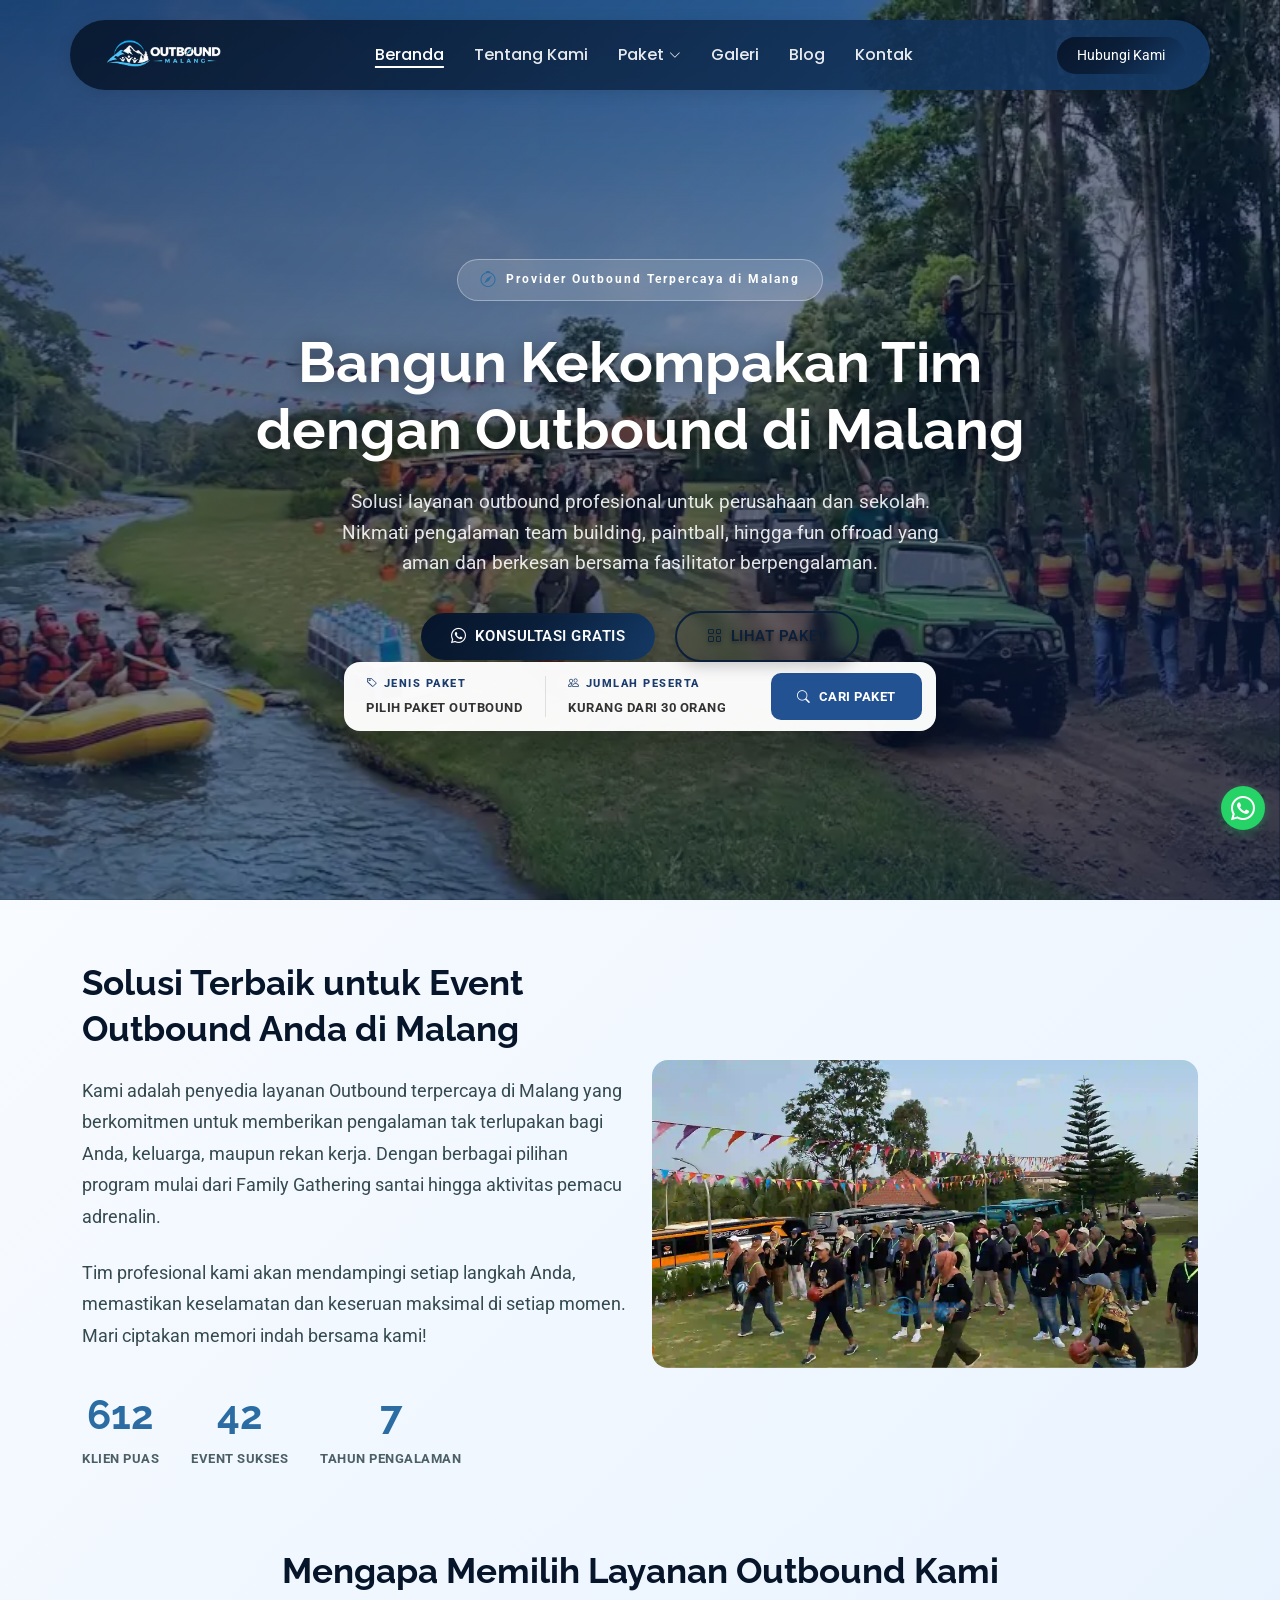
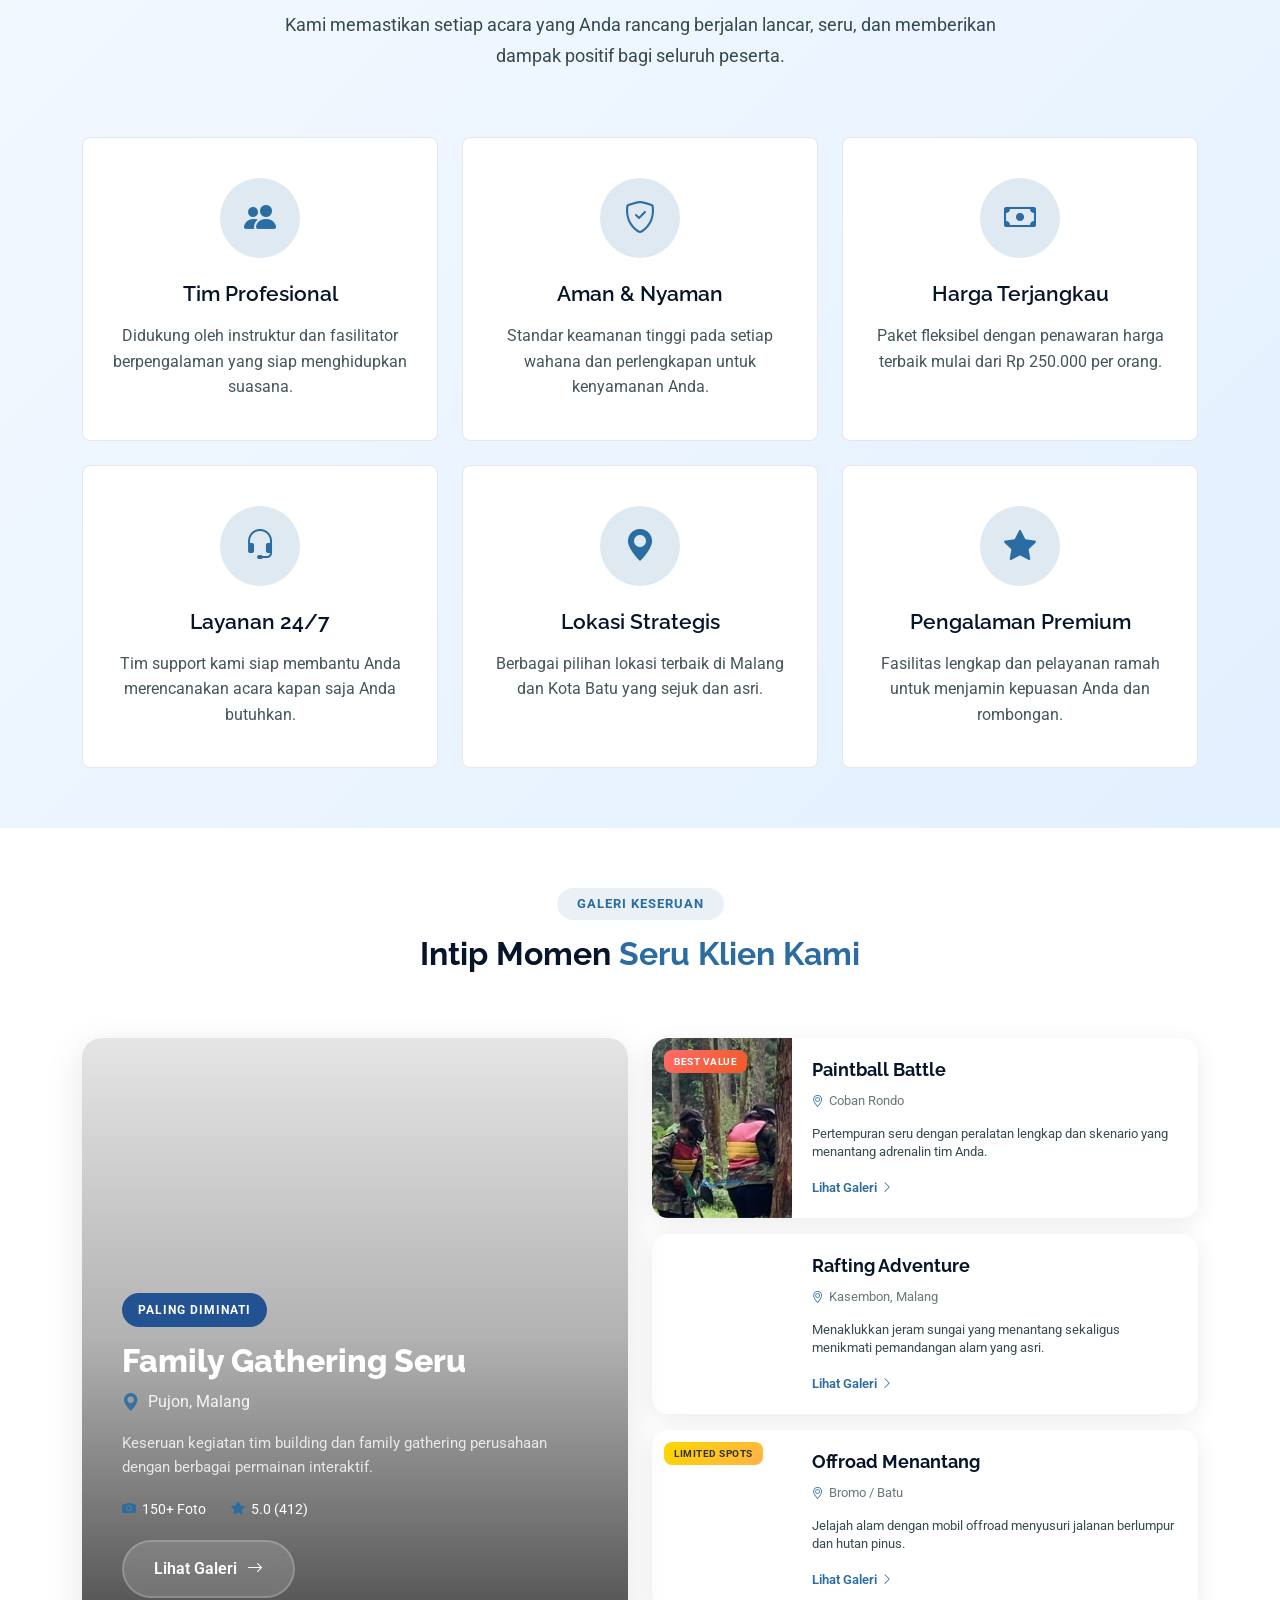
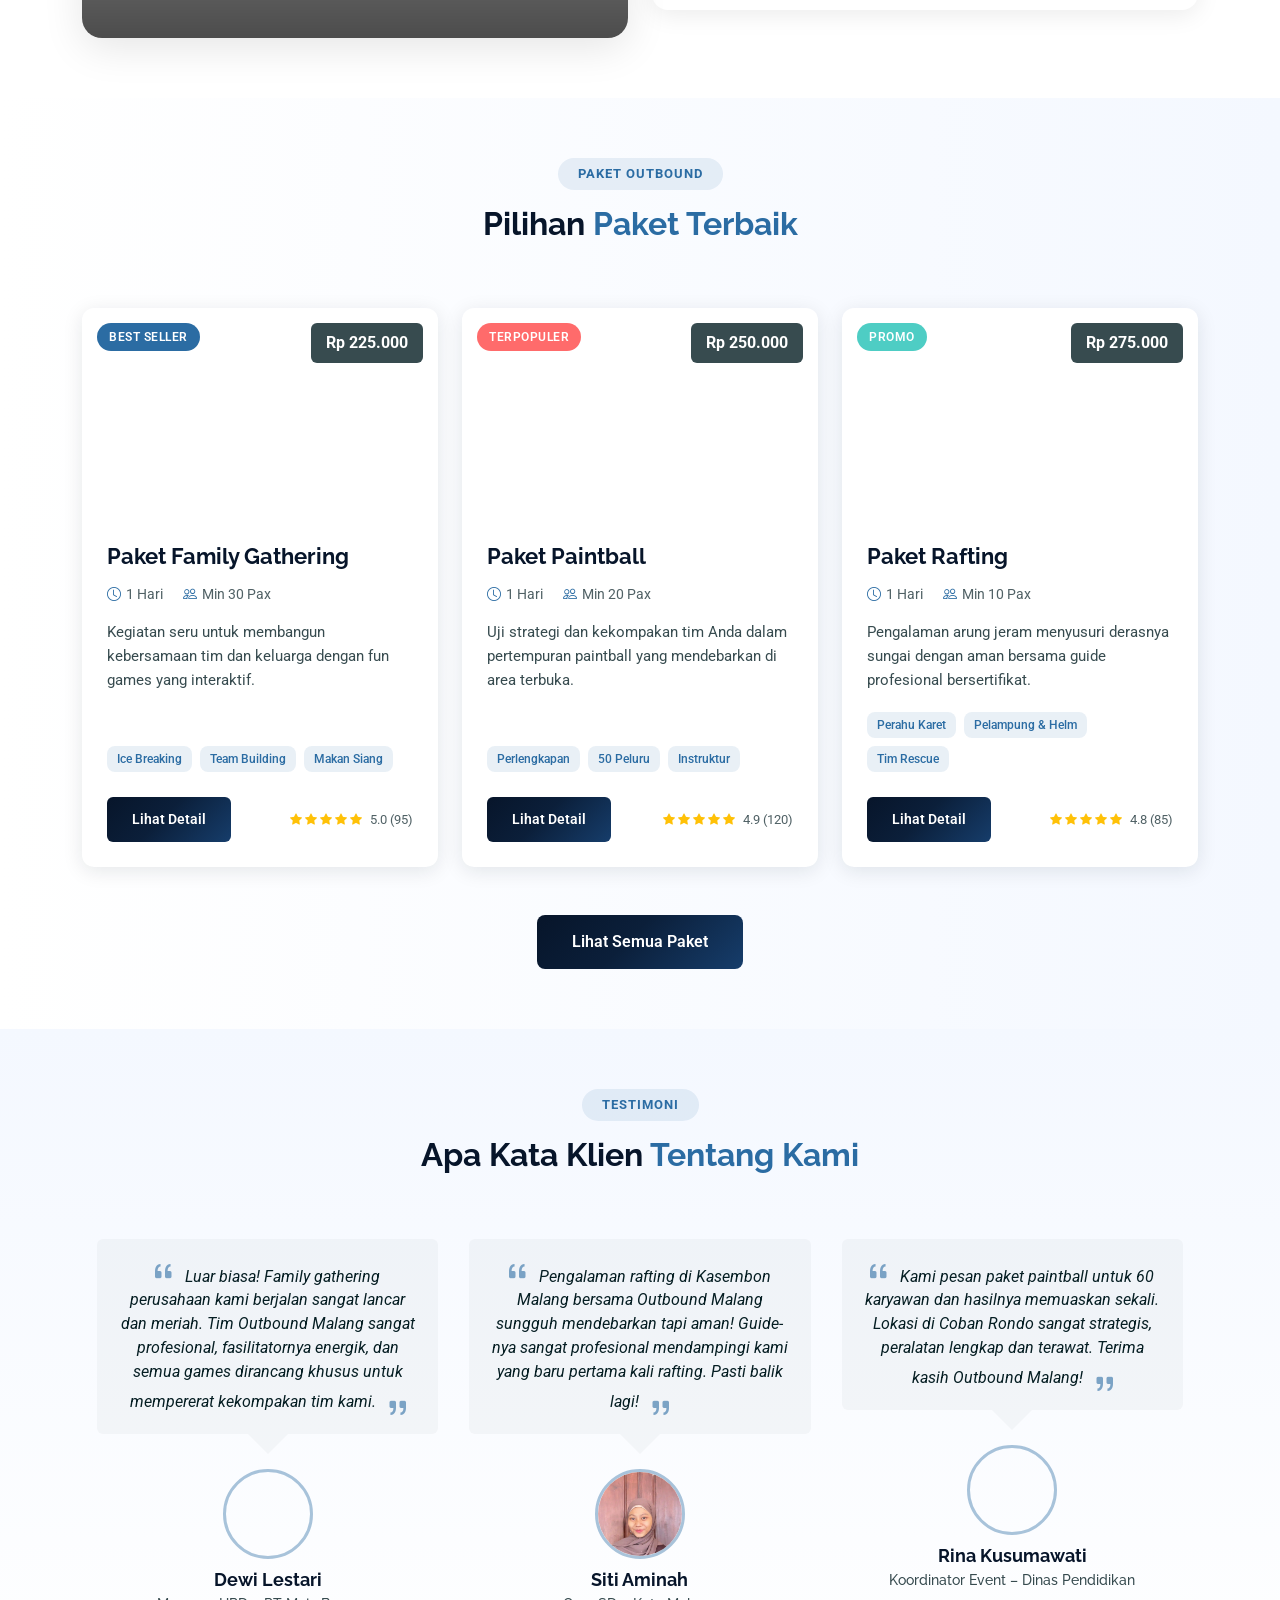
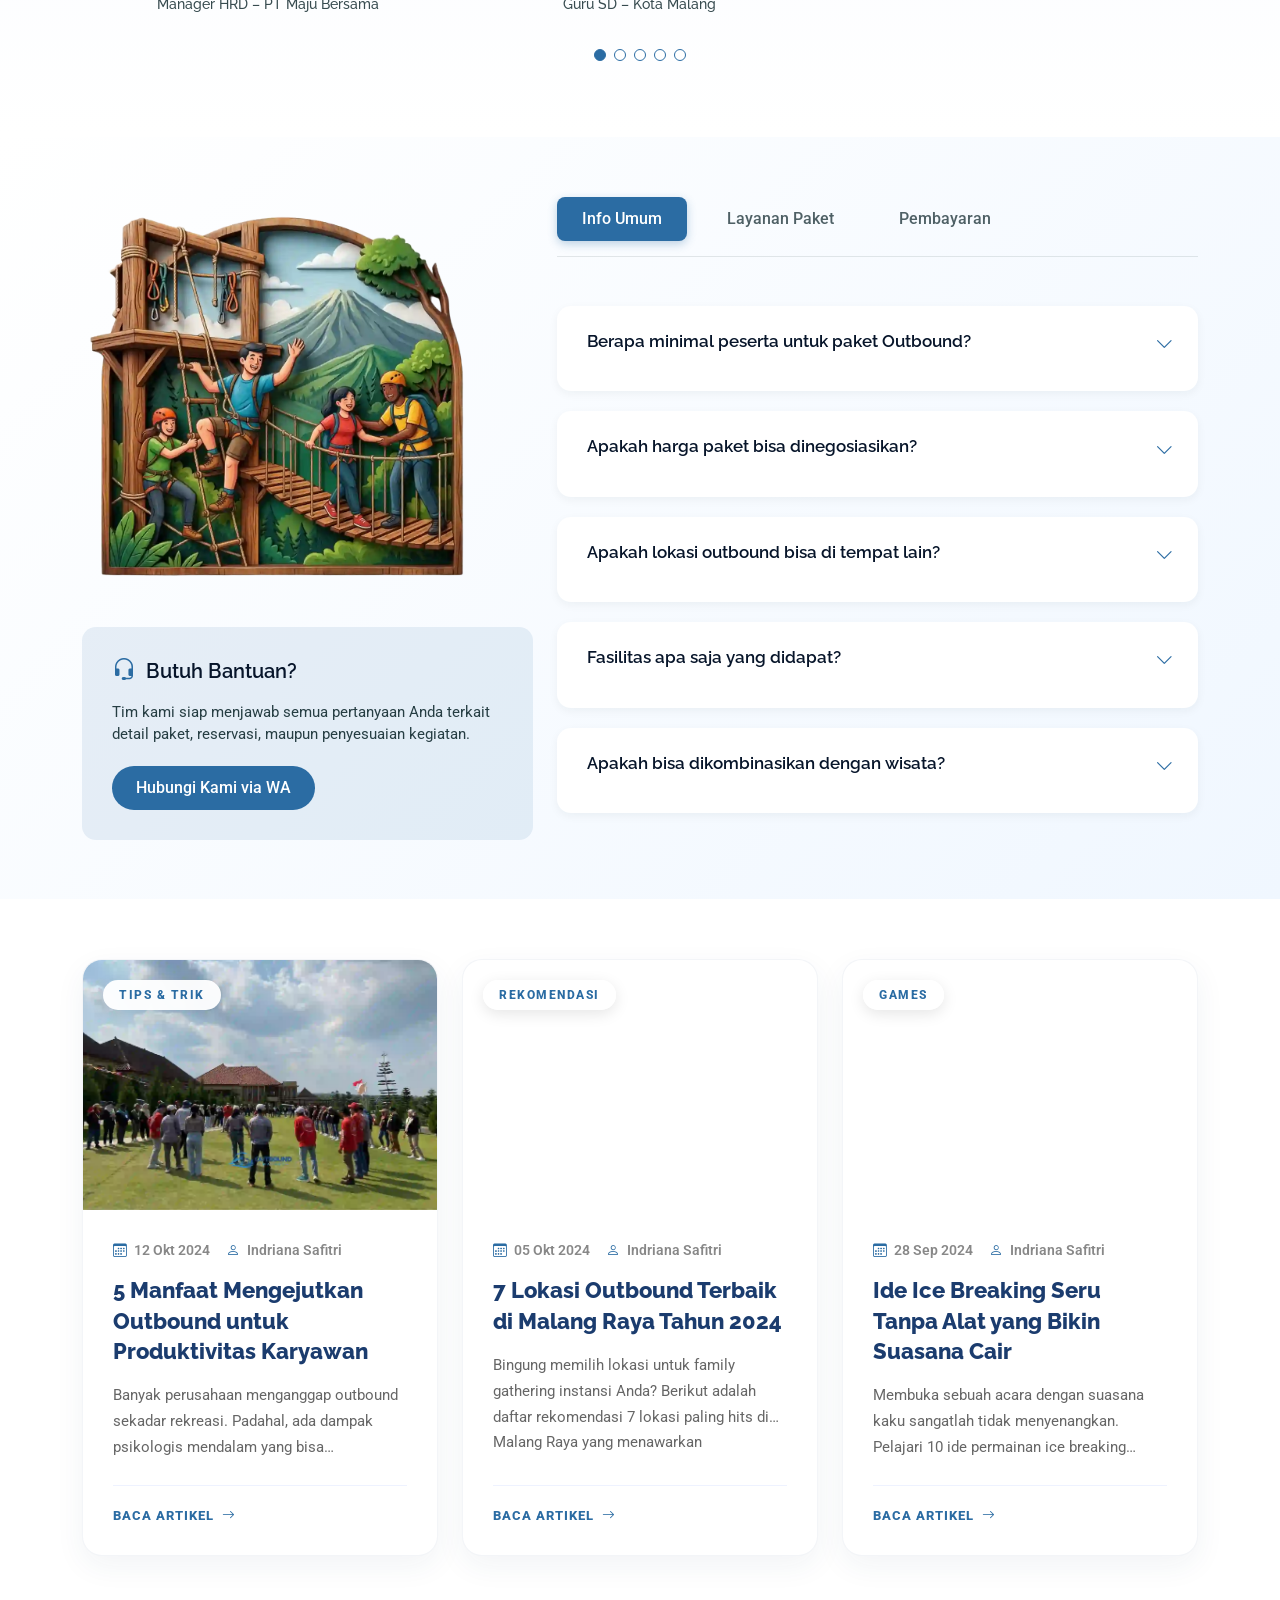
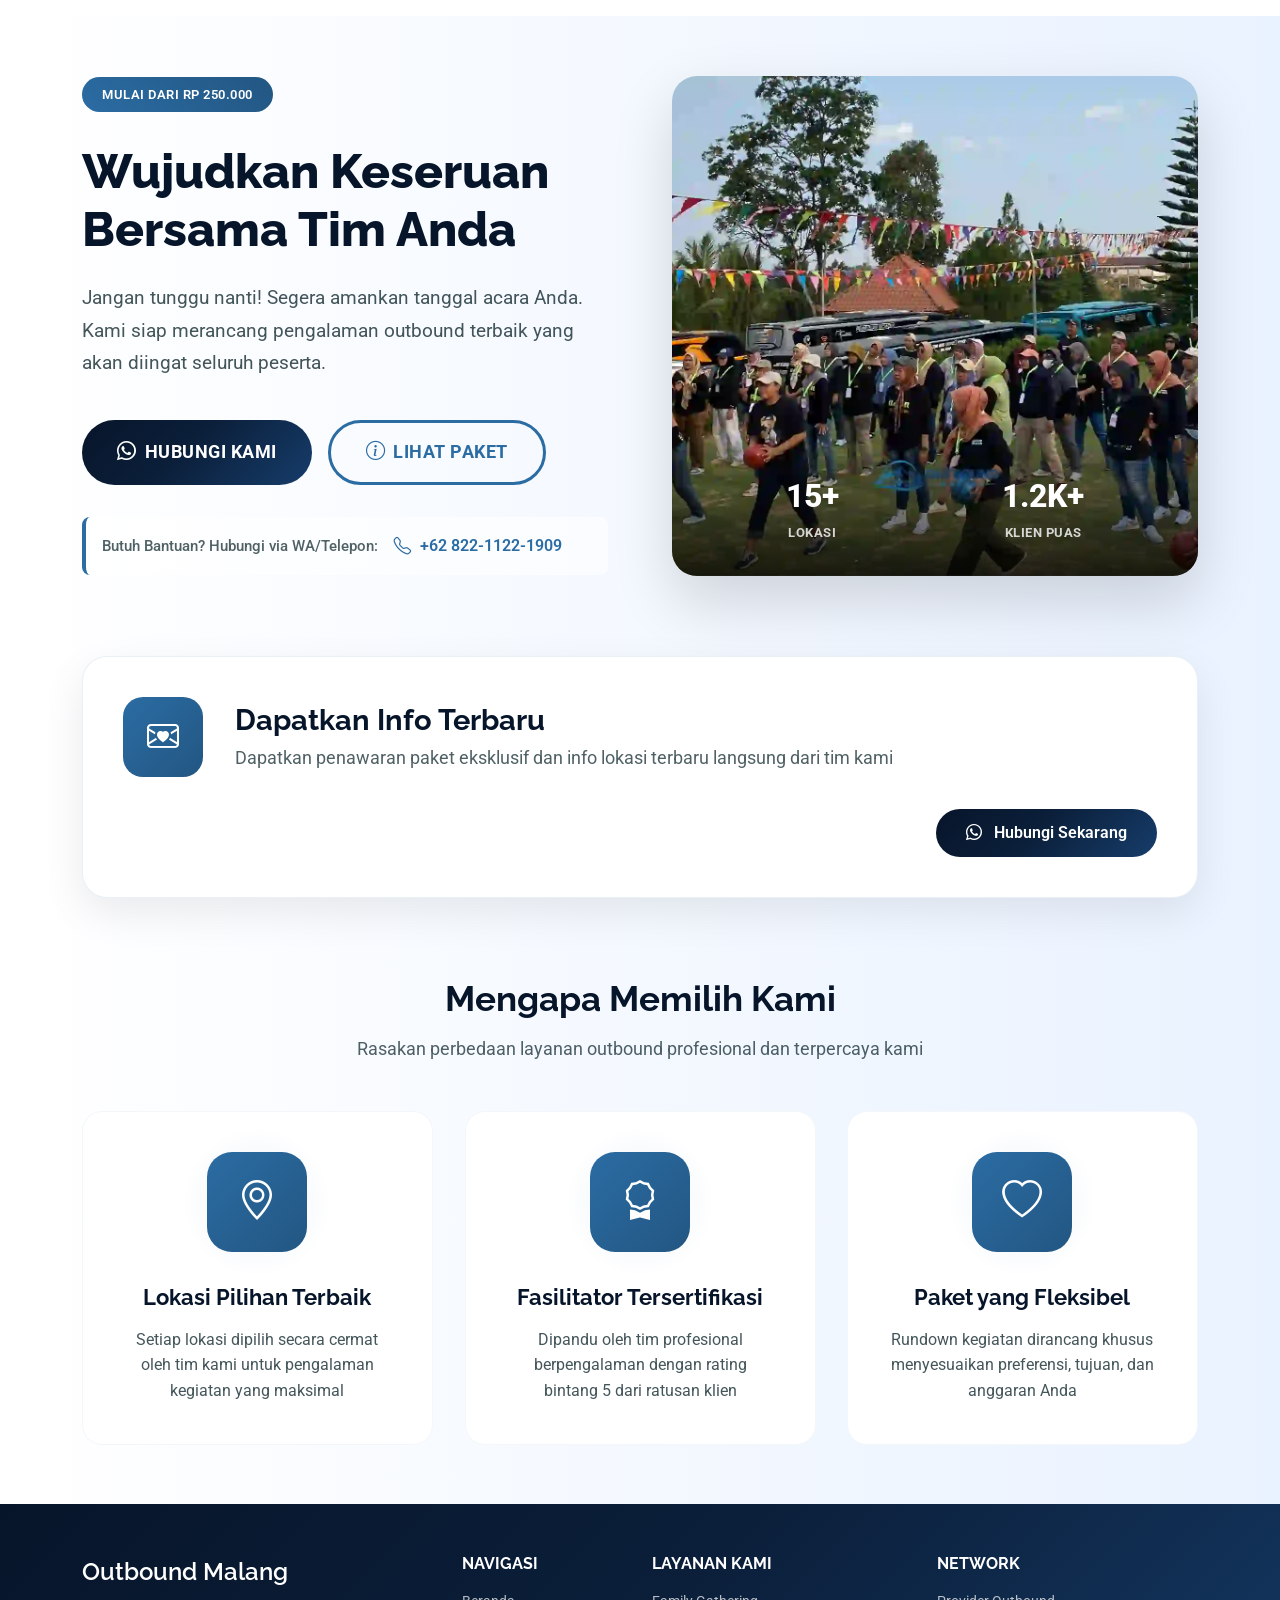
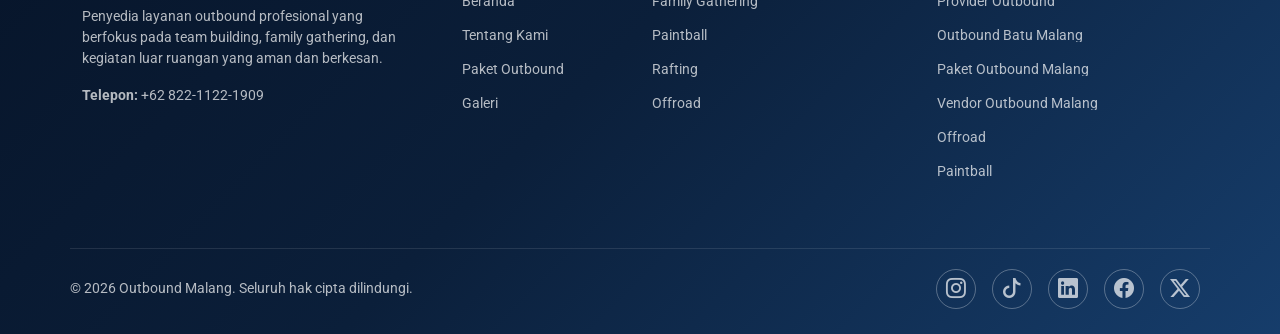
<file: index.html>
<!DOCTYPE html>
<html lang="id">

<head>
  <meta charset="utf-8">
  <meta content="width=device-width, initial-scale=1.0" name="viewport">
  <title>Paket Family Gathering & Outbound Adventure Terbaik | Outbound Malang</title>
  <meta name="description"
    content="Jasa outbound profesional di Malang. Paket outbound adventure, family gathering malang, paintball, rafting & offroad perusahaan. Mulai Rp 225.000.">
  <meta name="keywords"
    content="outbound malang, outbound adventure, family gathering malang, paket outbound malang, provider outbound malang, eo outbound malang, paket family gathering & outbound adventure terbaik">

  <meta name="robots" content="index, follow, max-image-preview:large, max-snippet:-1, max-video-preview:-1">
  <meta name="author" content="Outbound Malang">
  <link rel="canonical" href="https://outboundmalang.web.id/">

  <!-- Open Graph / Facebook -->
  <meta property="og:type" content="website">
  <meta property="og:url" content="https://outboundmalang.web.id/">
  <meta property="og:title" content="Paket Family Gathering & Outbound Adventure Terbaik | Outbound Malang">
  <meta property="og:description"
    content="Jasa outbound profesional di Malang. Paket outbound adventure, family gathering malang, paintball, rafting & offroad perusahaan. Mulai Rp 225.000.">
  <meta property="og:image"
    content="https://outboundmalang.web.id/assets/img/header/family-gathering-outbound-malang.webp">
  <meta property="og:locale" content="id_ID">
  <meta property="og:site_name" content="Outbound Malang">

  <!-- Twitter Card -->
  <meta name="twitter:card" content="summary_large_image">
  <meta name="twitter:url" content="https://outboundmalang.web.id/">
  <meta name="twitter:title" content="Paket Family Gathering & Outbound Adventure Terbaik | Outbound Malang">
  <meta name="twitter:description"
    content="Jasa outbound profesional di Malang. Paket outbound adventure, family gathering malang, paintball, rafting & offroad perusahaan. Mulai Rp 225.000.">
  <meta name="twitter:image"
    content="https://outboundmalang.web.id/assets/img/header/family-gathering-outbound-malang.webp">

  <!-- GEO Tags (Local SEO) -->
  <meta name="geo.region" content="ID-JI">
  <meta name="geo.placename" content="Malang, Jawa Timur, Indonesia">
  <meta name="geo.position" content="-7.9797;112.6304">
  <meta name="ICBM" content="-7.9797, 112.6304">

  <!-- Performance Optimizations -->
  <link rel="preconnect" href="https://fonts.googleapis.com">
  <link rel="preconnect" href="https://fonts.gstatic.com" crossorigin>

  <!-- Preload LCP Hero Image -->
  <link rel="preload" as="image" href="assets/img/gallery/outbound-malang.webp" fetchpriority="high">

  <!-- Favicons -->
  <link href="assets/img/favicon.webp" rel="icon">
  <link href="assets/img/apple-touch-icon.webp" rel="apple-touch-icon">
  <script type="application/ld+json">
  {
    "@context": "https://schema.org",
    "@graph": [
      {
        "@type": "WebSite",
        "@id": "https://outboundmalang.web.id",
        "url": "https://outboundmalang.web.id/",
        "name": "Outbound Malang",
        "inLanguage": "id-ID",
        "publisher": { "@id": "https://outboundmalang.web.id" }
      },
      {
        "@type": "Organization",
        "@id": "https://outboundmalang.web.id",
        "name": "Outbound Malang",
        "url": "https://outboundmalang.web.id/",
        "logo": {
          "@type": "ImageObject",
          "url": "https://outboundmalang.web.id/assets/img/logo.webp"
        },
        "contactPoint": {
          "@type": "ContactPoint",
          "telephone": "+6282211221909",
          "contactType": "customer service"
        }
      },
      {
        "@type": "BreadcrumbList",
        "@id": "https://outboundmalang.web.id/",
        "itemListElement": [
          {
            "@type": "ListItem",
            "position": 1,
            "name": "Beranda",
            "item": "https://outboundmalang.web.id/"
          },
          {
            "@type": "ListItem",
            "position": 2,
            "name": "Paket Family Gathering & Outbound Adventure Terbaik",
            "item": "https://outboundmalang.web.id/"
          }
        ]
      },
      {
        "@type": "LocalBusiness",
        "@id": "https://outboundmalang.web.id",
        "name": "Outbound Malang",
        "description": "Jasa outbound profesional di Malang. Paket outbound adventure, family gathering malang, paintball, rafting & offroad perusahaan. Mulai Rp 225.000.",
        "url": "https://outboundmalang.web.id/",
        "telephone": "+6282211221909",
        "email": "info@outboundmalang.web.id",
        "priceRange": "Rp 225.000 - Rp 500.000",
        "image": "https://outboundmalang.web.id/assets/img/header/family-gathering-outbound-malang.webp",
        "address": {
          "@type": "PostalAddress",
          "streetAddress": "Jl. Raya Pujon No. 12",
          "addressLocality": "Malang",
          "addressRegion": "Jawa Timur",
          "postalCode": "65152",
          "addressCountry": "ID"
        },
        "geo": {
          "@type": "GeoCoordinates",
          "latitude": -7.9797,
          "longitude": 112.6304
        },
        "aggregateRating": {
          "@type": "AggregateRating",
          "ratingValue": "4.9",
          "reviewCount": "320"
        }
      }
    ]
  }
  </script>
  <!-- Fonts: hanya weight yang dipakai (300,400,500,600,700) -->
  <link
    href="https://fonts.googleapis.com/css2?family=Roboto:wght@300;400;500;700&family=Poppins:wght@400;500;600;700&family=Raleway:wght@400;500;600;700;800&display=swap"
    rel="stylesheet">

  <!-- Vendor CSS Files: Critical -->
  <link href="assets/vendor/bootstrap/css/bootstrap.min.css" rel="stylesheet">
  <link href="assets/vendor/bootstrap-icons/bootstrap-icons.css" rel="stylesheet">

  <!-- Non-critical CSS: defer with media trick -->
  <link href="assets/vendor/aos/aos.css" rel="stylesheet" media="print" onload="this.media='all'">
  <link href="assets/vendor/swiper/swiper-bundle.min.css" rel="stylesheet" media="print" onload="this.media='all'">
  <link href="assets/vendor/glightbox/css/glightbox.min.css" rel="stylesheet" media="print" onload="this.media='all'">
  <noscript>
    <link href="assets/vendor/aos/aos.css" rel="stylesheet">
    <link href="assets/vendor/swiper/swiper-bundle.min.css" rel="stylesheet">
    <link href="assets/vendor/glightbox/css/glightbox.min.css" rel="stylesheet">
  </noscript>

  <!-- Main CSS File -->
  <link href="assets/css/main.css" rel="stylesheet">
</head>

<body class="index-page">

  <header id="header" class="header d-flex align-items-center fixed-top">
    <div
      class="header-container container-fluid container-xl position-relative d-flex align-items-center justify-content-between">

      <a href="/" class="logo d-flex align-items-center me-auto me-xl-0">
        <img src="assets/img/logo.webp" alt="Outbound Malang" class="logo-img" width="44" height="44" loading="eager">
      </a>

      <nav id="navmenu" class="navmenu">
        <ul>
          <li><a href="/" class="active">Beranda</a></li>
          <li><a href="about">Tentang Kami</a></li>
          <li class="dropdown"><a href="paket"><span>Paket</span> <i
                class="bi bi-chevron-down toggle-dropdown"></i></a>
            <ul>
              <li><a href="family-gathering">Family Gathering</a></li>
              <li><a href="paintball">Paket Paintball</a></li>
              <li><a href="rafting">Paket Rafting</a></li>
              <li><a href="offroad">Offroad</a></li>
            </ul>
          </li>
          <li><a href="gallery">Galeri</a></li>
          <li><a href="blog">Blog</a></li>
          <li><a href="contact">Kontak</a></li>
        </ul>
        <i class="mobile-nav-toggle d-xl-none bi bi-list"></i>
      </nav>

      <a class="btn-getstarted" href="https://wa.me/6282211221909" target="_blank">Hubungi Kami</a>

    </div>
  </header>

  <main class="main">

    <!-- Travel Hero Section -->
    <section id="travel-hero" class="travel-hero travel-hero-centered section dark-background">

      <div class="hero-background">
        <img src="assets/img/gallery/outbound-malang.webp"
          alt="Outbound Malang — Provider Outbound Terpercaya"
          class="hero-bg-img"
          width="1920" height="1080"
          fetchpriority="high"
          decoding="async">
        <div class="hero-overlay"></div>
      </div>

      <div class="container position-relative hero-center-content">

        <div class="hero-badge">
          <i class="bi bi-compass"></i> Provider Outbound Terpercaya di Malang
        </div>

        <div class="hero-text text-center">
          <h1 class="hero-title">Bangun Kekompakan Tim <br> dengan Outbound di Malang</h1>
          <p class="hero-subtitle">Solusi layanan outbound profesional untuk perusahaan dan sekolah. Nikmati pengalaman
            team building, paintball, hingga fun offroad yang aman dan berkesan bersama fasilitator berpengalaman.</p>
          <div class="hero-buttons">
            <a href="https://wa.me/6282211221909" target="_blank" class="btn btn-primary me-3">
              <i class="bi bi-whatsapp me-2"></i>Konsultasi Gratis
            </a>
            <a href="tours" class="btn btn-outline">
              <i class="bi bi-grid me-2"></i>Lihat Paket
            </a>
          </div>
        </div>

          <form onsubmit="event.preventDefault(); var val = document.getElementById('hero-paket').value; if(val) window.location.href = val;" class="hero-search-form">
            <div class="search-field">
              <label><i class="bi bi-tag"></i> JENIS PAKET</label>
              <select name="text" id="hero-paket" class="search-select" required="">
                <option value="">Pilih paket outbound</option>
                <option value="family-gathering">Family Gathering</option>
                <option value="paintball">Paintball</option>
                <option value="rafting">Rafting</option>
                <option value="offroad">Offroad</option>
                <option value="paket">Team Building</option>
                <option value="paket">Paket Custom</option>
              </select>
            </div>
            <div class="search-divider"></div>
            <div class="search-field">
              <label><i class="bi bi-people"></i> JUMLAH PESERTA</label>
              <select name="pax" id="hero-pax" class="search-select">
                <option value="< 30 Pax">Kurang dari 30 Orang</option>
                <option value="30-50 Pax">30 - 50 Orang</option>
                <option value="50-100 Pax">50 - 100 Orang</option>
                <option value="> 100 Pax">Lebih dari 100 Orang</option>
              </select>
            </div>
            <div class="search-btn-wrap">
              <button type="submit" class="search-submit-btn">
                <i class="bi bi-search"></i> Cari Paket
              </button>
            </div>
          </form>
        </div>

      </div>

    </section><!-- /Travel Hero Section -->

    <!-- Why Us Section -->
    <section id="why-us" class="why-us section" style="background: linear-gradient(135deg, #f8fbff 0%, #e3f0ff 100%);">

      <div class="container" data-aos="fade-up" data-aos-delay="100">

        <!-- About Us Content -->
        <div class="row align-items-center mb-5">
          <div class="col-lg-6" data-aos="fade-right" data-aos-delay="200">
            <div class="content">
              <h3>Solusi Terbaik untuk Event Outbound Anda di Malang</h3>
              <p>Kami adalah penyedia layanan Outbound terpercaya di Malang yang berkomitmen untuk memberikan pengalaman
                tak terlupakan bagi Anda, keluarga, maupun rekan kerja. Dengan berbagai pilihan program mulai dari
                Family Gathering santai hingga aktivitas pemacu adrenalin.</p>
              <p>Tim profesional kami akan mendampingi setiap langkah Anda, memastikan keselamatan dan keseruan maksimal
                di setiap momen. Mari ciptakan memori indah bersama kami!</p>
              <div class="stats-row">
                <div class="stat-item">
                  <span data-purecounter-start="0" data-purecounter-end="1200" data-purecounter-duration="2"
                    class="purecounter">0</span>
                  <div class="stat-label">Klien Puas</div>
                </div>
                <div class="stat-item">
                  <span data-purecounter-start="0" data-purecounter-end="85" data-purecounter-duration="2"
                    class="purecounter">0</span>
                  <div class="stat-label">Event Sukses</div>
                </div>
                <div class="stat-item">
                  <span data-purecounter-start="0" data-purecounter-end="15" data-purecounter-duration="2"
                    class="purecounter">0</span>
                  <div class="stat-label">Tahun Pengalaman</div>
                </div>
              </div>
            </div>
          </div>
          <div class="col-lg-6" data-aos="fade-left" data-aos-delay="300">
            <div class="about-image">
              <img src="assets/img/all-img/momen-team-building-kantor.webp" alt="Tim Outbound Malang yang Profesional"
                class="img-fluid rounded-4" loading="lazy" width="600" height="450" decoding="async">
            </div>
          </div>
        </div><!-- End About Us Content -->

        <!-- Why Choose Us -->
        <div class="why-choose-section">
          <div class="row justify-content-center">
            <div class="col-lg-8 text-center mb-5" data-aos="fade-up" data-aos-delay="100">
              <h3>Mengapa Memilih Layanan Outbound Kami</h3>
              <p>Kami memastikan setiap acara yang Anda rancang berjalan lancar, seru, dan memberikan dampak positif
                bagi seluruh peserta.</p>
            </div>
          </div>

          <div class="row g-4">
            <div class="col-lg-4 col-md-6" data-aos="fade-up" data-aos-delay="200">
              <div class="feature-card">
                <div class="feature-icon">
                  <i class="bi bi-people-fill"></i>
                </div>
                <h4>Tim Profesional</h4>
                <p>Didukung oleh instruktur dan fasilitator berpengalaman yang siap menghidupkan suasana.</p>
              </div>
            </div>

            <div class="col-lg-4 col-md-6" data-aos="fade-up" data-aos-delay="250">
              <div class="feature-card">
                <div class="feature-icon">
                  <i class="bi bi-shield-check"></i>
                </div>
                <h4>Aman &amp; Nyaman</h4>
                <p>Standar keamanan tinggi pada setiap wahana dan perlengkapan untuk kenyamanan Anda.</p>
              </div>
            </div>

            <div class="col-lg-4 col-md-6" data-aos="fade-up" data-aos-delay="300">
              <div class="feature-card">
                <div class="feature-icon">
                  <i class="bi bi-cash"></i>
                </div>
                <h4>Harga Terjangkau</h4>
                <p>Paket fleksibel dengan penawaran harga terbaik mulai dari Rp 250.000 per orang.</p>
              </div>
            </div>

            <div class="col-lg-4 col-md-6" data-aos="fade-up" data-aos-delay="350">
              <div class="feature-card">
                <div class="feature-icon">
                  <i class="bi bi-headset"></i>
                </div>
                <h4>Layanan 24/7</h4>
                <p>Tim support kami siap membantu Anda merencanakan acara kapan saja Anda butuhkan.</p>
              </div>
            </div>

            <div class="col-lg-4 col-md-6" data-aos="fade-up" data-aos-delay="400">
              <div class="feature-card">
                <div class="feature-icon">
                  <i class="bi bi-geo-alt-fill"></i>
                </div>
                <h4>Lokasi Strategis</h4>
                <p>Berbagai pilihan lokasi terbaik di Malang dan Kota Batu yang sejuk dan asri.</p>
              </div>
            </div>

            <div class="col-lg-4 col-md-6" data-aos="fade-up" data-aos-delay="450">
              <div class="feature-card">
                <div class="feature-icon">
                  <i class="bi bi-star-fill"></i>
                </div>
                <h4>Pengalaman Premium</h4>
                <p>Fasilitas lengkap dan pelayanan ramah untuk menjamin kepuasan Anda dan rombongan.</p>
              </div>
            </div>
          </div><!-- End Features Grid -->
        </div><!-- End Why Choose Us -->

      </div>

    </section><!-- /Why Us Section -->

    <!-- Featured Destinations Section -->
    <section id="featured-destinations" class="featured-destinations section">

      <!-- Section Title -->
      <div class="container section-title" data-aos="fade-up">
        <h2>Galeri Keseruan</h2>
        <div><span>Intip Momen</span> <span class="description-title">Seru Klien Kami</span></div>
      </div><!-- End Section Title -->

      <div class="container" data-aos="fade-up" data-aos-delay="100">

        <div class="row">

          <div class="col-lg-6" data-aos="zoom-in" data-aos-delay="200">
            <div class="featured-destination">
              <div class="destination-overlay">
                <img src="assets/img/all-img/keseruan-team-building-kantor.webp" alt="Keseruan Family Gathering dan Team Building Malang"
                  class="img-fluid" loading="lazy" width="600" height="450" decoding="async">
                <div class="destination-info">
                  <span class="destination-tag">Paling Diminati</span>
                  <h3>Family Gathering Seru</h3>
                  <p class="location"><i class="bi bi-geo-alt-fill"></i> Pujon, Malang</p>
                  <p class="description">Keseruan kegiatan tim building dan family gathering perusahaan dengan berbagai
                    permainan interaktif.</p>
                  <div class="destination-meta">
                    <div class="tours-count">
                      <i class="bi bi-camera-fill"></i>
                      <span>150+ Foto</span>
                    </div>
                    <div class="rating">
                      <i class="bi bi-star-fill"></i>
                      <span>5.0 (412)</span>
                    </div>
                  </div>
                  <a href="gallery" class="explore-btn">
                    <span>Lihat Galeri</span>
                    <i class="bi bi-arrow-right"></i>
                  </a>
                </div>
              </div>
            </div>
          </div>

          <div class="col-lg-6">
            <div class="row g-3">

              <div class="col-12" data-aos="fade-left" data-aos-delay="300">
                <div class="compact-destination">
                  <div class="destination-image">
                    <img src="assets/img/all-img/aksi-paintball-outdoor-malang.webp" alt="Aksi Paintball Outdoor Malang"
                      class="img-fluid" loading="lazy" width="300" height="200" decoding="async">
                    <div class="badge-offer">Best Value</div>
                  </div>
                  <div class="destination-details">
                    <h4>Paintball Battle</h4>
                    <p class="location"><i class="bi bi-geo-alt"></i> Coban Rondo</p>
                    <p class="brief">Pertempuran seru dengan peralatan lengkap dan skenario yang menantang adrenalin tim
                      Anda.</p>
                    <a href="gallery" class="quick-link">Lihat Galeri <i class="bi bi-chevron-right"></i></a>
                  </div>
                </div>
              </div>

              <div class="col-12" data-aos="fade-left" data-aos-delay="400">
                <div class="compact-destination">
                  <div class="destination-image">
                    <img src="assets/img/all-img/kelompok-menikmati-rafting-malang.webp" alt="Kelompok Menikmati Rafting Kasembon Malang"
                      class="img-fluid" loading="lazy" width="300" height="200" decoding="async">
                  </div>
                  <div class="destination-details">
                    <h4>Rafting Adventure</h4>
                    <p class="location"><i class="bi bi-geo-alt"></i> Kasembon, Malang</p>
                    <p class="brief">Menaklukkan jeram sungai yang menantang sekaligus menikmati pemandangan alam yang
                      asri.</p>
                    <a href="gallery" class="quick-link">Lihat Galeri <i class="bi bi-chevron-right"></i></a>
                  </div>
                </div>
              </div>

              <div class="col-12" data-aos="fade-left" data-aos-delay="500">
                <div class="compact-destination">
                  <div class="destination-image">
                    <img src="assets/img/all-img/liburan-offroad-batu-malang.webp" alt="Offroad Batu Malang"
                      class="img-fluid" loading="lazy" width="300" height="200" decoding="async">
                    <div class="badge-offer limited">Limited Spots</div>
                  </div>
                  <div class="destination-details">
                    <h4>Offroad Menantang</h4>
                    <p class="location"><i class="bi bi-geo-alt"></i> Bromo / Batu</p>
                    <p class="brief">Jelajah alam dengan mobil offroad menyusuri jalanan berlumpur dan hutan pinus.</p>
                    <a href="gallery" class="quick-link">Lihat Galeri <i class="bi bi-chevron-right"></i></a>
                  </div>
                </div>
              </div>

            </div>
          </div>

        </div>

      </div>

    </section><!-- /Featured Destinations Section -->

    <!-- Featured Tours Section -->
    <section id="featured-tours" class="featured-tours section"
      style="background: linear-gradient(to right, #ffffff, #f4f8ff);">

      <!-- Section Title -->
      <div class="container section-title" data-aos="fade-up">
        <h2>Paket Outbound</h2>
        <div><span>Pilihan</span> <span class="description-title">Paket Terbaik</span></div>
      </div><!-- End Section Title -->

      <div class="container" data-aos="fade-up" data-aos-delay="100">

        <div class="row gy-4 align-items-stretch">
          <div class="col-lg-4 col-md-6 d-flex" data-aos="fade-up" data-aos-delay="200">
            <div class="tour-card w-100">
              <div class="tour-image">
                <img src="assets/img/header/family-gathering-outbound-malang.webp" alt="Paket Family Gathering Malang"
                  class="img-fluid" loading="lazy" width="400" height="280" decoding="async">
                <div class="tour-badge">Best Seller</div>
                <div class="tour-price">Rp 225.000</div>
              </div>
              <div class="tour-content">
                <h4>Paket Family Gathering</h4>
                <div class="tour-meta">
                  <span class="duration"><i class="bi bi-clock"></i> 1 Hari</span>
                  <span class="group-size"><i class="bi bi-people"></i> Min 30 Pax</span>
                </div>
                <p>Kegiatan seru untuk membangun kebersamaan tim dan keluarga dengan fun games yang interaktif.</p>
                <div class="tour-highlights">
                  <span>Ice Breaking</span>
                  <span>Team Building</span>
                  <span>Makan Siang</span>
                </div>
                <div class="tour-action">
                  <a href="family-gathering" class="btn-book">Lihat Detail</a>
                  <div class="tour-rating">
                    <i class="bi bi-star-fill"></i>
                    <i class="bi bi-star-fill"></i>
                    <i class="bi bi-star-fill"></i>
                    <i class="bi bi-star-fill"></i>
                    <i class="bi bi-star-fill"></i>
                    <span>5.0 (95)</span>
                  </div>
                </div>
              </div>
            </div>
          </div><!-- End Tour Item -->

          <div class="col-lg-4 col-md-6 d-flex" data-aos="fade-up" data-aos-delay="300">
            <div class="tour-card w-100">
              <div class="tour-image">
                <img src="assets/img/header/paintball-outbound-malang.webp" alt="Paket Paintball Malang" class="img-fluid"
                  loading="lazy" width="400" height="280" decoding="async">
                <div class="tour-badge limited">Terpopuler</div>
                <div class="tour-price">Rp 250.000</div>
              </div>
              <div class="tour-content">
                <h4>Paket Paintball</h4>
                <div class="tour-meta">
                  <span class="duration"><i class="bi bi-clock"></i> 1 Hari</span>
                  <span class="group-size"><i class="bi bi-people"></i> Min 20 Pax</span>
                </div>
                <p>Uji strategi dan kekompakan tim Anda dalam pertempuran paintball yang mendebarkan di area terbuka.
                </p>
                <div class="tour-highlights">
                  <span>Perlengkapan</span>
                  <span>50 Peluru</span>
                  <span>Instruktur</span>
                </div>
                <div class="tour-action">
                  <a href="paintball" class="btn-book">Lihat Detail</a>
                  <div class="tour-rating">
                    <i class="bi bi-star-fill"></i>
                    <i class="bi bi-star-fill"></i>
                    <i class="bi bi-star-fill"></i>
                    <i class="bi bi-star-fill"></i>
                    <i class="bi bi-star-fill"></i>
                    <span>4.9 (120)</span>
                  </div>
                </div>
              </div>
            </div>
          </div><!-- End Tour Item -->

          <div class="col-lg-4 col-md-6 d-flex" data-aos="fade-up" data-aos-delay="400">
            <div class="tour-card w-100">
              <div class="tour-image">
                <img src="assets/img/header/rafting-outbound-malang.webp" alt="Paket Rafting Kasembon Malang" class="img-fluid"
                  loading="lazy" width="400" height="280" decoding="async">
                <div class="tour-badge new">Promo</div>
                <div class="tour-price">Rp 275.000</div>
              </div>
              <div class="tour-content">
                <h4>Paket Rafting</h4>
                <div class="tour-meta">
                  <span class="duration"><i class="bi bi-clock"></i> 1 Hari</span>
                  <span class="group-size"><i class="bi bi-people"></i> Min 10 Pax</span>
                </div>
                <p>Pengalaman arung jeram menyusuri derasnya sungai dengan aman bersama guide profesional bersertifikat.
                </p>
                <div class="tour-highlights">
                  <span>Perahu Karet</span>
                  <span>Pelampung & Helm</span>
                  <span>Tim Rescue</span>
                </div>
                <div class="tour-action">
                  <a href="rafting" class="btn-book">Lihat Detail</a>
                  <div class="tour-rating">
                    <i class="bi bi-star-fill"></i>
                    <i class="bi bi-star-fill"></i>
                    <i class="bi bi-star-fill"></i>
                    <i class="bi bi-star-fill"></i>
                    <i class="bi bi-star-fill"></i>
                    <span>4.8 (85)</span>
                  </div>
                </div>
              </div>
            </div>
          </div><!-- End Tour Item -->

        </div>

        <div class="text-center mt-5" data-aos="fade-up" data-aos-delay="500">
          <a href="paket" class="btn-view-all">Lihat Semua Paket</a>
        </div>

      </div>

    </section><!-- /Featured Tours Section -->


    <!-- Testimonials Home Section -->
    <section id="testimonials-home" class="testimonials-home section"
      style="background: linear-gradient(180deg, #f4f8ff 0%, #ffffff 100%);">

      <!-- Section Title -->
      <div class="container section-title" data-aos="fade-up">
        <h2>Testimoni</h2>
        <div><span>Apa Kata Klien</span> <span class="description-title">Tentang Kami</span></div>
      </div><!-- End Section Title -->

      <div class="container" data-aos="fade-up" data-aos-delay="100">

        <div class="swiper init-swiper">
          <script type="application/json" class="swiper-config">
            {
              "loop": true,
              "speed": 600,
              "autoplay": {
                "delay": 5000
              },
              "slidesPerView": "auto",
              "pagination": {
                "el": ".swiper-pagination",
                "type": "bullets",
                "clickable": true
              },
              "breakpoints": {
                "320": {
                  "slidesPerView": 1,
                  "spaceBetween": 40
                },
                "1200": {
                  "slidesPerView": 3,
                  "spaceBetween": 1
                }
              }
            }
          </script>
          <div class="swiper-wrapper">

            <div class="swiper-slide">
              <div class="testimonial-item">
                <p>
                  <i class="bi bi-quote quote-icon-left"></i>
                  <span>Luar biasa! Family gathering perusahaan kami berjalan sangat lancar dan meriah. Tim Outbound
                    Malang sangat profesional, fasilitatornya energik, dan semua games dirancang khusus untuk mempererat
                    kekompakan tim kami.</span>
                  <i class="bi bi-quote quote-icon-right"></i>
                </p>
                <img src="assets/img/person/anggunly.webp" class="testimonial-img" alt="Dewi Lestari" loading="lazy" width="60" height="60" decoding="async">
                <h3>Dewi Lestari</h3>
                <h4>Manager HRD – PT Maju Bersama</h4>
              </div>
            </div><!-- End testimonial item -->

            <div class="swiper-slide">
              <div class="testimonial-item">
                <p>
                  <i class="bi bi-quote quote-icon-left"></i>
                  <span>Pengalaman rafting di Kasembon Malang bersama Outbound Malang sungguh mendebarkan tapi aman!
                    Guide-nya sangat profesional mendampingi kami yang baru pertama kali rafting. Pasti balik
                    lagi!</span>
                  <i class="bi bi-quote quote-icon-right"></i>
                </p>
                <img src="assets/img/person/hawaaa.webp" class="testimonial-img" alt="Siti Aminah" loading="lazy" width="60" height="60" decoding="async">
                <h3>Siti Aminah</h3>
                <h4>Guru SD – Kota Malang</h4>
              </div>
            </div><!-- End testimonial item -->

            <div class="swiper-slide">
              <div class="testimonial-item">
                <p>
                  <i class="bi bi-quote quote-icon-left"></i>
                  <span>Kami pesan paket paintball untuk 60 karyawan dan hasilnya memuaskan sekali. Lokasi di Coban
                    Rondo sangat strategis, peralatan lengkap dan terawat. Terima kasih Outbound Malang!</span>
                  <i class="bi bi-quote quote-icon-right"></i>
                </p>
                <img src="assets/img/person/megameii.webp" class="testimonial-img" alt="Rina Kusumawati" loading="lazy" width="60" height="60" decoding="async">
                <h3>Rina Kusumawati</h3>
                <h4>Koordinator Event – Dinas Pendidikan</h4>
              </div>
            </div><!-- End testimonial item -->

            <div class="swiper-slide">
              <div class="testimonial-item">
                <p>
                  <i class="bi bi-quote quote-icon-left"></i>
                  <span>Offroad di Bromo bersama tim Outbound Malang adalah pengalaman yang tidak terlupakan. Jeep-nya
                    terawat, supirnya ramah dan berpengalaman, pemandangan alamnya spektakuler. Sangat worth it!</span>
                  <i class="bi bi-quote quote-icon-right"></i>
                </p>
                <img src="assets/img/person/meimeii.webp" class="testimonial-img" alt="Siska Wulandari" loading="lazy" width="60" height="60" decoding="async">
                <h3>Siska Wulandari</h3>
                <h4>Pemilik Usaha – Kota Batu</h4>
              </div>
            </div><!-- End testimonial item -->

            <div class="swiper-slide">
              <div class="testimonial-item">
                <p>
                  <i class="bi bi-quote quote-icon-left"></i>
                  <span>Sudah dua kali menggunakan jasa Outbound Malang untuk acara kantor kami, dan keduanya selalu
                    memuaskan. Harga transparan, pelayanan ramah, dan hasilnya selalu melebihi ekspektasi kami.</span>
                  <i class="bi bi-quote quote-icon-right"></i>
                </p>
                <img src="assets/img/person/nadinnn.webp" class="testimonial-img" alt="Nadia Putri" loading="lazy" width="60" height="60" decoding="async">
                <h3>Nadia Putri</h3>
                <h4>Direktur Operasional – Perusahaan Logistik</h4>
              </div>
            </div><!-- End testimonial item -->

          </div>
          <div class="swiper-pagination"></div>
        </div>

      </div>

    </section><!-- /Testimonials Home Section -->

    <section id="faq" class="faq section" style="background: linear-gradient(135deg, #ffffff 0%, #f0f7ff 100%);">

      <div class="container" data-aos="fade-up" data-aos-delay="100">

        <div class="row align-items-start gy-4">
          <div class="col-lg-5" data-aos="fade-up" data-aos-delay="200">
            <div class="faq-sidebar">
              <div class="faq-image">
                <img src="assets/img/header/ilustrasi-outbound-malang.webp" alt="FAQ Outbound Malang" class="img-fluid"
                  loading="lazy" width="400" height="350" decoding="async">
              </div>
              <div class="contact-box">
                <h3><i class="bi bi-headset"></i> Butuh Bantuan?</h3>
                <p>Tim kami siap menjawab semua pertanyaan Anda terkait detail paket, reservasi, maupun penyesuaian
                  kegiatan.</p>
                <a href="#" class="btn-contact">Hubungi Kami via WA</a>
              </div>
            </div>
          </div>

          <div class="col-lg-7">
            <div class="faq-tabs">
              <ul class="nav nav-pills mb-4" id="faqTabs-faq" role="tablist" data-aos="fade-up" data-aos-delay="100">
                <li class="nav-item" role="presentation">
                  <button class="nav-link active" id="general-tab-faq" data-bs-toggle="pill"
                    data-bs-target="#general-faq-faq" type="button" role="tab" aria-controls="general-faq-faq"
                    aria-selected="true">Info Umum</button>
                </li>
                <li class="nav-item" role="presentation">
                  <button class="nav-link" id="account-tab-faq" data-bs-toggle="pill" data-bs-target="#account-faq-faq"
                    type="button" role="tab" aria-controls="account-faq-faq" aria-selected="false">Layanan
                    Paket</button>
                </li>
                <li class="nav-item" role="presentation">
                  <button class="nav-link" id="payment-tab-faq" data-bs-toggle="pill" data-bs-target="#payment-faq-faq"
                    type="button" role="tab" aria-controls="payment-faq-faq" aria-selected="false">Pembayaran</button>
                </li>
              </ul>

              <div class="tab-content" id="faqTabsContent-faq">
                <div class="tab-pane fade show active" id="general-faq-faq" role="tabpanel"
                  aria-labelledby="general-tab-faq">
                  <div class="accordion" id="generalAccordion-faq">
                    <div class="faq-item" data-aos="fade-up" data-aos-delay="150">
                      <h3>Berapa minimal peserta untuk paket Outbound?</h3>
                      <div class="faq-content">
                        <p>Untuk mendapatkan harga terbaik sesuai paket, kami menyarankan minimal 30 peserta. Namun,
                          kami juga melayani grup kecil mulai dari 10-20 orang dengan penyesuaian harga.</p>
                      </div>
                      <i class="bi bi-chevron-down faq-toggle"></i>
                    </div><!-- End FAQ Item-->

                    <div class="faq-item" data-aos="fade-up" data-aos-delay="200">
                      <h3>Apakah harga paket bisa dinegosiasikan?</h3>
                      <div class="faq-content">
                        <p>Harga paket kami sangat fleksibel. Anda bisa berkonsultasi dengan kami untuk menyesuaikan
                          rundown, menu makanan, dan jenis fasilitas agar sesuai dengan budget instansi Anda.</p>
                      </div>
                      <i class="bi bi-chevron-down faq-toggle"></i>
                    </div><!-- End FAQ Item-->

                    <div class="faq-item" data-aos="fade-up" data-aos-delay="250">
                      <h3>Apakah lokasi outbound bisa di tempat lain?</h3>
                      <div class="faq-content">
                        <p>Sangat bisa! Kami bekerja sama dengan lebih dari 20 lokasi di Malang Raya (Batu, Pujon, Coban
                          Rondo, Pantai Selatan, dll). Jika Anda memiliki lokasi sendiri, tim kami juga bisa datang ke
                          lokasi Anda.</p>
                      </div>
                      <i class="bi bi-chevron-down faq-toggle"></i>
                    </div><!-- End FAQ Item-->

                    <div class="faq-item" data-aos="fade-up" data-aos-delay="300">
                      <h3>Fasilitas apa saja yang didapat?</h3>
                      <div class="faq-content">
                        <p>Fasilitas standar kami meliputi tiket masuk lokasi, makan siang, snack, air mineral,
                          dokumentasi, perlengkapan games, P3K, asuransi, dan trainer tersertifikasi.</p>
                      </div>
                      <i class="bi bi-chevron-down faq-toggle"></i>
                    </div><!-- End FAQ Item-->

                    <div class="faq-item" data-aos="fade-up" data-aos-delay="350">
                      <h3>Apakah bisa dikombinasikan dengan wisata?</h3>
                      <div class="faq-content">
                        <p>Tentu. Banyak klien kami yang memilih paket 2 Hari 1 Malam untuk menggabungkan kegiatan
                          outbound di hari pertama dan wisata kota/alam di hari kedua.</p>
                      </div>
                      <i class="bi bi-chevron-down faq-toggle"></i>
                    </div><!-- End FAQ Item-->
                  </div>
                </div>

                <div class="tab-pane fade" id="account-faq-faq" role="tabpanel" aria-labelledby="account-tab-faq">
                  <div class="accordion" id="accountAccordion-faq">
                    <div class="faq-item" data-aos="fade-up" data-aos-delay="150">
                      <h3>Apakah bisa menyesuaikan fasilitas paket?</h3>
                      <div class="faq-content">
                        <p>Tentu bisa. Anda dapat menghubungi tim kami untuk menyesuaikan jenis kegiatan, durasi,
                          makanan, hingga transportasi sesuai anggaran.</p>
                      </div>
                      <i class="bi bi-chevron-down faq-toggle"></i>
                    </div><!-- End FAQ Item-->

                    <div class="faq-item" data-aos="fade-up" data-aos-delay="200">
                      <h3>Apakah asuransi disediakan?</h3>
                      <div class="faq-content">
                        <p>Kami selalu mengutamakan keselamatan. Semua paket dengan risiko tertentu (seperti rafting dan
                          offroad) sudah dilengkapi dengan asuransi standar kegiatan alam bebas.</p>
                      </div>
                      <i class="bi bi-chevron-down faq-toggle"></i>
                    </div><!-- End FAQ Item-->
                  </div>
                </div>

                <div class="tab-pane fade" id="payment-faq-faq" role="tabpanel" aria-labelledby="payment-tab-faq">
                  <div class="accordion" id="paymentAccordion-faq">
                    <div class="faq-item" data-aos="fade-up" data-aos-delay="150">
                      <h3>Metode pembayaran apa saja yang tersedia?</h3>
                      <div class="faq-content">
                        <p>Kami menerima pembayaran melalui transfer antar bank (BCA, Mandiri, BNI, BRI) atau
                          menggunakan e-wallet (OVO, Gopay).</p>
                      </div>
                      <i class="bi bi-chevron-down faq-toggle"></i>
                    </div><!-- End FAQ Item-->

                    <div class="faq-item" data-aos="fade-up" data-aos-delay="200">
                      <h3>Kapan saya harus melunasi pembayaran?</h3>
                      <div class="faq-content">
                        <p>Uang muka (DP) sebesar 30% dibayarkan saat pemesanan untuk mengamankan jadwal, dan sisa
                          pembayaran wajib dilunasi maksimal H-3 sebelum pelaksanaan kegiatan.</p>
                      </div>
                      <i class="bi bi-chevron-down faq-toggle"></i>
                    </div><!-- End FAQ Item-->

                    <div class="faq-item" data-aos="fade-up" data-aos-delay="250">
                      <h3>Apakah DP bisa dikembalikan jika batal?</h3>
                      <div class="faq-content">
                        <p>Kebijakan refund berlaku jika pembatalan dilakukan minimal H-14. Jika dilakukan di bawah itu,
                          maka DP akan hangus sesuai dengan syarat dan ketentuan yang berlaku.</p>
                      </div>
                      <i class="bi bi-chevron-down faq-toggle"></i>
                    </div><!-- End FAQ Item-->
                  </div>
                </div>
              </div>
            </div>
          </div>
        </div>

      </div>

    </section><!-- /Faq Section -->

    <section id="blog-posts" class="blog-posts section">

      <div class="container" data-aos="fade-up" data-aos-delay="100">

        <div class="row gy-5 align-items-stretch">

          <!-- Card 1 -->
          <div class="col-lg-4 col-md-6 d-flex" data-aos="fade-up" data-aos-delay="100">
            <a href="artikel-manfaat-outbound" class="article-card w-100">
              <div class="article-img-wrap">
                <span class="article-category">Tips &amp; Trik</span>
                <img src="assets/img/all-img/kegiatan-corporate-gathering-malang.webp" alt="Manfaat Outbound untuk Produktivitas" loading="lazy" width="400" height="250" decoding="async">
              </div>
              <div class="article-content">
                <div class="article-meta">
                  <span><i class="bi bi-calendar3"></i> 12 Okt 2024</span>
                  <span><i class="bi bi-person"></i> Indriana Safitri</span>
                </div>
                <h2 class="article-title">5 Manfaat Mengejutkan Outbound untuk Produktivitas Karyawan</h2>
                <p class="article-excerpt">Banyak perusahaan menganggap outbound sekadar rekreasi. Padahal, ada dampak
                  psikologis mendalam yang bisa meningkatkan produktivitas dan loyalitas karyawan di kantor secara
                  drastis setelah mengikuti team building.</p>
                <div class="article-footer">
                  <span class="article-readmore">Baca Artikel <i class="bi bi-arrow-right"></i></span>
                </div>
              </div>
            </a>
          </div>

          <!-- Card 2 -->
          <div class="col-lg-4 col-md-6 d-flex" data-aos="fade-up" data-aos-delay="150">
            <a href="lokasi-outbound-terbaik-malang" class="article-card w-100">
              <div class="article-img-wrap">
                <span class="article-category">Rekomendasi</span>
                <img src="assets/img/all-img/liburan-offroad-batu-malang.webp" alt="Lokasi Outbound Terbaik di Malang Raya" loading="lazy" width="400" height="250" decoding="async">
              </div>
              <div class="article-content">
                <div class="article-meta">
                  <span><i class="bi bi-calendar3"></i> 05 Okt 2024</span>
                  <span><i class="bi bi-person"></i> Indriana Safitri</span>
                </div>
                <h2 class="article-title">7 Lokasi Outbound Terbaik di Malang Raya Tahun 2024</h2>
                <p class="article-excerpt">Bingung memilih lokasi untuk family gathering instansi Anda? Berikut adalah
                  daftar rekomendasi 7 lokasi paling hits di Malang Raya yang menawarkan pemandangan memukau dengan
                  fasilitas paling lengkap.</p>
                <div class="article-footer">
                  <span class="article-readmore">Baca Artikel <i class="bi bi-arrow-right"></i></span>
                </div>
              </div>
            </a>
          </div>

          <!-- Card 3 -->
          <div class="col-lg-4 col-md-6 d-flex" data-aos="fade-up" data-aos-delay="200">
            <a href="ide-ice-breaking-seru" class="article-card w-100">
              <div class="article-img-wrap">
                <span class="article-category">Games</span>
                <img src="assets/img/all-img/kebersamaan-family-gathering-malang.webp" alt="Ice Breaking Seru Tanpa Alat" loading="lazy" width="400" height="250" decoding="async">
              </div>
              <div class="article-content">
                <div class="article-meta">
                  <span><i class="bi bi-calendar3"></i> 28 Sep 2024</span>
                  <span><i class="bi bi-person"></i> Indriana Safitri</span>
                </div>
                <h2 class="article-title">Ide Ice Breaking Seru Tanpa Alat yang Bikin Suasana Cair</h2>
                <p class="article-excerpt">Membuka sebuah acara dengan suasana kaku sangatlah tidak menyenangkan.
                  Pelajari 10 ide permainan ice breaking praktis tanpa menggunakan alat yang dijamin membuat seluruh
                  peserta tertawa lepas.</p>
                <div class="article-footer">
                  <span class="article-readmore">Baca Artikel <i class="bi bi-arrow-right"></i></span>
                </div>
              </div>
            </a>
          </div>

        </div>


      </div>

    </section><!-- /Blog Posts Section -->

    <!-- Call To Action Section -->
    <section id="call-to-action" class="call-to-action section light-background"
      style="background: linear-gradient(to left, #e9f2ff, #ffffff);">

      <div class="container" data-aos="fade-up" data-aos-delay="100">

        <div class="hero-content" data-aos="zoom-in" data-aos-delay="200">
          <div class="content-wrapper">
            <div class="badge-wrapper">
              <span class="promo-badge">Mulai dari Rp 250.000</span>
            </div>
            <h2>Wujudkan Keseruan Bersama Tim Anda</h2>
            <p>Jangan tunggu nanti! Segera amankan tanggal acara Anda. Kami siap merancang pengalaman outbound terbaik
              yang akan diingat seluruh peserta.</p>

            <div class="action-section">
              <div class="main-actions">
                <a href="https://wa.me/6282211221909" target="_blank" class="btn btn-explore">
                  <i class="bi bi-whatsapp"></i>
                  Hubungi Kami
                </a>
                <a href="tours" class="btn btn-deals">
                  <i class="bi bi-info-circle"></i>
                  Lihat Paket
                </a>
              </div>

              <div class="quick-contact">
                <span class="contact-label">Butuh Bantuan? Hubungi via WA/Telepon:</span>
                <a href="tel:+6282211221909" class="contact-link">
                  <i class="bi bi-telephone"></i>
                  +62 822-1122-1909
                </a>
              </div>
            </div>
          </div>

          <div class="visual-element">
            <img src="assets/img/all-img/momen-team-building-kantor.webp" alt="Outbound Adventure Malang" class="hero-image"
              loading="lazy" width="500" height="360" decoding="async">
            <div class="image-overlay">
              <div class="stat-item">
                <span class="stat-number">15+</span>
                <span class="stat-label">Lokasi</span>
              </div>
              <div class="stat-item">
                <span class="stat-number">1.2K+</span>
                <span class="stat-label">Klien Puas</span>
              </div>
            </div>
          </div>
        </div>

        <div class="newsletter-section" data-aos="fade-up" data-aos-delay="300">
          <div class="newsletter-card">
            <div class="newsletter-content">
              <div class="newsletter-icon">
                <i class="bi bi-envelope-heart"></i>
              </div>
              <div class="newsletter-text">
                <h3>Dapatkan Info Terbaru</h3>
                <p>Dapatkan penawaran paket eksklusif dan info lokasi terbaru langsung dari tim kami</p>
              </div>
            </div>

            <div class="newsletter-form d-flex align-items-center justify-content-end" style="flex: 1;">
              <a href="https://wa.me/6282211221909" target="_blank" class="btn btn-primary" style="border-radius: 50px; padding: 12px 30px; font-weight: 600;">
                <i class="bi bi-whatsapp me-2"></i> Hubungi Sekarang
              </a>
            </div>
          </div>
        </div>

        <div class="benefits-showcase" data-aos="fade-up" data-aos-delay="400">
          <div class="benefits-header">
            <h3>Mengapa Memilih Kami</h3>
            <p>Rasakan perbedaan layanan outbound profesional dan terpercaya kami</p>
          </div>

          <div class="benefits-grid">
            <div class="benefit-card" data-aos="flip-left" data-aos-delay="450">
              <div class="benefit-visual">
                <div class="benefit-icon-wrap">
                  <i class="bi bi-geo-alt"></i>
                </div>
                <div class="benefit-pattern"></div>
              </div>
              <div class="benefit-content">
                <h4>Lokasi Pilihan Terbaik</h4>
                <p>Setiap lokasi dipilih secara cermat oleh tim kami untuk pengalaman kegiatan yang maksimal</p>
              </div>
            </div>

            <div class="benefit-card" data-aos="flip-left" data-aos-delay="500">
              <div class="benefit-visual">
                <div class="benefit-icon-wrap">
                  <i class="bi bi-award"></i>
                </div>
                <div class="benefit-pattern"></div>
              </div>
              <div class="benefit-content">
                <h4>Fasilitator Tersertifikasi</h4>
                <p>Dipandu oleh tim profesional berpengalaman dengan rating bintang 5 dari ratusan klien</p>
              </div>
            </div>

            <div class="benefit-card" data-aos="flip-left" data-aos-delay="550">
              <div class="benefit-visual">
                <div class="benefit-icon-wrap">
                  <i class="bi bi-heart"></i>
                </div>
                <div class="benefit-pattern"></div>
              </div>
              <div class="benefit-content">
                <h4>Paket yang Fleksibel</h4>
                <p>Rundown kegiatan dirancang khusus menyesuaikan preferensi, tujuan, dan anggaran Anda</p>
              </div>
            </div>
          </div>
        </div>

      </div>

    </section><!-- /Call To Action Section -->

  </main>

  <footer id="footer" class="footer position-relative dark-background">
    <div class="container footer-top">
      <div class="row gy-4">
        <div class="col-lg-4 col-md-6 footer-about pe-lg-5">
          <a href="/" class="d-flex align-items-center">
            <span class="sitename">Outbound Malang</span>
          </a>
          <div class="footer-contact pt-3">
            <p>Penyedia layanan outbound profesional yang berfokus pada team building, family gathering, dan kegiatan
              luar ruangan yang aman dan berkesan.</p>
            <p class="mt-3"><strong>Telepon:</strong> <span>+62 822-1122-1909</span></p>
          </div>
        </div>

        <div class="col-lg-2 col-md-3 footer-links">
          <h4>NAVIGASI</h4>
          <ul>
            <li><a href="/">Beranda</a></li>
            <li><a href="about">Tentang Kami</a></li>
            <li><a href="tours">Paket Outbound</a></li>
            <li><a href="gallery">Galeri</a></li>
          </ul>
        </div>

        <div class="col-lg-3 col-md-3 footer-links">
          <h4>LAYANAN KAMI</h4>
          <ul>
            <li><a href="tours">Family Gathering</a></li>
            <li><a href="paintball">Paintball</a></li>
            <li><a href="rafting">Rafting</a></li>
            <li><a href="offroad">Offroad</a></li>
          </ul>
        </div>

        <div class="col-lg-3 col-md-12 footer-links">
          <h4>NETWORK</h4>
          <ul class="network-tags">
            <li><a href="https://provideroutbound.web.id">Provider Outbound</a></li>
            <li><a href="https://outboundbatumalang.web.id">Outbound Batu Malang</a></li>
            <li><a href="https://paketoutboundmalang.web.id">Paket Outbound Malang</a></li>
            <li><a href="https://vendoroutboundmalang.web.id">Vendor Outbound Malang</a></li>
            <li><a href="https://offroad.web.id">Offroad</a></li>
            <li><a href="https://paintball.web.id">Paintball</a></li>
            <li><a href="https://rafting.web.id">Rafting</a></li>
            <li><a href="https://outboundpantai.web.id">Outbound Pantai</a></li>
            <li><a href="https://paintballbatumalang.web.id">Paintball Batu Malang</a></li>
            <li><a href="https://cobanrondo.web.id">Coban Rondo</a></li>
            <li><a href="https://malangtraveler.web.id">Malang Traveler</a></li>
            <li><a href="https://outboundkediri.web.id">Outbound Kediri</a></li>
            <li><a href="https://pantaimalangselatan.web.id">Pantai Malang Selatan</a></li>
            <li><a href="https://jasaoutboundmalang.web.id">Jasa Outbound Malang</a></li>
            <li><a href="https://outboundindonesia.web.id">Outbound Indonesia</a></li>
            <li><a href="https://indonesiaoutbound.web.id">Indonesia Outbound</a></li>
            <li><a href="https://gemilangkatunoutbound.web.id">Gemilang Katun Outbound</a></li>
            <li><a href="https://outboundjatim.web.id">Outbound Jatim</a></li>
          </ul>
        </div>
      </div>
    </div>

    <div class="container copyright mt-4" style="border-top: 1px solid rgba(255,255,255,0.1); padding-top: 20px;">
      <div class="row align-items-center">
        <div class="col-md-6 text-center text-md-start mb-3 mb-md-0">
          <p class="mb-0">© 2026 Outbound Malang. Seluruh hak cipta dilindungi.</p>
        </div>
        <div class="col-md-6">
          <div class="social-links d-flex justify-content-center justify-content-md-end">
            <a href="" class="me-3 text-white"><i class="bi bi-instagram fs-5"></i></a>
            <a href="" class="me-3 text-white"><i class="bi bi-tiktok fs-5"></i></a>
            <a href="" class="me-3 text-white"><i class="bi bi-linkedin fs-5"></i></a>
            <a href="" class="me-3 text-white"><i class="bi bi-facebook fs-5"></i></a>
            <a href="" class="text-white"><i class="bi bi-twitter-x fs-5"></i></a>
          </div>
        </div>
      </div>
    </div>
  </footer>

  <!-- WhatsApp Float -->
  <a href="https://wa.me/6282211221909" id="whatsapp-float"
    class="whatsapp-float d-flex align-items-center justify-content-center" target="_blank"
    title="Konsultasi via WhatsApp"><i class="bi bi-whatsapp"></i></a>

  <!-- Scroll Top -->
  <a href="#" id="scroll-top" class="scroll-top d-flex align-items-center justify-content-center"><i
      class="bi bi-arrow-up-short"></i></a>

  <!-- Preloader -->
  <div id="preloader"></div>

  <!-- Vendor JS Files -->
  <script src="assets/vendor/bootstrap/js/bootstrap.bundle.min.js" defer></script>
  <script src="assets/vendor/aos/aos.js" defer></script>
  <script src="assets/vendor/purecounter/purecounter_vanilla.js" defer></script>
  <script src="assets/vendor/swiper/swiper-bundle.min.js" defer></script>

  <!-- Main JS File -->
  <script src="assets/js/main.js" defer></script>

</body>

</html>
</file>
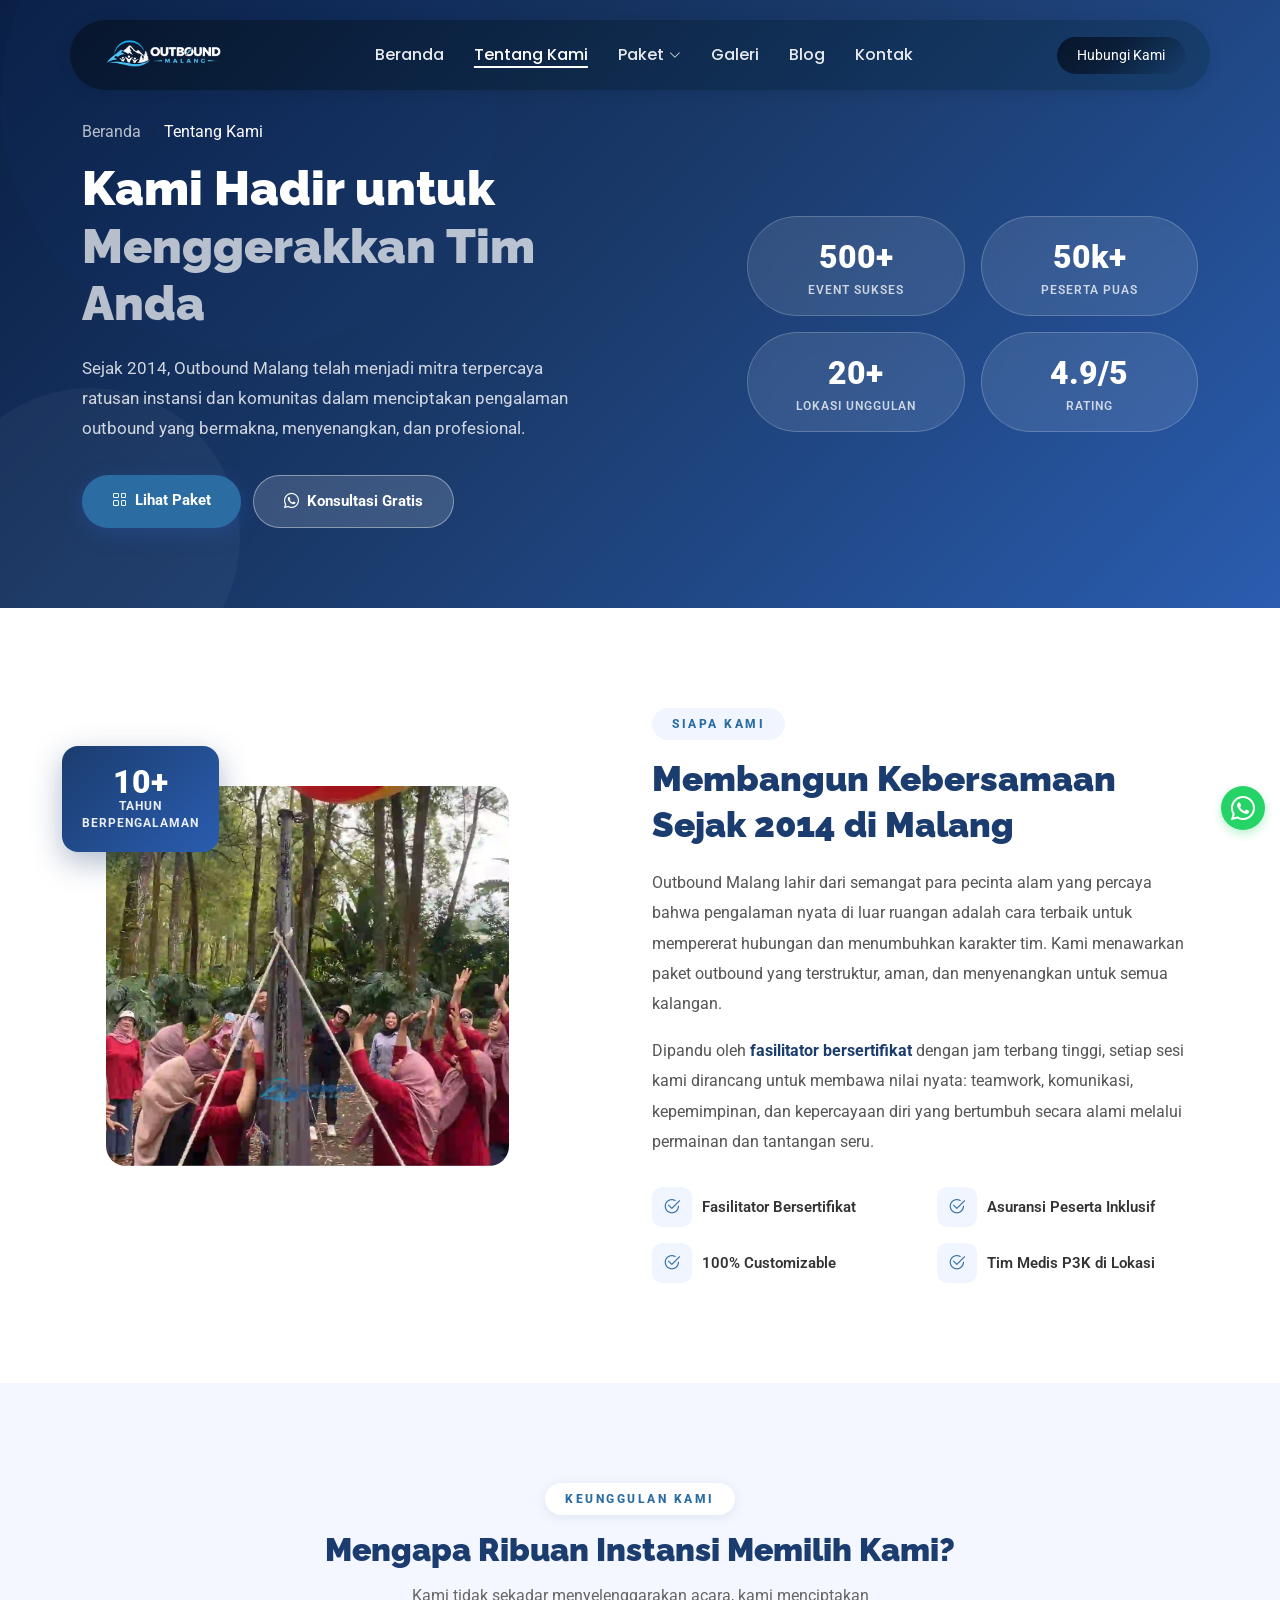
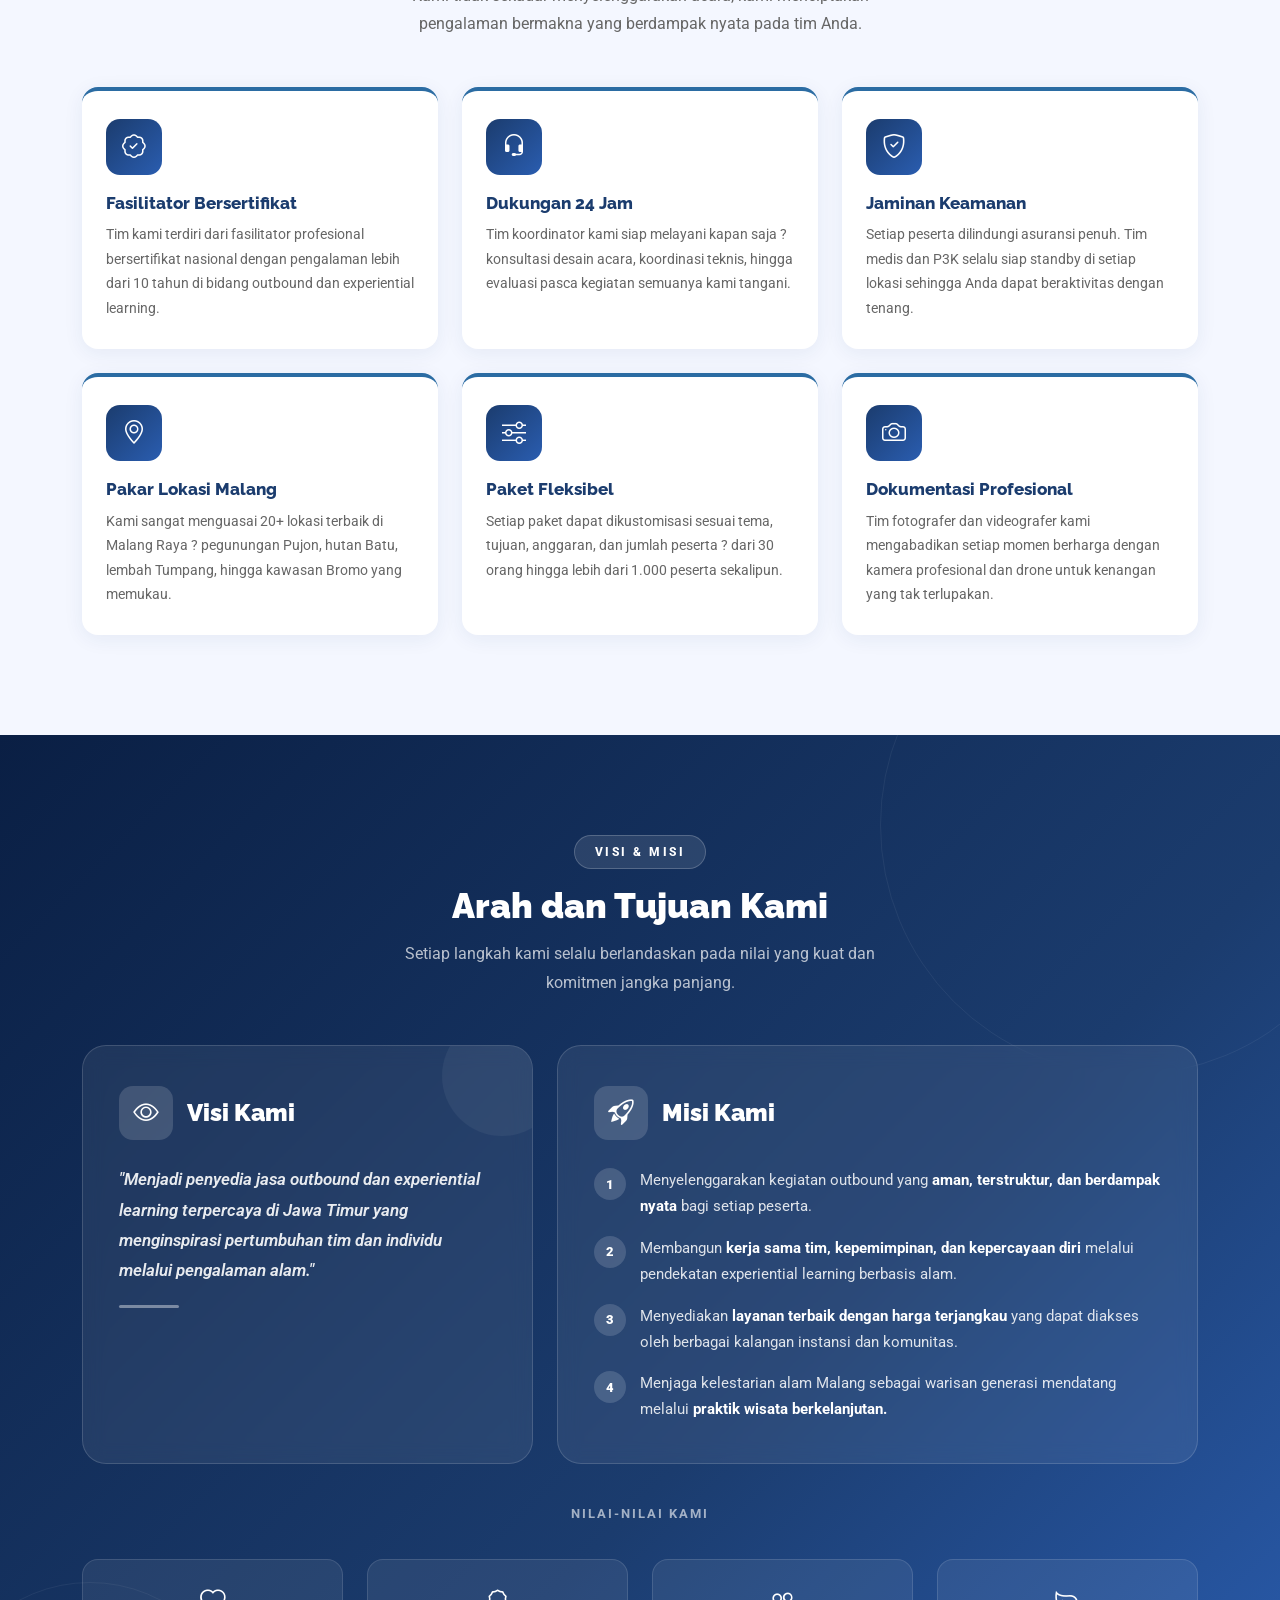
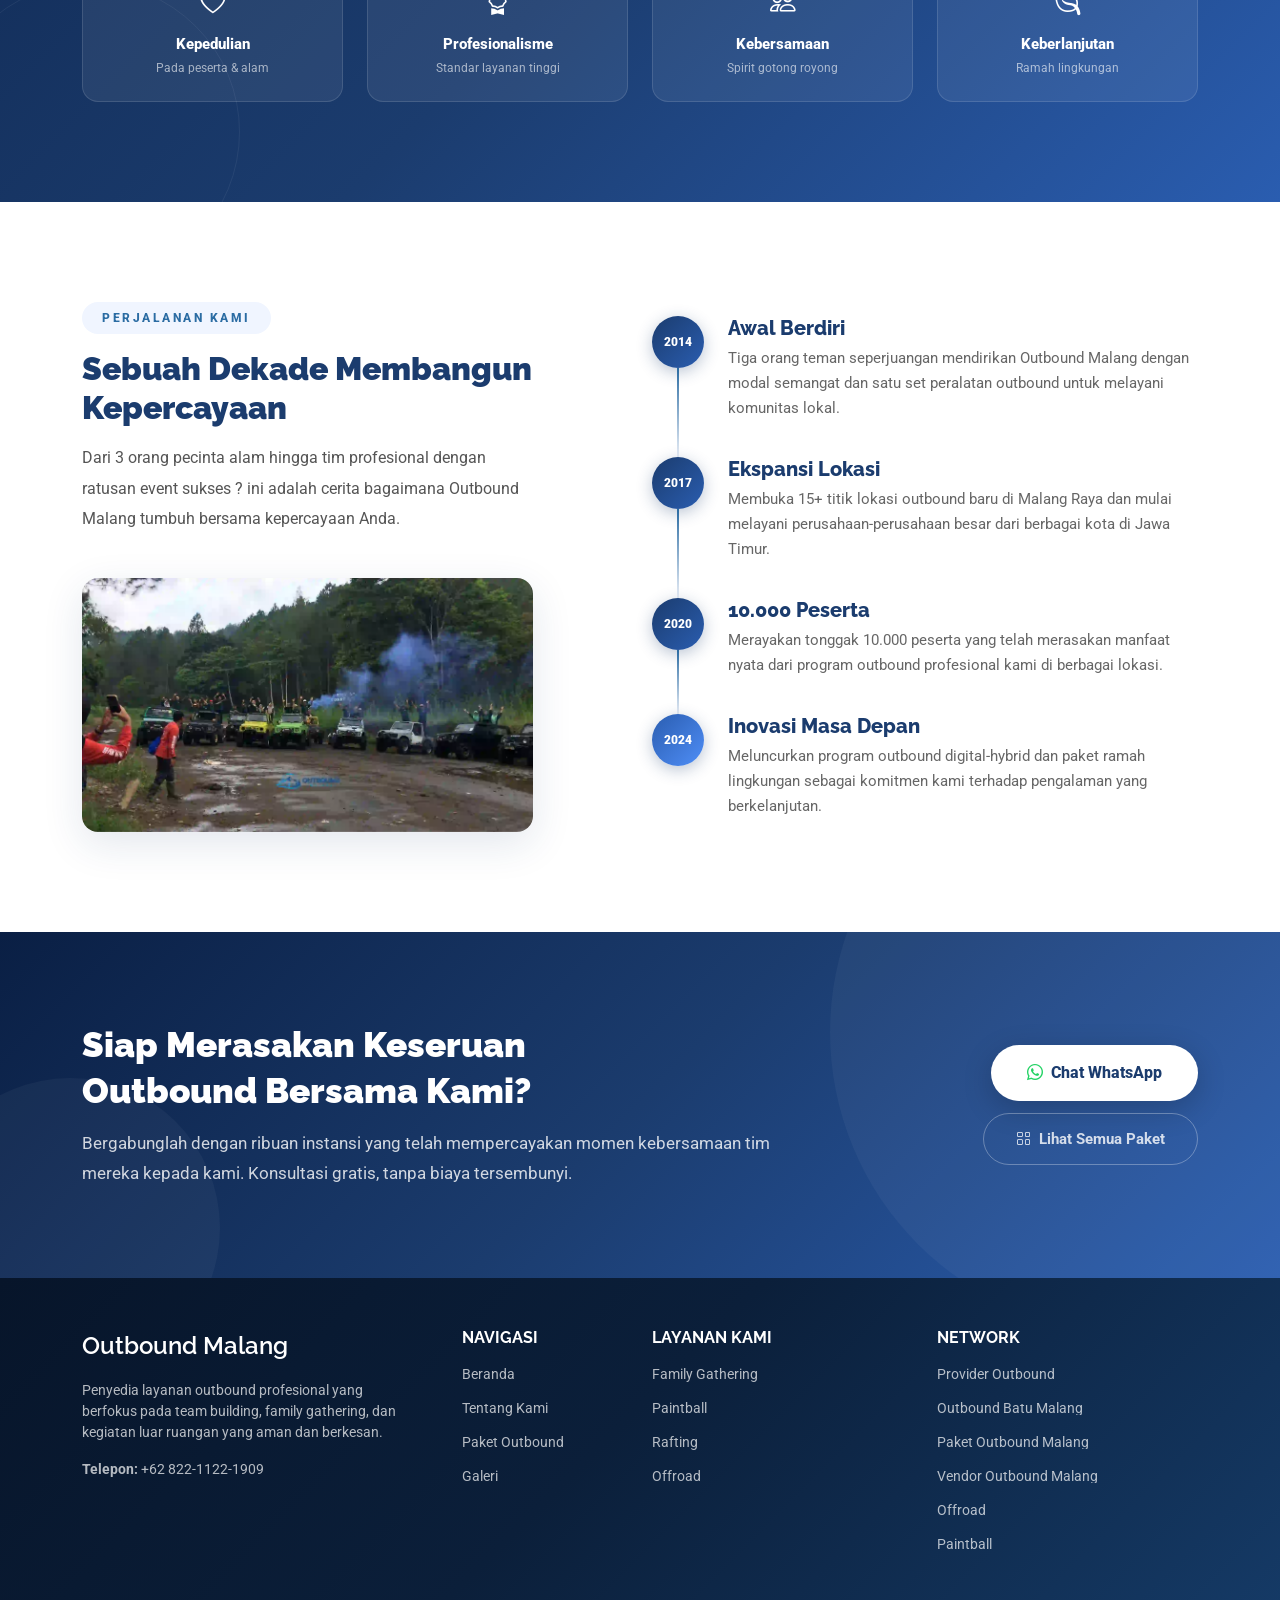
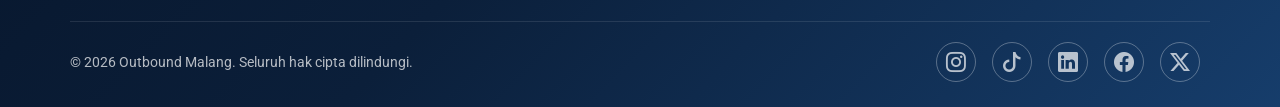
<file: about.html>
<!DOCTYPE html>
<html lang="id">

<head>
  <meta charset="utf-8">
  <meta content="width=device-width, initial-scale=1.0" name="viewport">
  <title>Tentang Kami & Layanan Adventure | Outbound Malang</title>
  <meta name="description"
    content="Pelajari lebih lanjut tentang Outbound Malang, penyedia jasa outbound adventure dan family gathering malang terpercaya untuk perusahaan Anda.">
  <meta name="keywords"
    content="outbound malang, outbound adventure, family gathering malang, paket outbound malang, provider outbound malang, eo outbound malang, tentang kami & layanan adventure">

  <meta name="robots" content="index, follow, max-image-preview:large, max-snippet:-1, max-video-preview:-1">
  <meta name="author" content="Outbound Malang">
  <link rel="canonical" href="https://outboundmalang.web.id/about">

  <!-- Open Graph / Facebook -->
  <meta property="og:type" content="website">
  <meta property="og:url" content="https://outboundmalang.web.id/about">
  <meta property="og:title" content="Tentang Kami & Layanan Adventure | Outbound Malang">
  <meta property="og:description"
    content="Pelajari lebih lanjut tentang Outbound Malang, penyedia jasa outbound adventure dan family gathering malang terpercaya untuk perusahaan Anda.">
  <meta property="og:image"
    content="https://outboundmalang.web.id/assets/img/header/family-gathering-outbound-malang.webp">
  <meta property="og:locale" content="id_ID">
  <meta property="og:site_name" content="Outbound Malang">

  <!-- Twitter Card -->
  <meta name="twitter:card" content="summary_large_image">
  <meta name="twitter:url" content="https://outboundmalang.web.id/about">
  <meta name="twitter:title" content="Tentang Kami & Layanan Adventure | Outbound Malang">
  <meta name="twitter:description"
    content="Pelajari lebih lanjut tentang Outbound Malang, penyedia jasa outbound adventure dan family gathering malang terpercaya untuk perusahaan Anda.">
  <meta name="twitter:image"
    content="https://outboundmalang.web.id/assets/img/header/family-gathering-outbound-malang.webp">

  <!-- GEO Tags (Local SEO) -->
  <meta name="geo.region" content="ID-JI">
  <meta name="geo.placename" content="Malang, Jawa Timur, Indonesia">
  <meta name="geo.position" content="-7.9797;112.6304">
  <meta name="ICBM" content="-7.9797, 112.6304">

  <!-- Performance Optimizations -->
  <link rel="preconnect" href="https://fonts.googleapis.com">
  <link rel="preconnect" href="https://fonts.gstatic.com" crossorigin>

  <!-- Favicons -->
  <link href="assets/img/favicon.webp" rel="icon">
  <link href="assets/img/apple-touch-icon.webp" rel="apple-touch-icon">
  <script type="application/ld+json">
  {
    "@context": "https://schema.org",
    "@graph": [
      {
        "@type": "WebSite",
        "@id": "https://outboundmalang.web.id",
        "url": "https://outboundmalang.web.id/",
        "name": "Outbound Malang",
        "inLanguage": "id-ID",
        "publisher": { "@id": "https://outboundmalang.web.id" }
      },
      {
        "@type": "Organization",
        "@id": "https://outboundmalang.web.id",
        "name": "Outbound Malang",
        "url": "https://outboundmalang.web.id/",
        "logo": {
          "@type": "ImageObject",
          "url": "https://outboundmalang.web.id/assets/img/logo.webp"
        },
        "contactPoint": {
          "@type": "ContactPoint",
          "telephone": "+6282211221909",
          "contactType": "customer service"
        }
      },
      {
        "@type": "BreadcrumbList",
        "@id": "https://outboundmalang.web.id/about",
        "itemListElement": [
          {
            "@type": "ListItem",
            "position": 1,
            "name": "Beranda",
            "item": "https://outboundmalang.web.id/"
          },
          {
            "@type": "ListItem",
            "position": 2,
            "name": "Tentang Kami & Layanan Adventure",
            "item": "https://outboundmalang.web.id/about"
          }
        ]
      },
      {
        "@type": "WebPage",
        "@id": "https://outboundmalang.web.id/about",
        "name": "Tentang Kami & Layanan Adventure | Outbound Malang",
        "description": "Pelajari lebih lanjut tentang Outbound Malang, penyedia jasa outbound adventure dan family gathering malang terpercaya untuk perusahaan Anda.",
        "url": "https://outboundmalang.web.id/about"
      }
    ]
  }
  </script>
  <!-- Fonts: hanya weight yang dipakai -->
  <link href="https://fonts.googleapis.com/css2?family=Roboto:wght@300;400;500;700&family=Poppins:wght@400;500;600;700&family=Raleway:wght@400;500;600;700;800&display=swap" rel="stylesheet">

  <!-- Vendor CSS Files: Critical -->
  <link href="assets/vendor/bootstrap/css/bootstrap.min.css" rel="stylesheet">
  <link href="assets/vendor/bootstrap-icons/bootstrap-icons.css" rel="stylesheet">

  <!-- Non-critical CSS: defer -->
  <link href="assets/vendor/aos/aos.css" rel="stylesheet" media="print" onload="this.media='all'">
  <link href="assets/vendor/swiper/swiper-bundle.min.css" rel="stylesheet" media="print" onload="this.media='all'">
  <link href="assets/vendor/glightbox/css/glightbox.min.css" rel="stylesheet" media="print" onload="this.media='all'">
  <noscript>
    <link href="assets/vendor/aos/aos.css" rel="stylesheet">
    <link href="assets/vendor/swiper/swiper-bundle.min.css" rel="stylesheet">
    <link href="assets/vendor/glightbox/css/glightbox.min.css" rel="stylesheet">
  </noscript>

  <!-- Main CSS File -->
  <link href="assets/css/main.css" rel="stylesheet">
</head>

<body class="about-page">

  <header id="header" class="header d-flex align-items-center fixed-top">
    <div
      class="header-container container-fluid container-xl position-relative d-flex align-items-center justify-content-between">

      <a href="/" class="logo d-flex align-items-center me-auto me-xl-0">
        <img src="assets/img/logo.webp" alt="Outbound Malang" class="logo-img" width="44" height="44" loading="eager">
      </a>

      <nav id="navmenu" class="navmenu">
        <ul>
          <li><a href="/">Beranda</a></li>
          <li><a href="about" class="active">Tentang Kami</a></li>
          <li class="dropdown"><a href="paket"><span>Paket</span> <i
                class="bi bi-chevron-down toggle-dropdown"></i></a>
            <ul>
              <li><a href="family-gathering">Family Gathering</a></li>
              <li><a href="paintball">Paket Paintball</a></li>
              <li><a href="rafting">Paket Rafting</a></li>
              <li><a href="offroad">Offroad</a></li>
            </ul>
          </li>
          <li><a href="gallery">Galeri</a></li>
          <li><a href="blog">Blog</a></li>
          <li><a href="contact">Kontak</a></li>
        </ul>
        <i class="mobile-nav-toggle d-xl-none bi bi-list"></i>
      </nav>

      <a class="btn-getstarted" href="https://wa.me/6282211221909" target="_blank">Hubungi Kami</a>

    </div>
  </header>

  <main class="main">

    <!-- ===== HERO ===== -->
    <div class="about-hero about-hero-shapes">
      <div class="container position-relative" style="z-index:2; padding-bottom:80px; padding-top:120px;">
        <div class="row align-items-center gy-5">
          <div class="col-lg-6" data-aos="fade-right">
            <nav aria-label="breadcrumb" class="mb-3">
              <ol class="breadcrumb" style="background:transparent; padding:0; margin:0;">
                <li class="breadcrumb-item"><a href="/"
                    style="color:rgba(255,255,255,0.7); text-decoration:none;">Beranda</a></li>
                <li class="breadcrumb-item active" style="color:#fff;">Tentang Kami</li>
              </ol>
            </nav>
            <h1 style="font-size:3rem; font-weight:900; color:#fff; line-height:1.2; margin-bottom:20px;">Kami Hadir
              untuk<br><span style="color:rgba(255,255,255,0.7);">Menggerakkan Tim Anda</span></h1>
            <p
              style="color:rgba(255,255,255,0.8); font-size:1.05rem; line-height:1.8; max-width:500px; margin-bottom:32px;">
              Sejak 2014, Outbound Malang telah menjadi mitra terpercaya ratusan instansi dan komunitas dalam
              menciptakan pengalaman outbound yang bermakna, menyenangkan, dan profesional.</p>
            <div style="display:flex; gap:12px; flex-wrap:wrap;">
              <a href="tours"
                style="background:var(--accent-color); color:#fff; padding:14px 30px; border-radius:50px; text-decoration:none; font-weight:700; font-size:0.95rem; box-shadow:0 6px 20px rgba(42,93,176,0.35);">
                <i class="bi bi-grid me-2"></i>Lihat Paket
              </a>
              <a href="https://wa.me/6282211221909" target="_blank" rel="noopener noreferrer"
                style="background:rgba(255,255,255,0.15); color:#fff; border:1px solid rgba(255,255,255,0.4); padding:14px 30px; border-radius:50px; text-decoration:none; font-weight:700; font-size:0.95rem; backdrop-filter:blur(10px);">
                <i class="bi bi-whatsapp me-2"></i>Konsultasi Gratis
              </a>
            </div>
          </div>
          <div class="col-lg-5 offset-lg-1" data-aos="fade-left" data-aos-delay="100">
            <div style="display:flex; flex-wrap:wrap; gap:16px;">
              <div class="stat-pill">
                <div style="font-size:2rem; font-weight:900; color:#fff;">500+</div>
                <div
                  style="font-size:0.75rem; color:rgba(255,255,255,0.75); font-weight:600; text-transform:uppercase; letter-spacing:1px;">
                  Event Sukses</div>
              </div>
              <div class="stat-pill">
                <div style="font-size:2rem; font-weight:900; color:#fff;">50k+</div>
                <div
                  style="font-size:0.75rem; color:rgba(255,255,255,0.75); font-weight:600; text-transform:uppercase; letter-spacing:1px;">
                  Peserta Puas</div>
              </div>
              <div class="stat-pill">
                <div style="font-size:2rem; font-weight:900; color:#fff;">20+</div>
                <div
                  style="font-size:0.75rem; color:rgba(255,255,255,0.75); font-weight:600; text-transform:uppercase; letter-spacing:1px;">
                  Lokasi Unggulan</div>
              </div>
              <div class="stat-pill">
                <div style="font-size:2rem; font-weight:900; color:#fff;">4.9/5</div>
                <div
                  style="font-size:0.75rem; color:rgba(255,255,255,0.75); font-weight:600; text-transform:uppercase; letter-spacing:1px;">
                  Rating</div>
              </div>
            </div>
          </div>
        </div>
      </div>
    </div>

    <!-- ===== SIAPA KAMI ===== -->
    <section style="padding:100px 0; background:#fff;">
      <div class="container">
        <div class="row align-items-center gy-5">
          <div class="col-lg-5" data-aos="zoom-in">
            <div class="about-img-stack" style="padding:20px 24px 60px 24px;">
              <img src="assets/img/all-img/acara-family-gathering-malang.webp" alt="Tim Outbound Malang"
                class="img-main">
              <div class="badge-experience">
                <div style="font-size:2rem; font-weight:900; line-height:1;">10+</div>
                <div
                  style="font-size:0.72rem; font-weight:700; text-transform:uppercase; letter-spacing:1px; opacity:0.9;">
                  Tahun<br>Berpengalaman</div>
              </div>
            </div>
          </div>
          <div class="col-lg-6 offset-lg-1" data-aos="fade-left" data-aos-delay="100">
            <span
              style="display:inline-block; background:#f0f5ff; color:var(--accent-color); font-size:0.75rem; font-weight:800; letter-spacing:2.5px; padding:7px 20px; border-radius:50px; margin-bottom:16px; text-transform:uppercase;">SIAPA
              KAMI</span>
            <h2 style="font-size:2.2rem; font-weight:900; color:#1b3c6e; margin-bottom:20px; line-height:1.3;">Membangun
              Kebersamaan<br>Sejak 2014 di Malang</h2>
            <p style="color:#555; line-height:1.9; margin-bottom:16px;">Outbound Malang lahir dari semangat para pecinta
              alam yang percaya bahwa pengalaman nyata di luar ruangan adalah cara terbaik untuk mempererat hubungan dan
              menumbuhkan karakter tim. Kami menawarkan paket outbound yang terstruktur, aman, dan menyenangkan untuk
              semua kalangan.</p>
            <p style="color:#555; line-height:1.9; margin-bottom:30px;">Dipandu oleh <strong
                style="color:#1b3c6e;">fasilitator bersertifikat</strong> dengan jam terbang tinggi, setiap sesi kami
              dirancang untuk membawa nilai nyata: teamwork, komunikasi, kepemimpinan, dan kepercayaan diri yang
              bertumbuh secara alami melalui permainan dan tantangan seru.</p>
            <div class="row gy-3">
              <div class="col-sm-6">
                <div style="display:flex; align-items:center; gap:10px;">
                  <div
                    style="width:40px; height:40px; background:#f0f5ff; border-radius:10px; display:flex; align-items:center; justify-content:center; flex-shrink:0;">
                    <i class="bi bi-check2-circle" style="color:var(--accent-color); font-size:1.1rem;"></i></div>
                  <span style="font-size:0.92rem; font-weight:600; color:#333;">Fasilitator Bersertifikat</span>
                </div>
              </div>
              <div class="col-sm-6">
                <div style="display:flex; align-items:center; gap:10px;">
                  <div
                    style="width:40px; height:40px; background:#f0f5ff; border-radius:10px; display:flex; align-items:center; justify-content:center; flex-shrink:0;">
                    <i class="bi bi-check2-circle" style="color:var(--accent-color); font-size:1.1rem;"></i></div>
                  <span style="font-size:0.92rem; font-weight:600; color:#333;">Asuransi Peserta Inklusif</span>
                </div>
              </div>
              <div class="col-sm-6">
                <div style="display:flex; align-items:center; gap:10px;">
                  <div
                    style="width:40px; height:40px; background:#f0f5ff; border-radius:10px; display:flex; align-items:center; justify-content:center; flex-shrink:0;">
                    <i class="bi bi-check2-circle" style="color:var(--accent-color); font-size:1.1rem;"></i></div>
                  <span style="font-size:0.92rem; font-weight:600; color:#333;">100% Customizable</span>
                </div>
              </div>
              <div class="col-sm-6">
                <div style="display:flex; align-items:center; gap:10px;">
                  <div
                    style="width:40px; height:40px; background:#f0f5ff; border-radius:10px; display:flex; align-items:center; justify-content:center; flex-shrink:0;">
                    <i class="bi bi-check2-circle" style="color:var(--accent-color); font-size:1.1rem;"></i></div>
                  <span style="font-size:0.92rem; font-weight:600; color:#333;">Tim Medis P3K di Lokasi</span>
                </div>
              </div>
            </div>
          </div>
        </div>
      </div>
    </section>

    <!-- ===== KEUNGGULAN ===== -->
    <section class="about-section-alt" style="padding:100px 0;">
      <div class="container">
        <div class="text-center mb-5" data-aos="fade-up">
          <span
            style="display:inline-block; background:#fff; color:var(--accent-color); font-size:0.75rem; font-weight:800; letter-spacing:2.5px; padding:7px 20px; border-radius:50px; margin-bottom:16px; text-transform:uppercase; box-shadow:0 2px 12px rgba(27,60,110,0.1);">KEUNGGULAN
            KAMI</span>
          <h2 style="font-size:2rem; font-weight:900; color:#1b3c6e; margin-bottom:12px;">Mengapa Ribuan Instansi
            Memilih Kami?</h2>
          <p style="color:#666; max-width:540px; margin:0 auto; line-height:1.8;">Kami tidak sekadar menyelenggarakan
            acara, kami menciptakan pengalaman bermakna yang berdampak nyata pada tim Anda.</p>
        </div>
        <div class="row gy-4">
          <div class="col-md-6 col-lg-4" data-aos="fade-up" data-aos-delay="100">
            <div class="feature-box">
              <div class="icon-wrap"><i class="bi bi-patch-check"></i></div>
              <h4 style="font-size:1.05rem; font-weight:800; color:#1b3c6e; margin-bottom:10px;">Fasilitator
                Bersertifikat</h4>
              <p style="color:#666; font-size:0.9rem; line-height:1.7; margin:0;">Tim kami terdiri dari fasilitator
                profesional bersertifikat nasional dengan pengalaman lebih dari 10 tahun di bidang outbound dan
                experiential learning.</p>
            </div>
          </div>
          <div class="col-md-6 col-lg-4" data-aos="fade-up" data-aos-delay="150">
            <div class="feature-box">
              <div class="icon-wrap"><i class="bi bi-headset"></i></div>
              <h4 style="font-size:1.05rem; font-weight:800; color:#1b3c6e; margin-bottom:10px;">Dukungan 24 Jam</h4>
              <p style="color:#666; font-size:0.9rem; line-height:1.7; margin:0;">Tim koordinator kami siap melayani
                kapan saja ? konsultasi desain acara, koordinasi teknis, hingga evaluasi pasca kegiatan semuanya kami
                tangani.</p>
            </div>
          </div>
          <div class="col-md-6 col-lg-4" data-aos="fade-up" data-aos-delay="200">
            <div class="feature-box">
              <div class="icon-wrap"><i class="bi bi-shield-check"></i></div>
              <h4 style="font-size:1.05rem; font-weight:800; color:#1b3c6e; margin-bottom:10px;">Jaminan Keamanan</h4>
              <p style="color:#666; font-size:0.9rem; line-height:1.7; margin:0;">Setiap peserta dilindungi asuransi
                penuh. Tim medis dan P3K selalu siap standby di setiap lokasi sehingga Anda dapat beraktivitas dengan
                tenang.</p>
            </div>
          </div>
          <div class="col-md-6 col-lg-4" data-aos="fade-up" data-aos-delay="250">
            <div class="feature-box">
              <div class="icon-wrap"><i class="bi bi-geo-alt"></i></div>
              <h4 style="font-size:1.05rem; font-weight:800; color:#1b3c6e; margin-bottom:10px;">Pakar Lokasi Malang
              </h4>
              <p style="color:#666; font-size:0.9rem; line-height:1.7; margin:0;">Kami sangat menguasai 20+ lokasi
                terbaik di Malang Raya ? pegunungan Pujon, hutan Batu, lembah Tumpang, hingga kawasan Bromo yang
                memukau.</p>
            </div>
          </div>
          <div class="col-md-6 col-lg-4" data-aos="fade-up" data-aos-delay="300">
            <div class="feature-box">
              <div class="icon-wrap"><i class="bi bi-sliders"></i></div>
              <h4 style="font-size:1.05rem; font-weight:800; color:#1b3c6e; margin-bottom:10px;">Paket Fleksibel</h4>
              <p style="color:#666; font-size:0.9rem; line-height:1.7; margin:0;">Setiap paket dapat dikustomisasi
                sesuai tema, tujuan, anggaran, dan jumlah peserta ? dari 30 orang hingga lebih dari 1.000 peserta
                sekalipun.</p>
            </div>
          </div>
          <div class="col-md-6 col-lg-4" data-aos="fade-up" data-aos-delay="350">
            <div class="feature-box">
              <div class="icon-wrap"><i class="bi bi-camera"></i></div>
              <h4 style="font-size:1.05rem; font-weight:800; color:#1b3c6e; margin-bottom:10px;">Dokumentasi Profesional
              </h4>
              <p style="color:#666; font-size:0.9rem; line-height:1.7; margin:0;">Tim fotografer dan videografer kami
                mengabadikan setiap momen berharga dengan kamera profesional dan drone untuk kenangan yang tak
                terlupakan.</p>
            </div>
          </div>
        </div>
      </div>
    </section>


    <!-- ===== VISI & MISI ===== -->
    <section
      style="padding:100px 0; background:linear-gradient(135deg,#0a1f44 0%,#1b3c6e 60%,#2a5db0 100%); position:relative; overflow:hidden;">
      <div
        style="position:absolute; width:500px; height:500px; border-radius:50%; border:1px solid rgba(255,255,255,0.06); top:-160px; right:-100px; pointer-events:none;">
      </div>
      <div
        style="position:absolute; width:300px; height:300px; border-radius:50%; border:1px solid rgba(255,255,255,0.06); bottom:-80px; left:-60px; pointer-events:none;">
      </div>
      <div class="container position-relative" style="z-index:1;">
        <div class="text-center mb-5" data-aos="fade-up">
          <span
            style="display:inline-block; background:rgba(255,255,255,0.1); color:#fff; font-size:0.75rem; font-weight:800; letter-spacing:2.5px; padding:7px 20px; border-radius:50px; margin-bottom:16px; text-transform:uppercase; border:1px solid rgba(255,255,255,0.2);">VISI
            &amp; MISI</span>
          <h2 style="font-size:2.2rem; font-weight:900; color:#fff; margin-bottom:12px;">Arah dan Tujuan Kami</h2>
          <p style="color:rgba(255,255,255,0.7); max-width:540px; margin:0 auto; line-height:1.8;">Setiap langkah kami
            selalu berlandaskan pada nilai yang kuat dan komitmen jangka panjang.</p>
        </div>
        <div class="row gy-4 align-items-stretch">
          <div class="col-lg-5" data-aos="fade-right" data-aos-delay="100">
            <div
              style="background:rgba(255,255,255,0.07); border:1px solid rgba(255,255,255,0.15); border-radius:24px; padding:40px 36px; height:100%; backdrop-filter:blur(10px); position:relative; overflow:hidden;">
              <div
                style="position:absolute; top:-30px; right:-30px; width:120px; height:120px; border-radius:50%; background:rgba(255,255,255,0.05);">
              </div>
              <div style="display:flex; align-items:center; gap:14px; margin-bottom:24px;">
                <div
                  style="width:54px; height:54px; border-radius:14px; background:rgba(255,255,255,0.15); display:flex; align-items:center; justify-content:center; flex-shrink:0;">
                  <i class="bi bi-eye" style="color:#fff; font-size:1.6rem;"></i>
                </div>
                <h3 style="color:#fff; font-size:1.5rem; font-weight:900; margin:0;">Visi Kami</h3>
              </div>
              <p
                style="color:rgba(255,255,255,0.9); font-size:1.05rem; font-weight:600; line-height:1.8; margin-bottom:20px; font-style:italic;">
                "Menjadi penyedia jasa outbound dan experiential learning terpercaya di Jawa Timur yang menginspirasi
                pertumbuhan tim dan individu melalui pengalaman alam."</p>
              <div style="height:3px; width:60px; background:rgba(255,255,255,0.4); border-radius:2px;"></div>
            </div>
          </div>
          <div class="col-lg-7" data-aos="fade-left" data-aos-delay="150">
            <div
              style="background:rgba(255,255,255,0.07); border:1px solid rgba(255,255,255,0.15); border-radius:24px; padding:40px 36px; height:100%; backdrop-filter:blur(10px);">
              <div style="display:flex; align-items:center; gap:14px; margin-bottom:28px;">
                <div
                  style="width:54px; height:54px; border-radius:14px; background:rgba(255,255,255,0.15); display:flex; align-items:center; justify-content:center; flex-shrink:0;">
                  <i class="bi bi-rocket-takeoff" style="color:#fff; font-size:1.6rem;"></i>
                </div>
                <h3 style="color:#fff; font-size:1.5rem; font-weight:900; margin:0;">Misi Kami</h3>
              </div>
              <div style="display:flex; flex-direction:column; gap:16px;">
                <div style="display:flex; align-items:flex-start; gap:14px;">
                  <div
                    style="width:32px; height:32px; border-radius:50%; background:rgba(255,255,255,0.15); display:flex; align-items:center; justify-content:center; flex-shrink:0; font-size:0.8rem; font-weight:900; color:#fff;">
                    1</div>
                  <p style="color:rgba(255,255,255,0.85); font-size:0.95rem; line-height:1.7; margin:0;">
                    Menyelenggarakan kegiatan outbound yang <strong style="color:#fff;">aman, terstruktur, dan berdampak
                      nyata</strong> bagi setiap peserta.</p>
                </div>
                <div style="display:flex; align-items:flex-start; gap:14px;">
                  <div
                    style="width:32px; height:32px; border-radius:50%; background:rgba(255,255,255,0.15); display:flex; align-items:center; justify-content:center; flex-shrink:0; font-size:0.8rem; font-weight:900; color:#fff;">
                    2</div>
                  <p style="color:rgba(255,255,255,0.85); font-size:0.95rem; line-height:1.7; margin:0;">Membangun
                    <strong style="color:#fff;">kerja sama tim, kepemimpinan, dan kepercayaan diri</strong> melalui
                    pendekatan experiential learning berbasis alam.</p>
                </div>
                <div style="display:flex; align-items:flex-start; gap:14px;">
                  <div
                    style="width:32px; height:32px; border-radius:50%; background:rgba(255,255,255,0.15); display:flex; align-items:center; justify-content:center; flex-shrink:0; font-size:0.8rem; font-weight:900; color:#fff;">
                    3</div>
                  <p style="color:rgba(255,255,255,0.85); font-size:0.95rem; line-height:1.7; margin:0;">Menyediakan
                    <strong style="color:#fff;">layanan terbaik dengan harga terjangkau</strong> yang dapat diakses oleh
                    berbagai kalangan instansi dan komunitas.</p>
                </div>
                <div style="display:flex; align-items:flex-start; gap:14px;">
                  <div
                    style="width:32px; height:32px; border-radius:50%; background:rgba(255,255,255,0.15); display:flex; align-items:center; justify-content:center; flex-shrink:0; font-size:0.8rem; font-weight:900; color:#fff;">
                    4</div>
                  <p style="color:rgba(255,255,255,0.85); font-size:0.95rem; line-height:1.7; margin:0;">Menjaga
                    kelestarian alam Malang sebagai warisan generasi mendatang melalui <strong
                      style="color:#fff;">praktik wisata berkelanjutan.</strong></p>
                </div>
              </div>
            </div>
          </div>
        </div>
        <div class="row gy-3 mt-4" data-aos="fade-up" data-aos-delay="200">
          <div class="col-12">
            <p
              style="color:rgba(255,255,255,0.6); font-size:0.8rem; font-weight:700; letter-spacing:2px; text-transform:uppercase; text-align:center; margin-bottom:20px;">
              NILAI-NILAI KAMI</p>
          </div>
          <div class="col-6 col-md-3">
            <div
              style="background:rgba(255,255,255,0.07); border:1px solid rgba(255,255,255,0.12); border-radius:16px; padding:24px 16px; text-align:center;">
              <i class="bi bi-heart" style="color:#fff; font-size:1.6rem; display:block; margin-bottom:10px;"></i>
              <div style="color:#fff; font-size:0.92rem; font-weight:800; margin-bottom:4px;">Kepedulian</div>
              <div style="color:rgba(255,255,255,0.6); font-size:0.78rem;">Pada peserta &amp; alam</div>
            </div>
          </div>
          <div class="col-6 col-md-3">
            <div
              style="background:rgba(255,255,255,0.07); border:1px solid rgba(255,255,255,0.12); border-radius:16px; padding:24px 16px; text-align:center;">
              <i class="bi bi-award" style="color:#fff; font-size:1.6rem; display:block; margin-bottom:10px;"></i>
              <div style="color:#fff; font-size:0.92rem; font-weight:800; margin-bottom:4px;">Profesionalisme</div>
              <div style="color:rgba(255,255,255,0.6); font-size:0.78rem;">Standar layanan tinggi</div>
            </div>
          </div>
          <div class="col-6 col-md-3">
            <div
              style="background:rgba(255,255,255,0.07); border:1px solid rgba(255,255,255,0.12); border-radius:16px; padding:24px 16px; text-align:center;">
              <i class="bi bi-people" style="color:#fff; font-size:1.6rem; display:block; margin-bottom:10px;"></i>
              <div style="color:#fff; font-size:0.92rem; font-weight:800; margin-bottom:4px;">Kebersamaan</div>
              <div style="color:rgba(255,255,255,0.6); font-size:0.78rem;">Spirit gotong royong</div>
            </div>
          </div>
          <div class="col-6 col-md-3">
            <div
              style="background:rgba(255,255,255,0.07); border:1px solid rgba(255,255,255,0.12); border-radius:16px; padding:24px 16px; text-align:center;">
              <i class="bi bi-leaf" style="color:#fff; font-size:1.6rem; display:block; margin-bottom:10px;"></i>
              <div style="color:#fff; font-size:0.92rem; font-weight:800; margin-bottom:4px;">Keberlanjutan</div>
              <div style="color:rgba(255,255,255,0.6); font-size:0.78rem;">Ramah lingkungan</div>
            </div>
          </div>
        </div>
      </div>
    </section>
    <!-- ===== PERJALANAN / TIMELINE ===== -->
    <section style="padding:100px 0; background:#fff;">
      <div class="container">
        <div class="row gy-5 align-items-center">
          <div class="col-lg-5" data-aos="fade-right">
            <span
              style="display:inline-block; background:#f0f5ff; color:var(--accent-color); font-size:0.75rem; font-weight:800; letter-spacing:2.5px; padding:7px 20px; border-radius:50px; margin-bottom:16px; text-transform:uppercase;">PERJALANAN
              KAMI</span>
            <h2 style="font-size:2rem; font-weight:900; color:#1b3c6e; margin-bottom:16px;">Sebuah Dekade Membangun
              Kepercayaan</h2>
            <p style="color:#555; line-height:1.9;">Dari 3 orang pecinta alam hingga tim profesional dengan ratusan
              event sukses ? ini adalah cerita bagaimana Outbound Malang tumbuh bersama kepercayaan Anda.</p>
            <img src="assets/img/all-img/aktivitas-jeep-adventure-malang.webp" alt="Perjalanan Outbound Malang"
              style="width:100%; border-radius:16px; margin-top:28px; box-shadow:0 12px 40px rgba(27,60,110,0.12);">
          </div>
          <div class="col-lg-6 offset-lg-1" data-aos="fade-left" data-aos-delay="100">
            <div class="timeline-step">
              <div class="timeline-dot">2014</div>
              <div>
                <h5 style="font-weight:800; color:#1b3c6e; margin-bottom:6px;">Awal Berdiri</h5>
                <p style="color:#666; font-size:0.92rem; line-height:1.7; margin:0;">Tiga orang teman seperjuangan
                  mendirikan Outbound Malang dengan modal semangat dan satu set peralatan outbound untuk melayani
                  komunitas lokal.</p>
              </div>
            </div>
            <div class="timeline-step">
              <div class="timeline-dot">2017</div>
              <div>
                <h5 style="font-weight:800; color:#1b3c6e; margin-bottom:6px;">Ekspansi Lokasi</h5>
                <p style="color:#666; font-size:0.92rem; line-height:1.7; margin:0;">Membuka 15+ titik lokasi outbound
                  baru di Malang Raya dan mulai melayani perusahaan-perusahaan besar dari berbagai kota di Jawa Timur.
                </p>
              </div>
            </div>
            <div class="timeline-step">
              <div class="timeline-dot">2020</div>
              <div>
                <h5 style="font-weight:800; color:#1b3c6e; margin-bottom:6px;">10.000 Peserta</h5>
                <p style="color:#666; font-size:0.92rem; line-height:1.7; margin:0;">Merayakan tonggak 10.000 peserta
                  yang telah merasakan manfaat nyata dari program outbound profesional kami di berbagai lokasi.</p>
              </div>
            </div>
            <div class="timeline-step" style="margin-bottom:0;">
              <div class="timeline-dot" style="background:linear-gradient(135deg,#2a5db0,#4f8ef7);">2024</div>
              <div>
                <h5 style="font-weight:800; color:#1b3c6e; margin-bottom:6px;">Inovasi Masa Depan</h5>
                <p style="color:#666; font-size:0.92rem; line-height:1.7; margin:0;">Meluncurkan program outbound
                  digital-hybrid dan paket ramah lingkungan sebagai komitmen kami terhadap pengalaman yang
                  berkelanjutan.</p>
              </div>
            </div>
          </div>
        </div>
      </div>
    </section>

    <!-- ===== CTA BANNER ===== -->
    <section
      style="padding:90px 0; background:linear-gradient(135deg,#0a1f44 0%,#1b3c6e 50%,#2a5db0 100%); position:relative; overflow:hidden;">
      <div
        style="position:absolute; width:600px; height:600px; border-radius:50%; background:rgba(255,255,255,0.04); top:-200px; right:-150px; pointer-events:none;">
      </div>
      <div
        style="position:absolute; width:300px; height:300px; border-radius:50%; background:rgba(255,255,255,0.04); bottom:-100px; left:-80px; pointer-events:none;">
      </div>
      <div class="container position-relative" style="z-index:1;">
        <div class="row align-items-center gy-4">
          <div class="col-lg-8" data-aos="fade-right">
            <h2 style="font-size:2.2rem; font-weight:900; color:#fff; margin-bottom:14px; line-height:1.3;">Siap
              Merasakan Keseruan<br>Outbound Bersama Kami?</h2>
            <p style="color:rgba(255,255,255,0.8); font-size:1.05rem; margin:0; line-height:1.8;">Bergabunglah dengan
              ribuan instansi yang telah mempercayakan momen kebersamaan tim mereka kepada kami. Konsultasi gratis,
              tanpa biaya tersembunyi.</p>
          </div>
          <div class="col-lg-4 text-lg-end" data-aos="fade-left">
            <a href="https://wa.me/6282211221909" target="_blank" rel="noopener noreferrer"
              style="display:inline-block; background:#fff; color:#1b3c6e; font-weight:800; font-size:1rem; padding:16px 36px; border-radius:50px; text-decoration:none; box-shadow:0 8px 30px rgba(0,0,0,0.2); margin-bottom:12px;">
              <i class="bi bi-whatsapp me-2" style="color:#25d366;"></i>Chat WhatsApp
            </a><br>
            <a href="tours"
              style="display:inline-block; background:transparent; color:rgba(255,255,255,0.8); border:1px solid rgba(255,255,255,0.3); font-weight:700; font-size:0.95rem; padding:14px 32px; border-radius:50px; text-decoration:none;">
              <i class="bi bi-grid me-2"></i>Lihat Semua Paket
            </a>
          </div>
        </div>
      </div>
    </section>

  </main>


  <footer id="footer" class="footer position-relative dark-background">
    <div class="container footer-top">
      <div class="row gy-4">
        <div class="col-lg-4 col-md-6 footer-about pe-lg-5">
          <a href="/" class="d-flex align-items-center">
            <span class="sitename">Outbound Malang</span>
          </a>
          <div class="footer-contact pt-3">
            <p>Penyedia layanan outbound profesional yang berfokus pada team building, family gathering, dan kegiatan luar ruangan yang aman dan berkesan.</p>
            <p class="mt-3"><strong>Telepon:</strong> <span>+62 822-1122-1909</span></p>
          </div>
        </div>

        <div class="col-lg-2 col-md-3 footer-links">
          <h4>NAVIGASI</h4>
          <ul>
            <li><a href="/">Beranda</a></li>
            <li><a href="about">Tentang Kami</a></li>
            <li><a href="tours">Paket Outbound</a></li>
            <li><a href="gallery">Galeri</a></li>
          </ul>
        </div>

        <div class="col-lg-3 col-md-3 footer-links">
          <h4>LAYANAN KAMI</h4>
          <ul>
            <li><a href="tours">Family Gathering</a></li>
            <li><a href="paintball">Paintball</a></li>
            <li><a href="rafting">Rafting</a></li>
            <li><a href="offroad">Offroad</a></li>
          </ul>
        </div>

        <div class="col-lg-3 col-md-12 footer-links">
          <h4>NETWORK</h4>
          <ul class="network-tags">
            <li><a href="https://provideroutbound.web.id">Provider Outbound</a></li>
            <li><a href="https://outboundbatumalang.web.id">Outbound Batu Malang</a></li>
            <li><a href="https://paketoutboundmalang.web.id">Paket Outbound Malang</a></li>
            <li><a href="https://vendoroutboundmalang.web.id">Vendor Outbound Malang</a></li>
            <li><a href="https://offroad.web.id">Offroad</a></li>
            <li><a href="https://paintball.web.id">Paintball</a></li>
            <li><a href="https://rafting.web.id">Rafting</a></li>
            <li><a href="https://outboundpantai.web.id">Outbound Pantai</a></li>
            <li><a href="https://paintballbatumalang.web.id">Paintball Batu Malang</a></li>
            <li><a href="https://cobanrondo.web.id">Coban Rondo</a></li>
            <li><a href="https://malangtraveler.web.id">Malang Traveler</a></li>
            <li><a href="https://outboundkediri.web.id">Outbound Kediri</a></li>
            <li><a href="https://pantaimalangselatan.web.id">Pantai Malang Selatan</a></li>
            <li><a href="https://jasaoutboundmalang.web.id">Jasa Outbound Malang</a></li>
            <li><a href="https://outboundindonesia.web.id">Outbound Indonesia</a></li>
            <li><a href="https://indonesiaoutbound.web.id">Indonesia Outbound</a></li>
            <li><a href="https://gemilangkatunoutbound.web.id">Gemilang Katun Outbound</a></li>
            <li><a href="https://outboundjatim.web.id">Outbound Jatim</a></li>
          </ul>
        </div>
      </div>
    </div>

    <div class="container copyright mt-4" style="border-top: 1px solid rgba(255,255,255,0.1); padding-top: 20px;">
      <div class="row align-items-center">
        <div class="col-md-6 text-center text-md-start mb-3 mb-md-0">
          <p class="mb-0">© 2026 Outbound Malang. Seluruh hak cipta dilindungi.</p>
        </div>
        <div class="col-md-6">
          <div class="social-links d-flex justify-content-center justify-content-md-end">
            <a href="" class="me-3 text-white"><i class="bi bi-instagram fs-5"></i></a>
            <a href="" class="me-3 text-white"><i class="bi bi-tiktok fs-5"></i></a>
            <a href="" class="me-3 text-white"><i class="bi bi-linkedin fs-5"></i></a>
            <a href="" class="me-3 text-white"><i class="bi bi-facebook fs-5"></i></a>
            <a href="" class="text-white"><i class="bi bi-twitter-x fs-5"></i></a>
          </div>
        </div>
      </div>
    </div>
  </footer>

  <!-- WhatsApp Float -->
  <a href="https://wa.me/6282211221909" id="whatsapp-float"
    class="whatsapp-float d-flex align-items-center justify-content-center" target="_blank"
    title="Konsultasi via WhatsApp"><i class="bi bi-whatsapp"></i></a>

  <!-- Scroll Top -->
  <a href="#" id="scroll-top" class="scroll-top d-flex align-items-center justify-content-center"><i
      class="bi bi-arrow-up-short"></i></a>

  <!-- Preloader -->
  <div id="preloader"></div>

  <!-- Vendor JS Files -->
  <script src="assets/vendor/bootstrap/js/bootstrap.bundle.min.js" defer></script>
  <script src="assets/vendor/aos/aos.js" defer></script>
  <script src="assets/vendor/purecounter/purecounter_vanilla.js" defer></script>
  <script src="assets/vendor/swiper/swiper-bundle.min.js" defer></script>
  <script src="assets/vendor/glightbox/js/glightbox.min.js" defer></script>

  <!-- Main JS File -->
  <script src="assets/js/main.js" defer></script>

</body>

</html>
</file>
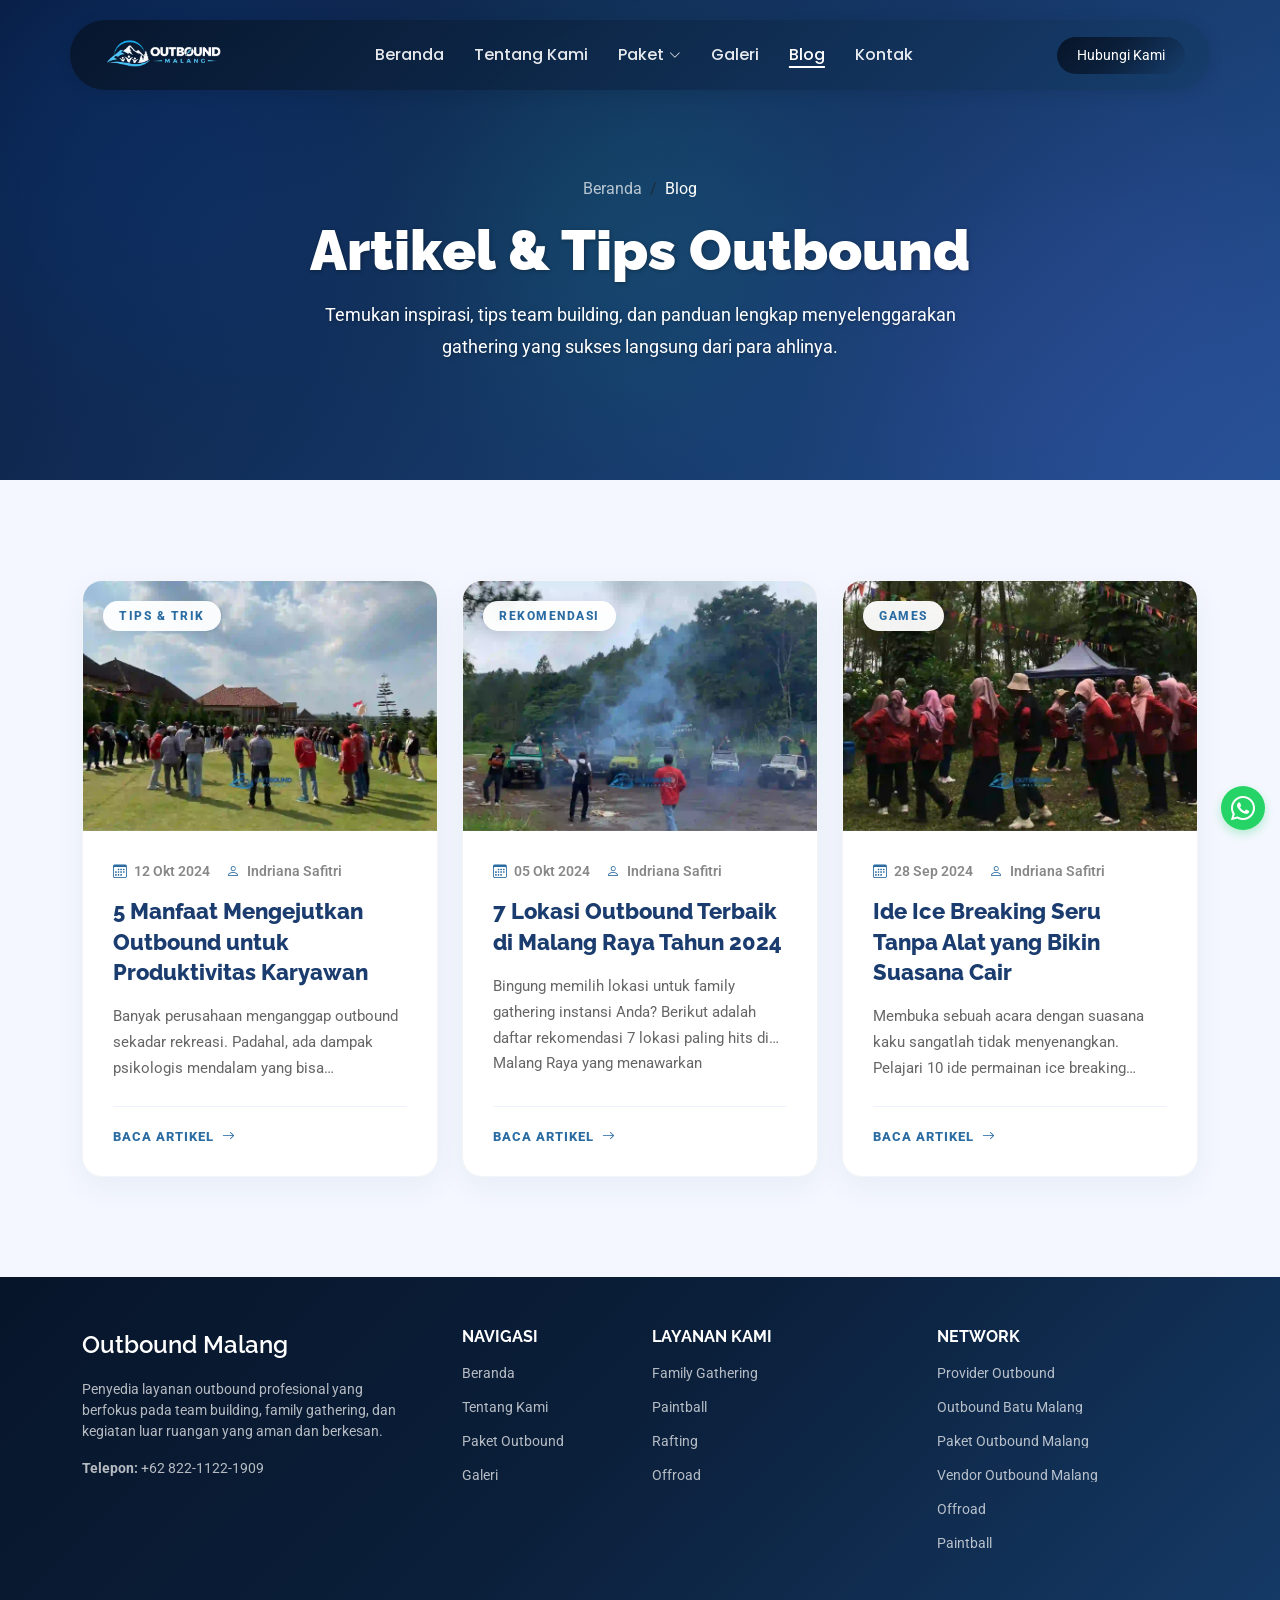
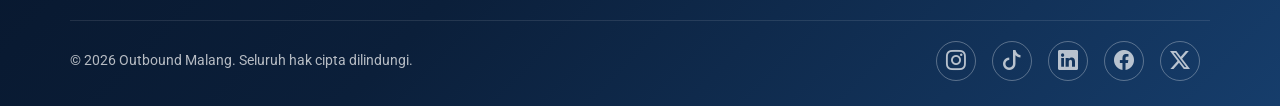
<file: blog.html>
<!DOCTYPE html>
<html lang="id">

<head>
  <meta charset="utf-8">
  <meta content="width=device-width, initial-scale=1.0" name="viewport">
  <title>Blog Artikel & Tips Team Building | Outbound Malang</title>
  <meta name="description"
    content="Kumpulan artikel menarik seputar tips outbound adventure, ide game team building, dan lokasi family gathering malang terbaik.">
  <meta name="keywords"
    content="outbound malang, outbound adventure, family gathering malang, paket outbound malang, provider outbound malang, eo outbound malang, blog artikel & tips team building">
  <meta name="robots" content="index, follow, max-image-preview:large, max-snippet:-1, max-video-preview:-1">
  <meta name="author" content="Outbound Malang">
  <link rel="canonical" href="https://outboundmalang.web.id/blog">

  <!-- Open Graph / Facebook -->
  <meta property="og:type" content="website">
  <meta property="og:url" content="https://outboundmalang.web.id/blog">
  <meta property="og:title" content="Blog Artikel & Tips Team Building | Outbound Malang">
  <meta property="og:description"
    content="Kumpulan artikel menarik seputar tips outbound adventure, ide game team building, dan lokasi family gathering malang terbaik.">
  <meta property="og:image"
    content="https://outboundmalang.web.id/assets/img/header/family-gathering-outbound-malang.webp">
  <meta property="og:locale" content="id_ID">
  <meta property="og:site_name" content="Outbound Malang">

  <!-- Twitter Card -->
  <meta name="twitter:card" content="summary_large_image">
  <meta name="twitter:url" content="https://outboundmalang.web.id/blog">
  <meta name="twitter:title" content="Blog Artikel & Tips Team Building | Outbound Malang">
  <meta name="twitter:description"
    content="Kumpulan artikel menarik seputar tips outbound adventure, ide game team building, dan lokasi family gathering malang terbaik.">
  <meta name="twitter:image"
    content="https://outboundmalang.web.id/assets/img/header/family-gathering-outbound-malang.webp">

  <!-- GEO Tags (Local SEO) -->
  <meta name="geo.region" content="ID-JI">
  <meta name="geo.placename" content="Malang, Jawa Timur, Indonesia">
  <meta name="geo.position" content="-7.9797;112.6304">
  <meta name="ICBM" content="-7.9797, 112.6304">

  <!-- Performance Optimizations -->
  <link rel="preconnect" href="https://fonts.googleapis.com">
  <link rel="preconnect" href="https://fonts.gstatic.com" crossorigin>

  <!-- Favicons -->
  <link href="assets/img/favicon.webp" rel="icon">
  <link href="assets/img/apple-touch-icon.webp" rel="apple-touch-icon">
  <script type="application/ld+json">
  {
    "@context": "https://schema.org",
    "@graph": [
      {
        "@type": "WebSite",
        "@id": "https://outboundmalang.web.id",
        "url": "https://outboundmalang.web.id/",
        "name": "Outbound Malang",
        "inLanguage": "id-ID",
        "publisher": { "@id": "https://outboundmalang.web.id" }
      },
      {
        "@type": "Organization",
        "@id": "https://outboundmalang.web.id",
        "name": "Outbound Malang",
        "url": "https://outboundmalang.web.id/",
        "logo": {
          "@type": "ImageObject",
          "url": "https://outboundmalang.web.id/assets/img/logo.webp"
        },
        "contactPoint": {
          "@type": "ContactPoint",
          "telephone": "+6282211221909",
          "contactType": "customer service"
        }
      },
      {
        "@type": "BreadcrumbList",
        "@id": "https://outboundmalang.web.id/blog",
        "itemListElement": [
          {
            "@type": "ListItem",
            "position": 1,
            "name": "Beranda",
            "item": "https://outboundmalang.web.id/"
          },
          {
            "@type": "ListItem",
            "position": 2,
            "name": "Blog Artikel & Tips Team Building",
            "item": "https://outboundmalang.web.id/blog"
          }
        ]
      },
      {
        "@type": "WebPage",
        "@id": "https://outboundmalang.web.id/blog",
        "name": "Blog Artikel & Tips Team Building | Outbound Malang",
        "description": "Kumpulan artikel menarik seputar tips outbound adventure, ide game team building, dan lokasi family gathering malang terbaik.",
        "url": "https://outboundmalang.web.id/blog"
      }
    ]
  }
  </script>
  <!-- Fonts: hanya weight yang dipakai -->
  <link href="https://fonts.googleapis.com/css2?family=Roboto:wght@300;400;500;700&family=Poppins:wght@400;500;600;700&family=Raleway:wght@400;500;600;700;800&display=swap" rel="stylesheet">

  <!-- Vendor CSS Files: Critical -->
  <link href="assets/vendor/bootstrap/css/bootstrap.min.css" rel="stylesheet">
  <link href="assets/vendor/bootstrap-icons/bootstrap-icons.css" rel="stylesheet">

  <!-- Non-critical CSS: defer -->
  <link href="assets/vendor/aos/aos.css" rel="stylesheet" media="print" onload="this.media='all'">
  <link href="assets/vendor/swiper/swiper-bundle.min.css" rel="stylesheet" media="print" onload="this.media='all'">
  <link href="assets/vendor/glightbox/css/glightbox.min.css" rel="stylesheet" media="print" onload="this.media='all'">
  <noscript>
    <link href="assets/vendor/aos/aos.css" rel="stylesheet">
    <link href="assets/vendor/swiper/swiper-bundle.min.css" rel="stylesheet">
    <link href="assets/vendor/glightbox/css/glightbox.min.css" rel="stylesheet">
  </noscript>

  <!-- Main CSS File -->
  <link href="assets/css/main.css" rel="stylesheet">


</head>

<body class="blog-page">

  <header id="header" class="header d-flex align-items-center fixed-top">
    <div
      class="header-container container-fluid container-xl position-relative d-flex align-items-center justify-content-between">

      <a href="/" class="logo d-flex align-items-center me-auto me-xl-0">
        <img src="assets/img/logo.webp" alt="Outbound Malang" class="logo-img" width="44" height="44" loading="eager">
      </a>

      <nav id="navmenu" class="navmenu">
        <ul>
          <li><a href="/">Beranda</a></li>
          <li><a href="about">Tentang Kami</a></li>
          <li class="dropdown"><a href="paket"><span>Paket</span> <i class="bi bi-chevron-down toggle-dropdown"></i></a>
            <ul>
              <li><a href="family-gathering">Family Gathering</a></li>
              <li><a href="paintball">Paket Paintball</a></li>
              <li><a href="rafting">Paket Rafting</a></li>
              <li><a href="offroad">Offroad</a></li>
            </ul>
          </li>
          <li><a href="gallery">Galeri</a></li>
          <li><a href="blog" class="active">Blog</a></li>
          <li><a href="contact">Kontak</a></li>
        </ul>
        <i class="mobile-nav-toggle d-xl-none bi bi-list"></i>
      </nav>
      <a class="btn-getstarted" href="https://wa.me/6282211221909" target="_blank">Hubungi Kami</a>

    </div>
  </header>

  <main class="main">

    <!-- ===== HERO ===== -->
    <div class="blog-hero">
      <div class="bg-blur-gradient blur-1"></div>
      <div class="bg-blur-gradient blur-2"></div>
      <div class="bg-blur-gradient blur-3"></div>

      <div class="container blog-hero-content" data-aos="zoom-in">
        <nav aria-label="breadcrumb" class="mb-3 d-flex justify-content-center">
          <ol class="breadcrumb" style="background:transparent; padding:0; margin:0;">
            <li class="breadcrumb-item"><a href="/"
                style="color:rgba(255,255,255,0.7); text-decoration:none;">Beranda</a></li>
            <li class="breadcrumb-item active" style="color:#fff;">Blog</li>
          </ol>
        </nav>
        <h1 class="hero-title">Artikel &amp; Tips Outbound</h1>
        <p class="hero-subtitle">Temukan inspirasi, tips team building, dan panduan lengkap menyelenggarakan gathering
          yang sukses langsung dari para ahlinya.</p>
      </div>
    </div>

    <!-- ===== BLOG CARDS SECTION ===== -->
    <section class="blog-section">
      <div class="container">

        <div class="row gy-5 align-items-stretch">

          <!-- Card 1 -->
          <div class="col-lg-4 col-md-6 d-flex" data-aos="fade-up" data-aos-delay="100">
            <a href="artikel-manfaat-outbound" class="article-card w-100">
              <div class="article-img-wrap">
                <span class="article-category">Tips &amp; Trik</span>
                <img src="assets/img/all-img/kegiatan-corporate-gathering-malang.webp" alt="Manfaat Outbound">
              </div>
              <div class="article-content">
                <div class="article-meta">
                  <span><i class="bi bi-calendar3"></i> 12 Okt 2024</span>
                  <span><i class="bi bi-person"></i> Indriana Safitri</span>
                </div>
                <h2 class="article-title">5 Manfaat Mengejutkan Outbound untuk Produktivitas Karyawan</h2>
                <p class="article-excerpt">Banyak perusahaan menganggap outbound sekadar rekreasi. Padahal, ada dampak
                  psikologis mendalam yang bisa meningkatkan produktivitas dan loyalitas karyawan di kantor secara
                  drastis setelah mengikuti team building.</p>
                <div class="article-footer">
                  <span class="article-readmore">Baca Artikel <i class="bi bi-arrow-right"></i></span>
                </div>
              </div>
            </a>
          </div>

          <!-- Card 2 -->
          <div class="col-lg-4 col-md-6 d-flex" data-aos="fade-up" data-aos-delay="150">
            <a href="lokasi-outbound-terbaik-malang" class="article-card w-100">
              <div class="article-img-wrap">
                <span class="article-category">Rekomendasi</span>
                <img src="assets/img/all-img/liburan-offroad-batu-malang.webp" alt="Lokasi Outbound Malang">
              </div>
              <div class="article-content">
                <div class="article-meta">
                  <span><i class="bi bi-calendar3"></i> 05 Okt 2024</span>
                  <span><i class="bi bi-person"></i> Indriana Safitri</span>
                </div>
                <h2 class="article-title">7 Lokasi Outbound Terbaik di Malang Raya Tahun 2024</h2>
                <p class="article-excerpt">Bingung memilih lokasi untuk family gathering instansi Anda? Berikut adalah
                  daftar rekomendasi 7 lokasi paling hits di Malang Raya yang menawarkan pemandangan memukau dengan
                  fasilitas paling lengkap.</p>
                <div class="article-footer">
                  <span class="article-readmore">Baca Artikel <i class="bi bi-arrow-right"></i></span>
                </div>
              </div>
            </a>
          </div>

          <!-- Card 3 -->
          <div class="col-lg-4 col-md-6 d-flex" data-aos="fade-up" data-aos-delay="200">
            <a href="ide-ice-breaking-seru" class="article-card w-100">
              <div class="article-img-wrap">
                <span class="article-category">Games</span>
                <img src="assets/img/all-img/kebersamaan-family-gathering-malang.webp" alt="Ice Breaking">
              </div>
              <div class="article-content">
                <div class="article-meta">
                  <span><i class="bi bi-calendar3"></i> 28 Sep 2024</span>
                  <span><i class="bi bi-person"></i> Indriana Safitri</span>
                </div>
                <h2 class="article-title">Ide Ice Breaking Seru Tanpa Alat yang Bikin Suasana Cair</h2>
                <p class="article-excerpt">Membuka sebuah acara dengan suasana kaku sangatlah tidak menyenangkan.
                  Pelajari 10 ide permainan ice breaking praktis tanpa menggunakan alat yang dijamin membuat seluruh
                  peserta tertawa lepas.</p>
                <div class="article-footer">
                  <span class="article-readmore">Baca Artikel <i class="bi bi-arrow-right"></i></span>
                </div>
              </div>
            </a>
          </div>


        </div>
    </section>

  </main>

  <footer id="footer" class="footer position-relative dark-background">
    <div class="container footer-top">
      <div class="row gy-4">
        <div class="col-lg-4 col-md-6 footer-about pe-lg-5">
          <a href="/" class="d-flex align-items-center">
            <span class="sitename">Outbound Malang</span>
          </a>
          <div class="footer-contact pt-3">
            <p>Penyedia layanan outbound profesional yang berfokus pada team building, family gathering, dan kegiatan
              luar ruangan yang aman dan berkesan.</p>
            <p class="mt-3"><strong>Telepon:</strong> <span>+62 822-1122-1909</span></p>
          </div>
        </div>

        <div class="col-lg-2 col-md-3 footer-links">
          <h4>NAVIGASI</h4>
          <ul>
            <li><a href="/">Beranda</a></li>
            <li><a href="about">Tentang Kami</a></li>
            <li><a href="tours">Paket Outbound</a></li>
            <li><a href="gallery">Galeri</a></li>
          </ul>
        </div>

        <div class="col-lg-3 col-md-3 footer-links">
          <h4>LAYANAN KAMI</h4>
          <ul>
            <li><a href="tours">Family Gathering</a></li>
            <li><a href="paintball">Paintball</a></li>
            <li><a href="rafting">Rafting</a></li>
            <li><a href="offroad">Offroad</a></li>
          </ul>
        </div>

        <div class="col-lg-3 col-md-12 footer-links">
          <h4>NETWORK</h4>
          <ul class="network-tags">
            <li><a href="https://provideroutbound.web.id">Provider Outbound</a></li>
            <li><a href="https://outboundbatumalang.web.id">Outbound Batu Malang</a></li>
            <li><a href="https://paketoutboundmalang.web.id">Paket Outbound Malang</a></li>
            <li><a href="https://vendoroutboundmalang.web.id">Vendor Outbound Malang</a></li>
            <li><a href="https://offroad.web.id">Offroad</a></li>
            <li><a href="https://paintball.web.id">Paintball</a></li>
            <li><a href="https://rafting.web.id">Rafting</a></li>
            <li><a href="https://outboundpantai.web.id">Outbound Pantai</a></li>
            <li><a href="https://paintballbatumalang.web.id">Paintball Batu Malang</a></li>
            <li><a href="https://cobanrondo.web.id">Coban Rondo</a></li>
            <li><a href="https://malangtraveler.web.id">Malang Traveler</a></li>
            <li><a href="https://outboundkediri.web.id">Outbound Kediri</a></li>
            <li><a href="https://pantaimalangselatan.web.id">Pantai Malang Selatan</a></li>
            <li><a href="https://jasaoutboundmalang.web.id">Jasa Outbound Malang</a></li>
            <li><a href="https://outboundindonesia.web.id">Outbound Indonesia</a></li>
            <li><a href="https://indonesiaoutbound.web.id">Indonesia Outbound</a></li>
            <li><a href="https://gemilangkatunoutbound.web.id">Gemilang Katun Outbound</a></li>
            <li><a href="https://outboundjatim.web.id">Outbound Jatim</a></li>
          </ul>
        </div>
      </div>
    </div>

    <div class="container copyright mt-4" style="border-top: 1px solid rgba(255,255,255,0.1); padding-top: 20px;">
      <div class="row align-items-center">
        <div class="col-md-6 text-center text-md-start mb-3 mb-md-0">
          <p class="mb-0">© 2026 Outbound Malang. Seluruh hak cipta dilindungi.</p>
        </div>
        <div class="col-md-6">
          <div class="social-links d-flex justify-content-center justify-content-md-end">
            <a href="" class="me-3 text-white"><i class="bi bi-instagram fs-5"></i></a>
            <a href="" class="me-3 text-white"><i class="bi bi-tiktok fs-5"></i></a>
            <a href="" class="me-3 text-white"><i class="bi bi-linkedin fs-5"></i></a>
            <a href="" class="me-3 text-white"><i class="bi bi-facebook fs-5"></i></a>
            <a href="" class="text-white"><i class="bi bi-twitter-x fs-5"></i></a>
          </div>
        </div>
      </div>
    </div>
  </footer>

  <!-- WhatsApp Float -->
  <a href="https://wa.me/6282211221909" id="whatsapp-float"
    class="whatsapp-float d-flex align-items-center justify-content-center" target="_blank"
    title="Konsultasi via WhatsApp"><i class="bi bi-whatsapp"></i></a>

  <!-- Scroll Top -->
  <a href="#" id="scroll-top" class="scroll-top d-flex align-items-center justify-content-center"><i
      class="bi bi-arrow-up-short"></i></a>

  <!-- Preloader -->
  <div id="preloader"></div>

  <!-- Vendor JS Files -->
  <script src="assets/vendor/bootstrap/js/bootstrap.bundle.min.js" defer></script>
  <script src="assets/vendor/aos/aos.js" defer></script>
  <script src="assets/vendor/purecounter/purecounter_vanilla.js" defer></script>
  <script src="assets/vendor/swiper/swiper-bundle.min.js" defer></script>

  <!-- Main JS File -->
  <script src="assets/js/main.js" defer></script>

</body>

</html>
</file>
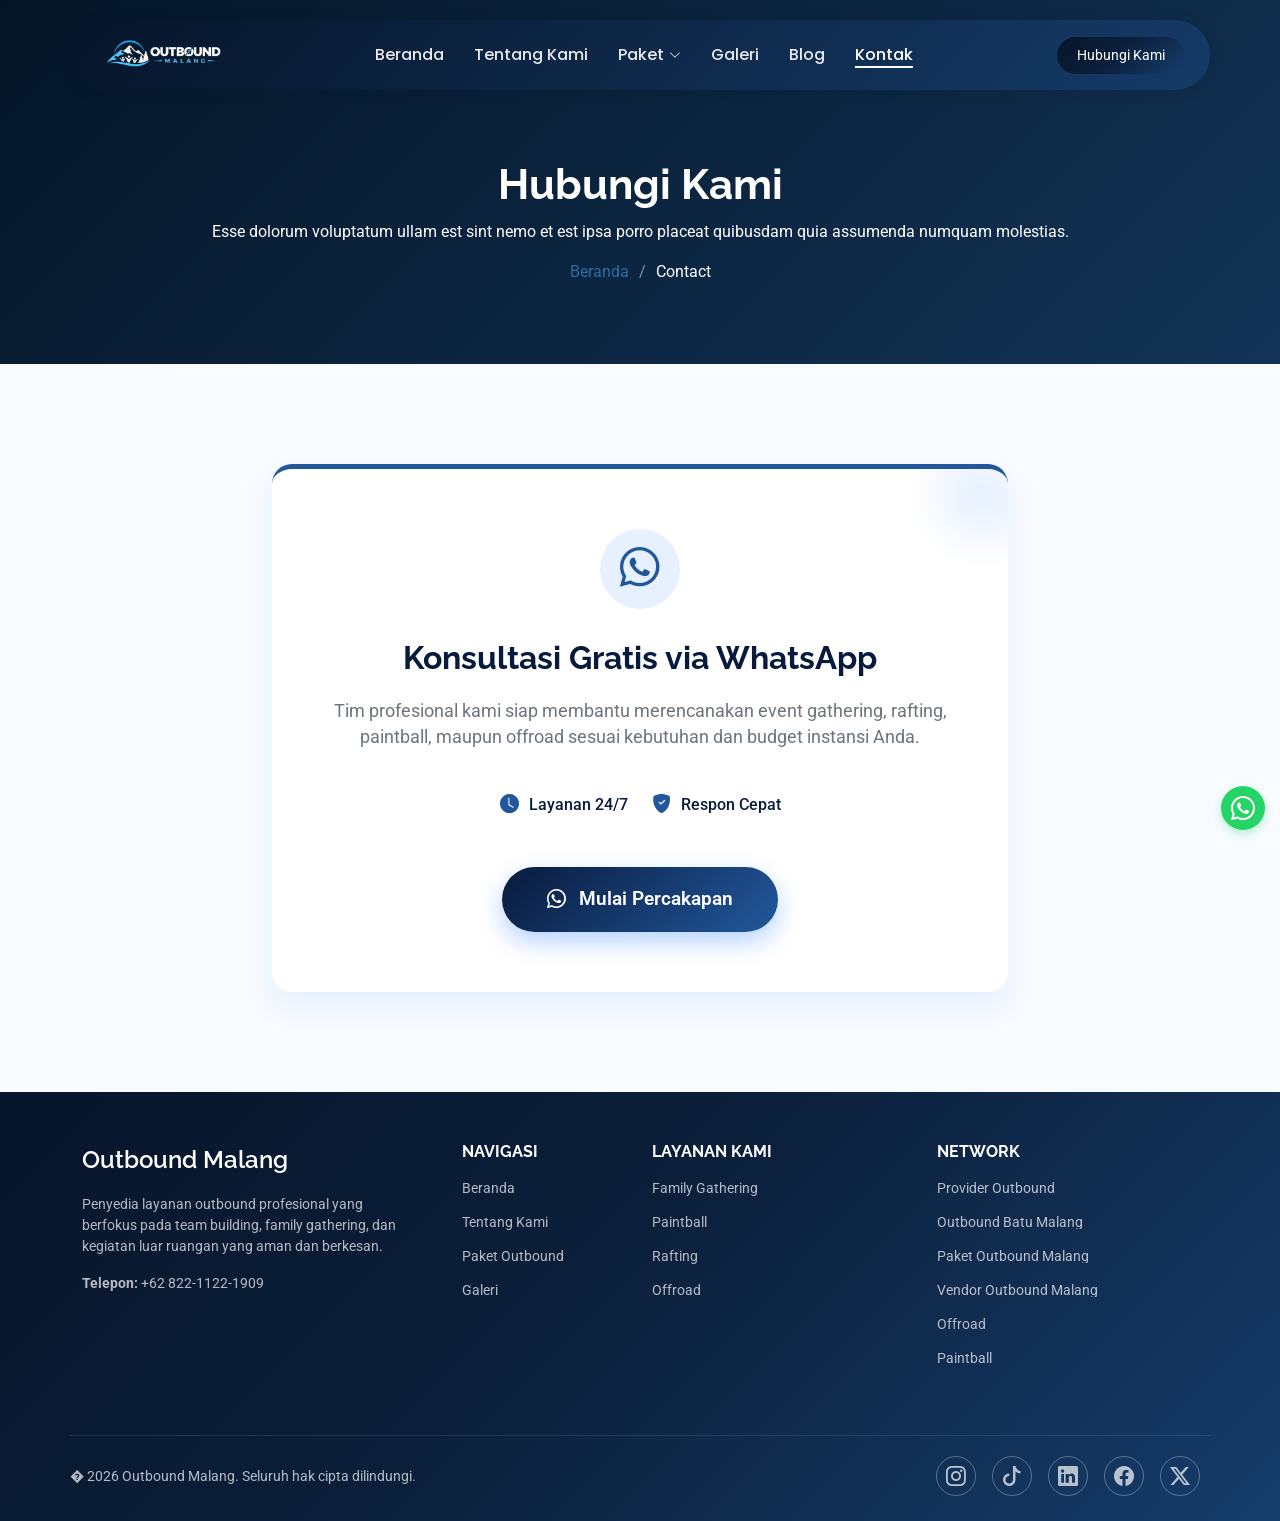
<file: contact.html>
<!DOCTYPE html>
<html lang="id">

<head>
  <meta charset="utf-8">
  <meta content="width=device-width, initial-scale=1.0" name="viewport">
  <title>Outbound Malang | Solusi Gathering & Petualangan</title>
  <meta name="description" content="">
  <meta name="keywords" content="">

  <!-- Favicons -->
  <link href="assets/img/favicon.webp" rel="icon">
  <link href="assets/img/apple-touch-icon.webp" rel="apple-touch-icon">

  <!-- Performance Optimizations -->
  <link rel="preconnect" href="https://fonts.googleapis.com">
  <link rel="preconnect" href="https://fonts.gstatic.com" crossorigin>

  <!-- Fonts: hanya weight yang dipakai -->
  <link href="https://fonts.googleapis.com/css2?family=Roboto:wght@300;400;500;700&family=Poppins:wght@400;500;600;700&family=Raleway:wght@400;500;600;700;800&display=swap" rel="stylesheet">

  <!-- Vendor CSS Files: Critical -->
  <link href="assets/vendor/bootstrap/css/bootstrap.min.css" rel="stylesheet">
  <link href="assets/vendor/bootstrap-icons/bootstrap-icons.css" rel="stylesheet">

  <!-- Non-critical CSS: defer -->
  <link href="assets/vendor/aos/aos.css" rel="stylesheet" media="print" onload="this.media='all'">
  <link href="assets/vendor/swiper/swiper-bundle.min.css" rel="stylesheet" media="print" onload="this.media='all'">
  <link href="assets/vendor/glightbox/css/glightbox.min.css" rel="stylesheet" media="print" onload="this.media='all'">
  <noscript>
    <link href="assets/vendor/aos/aos.css" rel="stylesheet">
    <link href="assets/vendor/swiper/swiper-bundle.min.css" rel="stylesheet">
    <link href="assets/vendor/glightbox/css/glightbox.min.css" rel="stylesheet">
  </noscript>

  <!-- Main CSS File -->
  <link href="assets/css/main.css" rel="stylesheet">

<body class="contact-page">

  <header id="header" class="header d-flex align-items-center fixed-top">
    <div
      class="header-container container-fluid container-xl position-relative d-flex align-items-center justify-content-between">

      <a href="/" class="logo d-flex align-items-center me-auto me-xl-0">
        <img src="assets/img/logo.webp" alt="Outbound Malang" class="logo-img" width="44" height="44" loading="eager">
      </a>

      <nav id="navmenu" class="navmenu">
        <ul>
          <li><a href="/">Beranda</a></li>
          <li><a href="about">Tentang Kami</a></li>
          <li class="dropdown"><a href="paket"><span>Paket</span> <i
                class="bi bi-chevron-down toggle-dropdown"></i></a>
            <ul>
              <li><a href="family-gathering">Family Gathering</a></li>
              <li><a href="paintball">Paket Paintball</a></li>
              <li><a href="rafting">Paket Rafting</a></li>
              <li><a href="offroad">Offroad</a></li>
            </ul>
          </li>
          <li><a href="gallery">Galeri</a></li>
          <li><a href="blog">Blog</a></li>
          <li><a href="contact" class="active">Kontak</a></li>
        </ul>
        <i class="mobile-nav-toggle d-xl-none bi bi-list"></i>
      </nav>

      <a class="btn-getstarted" href="https://wa.me/6282211221909" target="_blank">Hubungi Kami</a>

    </div>
  </header>

  <main class="main">

    <!-- Page Title -->
    <div class="page-title dark-background" data-aos="fade"
      style="background: linear-gradient(135deg, #081b3d 0%, #22579b 100%);">
      <div class="container position-relative">
        <h1>Hubungi Kami</h1>
        <p>Esse dolorum voluptatum ullam est sint nemo et est ipsa porro placeat quibusdam quia assumenda numquam
          molestias.</p>
        <nav class="breadcrumbs">
          <ol>
            <li><a href="/">Beranda</a></li>
            <li class="current">Contact</li>
          </ol>
        </nav>
      </div>
    </div><!-- End Page Title -->

    <!-- Contact Section -->
    <section id="contact" class="contact section" style="background-color: #f8fbff; padding: 100px 0;">
      <div class="container" data-aos="fade-up" data-aos-delay="100">

        <div class="row justify-content-center">
          <div class="col-lg-8 text-center">
            <div
              style="background: white; padding: 60px 40px; border-radius: 20px; box-shadow: 0 15px 30px rgba(13, 110, 253, 0.08); border-top: 5px solid #22579b; position: relative; overflow: hidden;">
              <!-- Decorative element -->
              <div
                style="position: absolute; top: -50px; right: -50px; width: 150px; height: 150px; background: radial-gradient(circle, rgba(13,110,253,0.1) 0%, rgba(13,110,253,0) 70%); border-radius: 50%;">
              </div>

              <div
                style="width: 80px; height: 80px; background: rgba(13, 110, 253, 0.1); border-radius: 50%; display: flex; align-items: center; justify-content: center; margin: 0 auto 30px; position: relative; z-index: 2;">
                <i class="bi bi-whatsapp" style="font-size: 40px; color: #22579b;"></i>
              </div>
              <h2
                style="font-family: var(--heading-font); font-weight: 700; color: #081b3d; margin-bottom: 20px; position: relative; z-index: 2;">
                Konsultasi Gratis via WhatsApp</h2>
              <p style="color: #6c757d; font-size: 1.1rem; margin-bottom: 40px; position: relative; z-index: 2;">Tim
                profesional kami siap membantu merencanakan event gathering, rafting, paintball, maupun offroad sesuai
                kebutuhan dan budget instansi Anda.</p>

              <div class="d-flex justify-content-center gap-4 flex-wrap mb-5 position-relative z-2">
                <div style="display: flex; align-items: center; gap: 10px;">
                  <i class="bi bi-clock-fill" style="color: #22579b; font-size: 1.2rem;"></i>
                  <span style="font-weight: 500; color: #081b3d;">Layanan 24/7</span>
                </div>
                <div style="display: flex; align-items: center; gap: 10px;">
                  <i class="bi bi-shield-fill-check" style="color: #22579b; font-size: 1.2rem;"></i>
                  <span style="font-weight: 500; color: #081b3d;">Respon Cepat</span>
                </div>
              </div>

              <a href="https://wa.me/6282211221909" target="_blank"
                style="display: inline-block; background: linear-gradient(135deg, #081b3d 0%, #22579b 100%); color: white; padding: 18px 45px; border-radius: 50px; font-weight: 600; font-size: 1.2rem; text-decoration: none; box-shadow: 0 10px 25px rgba(13, 110, 253, 0.3); transition: all 0.3s ease; position: relative; z-index: 2;"
                onmouseover="this.style.transform='translateY(-3px)'; this.style.boxShadow='0 15px 30px rgba(13, 110, 253, 0.4)'"
                onmouseout="this.style.transform='translateY(0)'; this.style.boxShadow='0 10px 25px rgba(13, 110, 253, 0.3)'">
                <i class="bi bi-whatsapp me-2"></i> Mulai Percakapan
              </a>
            </div>
          </div>
        </div>

      </div>
    </section><!-- /Contact Section -->

  </main>

  <footer id="footer" class="footer position-relative dark-background">
    <div class="container footer-top">
      <div class="row gy-4">
        <div class="col-lg-4 col-md-6 footer-about pe-lg-5">
          <a href="/" class="d-flex align-items-center">
            <span class="sitename">Outbound Malang</span>
          </a>
          <div class="footer-contact pt-3">
            <p>Penyedia layanan outbound profesional yang berfokus pada team building, family gathering, dan kegiatan
              luar ruangan yang aman dan berkesan.</p>
            <p class="mt-3"><strong>Telepon:</strong> <span>+62 822-1122-1909</span></p>
          </div>
        </div>

        <div class="col-lg-2 col-md-3 footer-links">
          <h4>NAVIGASI</h4>
          <ul>
            <li><a href="/">Beranda</a></li>
            <li><a href="about">Tentang Kami</a></li>
            <li><a href="tours">Paket Outbound</a></li>
            <li><a href="gallery">Galeri</a></li>
          </ul>
        </div>

        <div class="col-lg-3 col-md-3 footer-links">
          <h4>LAYANAN KAMI</h4>
          <ul>
            <li><a href="tours">Family Gathering</a></li>
            <li><a href="paintball">Paintball</a></li>
            <li><a href="rafting">Rafting</a></li>
            <li><a href="offroad">Offroad</a></li>
          </ul>
        </div>

        <div class="col-lg-3 col-md-12 footer-links">
          <h4>NETWORK</h4>
          <ul class="network-tags">
            <li><a href="https://provideroutbound.web.id">Provider Outbound</a></li>
            <li><a href="https://outboundbatumalang.web.id">Outbound Batu Malang</a></li>
            <li><a href="https://paketoutboundmalang.web.id">Paket Outbound Malang</a></li>
            <li><a href="https://vendoroutboundmalang.web.id">Vendor Outbound Malang</a></li>
            <li><a href="https://offroad.web.id">Offroad</a></li>
            <li><a href="https://paintball.web.id">Paintball</a></li>
            <li><a href="https://rafting.web.id">Rafting</a></li>
            <li><a href="https://outboundpantai.web.id">Outbound Pantai</a></li>
            <li><a href="https://paintballbatumalang.web.id">Paintball Batu Malang</a></li>
            <li><a href="https://cobanrondo.web.id">Coban Rondo</a></li>
            <li><a href="https://malangtraveler.web.id">Malang Traveler</a></li>
            <li><a href="https://outboundkediri.web.id">Outbound Kediri</a></li>
            <li><a href="https://pantaimalangselatan.web.id">Pantai Malang Selatan</a></li>
            <li><a href="https://jasaoutboundmalang.web.id">Jasa Outbound Malang</a></li>
            <li><a href="https://outboundindonesia.web.id">Outbound Indonesia</a></li>
            <li><a href="https://indonesiaoutbound.web.id">Indonesia Outbound</a></li>
            <li><a href="https://gemilangkatunoutbound.web.id">Gemilang Katun Outbound</a></li>
            <li><a href="https://outboundjatim.web.id">Outbound Jatim</a></li>
          </ul>
        </div>
      </div>
    </div>

    <div class="container copyright mt-4" style="border-top: 1px solid rgba(255,255,255,0.1); padding-top: 20px;">
      <div class="row align-items-center">
        <div class="col-md-6 text-center text-md-start mb-3 mb-md-0">
          <p class="mb-0">� 2026 Outbound Malang. Seluruh hak cipta dilindungi.</p>
        </div>
        <div class="col-md-6">
          <div class="social-links d-flex justify-content-center justify-content-md-end">
            <a href="" class="me-3 text-white"><i class="bi bi-instagram fs-5"></i></a>
            <a href="" class="me-3 text-white"><i class="bi bi-tiktok fs-5"></i></a>
            <a href="" class="me-3 text-white"><i class="bi bi-linkedin fs-5"></i></a>
            <a href="" class="me-3 text-white"><i class="bi bi-facebook fs-5"></i></a>
            <a href="" class="text-white"><i class="bi bi-twitter-x fs-5"></i></a>
          </div>
        </div>
      </div>
    </div>
  </footer>

  <!-- WhatsApp Float -->
  <a href="https://wa.me/6282211221909" id="whatsapp-float"
    class="whatsapp-float d-flex align-items-center justify-content-center" target="_blank"
    title="Konsultasi via WhatsApp"><i class="bi bi-whatsapp"></i></a>

  <!-- Scroll Top -->
  <a href="#" id="scroll-top" class="scroll-top d-flex align-items-center justify-content-center"><i
      class="bi bi-arrow-up-short"></i></a>

  <!-- Preloader -->
  <div id="preloader"></div>

  <!-- Vendor JS Files -->
  <script src="assets/vendor/bootstrap/js/bootstrap.bundle.min.js" defer></script>
  <script src="assets/vendor/aos/aos.js" defer></script>
  <script src="assets/vendor/purecounter/purecounter_vanilla.js" defer></script>
  <script src="assets/vendor/swiper/swiper-bundle.min.js" defer></script>
  <script src="assets/vendor/php-email-form/validate.js" defer></script>

  <!-- Main JS File -->
  <script src="assets/js/main.js" defer></script>

</body>

</html>
</file>
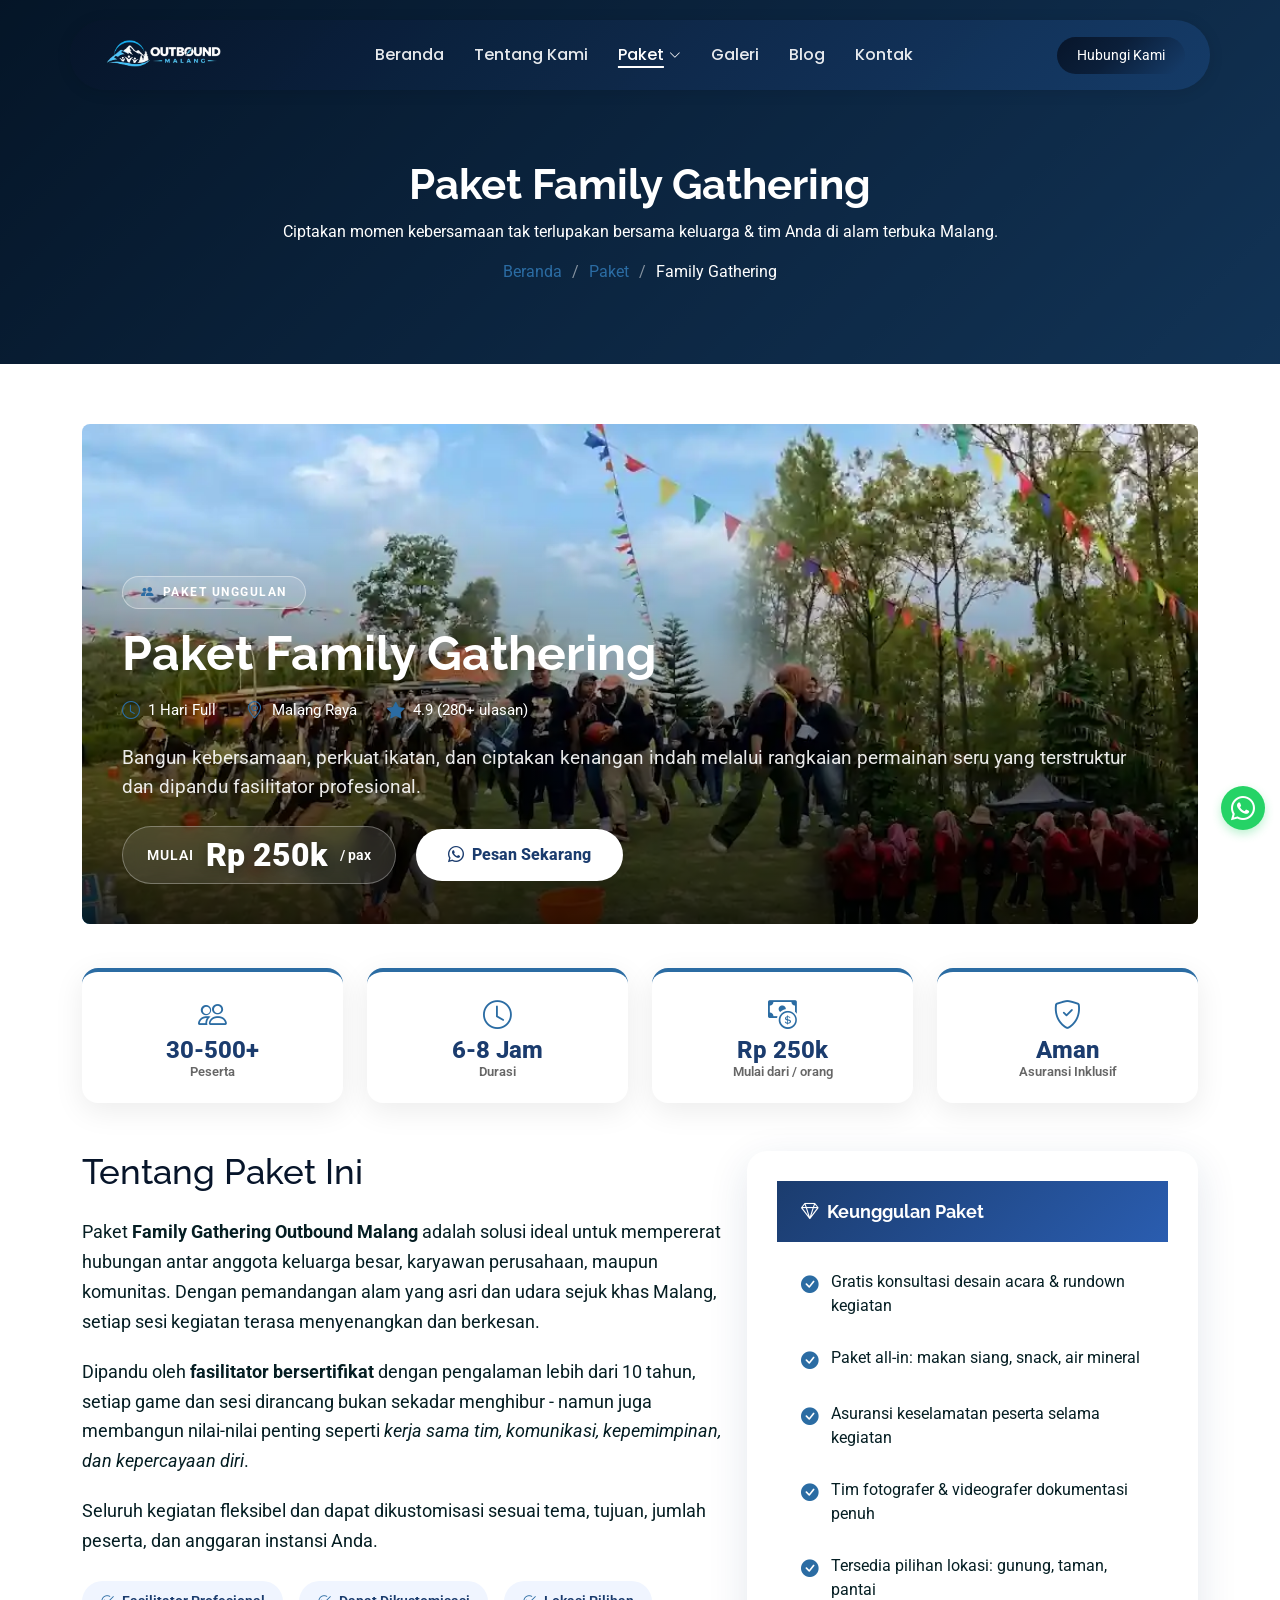
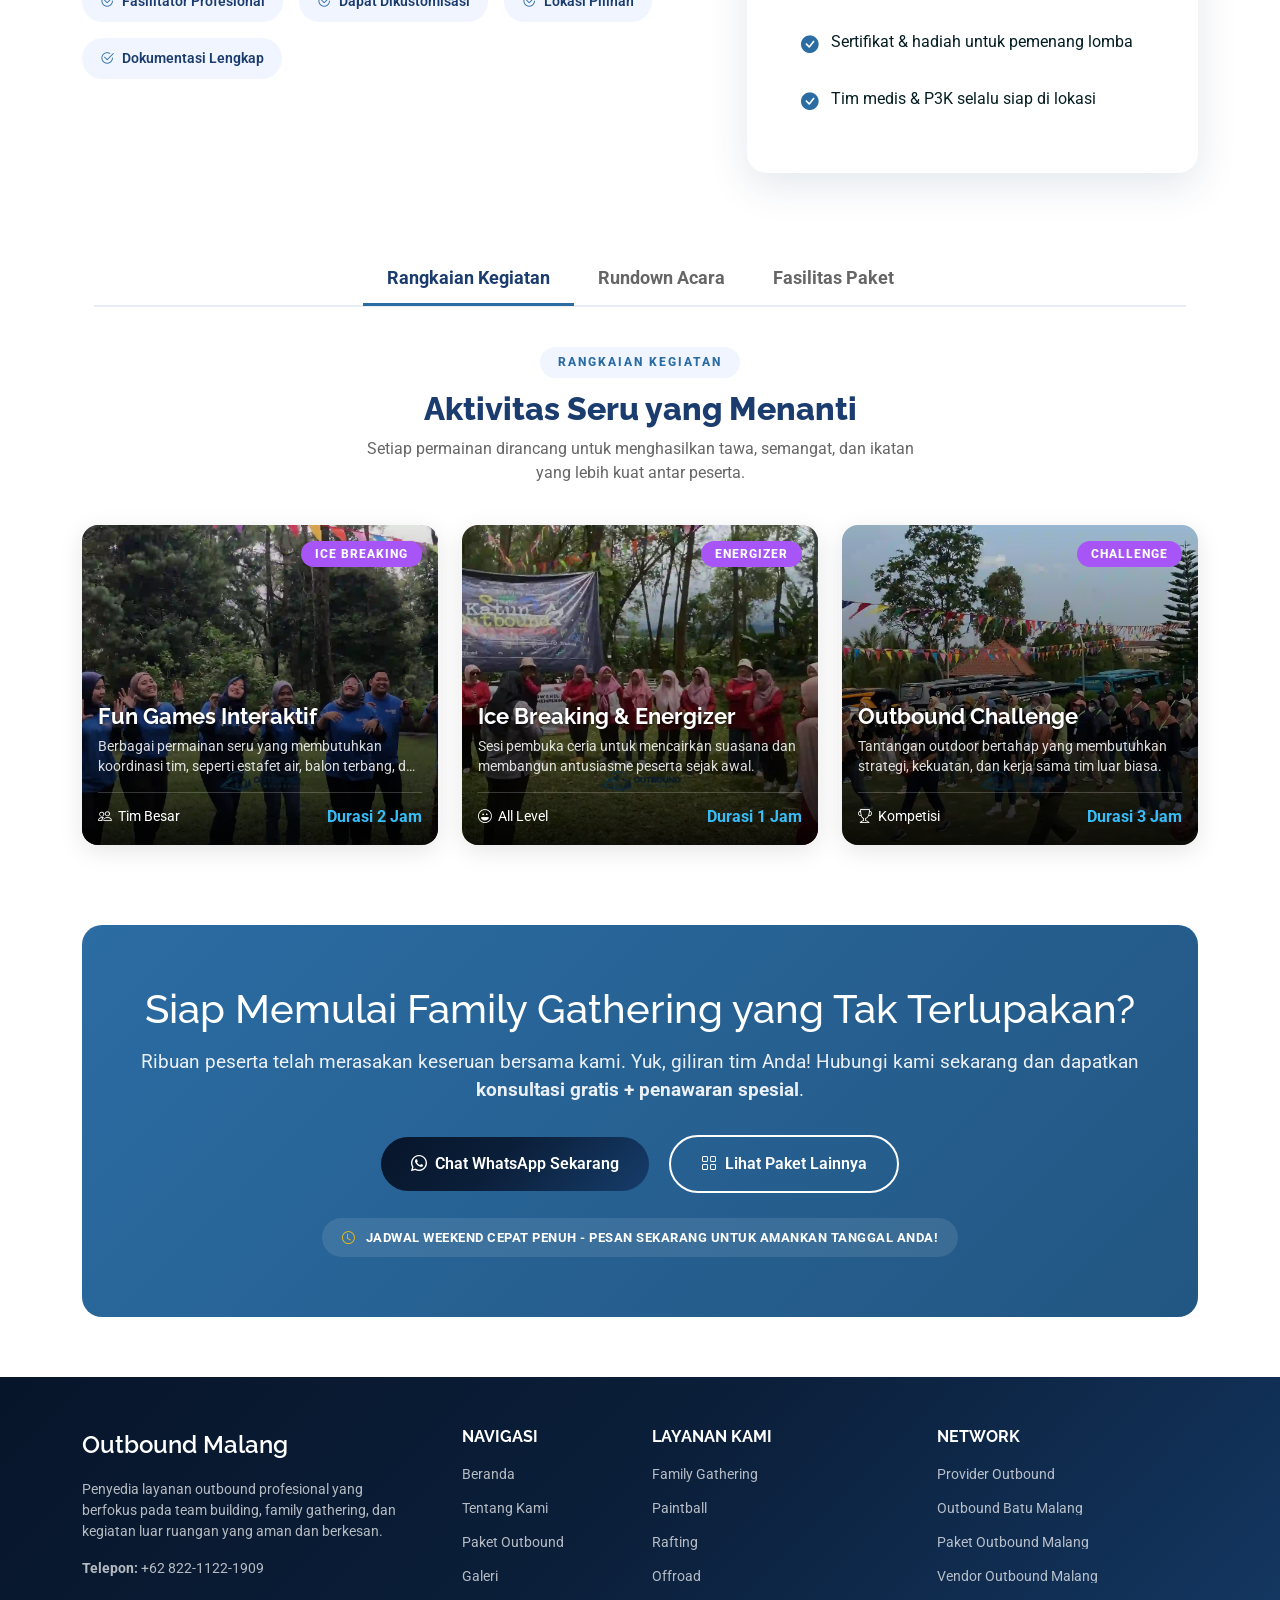
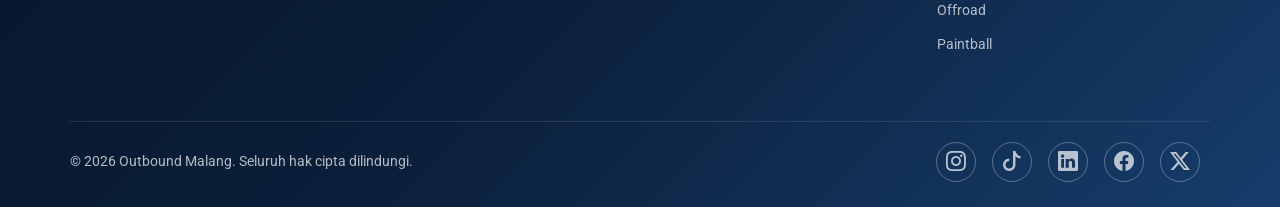
<file: family-gathering.html>
<!DOCTYPE html>
<html lang="id">

<head>
  <meta charset="utf-8">
  <meta content="width=device-width, initial-scale=1.0" name="viewport">
  <title>Paket Family Gathering Malang Seru & Terjangkau | Outbound Malang</title>
  <meta name="description" content="Tingkatkan kekompakan dengan paket family gathering malang. Lokasi sejuk, fasilitas lengkap, fun games, dan outbound adventure seru.">
  <meta name="keywords" content="outbound malang, outbound adventure, family gathering malang, paket outbound malang, provider outbound malang, eo outbound malang, paket family gathering malang seru & terjangkau">
  
  <meta name="robots" content="index, follow, max-image-preview:large, max-snippet:-1, max-video-preview:-1">
  <meta name="author" content="Outbound Malang">
  <link rel="canonical" href="https://outboundmalang.web.id/family-gathering">

  <!-- Open Graph / Facebook -->
  <meta property="og:type" content="website">
  <meta property="og:url" content="https://outboundmalang.web.id/family-gathering">
  <meta property="og:title" content="Paket Family Gathering Malang Seru & Terjangkau | Outbound Malang">
  <meta property="og:description" content="Tingkatkan kekompakan dengan paket family gathering malang. Lokasi sejuk, fasilitas lengkap, fun games, dan outbound adventure seru.">
  <meta property="og:image" content="https://outboundmalang.web.id/assets/img/header/family-gathering-outbound-malang.webp">
  <meta property="og:locale" content="id_ID">
  <meta property="og:site_name" content="Outbound Malang">

  <!-- Twitter Card -->
  <meta name="twitter:card" content="summary_large_image">
  <meta name="twitter:url" content="https://outboundmalang.web.id/family-gathering">
  <meta name="twitter:title" content="Paket Family Gathering Malang Seru & Terjangkau | Outbound Malang">
  <meta name="twitter:description" content="Tingkatkan kekompakan dengan paket family gathering malang. Lokasi sejuk, fasilitas lengkap, fun games, dan outbound adventure seru.">
  <meta name="twitter:image" content="https://outboundmalang.web.id/assets/img/header/family-gathering-outbound-malang.webp">

  <!-- GEO Tags (Local SEO) -->
  <meta name="geo.region" content="ID-JI">
  <meta name="geo.placename" content="Malang, Jawa Timur, Indonesia">
  <meta name="geo.position" content="-7.9797;112.6304">
  <meta name="ICBM" content="-7.9797, 112.6304">

  <!-- Performance Optimizations -->
  <link rel="preconnect" href="https://fonts.googleapis.com">
  <link rel="preconnect" href="https://fonts.gstatic.com" crossorigin>

  <!-- Favicons -->
  <link href="assets/img/favicon.webp" rel="icon">
  <link href="assets/img/apple-touch-icon.webp" rel="apple-touch-icon">
  <script type="application/ld+json">
  {
    "@context": "https://schema.org",
    "@graph": [
      {
        "@type": "WebSite",
        "@id": "https://outboundmalang.web.id",
        "url": "https://outboundmalang.web.id/",
        "name": "Outbound Malang",
        "inLanguage": "id-ID",
        "publisher": { "@id": "https://outboundmalang.web.id" }
      },
      {
        "@type": "Organization",
        "@id": "https://outboundmalang.web.id",
        "name": "Outbound Malang",
        "url": "https://outboundmalang.web.id/",
        "logo": {
          "@type": "ImageObject",
          "url": "https://outboundmalang.web.id/assets/img/logo.webp"
        },
        "contactPoint": {
          "@type": "ContactPoint",
          "telephone": "+6282211221909",
          "contactType": "customer service"
        }
      },
      {
        "@type": "BreadcrumbList",
        "@id": "https://outboundmalang.web.id/family-gathering",
        "itemListElement": [
          {
            "@type": "ListItem",
            "position": 1,
            "name": "Beranda",
            "item": "https://outboundmalang.web.id/"
          },
          {
            "@type": "ListItem",
            "position": 2,
            "name": "Paket Family Gathering Malang Seru & Terjangkau",
            "item": "https://outboundmalang.web.id/family-gathering"
          }
        ]
      },
      {
        "@type": "Service",
        "@id": "https://outboundmalang.web.id/family-gathering",
        "name": "Paket Family Gathering Malang Seru & Terjangkau",
        "provider": { "@id": "https://outboundmalang.web.id" },
        "areaServed": { "@type": "City", "name": "Malang" },
        "description": "Tingkatkan kekompakan dengan paket family gathering malang. Lokasi sejuk, fasilitas lengkap, fun games, dan outbound adventure seru.",
        "url": "https://outboundmalang.web.id/family-gathering",
        "offers": {
          "@type": "Offer",
          "priceCurrency": "IDR",
          "price": "225000",
          "availability": "https://schema.org/InStock",
          "url": "https://outboundmalang.web.id/family-gathering"
        }
      }
    ]
  }
  </script>
  <!-- Fonts: hanya weight yang dipakai -->
  <link href="https://fonts.googleapis.com/css2?family=Roboto:wght@300;400;500;700&family=Poppins:wght@400;500;600;700&family=Raleway:wght@400;500;600;700;800&display=swap" rel="stylesheet">

  <!-- Vendor CSS Files: Critical -->
  <link href="assets/vendor/bootstrap/css/bootstrap.min.css" rel="stylesheet">
  <link href="assets/vendor/bootstrap-icons/bootstrap-icons.css" rel="stylesheet">

  <!-- Non-critical CSS: defer -->
  <link href="assets/vendor/aos/aos.css" rel="stylesheet" media="print" onload="this.media='all'">
  <link href="assets/vendor/swiper/swiper-bundle.min.css" rel="stylesheet" media="print" onload="this.media='all'">
  <link href="assets/vendor/glightbox/css/glightbox.min.css" rel="stylesheet" media="print" onload="this.media='all'">
  <noscript>
    <link href="assets/vendor/aos/aos.css" rel="stylesheet">
    <link href="assets/vendor/swiper/swiper-bundle.min.css" rel="stylesheet">
    <link href="assets/vendor/glightbox/css/glightbox.min.css" rel="stylesheet">
  </noscript>

  <!-- Main CSS File -->
  <link href="assets/css/main.css" rel="stylesheet">
</head>

<body class="tour-details-page">

  <header id="header" class="header d-flex align-items-center fixed-top">
    <div
      class="header-container container-fluid container-xl position-relative d-flex align-items-center justify-content-between">

      <a href="/" class="logo d-flex align-items-center me-auto me-xl-0">
        <img src="assets/img/logo.webp" alt="Outbound Malang" class="logo-img" width="44" height="44" loading="eager">
      </a>

      <nav id="navmenu" class="navmenu">
        <ul>
          <li><a href="/">Beranda</a></li>
          <li><a href="about">Tentang Kami</a></li>
          <li class="dropdown"><a href="#" class="active"><span>Paket</span> <i
                class="bi bi-chevron-down toggle-dropdown"></i></a>
            <ul>
              <li><a href="family-gathering" class="active">Family Gathering</a></li>
              <li><a href="paintball">Paket Paintball</a></li>
              <li><a href="rafting">Paket Rafting</a></li>
              <li><a href="offroad">Offroad</a></li>
            </ul>
          </li>
          <li><a href="gallery">Galeri</a></li>
          <li><a href="blog">Blog</a></li>
          <li><a href="contact">Kontak</a></li>
        </ul>
        <i class="mobile-nav-toggle d-xl-none bi bi-list"></i>
      </nav>

      <a class="btn-getstarted" href="https://wa.me/6282211221909" target="_blank" rel="noopener noreferrer">Hubungi
        Kami</a>

    </div>
  </header>

  <main class="main">

    <!-- Page Title -->
    <div class="page-title dark-background" data-aos="fade"
      style="background: linear-gradient(135deg, #081b3d 0%, #22579b 100%);">
      <div class="container position-relative">
        <h1>Paket Family Gathering</h1>
        <p>Ciptakan momen kebersamaan tak terlupakan bersama keluarga & tim Anda di alam terbuka Malang.</p>
        <nav class="breadcrumbs">
          <ol>
            <li><a href="/">Beranda</a></li>
            <li><a href="tours">Paket</a></li>
            <li class="current">Family Gathering</li>
          </ol>
        </nav>
      </div>
    </div><!-- End Page Title -->

    <!-- Tour Details Section -->
    <section id="travel-tour-details" class="travel-tour-details section">
      <div class="container" data-aos="fade-up" data-aos-delay="100">

        <!-- ===== HERO BANNER ===== -->
        <div class="tour-hero">
          <div class="hero-image-wrapper">
            <img src="assets/img/header/family-gathering-outbound-malang.webp" alt="Paket Family Gathering Outbound Malang"
              class="img-fluid w-100">
            <div class="hero-overlay">
              <div class="hero-content">
                <div
                  style="display:inline-flex;align-items:center;gap:8px;background:rgba(255,255,255,0.15);border:1px solid rgba(255,255,255,0.4);border-radius:50px;padding:6px 18px;font-size:0.78rem;font-weight:700;letter-spacing:1.5px;color:#fff;margin-bottom:16px;">
                  <i class="bi bi-people-fill" style="color:var(--accent-color)"></i> PAKET UNGGULAN
                </div>
                <h1>Paket Family Gathering</h1>
                <div class="hero-meta">
                  <span class="duration"><i class="bi bi-clock"></i> 1 Hari Full</span>
                  <span class="destination"><i class="bi bi-geo-alt"></i> Malang Raya</span>
                  <span class="rating"><i class="bi bi-star-fill"></i> 4.9 (280+ ulasan)</span>
                </div>
                <p class="hero-tagline">Bangun kebersamaan, perkuat ikatan, dan ciptakan kenangan indah melalui
                  rangkaian permainan seru yang terstruktur dan dipandu fasilitator profesional.</p>
                <div style="display:flex; align-items:center; flex-wrap:wrap; gap:20px; margin-top:20px;">
                  <div
                    style="background:rgba(255,255,255,0.1); backdrop-filter:blur(10px); border:1px solid rgba(255,255,255,0.3); padding:12px 24px; border-radius:50px; display:flex; align-items:center; gap:12px;">
                    <span
                      style="color:#fff; font-size:0.9rem; font-weight:600; text-transform:uppercase; letter-spacing:1px;">Mulai</span>
                    <span
                      style="color:#ffffff; font-size:2rem; font-weight:900; line-height:1; text-shadow:0 2px 10px rgba(0,0,0,0.3);">Rp
                      250k</span>
                    <span style="color:#fff; font-size:0.9rem; font-weight:600;">/ pax</span>
                  </div>
                  <a href="https://wa.me/6282211221909" target="_blank" rel="noopener noreferrer" class="btn-book"
                    style="background:#fff; color:#1b3c6e; border:none; padding:14px 32px; font-weight:800; border-radius:50px; box-shadow:0 8px 20px rgba(0,0,0,0.15);"><i
                      class="bi bi-whatsapp me-2"></i>Pesan Sekarang</a>
                </div>
              </div>
            </div>
          </div>
        </div>

        <!-- ===== QUICK STATS ===== -->
        <div class="row gy-4 mb-5" style="margin-top:-40px;position:relative;z-index:10;" data-aos="fade-up"
          data-aos-delay="150">
          <div class="col-6 col-md-3">
            <div
              style="background:#fff;border-radius:16px;padding:22px 18px;text-align:center;box-shadow:0 8px 30px rgba(0,0,0,0.08);border-top:4px solid var(--accent-color);">
              <i class="bi bi-people" style="font-size:1.8rem;color:var(--accent-color);"></i>
              <div style="font-size:1.5rem;font-weight:800;color:#1b3c6e;line-height:1;">30-500+</div>
              <div style="font-size:0.8rem;color:#666;font-weight:600;">Peserta</div>
            </div>
          </div>
          <div class="col-6 col-md-3">
            <div
              style="background:#fff;border-radius:16px;padding:22px 18px;text-align:center;box-shadow:0 8px 30px rgba(0,0,0,0.08);border-top:4px solid var(--accent-color);">
              <i class="bi bi-clock" style="font-size:1.8rem;color:var(--accent-color);"></i>
              <div style="font-size:1.5rem;font-weight:800;color:#1b3c6e;line-height:1;">6-8 Jam</div>
              <div style="font-size:0.8rem;color:#666;font-weight:600;">Durasi</div>
            </div>
          </div>
          <div class="col-6 col-md-3">
            <div
              style="background:#fff;border-radius:16px;padding:22px 18px;text-align:center;box-shadow:0 8px 30px rgba(0,0,0,0.08);border-top:4px solid var(--accent-color);">
              <i class="bi bi-cash-coin" style="font-size:1.8rem;color:var(--accent-color);"></i>
              <div style="font-size:1.5rem;font-weight:800;color:#1b3c6e;line-height:1;">Rp 250k</div>
              <div style="font-size:0.8rem;color:#666;font-weight:600;">Mulai dari / orang</div>
            </div>
          </div>
          <div class="col-6 col-md-3">
            <div
              style="background:#fff;border-radius:16px;padding:22px 18px;text-align:center;box-shadow:0 8px 30px rgba(0,0,0,0.08);border-top:4px solid var(--accent-color);">
              <i class="bi bi-shield-check" style="font-size:1.8rem;color:var(--accent-color);"></i>
              <div style="font-size:1.5rem;font-weight:800;color:#1b3c6e;line-height:1;">Aman</div>
              <div style="font-size:0.8rem;color:#666;font-weight:600;">Asuransi Inklusif</div>
            </div>
          </div>
        </div>

        <!-- ===== OVERVIEW + HIGHLIGHTS ===== -->
        <div class="tour-overview" data-aos="fade-up" data-aos-delay="200">
          <div class="row gy-5 align-items-start">
            <div class="col-lg-7">


              <h2>Tentang Paket Ini</h2>
              <p>Paket <strong>Family Gathering Outbound Malang</strong> adalah solusi ideal untuk mempererat hubungan
                antar anggota keluarga besar, karyawan perusahaan, maupun komunitas. Dengan pemandangan alam yang asri
                dan udara sejuk khas Malang, setiap sesi kegiatan terasa menyenangkan dan berkesan.</p>
              <p>Dipandu oleh <strong>fasilitator bersertifikat</strong> dengan pengalaman lebih dari 10 tahun, setiap
                game dan sesi dirancang bukan sekadar menghibur - namun juga membangun nilai-nilai penting seperti
                <em>kerja sama tim, komunikasi, kepemimpinan, dan kepercayaan diri</em>.</p>
              <p>Seluruh kegiatan fleksibel dan dapat dikustomisasi sesuai tema, tujuan, jumlah peserta, dan anggaran
                instansi Anda.</p>

              <div style="display:flex;gap:16px;flex-wrap:wrap;margin-top:24px;">
                <div
                  style="display:flex;align-items:center;gap:8px;background:#f0f5ff;padding:10px 18px;border-radius:50px;font-size:0.88rem;font-weight:600;color:#1b3c6e;">
                  <i class="bi bi-check2-circle" style="color:var(--accent-color)"></i> Fasilitator Profesional
                </div>
                <div
                  style="display:flex;align-items:center;gap:8px;background:#f0f5ff;padding:10px 18px;border-radius:50px;font-size:0.88rem;font-weight:600;color:#1b3c6e;">
                  <i class="bi bi-check2-circle" style="color:var(--accent-color)"></i> Dapat Dikustomisasi
                </div>
                <div
                  style="display:flex;align-items:center;gap:8px;background:#f0f5ff;padding:10px 18px;border-radius:50px;font-size:0.88rem;font-weight:600;color:#1b3c6e;">
                  <i class="bi bi-check2-circle" style="color:var(--accent-color)"></i> Lokasi Pilihan
                </div>
                <div
                  style="display:flex;align-items:center;gap:8px;background:#f0f5ff;padding:10px 18px;border-radius:50px;font-size:0.88rem;font-weight:600;color:#1b3c6e;">
                  <i class="bi bi-check2-circle" style="color:var(--accent-color)"></i> Dokumentasi Lengkap
                </div>
              </div>
            </div>

            <div class="col-lg-5">
              <div class="tour-highlights"
                style="border-radius:20px;overflow:hidden;border:none;box-shadow:0 12px 40px rgba(27,60,110,0.12);">
                <div style="background:linear-gradient(135deg,#1b3c6e,#2a5db0);padding:20px 24px;">
                  <h3 style="color:#fff;margin:0;font-size:1.1rem;font-weight:700;"><i
                      class="bi bi-gem me-2"></i>Keunggulan Paket</h3>
                </div>
                <div style="background:#fff;padding:20px 24px;">
                  <ul style="list-style:none;padding:0;margin:0;display:flex;flex-direction:column;gap:12px;">
                    <li style="display:flex;align-items:flex-start;gap:12px;"><i class="bi bi-check-circle-fill"
                        style="color:var(--accent-color);margin-top:2px;flex-shrink:0;"></i><span>Gratis konsultasi
                        desain acara & rundown kegiatan</span></li>
                    <li style="display:flex;align-items:flex-start;gap:12px;"><i class="bi bi-check-circle-fill"
                        style="color:var(--accent-color);margin-top:2px;flex-shrink:0;"></i><span>Paket all-in: makan
                        siang, snack, air mineral</span></li>
                    <li style="display:flex;align-items:flex-start;gap:12px;"><i class="bi bi-check-circle-fill"
                        style="color:var(--accent-color);margin-top:2px;flex-shrink:0;"></i><span>Asuransi keselamatan
                        peserta selama kegiatan</span></li>
                    <li style="display:flex;align-items:flex-start;gap:12px;"><i class="bi bi-check-circle-fill"
                        style="color:var(--accent-color);margin-top:2px;flex-shrink:0;"></i><span>Tim fotografer &
                        videografer dokumentasi penuh</span></li>
                    <li style="display:flex;align-items:flex-start;gap:12px;"><i class="bi bi-check-circle-fill"
                        style="color:var(--accent-color);margin-top:2px;flex-shrink:0;"></i><span>Tersedia pilihan
                        lokasi: gunung, taman, pantai</span></li>
                    <li style="display:flex;align-items:flex-start;gap:12px;"><i class="bi bi-check-circle-fill"
                        style="color:var(--accent-color);margin-top:2px;flex-shrink:0;"></i><span>Sertifikat & hadiah
                        untuk pemenang lomba</span></li>
                    <li style="display:flex;align-items:flex-start;gap:12px;"><i class="bi bi-check-circle-fill"
                        style="color:var(--accent-color);margin-top:2px;flex-shrink:0;"></i><span>Tim medis & P3K selalu
                        siap di lokasi</span></li>
                  </ul>
                </div>
              </div>
            </div>
          </div>
        </div>

        <!-- ===== GAME ACTIVITIES GRID ===== -->
        <!-- ===== TABS NAVIGATION ===== -->
        <div class="container" style="margin-top:80px; margin-bottom:40px;">
          <ul class="nav nav-tabs justify-content-center" id="myTab" role="tablist"
            style="border-bottom:2px solid #e8edf5;">
            <li class="nav-item" role="presentation">
              <button class="nav-link active" id="kegiatan-tab" data-bs-toggle="tab" data-bs-target="#kegiatan"
                type="button" role="tab" aria-controls="kegiatan" aria-selected="true"
                style="font-size:1.1rem; font-weight:700; color:#1b3c6e; border:none; border-bottom:3px solid transparent; background:transparent; padding:12px 24px;">Rangkaian
                Kegiatan</button>
            </li>
            <li class="nav-item" role="presentation">
              <button class="nav-link" id="rundown-tab" data-bs-toggle="tab" data-bs-target="#rundown" type="button"
                role="tab" aria-controls="rundown" aria-selected="false"
                style="font-size:1.1rem; font-weight:700; color:#666; border:none; border-bottom:3px solid transparent; background:transparent; padding:12px 24px;">Rundown
                Acara</button>
            </li>
            <li class="nav-item" role="presentation">
              <button class="nav-link" id="fasilitas-tab" data-bs-toggle="tab" data-bs-target="#fasilitas" type="button"
                role="tab" aria-controls="fasilitas" aria-selected="false"
                style="font-size:1.1rem; font-weight:700; color:#666; border:none; border-bottom:3px solid transparent; background:transparent; padding:12px 24px;">Fasilitas
                Paket</button>
            </li>
          </ul>
        </div>


        <div class="tab-content" id="myTabContent" style="margin-bottom:80px;">
          <!-- TAB 1 -->
          <div class="tab-pane fade show active" id="kegiatan" role="tabpanel" aria-labelledby="kegiatan-tab">
            <div data-aos="fade-up" data-aos-delay="250">
              <div style="text-align:center;margin-bottom:40px;">
                <span
                  style="display:inline-block;background:#f0f5ff;color:var(--accent-color);font-size:0.78rem;font-weight:800;letter-spacing:2px;padding:6px 18px;border-radius:50px;margin-bottom:12px;">RANGKAIAN
                  KEGIATAN</span>
                <h2 style="font-size:2rem;font-weight:800;color:#1b3c6e;">Aktivitas Seru yang Menanti</h2>
                <p style="color:#666;max-width:560px;margin:0 auto;">Setiap permainan dirancang untuk menghasilkan tawa,
                  semangat, dan ikatan yang lebih kuat antar peserta.</p>
              </div>

              <div class="row gy-4">

                <!-- Card 1 -->
                <div class="col-md-6 col-lg-4" data-aos="zoom-in" data-aos-delay="100">
                  <a href="assets/img/all-img/teamwork-games-outbound-malang.webp" class="glightbox" data-title="Fun Games Interaktif"
                    style="display:block; text-decoration:none;">
                    <div class="activity-card"
                      style="position:relative; border-radius:16px; overflow:hidden; height:320px; box-shadow:0 6px 24px rgba(0,0,0,0.1); transition:transform 0.3s;">
                      <img src="assets/img/all-img/teamwork-games-outbound-malang.webp" alt="Fun Games"
                        style="width:100%; height:100%; object-fit:cover; display:block; transition:transform 0.5s;">
                      <div
                        style="position:absolute; top:0; left:0; right:0; bottom:0; background:linear-gradient(to top, rgba(0,0,0,0.9) 0%, rgba(0,0,0,0.4) 50%, rgba(0,0,0,0.1) 100%); pointer-events:none;">
                      </div>

                      <div style="position:absolute; top:16px; right:16px; pointer-events:none;">
                        <span
                          style="background:#a855f7; color:#fff; font-size:0.75rem; font-weight:800; padding:6px 14px; border-radius:50px; letter-spacing:1px; text-transform:uppercase;">ICE
                          BREAKING</span>
                      </div>

                      <div
                        style="position:absolute; bottom:16px; left:16px; right:16px; color:#fff; pointer-events:none;">
                        <h4
                          style="margin:0 0 8px 0; font-size:1.4rem; font-weight:700; color:#fff; text-shadow:1px 1px 3px rgba(0,0,0,0.5);">
                          Fun Games Interaktif</h4>
                        <p
                          style="margin:0 0 16px 0; font-size:0.85rem; color:rgba(255,255,255,0.85); line-height:1.4; display:-webkit-box; -webkit-line-clamp:2; -webkit-box-orient:vertical; overflow:hidden;">
                          Berbagai permainan seru yang membutuhkan koordinasi tim, seperti estafet air, balon terbang,
                          dan banyak lagi.</p>
                        <div
                          style="display:flex; justify-content:space-between; align-items:center; border-top:1px solid rgba(255,255,255,0.2); padding-top:12px;">
                          <div style="font-size:0.85rem; display:flex; align-items:center; gap:6px;">
                            <i class="bi bi-people"></i> <span>Tim Besar</span>
                          </div>
                          <div style="font-size:1rem; font-weight:700; color:#38bdf8;">
                            Durasi 2 Jam
                          </div>
                        </div>
                      </div>
                    </div>
                  </a>
                </div>

                <!-- Card 2 -->
                <div class="col-md-6 col-lg-4" data-aos="zoom-in" data-aos-delay="150">
                  <a href="assets/img/all-img/liburan-keluarga-outdoor-malang.webp" class="glightbox" data-title="Ice Breaking & Energizer"
                    style="display:block; text-decoration:none;">
                    <div class="activity-card"
                      style="position:relative; border-radius:16px; overflow:hidden; height:320px; box-shadow:0 6px 24px rgba(0,0,0,0.1); transition:transform 0.3s;">
                      <img src="assets/img/all-img/liburan-keluarga-outdoor-malang.webp" alt="Ice Breaking"
                        style="width:100%; height:100%; object-fit:cover; display:block; transition:transform 0.5s;">
                      <div
                        style="position:absolute; top:0; left:0; right:0; bottom:0; background:linear-gradient(to top, rgba(0,0,0,0.9) 0%, rgba(0,0,0,0.4) 50%, rgba(0,0,0,0.1) 100%); pointer-events:none;">
                      </div>

                      <div style="position:absolute; top:16px; right:16px; pointer-events:none;">
                        <span
                          style="background:#a855f7; color:#fff; font-size:0.75rem; font-weight:800; padding:6px 14px; border-radius:50px; letter-spacing:1px; text-transform:uppercase;">ENERGIZER</span>
                      </div>

                      <div
                        style="position:absolute; bottom:16px; left:16px; right:16px; color:#fff; pointer-events:none;">
                        <h4
                          style="margin:0 0 8px 0; font-size:1.4rem; font-weight:700; color:#fff; text-shadow:1px 1px 3px rgba(0,0,0,0.5);">
                          Ice Breaking & Energizer</h4>
                        <p
                          style="margin:0 0 16px 0; font-size:0.85rem; color:rgba(255,255,255,0.85); line-height:1.4; display:-webkit-box; -webkit-line-clamp:2; -webkit-box-orient:vertical; overflow:hidden;">
                          Sesi pembuka ceria untuk mencairkan suasana dan membangun antusiasme peserta sejak awal.</p>
                        <div
                          style="display:flex; justify-content:space-between; align-items:center; border-top:1px solid rgba(255,255,255,0.2); padding-top:12px;">
                          <div style="font-size:0.85rem; display:flex; align-items:center; gap:6px;">
                            <i class="bi bi-emoji-laughing"></i> <span>All Level</span>
                          </div>
                          <div style="font-size:1rem; font-weight:700; color:#38bdf8;">
                            Durasi 1 Jam
                          </div>
                        </div>
                      </div>
                    </div>
                  </a>
                </div>

                <!-- Card 3 -->
                <div class="col-md-6 col-lg-4" data-aos="zoom-in" data-aos-delay="200">
                  <a href="assets/img/all-img/momen-team-building-kantor.webp" class="glightbox" data-title="Outbound Challenge"
                    style="display:block; text-decoration:none;">
                    <div class="activity-card"
                      style="position:relative; border-radius:16px; overflow:hidden; height:320px; box-shadow:0 6px 24px rgba(0,0,0,0.1); transition:transform 0.3s;">
                      <img src="assets/img/all-img/momen-team-building-kantor.webp" alt="Outbound Games"
                        style="width:100%; height:100%; object-fit:cover; display:block; transition:transform 0.5s;">
                      <div
                        style="position:absolute; top:0; left:0; right:0; bottom:0; background:linear-gradient(to top, rgba(0,0,0,0.9) 0%, rgba(0,0,0,0.4) 50%, rgba(0,0,0,0.1) 100%); pointer-events:none;">
                      </div>

                      <div style="position:absolute; top:16px; right:16px; pointer-events:none;">
                        <span
                          style="background:#a855f7; color:#fff; font-size:0.75rem; font-weight:800; padding:6px 14px; border-radius:50px; letter-spacing:1px; text-transform:uppercase;">CHALLENGE</span>
                      </div>

                      <div
                        style="position:absolute; bottom:16px; left:16px; right:16px; color:#fff; pointer-events:none;">
                        <h4
                          style="margin:0 0 8px 0; font-size:1.4rem; font-weight:700; color:#fff; text-shadow:1px 1px 3px rgba(0,0,0,0.5);">
                          Outbound Challenge</h4>
                        <p
                          style="margin:0 0 16px 0; font-size:0.85rem; color:rgba(255,255,255,0.85); line-height:1.4; display:-webkit-box; -webkit-line-clamp:2; -webkit-box-orient:vertical; overflow:hidden;">
                          Tantangan outdoor bertahap yang membutuhkan strategi, kekuatan, dan kerja sama tim luar biasa.
                        </p>
                        <div
                          style="display:flex; justify-content:space-between; align-items:center; border-top:1px solid rgba(255,255,255,0.2); padding-top:12px;">
                          <div style="font-size:0.85rem; display:flex; align-items:center; gap:6px;">
                            <i class="bi bi-trophy"></i> <span>Kompetisi</span>
                          </div>
                          <div style="font-size:1rem; font-weight:700; color:#38bdf8;">
                            Durasi 3 Jam
                          </div>
                        </div>
                      </div>
                    </div>
                  </a>
                </div>
              </div>
            </div>
          </div>

          <!-- TAB 2 -->
          <div class="tab-pane fade" id="rundown" role="tabpanel" aria-labelledby="rundown-tab">
            <!-- ===== RUNDOWN TIMELINE ===== -->
            <div data-aos="fade-up" data-aos-delay="300">
              <div style="text-align:center;margin-bottom:48px;">
                <span
                  style="display:inline-block;background:linear-gradient(135deg,#1b3c6e,#2a5db0);color:#fff;font-size:0.75rem;font-weight:800;letter-spacing:2.5px;padding:8px 22px;border-radius:50px;margin-bottom:16px;">SUSUNAN
                  ACARA</span>
                <h2 style="font-size:2rem;font-weight:800;color:#1b3c6e;">Rundown Kegiatan (1 Hari)</h2>
                <p style="color:#666;max-width:500px;margin:0 auto;">Setiap sesi dirancang untuk memaksimalkan keseruan
                  dan kebersamaan tim Anda.</p>
              </div>

              <div style="position:relative;">


                <div
                  style="display:flex;gap:24px;align-items:flex-start;margin-bottom:28px;position:relative;z-index:1;"
                  data-aos="fade-right" data-aos-delay="100">
                  <div
                    style="flex:1;background:#fff;border-radius:18px;padding:24px 28px;box-shadow:0 6px 30px rgba(27,60,110,0.10);border-left:5px solid #1b3c6e;">
                    <div
                      style="display:flex;align-items:center;justify-content:space-between;flex-wrap:wrap;gap:8px;margin-bottom:12px;">
                      <h4 style="margin:0;font-size:1.05rem;font-weight:800;color:#1b3c6e;">Registrasi &amp; Pembukaan
                      </h4>
                      <span
                        style="background:linear-gradient(135deg,#1b3c6e,#2a5db0);color:#fff;font-size:0.82rem;font-weight:800;padding:5px 16px;border-radius:50px;">07.00
                        - 08.00</span>
                    </div>
                    <p style="margin:0;color:#555;font-size:0.9rem;line-height:1.6;">Peserta tiba di lokasi, registrasi,
                      penyematan tanda peserta, dan foto awal kelompok. MC memimpin acara pembuka yang meriah.</p>
                    <div style="margin-top:12px;display:flex;gap:8px;flex-wrap:wrap;">
                      <span
                        style="background:#f0f5ff;color:#1b3c6e;font-size:0.78rem;font-weight:600;padding:4px 12px;border-radius:50px;"><i
                          class="bi bi-cup-hot me-1"></i>Welcome Drink &amp; Snack</span>
                    </div>
                  </div>
                </div>

                <div
                  style="display:flex;gap:24px;align-items:flex-start;margin-bottom:28px;position:relative;z-index:1;"
                  data-aos="fade-left" data-aos-delay="150">
                  <div
                    style="flex:1;background:#fff;border-radius:18px;padding:24px 28px;box-shadow:0 6px 30px rgba(27,60,110,0.10);border-left:5px solid var(--accent-color);">
                    <div
                      style="display:flex;align-items:center;justify-content:space-between;flex-wrap:wrap;gap:8px;margin-bottom:12px;">
                      <h4 style="margin:0;font-size:1.05rem;font-weight:800;color:#1b3c6e;">Ice Breaking &amp; Yel-Yel
                        Tim</h4>
                      <span
                        style="background:linear-gradient(135deg,var(--accent-color),#1b8c6e);color:#fff;font-size:0.82rem;font-weight:800;padding:5px 16px;border-radius:50px;">08.00
                        - 09.00</span>
                    </div>
                    <p style="margin:0;color:#555;font-size:0.9rem;line-height:1.6;">Fasilitator memandu sesi ice
                      breaking dan pembentukan yel-yel khas tiap kelompok untuk membangun semangat tim sejak dini.</p>
                    <div style="margin-top:12px;display:flex;gap:8px;flex-wrap:wrap;">
                      <span
                        style="background:#f0fff8;color:#1b8c6e;font-size:0.78rem;font-weight:600;padding:4px 12px;border-radius:50px;"><i
                          class="bi bi-people me-1"></i>Fasilitator Bersertifikat</span>
                    </div>
                  </div>
                </div>

                <div
                  style="display:flex;gap:24px;align-items:flex-start;margin-bottom:28px;position:relative;z-index:1;"
                  data-aos="fade-right" data-aos-delay="200">
                  <div
                    style="flex:1;background:linear-gradient(135deg,#f8f9ff,#eef2ff);border-radius:18px;padding:24px 28px;box-shadow:0 6px 30px rgba(27,60,110,0.10);border-left:5px solid #2a5db0;">
                    <div
                      style="display:flex;align-items:center;justify-content:space-between;flex-wrap:wrap;gap:8px;margin-bottom:12px;">
                      <h4 style="margin:0;font-size:1.05rem;font-weight:800;color:#1b3c6e;">Sesi Outbound Games Sesi 1
                      </h4>
                      <span
                        style="background:linear-gradient(135deg,#2a5db0,#1b3c6e);color:#fff;font-size:0.82rem;font-weight:800;padding:5px 16px;border-radius:50px;">09.00
                        - 12.00</span>
                    </div>
                    <p style="margin:0;color:#555;font-size:0.9rem;line-height:1.6;">Rangkaian 3-4 permainan outdoor
                      terstruktur yang membutuhkan strategi dan kerja sama tim. Nilai dikumpulkan untuk penilaian akhir.
                    </p>
                    <div style="margin-top:12px;display:flex;gap:8px;flex-wrap:wrap;">
                      <span
                        style="background:#f0f5ff;color:#2a5db0;font-size:0.78rem;font-weight:600;padding:4px 12px;border-radius:50px;"><i
                          class="bi bi-trophy me-1"></i>Kompetisi Berhadiah</span>
                      <span
                        style="background:#f0f5ff;color:#2a5db0;font-size:0.78rem;font-weight:600;padding:4px 12px;border-radius:50px;"><i
                          class="bi bi-geo-alt me-1"></i>Area Outdoor</span>
                    </div>
                  </div>
                </div>

                <div
                  style="display:flex;gap:24px;align-items:flex-start;margin-bottom:28px;position:relative;z-index:1;"
                  data-aos="fade-left" data-aos-delay="250">
                  <div
                    style="flex:1;background:#fff;border-radius:18px;padding:24px 28px;box-shadow:0 6px 30px rgba(27,60,110,0.10);border-left:5px solid #e67e22;">
                    <div
                      style="display:flex;align-items:center;justify-content:space-between;flex-wrap:wrap;gap:8px;margin-bottom:12px;">
                      <h4 style="margin:0;font-size:1.05rem;font-weight:800;color:#1b3c6e;">Istirahat &amp; Makan Siang
                      </h4>
                      <span
                        style="background:linear-gradient(135deg,#e67e22,#f39c12);color:#fff;font-size:0.82rem;font-weight:800;padding:5px 16px;border-radius:50px;">12.00
                        - 13.30</span>
                    </div>
                    <p style="margin:0;color:#555;font-size:0.9rem;line-height:1.6;">Peserta beristirahat dan menikmati
                      makan siang prasmanan bersama. Waktu santai untuk interaksi bebas antar peserta.</p>
                    <div style="margin-top:12px;display:flex;gap:8px;flex-wrap:wrap;">
                      <span
                        style="background:#fff8f0;color:#e67e22;font-size:0.78rem;font-weight:600;padding:4px 12px;border-radius:50px;"><i
                          class="bi bi-cup-hot me-1"></i>Makan Siang Inklusif</span>
                    </div>
                  </div>
                </div>

                <div
                  style="display:flex;gap:24px;align-items:flex-start;margin-bottom:28px;position:relative;z-index:1;"
                  data-aos="fade-right" data-aos-delay="300">
                  <div
                    style="flex:1;background:linear-gradient(135deg,#f8f9ff,#eef2ff);border-radius:18px;padding:24px 28px;box-shadow:0 6px 30px rgba(27,60,110,0.10);border-left:5px solid #2a5db0;">
                    <div
                      style="display:flex;align-items:center;justify-content:space-between;flex-wrap:wrap;gap:8px;margin-bottom:12px;">
                      <h4 style="margin:0;font-size:1.05rem;font-weight:800;color:#1b3c6e;">Sesi Outbound Games Sesi 2
                      </h4>
                      <span
                        style="background:linear-gradient(135deg,#2a5db0,#1b3c6e);color:#fff;font-size:0.82rem;font-weight:800;padding:5px 16px;border-radius:50px;">13.30
                        - 15.30</span>
                    </div>
                    <p style="margin:0;color:#555;font-size:0.9rem;line-height:1.6;">Lanjutan permainan dengan tingkat
                      kesulitan lebih tinggi, termasuk High Rope / Flying Fox dan tantangan kelompok besar.</p>
                    <div style="margin-top:12px;display:flex;gap:8px;flex-wrap:wrap;">
                      <span
                        style="background:#f0f5ff;color:#2a5db0;font-size:0.78rem;font-weight:600;padding:4px 12px;border-radius:50px;"><i
                          class="bi bi-camera me-1"></i>Dokumentasi Penuh</span>
                    </div>
                  </div>
                </div>

                <div style="display:flex;gap:24px;align-items:flex-start;margin-bottom:0;position:relative;z-index:1;"
                  data-aos="fade-left" data-aos-delay="350">
                  <div
                    style="flex:1;background:linear-gradient(135deg,#1b3c6e,#2a5db0);border-radius:18px;padding:24px 28px;box-shadow:0 8px 30px rgba(27,60,110,0.25);">
                    <div
                      style="display:flex;align-items:center;justify-content:space-between;flex-wrap:wrap;gap:8px;margin-bottom:12px;">
                      <h4 style="margin:0;font-size:1.05rem;font-weight:800;color:#fff;">Penghargaan &amp; Penutupan
                      </h4>
                      <span
                        style="background:rgba(255,255,255,0.2);color:#fff;font-size:0.82rem;font-weight:800;padding:5px 16px;border-radius:50px;border:1px solid rgba(255,255,255,0.4);">15.30
                        - Selesai</span>
                    </div>
                    <p style="margin:0;color:rgba(255,255,255,0.85);font-size:0.9rem;line-height:1.6;">Pengumuman
                      pemenang, pembagian hadiah dan piala, foto bersama seluruh peserta, dan sambutan penutup yang
                      berkesan.</p>
                    <div style="margin-top:12px;display:flex;gap:8px;flex-wrap:wrap;">
                      <span
                        style="background:rgba(255,255,255,0.2);color:#fff;font-size:0.78rem;font-weight:600;padding:4px 12px;border-radius:50px;"><i
                          class="bi bi-gift me-1"></i>Hadiah &amp; Sertifikat</span>
                      <span
                        style="background:rgba(255,255,255,0.2);color:#fff;font-size:0.78rem;font-weight:600;padding:4px 12px;border-radius:50px;"><i
                          class="bi bi-cup-hot me-1"></i>Snack Sore</span>
                    </div>
                  </div>
                </div>
              </div>
            </div>


          </div>

          <!-- TAB 3 -->
          <div class="tab-pane fade" id="fasilitas" role="tabpanel" aria-labelledby="fasilitas-tab">
            <!-- ===== INCLUSIONS ===== -->
            <div data-aos="fade-up" data-aos-delay="400">
              <div style="text-align:center;margin-bottom:48px;">
                <span
                  style="display:inline-block;background:linear-gradient(135deg,#1b3c6e,#2a5db0);color:#fff;font-size:0.75rem;font-weight:800;letter-spacing:2.5px;padding:8px 22px;border-radius:50px;margin-bottom:16px;">FASILITAS
                  PAKET</span>
                <h2 style="font-size:2rem;font-weight:800;color:#1b3c6e;">Yang Anda Dapatkan</h2>
                <p style="color:#666;max-width:500px;margin:0 auto;">Semua kebutuhan acara sudah kami siapkan - tinggal
                  datang dan nikmati!</p>
              </div>

              <div class="row gy-4 mb-5">
                <div class="col-lg-6">
                  <ul style="list-style:none;padding:0;margin:0;display:flex;flex-direction:column;gap:16px;">
                    <li
                      style="display:flex;align-items:flex-start;gap:12px;background:#f8f9ff;padding:16px 20px;border-radius:12px;border-left:4px solid var(--accent-color);">
                      <i class="bi bi-person-check" style="color:var(--accent-color);font-size:1.3rem;"></i>
                      <div><strong style="color:#1b3c6e;">Fasilitator & MC Profesional</strong> <br><span
                          style="font-size:0.9rem;color:#666;">Dipandu oleh tenaga ahli bersertifikat.</span></div>
                    </li>
                    <li
                      style="display:flex;align-items:flex-start;gap:12px;background:#f8f9ff;padding:16px 20px;border-radius:12px;border-left:4px solid var(--accent-color);">
                      <i class="bi bi-controller" style="color:var(--accent-color);font-size:1.3rem;"></i>
                      <div><strong style="color:#1b3c6e;">Peralatan Games Lengkap</strong> <br><span
                          style="font-size:0.9rem;color:#666;">Termasuk sound system dan logistik outbound.</span></div>
                    </li>
                    <li
                      style="display:flex;align-items:flex-start;gap:12px;background:#f8f9ff;padding:16px 20px;border-radius:12px;border-left:4px solid var(--accent-color);">
                      <i class="bi bi-egg-fried" style="color:var(--accent-color);font-size:1.3rem;"></i>
                      <div><strong style="color:#1b3c6e;">Makan Siang & Snack</strong> <br><span
                          style="font-size:0.9rem;color:#666;">Prasmanan, coffee break, & air mineral bebas.</span>
                      </div>
                    </li>
                    <li
                      style="display:flex;align-items:flex-start;gap:12px;background:#f8f9ff;padding:16px 20px;border-radius:12px;border-left:4px solid var(--accent-color);">
                      <i class="bi bi-camera-video" style="color:var(--accent-color);font-size:1.3rem;"></i>
                      <div><strong style="color:#1b3c6e;">Dokumentasi Foto & Video</strong> <br><span
                          style="font-size:0.9rem;color:#666;">Diabadikan dengan kamera profesional & drone.</span>
                      </div>
                    </li>
                  </ul>
                </div>
                <div class="col-lg-6">
                  <ul style="list-style:none;padding:0;margin:0;display:flex;flex-direction:column;gap:16px;">
                    <li
                      style="display:flex;align-items:flex-start;gap:12px;background:#f8f9ff;padding:16px 20px;border-radius:12px;border-left:4px solid var(--accent-color);">
                      <i class="bi bi-shield-check" style="color:var(--accent-color);font-size:1.3rem;"></i>
                      <div><strong style="color:#1b3c6e;">Asuransi Peserta</strong> <br><span
                          style="font-size:0.9rem;color:#666;">Perlindungan penuh selama aktivitas berlangsung.</span>
                      </div>
                    </li>
                    <li
                      style="display:flex;align-items:flex-start;gap:12px;background:#f8f9ff;padding:16px 20px;border-radius:12px;border-left:4px solid var(--accent-color);">
                      <i class="bi bi-trophy" style="color:var(--accent-color);font-size:1.3rem;"></i>
                      <div><strong style="color:#1b3c6e;">Sertifikat & Hadiah Pemenang</strong> <br><span
                          style="font-size:0.9rem;color:#666;">Award eksklusif untuk kelompok terbaik.</span></div>
                    </li>
                    <li
                      style="display:flex;align-items:flex-start;gap:12px;background:#f8f9ff;padding:16px 20px;border-radius:12px;border-left:4px solid var(--accent-color);">
                      <i class="bi bi-heart-pulse" style="color:var(--accent-color);font-size:1.3rem;"></i>
                      <div><strong style="color:#1b3c6e;">Tim Medis & P3K</strong> <br><span
                          style="font-size:0.9rem;color:#666;">Selalu standby di lokasi acara.</span></div>
                    </li>
                    <li
                      style="display:flex;align-items:flex-start;gap:12px;background:#f8f9ff;padding:16px 20px;border-radius:12px;border-left:4px solid var(--accent-color);">
                      <i class="bi bi-geo-alt" style="color:var(--accent-color);font-size:1.3rem;"></i>
                      <div><strong style="color:#1b3c6e;">Booking Lokasi Acara</strong> <br><span
                          style="font-size:0.9rem;color:#666;">Penggunaan area privat sepenuhnya untuk rombongan.</span>
                      </div>
                    </li>
                  </ul>
                </div>
              </div>
              <div
                style="background:linear-gradient(135deg,#eef2ff,#f0f5ff);border:1.5px solid #a0b8e8;border-radius:16px;padding:20px 28px;display:flex;align-items:flex-start;gap:16px;"
                data-aos="fade-up" data-aos-delay="350">
                <div
                  style="width:44px;height:44px;border-radius:50%;background:linear-gradient(135deg,#1b3c6e,#2a5db0);display:flex;align-items:center;justify-content:center;flex-shrink:0;">
                  <i class="bi bi-info-lg" style="color:#fff;font-size:1.2rem;font-weight:900;"></i></div>
                <div>
                  <div style="font-weight:800;color:#1b3c6e;margin-bottom:6px;">Di Luar Paket (belum termasuk)</div>
                  <div style="display:flex;gap:10px;flex-wrap:wrap;">
                    <span
                      style="background:#fff;border:1px solid #a0b8e8;color:#1b3c6e;font-size:0.8rem;font-weight:600;padding:4px 12px;border-radius:50px;">Transportasi</span>
                    <span
                      style="background:#fff;border:1px solid #a0b8e8;color:#1b3c6e;font-size:0.8rem;font-weight:600;padding:4px 12px;border-radius:50px;">Penginapan</span>
                    <span
                      style="background:#fff;border:1px solid #a0b8e8;color:#1b3c6e;font-size:0.8rem;font-weight:600;padding:4px 12px;border-radius:50px;">Wisata
                      Tambahan</span>
                    <span
                      style="background:#fff;border:1px solid #a0b8e8;color:#1b3c6e;font-size:0.8rem;font-weight:600;padding:4px 12px;border-radius:50px;">Pengeluaran
                      Pribadi</span>
                  </div>
                  <p style="margin:8px 0 0;font-size:0.82rem;color:#1b3c6e;">Tersedia paket add-on untuk transportasi
                    dan penginapan. Hubungi kami untuk penawaran khusus rombongan besar.</p>
                </div>
              </div>
            </div>


          </div>
        </div>
        <!-- ===== FINAL CTA ===== -->
        <div class="final-cta" data-aos="fade-up" data-aos-delay="800" style="margin-top:60px;">
          <div class="cta-content">
            <h2>Siap Memulai Family Gathering yang Tak Terlupakan?</h2>
            <p>Ribuan peserta telah merasakan keseruan bersama kami. Yuk, giliran tim Anda! Hubungi kami sekarang dan
              dapatkan <strong>konsultasi gratis + penawaran spesial</strong>.</p>
            <div class="cta-actions">
              <a href="https://wa.me/6282211221909" target="_blank" rel="noopener noreferrer" class="btn-primary"><i
                  class="bi bi-whatsapp me-2"></i>Chat WhatsApp Sekarang</a>
              <a href="tours" class="btn-secondary"><i class="bi bi-grid me-2"></i>Lihat Paket Lainnya</a>
            </div>
            <div class="urgency-banner">
              <i class="bi bi-clock"></i>
              <span>Jadwal weekend cepat penuh - Pesan sekarang untuk amankan tanggal Anda!</span>
            </div>
          </div>
        </div>

      </div>
    </section><!-- /Tour Details Section -->

  </main>


  <footer id="footer" class="footer position-relative dark-background">
    <div class="container footer-top">
      <div class="row gy-4">
        <div class="col-lg-4 col-md-6 footer-about pe-lg-5">
          <a href="/" class="d-flex align-items-center">
            <span class="sitename">Outbound Malang</span>
          </a>
          <div class="footer-contact pt-3">
            <p>Penyedia layanan outbound profesional yang berfokus pada team building, family gathering, dan kegiatan luar ruangan yang aman dan berkesan.</p>
            <p class="mt-3"><strong>Telepon:</strong> <span>+62 822-1122-1909</span></p>
          </div>
        </div>

        <div class="col-lg-2 col-md-3 footer-links">
          <h4>NAVIGASI</h4>
          <ul>
            <li><a href="/">Beranda</a></li>
            <li><a href="about">Tentang Kami</a></li>
            <li><a href="tours">Paket Outbound</a></li>
            <li><a href="gallery">Galeri</a></li>
          </ul>
        </div>

        <div class="col-lg-3 col-md-3 footer-links">
          <h4>LAYANAN KAMI</h4>
          <ul>
            <li><a href="tours">Family Gathering</a></li>
            <li><a href="paintball">Paintball</a></li>
            <li><a href="rafting">Rafting</a></li>
            <li><a href="offroad">Offroad</a></li>
          </ul>
        </div>

        <div class="col-lg-3 col-md-12 footer-links">
          <h4>NETWORK</h4>
          <ul class="network-tags">
            <li><a href="https://provideroutbound.web.id">Provider Outbound</a></li>
            <li><a href="https://outboundbatumalang.web.id">Outbound Batu Malang</a></li>
            <li><a href="https://paketoutboundmalang.web.id">Paket Outbound Malang</a></li>
            <li><a href="https://vendoroutboundmalang.web.id">Vendor Outbound Malang</a></li>
            <li><a href="https://offroad.web.id">Offroad</a></li>
            <li><a href="https://paintball.web.id">Paintball</a></li>
            <li><a href="https://rafting.web.id">Rafting</a></li>
            <li><a href="https://outboundpantai.web.id">Outbound Pantai</a></li>
            <li><a href="https://paintballbatumalang.web.id">Paintball Batu Malang</a></li>
            <li><a href="https://cobanrondo.web.id">Coban Rondo</a></li>
            <li><a href="https://malangtraveler.web.id">Malang Traveler</a></li>
            <li><a href="https://outboundkediri.web.id">Outbound Kediri</a></li>
            <li><a href="https://pantaimalangselatan.web.id">Pantai Malang Selatan</a></li>
            <li><a href="https://jasaoutboundmalang.web.id">Jasa Outbound Malang</a></li>
            <li><a href="https://outboundindonesia.web.id">Outbound Indonesia</a></li>
            <li><a href="https://indonesiaoutbound.web.id">Indonesia Outbound</a></li>
            <li><a href="https://gemilangkatunoutbound.web.id">Gemilang Katun Outbound</a></li>
            <li><a href="https://outboundjatim.web.id">Outbound Jatim</a></li>
          </ul>
        </div>
      </div>
    </div>

    <div class="container copyright mt-4" style="border-top: 1px solid rgba(255,255,255,0.1); padding-top: 20px;">
      <div class="row align-items-center">
        <div class="col-md-6 text-center text-md-start mb-3 mb-md-0">
          <p class="mb-0">© 2026 Outbound Malang. Seluruh hak cipta dilindungi.</p>
        </div>
        <div class="col-md-6">
          <div class="social-links d-flex justify-content-center justify-content-md-end">
            <a href="" class="me-3 text-white"><i class="bi bi-instagram fs-5"></i></a>
            <a href="" class="me-3 text-white"><i class="bi bi-tiktok fs-5"></i></a>
            <a href="" class="me-3 text-white"><i class="bi bi-linkedin fs-5"></i></a>
            <a href="" class="me-3 text-white"><i class="bi bi-facebook fs-5"></i></a>
            <a href="" class="text-white"><i class="bi bi-twitter-x fs-5"></i></a>
          </div>
        </div>
      </div>
    </div>
  </footer>

    <!-- WhatsApp Float -->
  <a href="https://wa.me/6282211221909" id="whatsapp-float" class="whatsapp-float d-flex align-items-center justify-content-center" target="_blank" title="Konsultasi via WhatsApp"><i class="bi bi-whatsapp"></i></a>

  <!-- Scroll Top -->
  <a href="#" id="scroll-top" class="scroll-top d-flex align-items-center justify-content-center"><i
      class="bi bi-arrow-up-short"></i></a>

  <!-- Preloader -->
  <div id="preloader"></div>

  <!-- Vendor JS Files -->
  <script src="assets/vendor/bootstrap/js/bootstrap.bundle.min.js" defer></script>
  <script src="assets/vendor/aos/aos.js" defer></script>
  <script src="assets/vendor/purecounter/purecounter_vanilla.js" defer></script>
  <script src="assets/vendor/swiper/swiper-bundle.min.js" defer></script>
  <script src="assets/vendor/glightbox/js/glightbox.min.js" defer></script>

  <!-- Main JS File -->
  <script src="assets/js/main.js" defer></script>

</body>

</html>
</file>
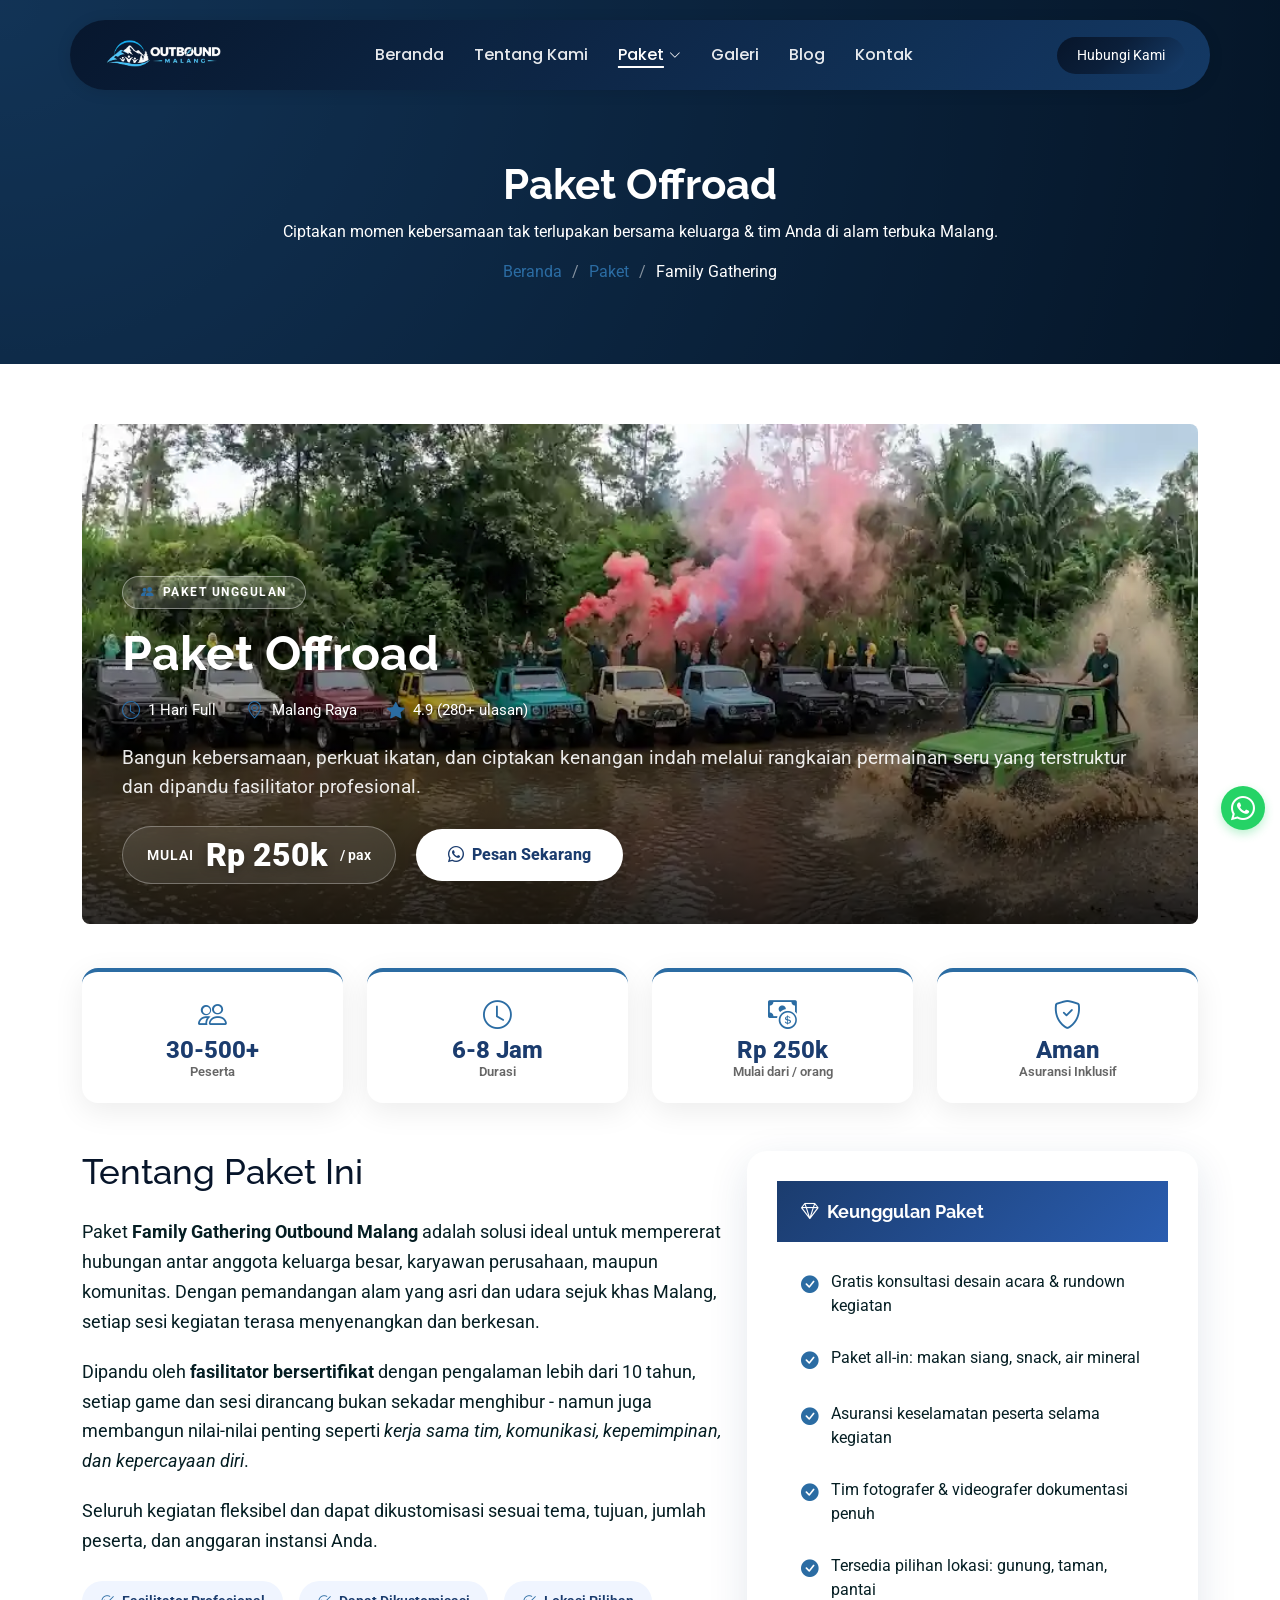
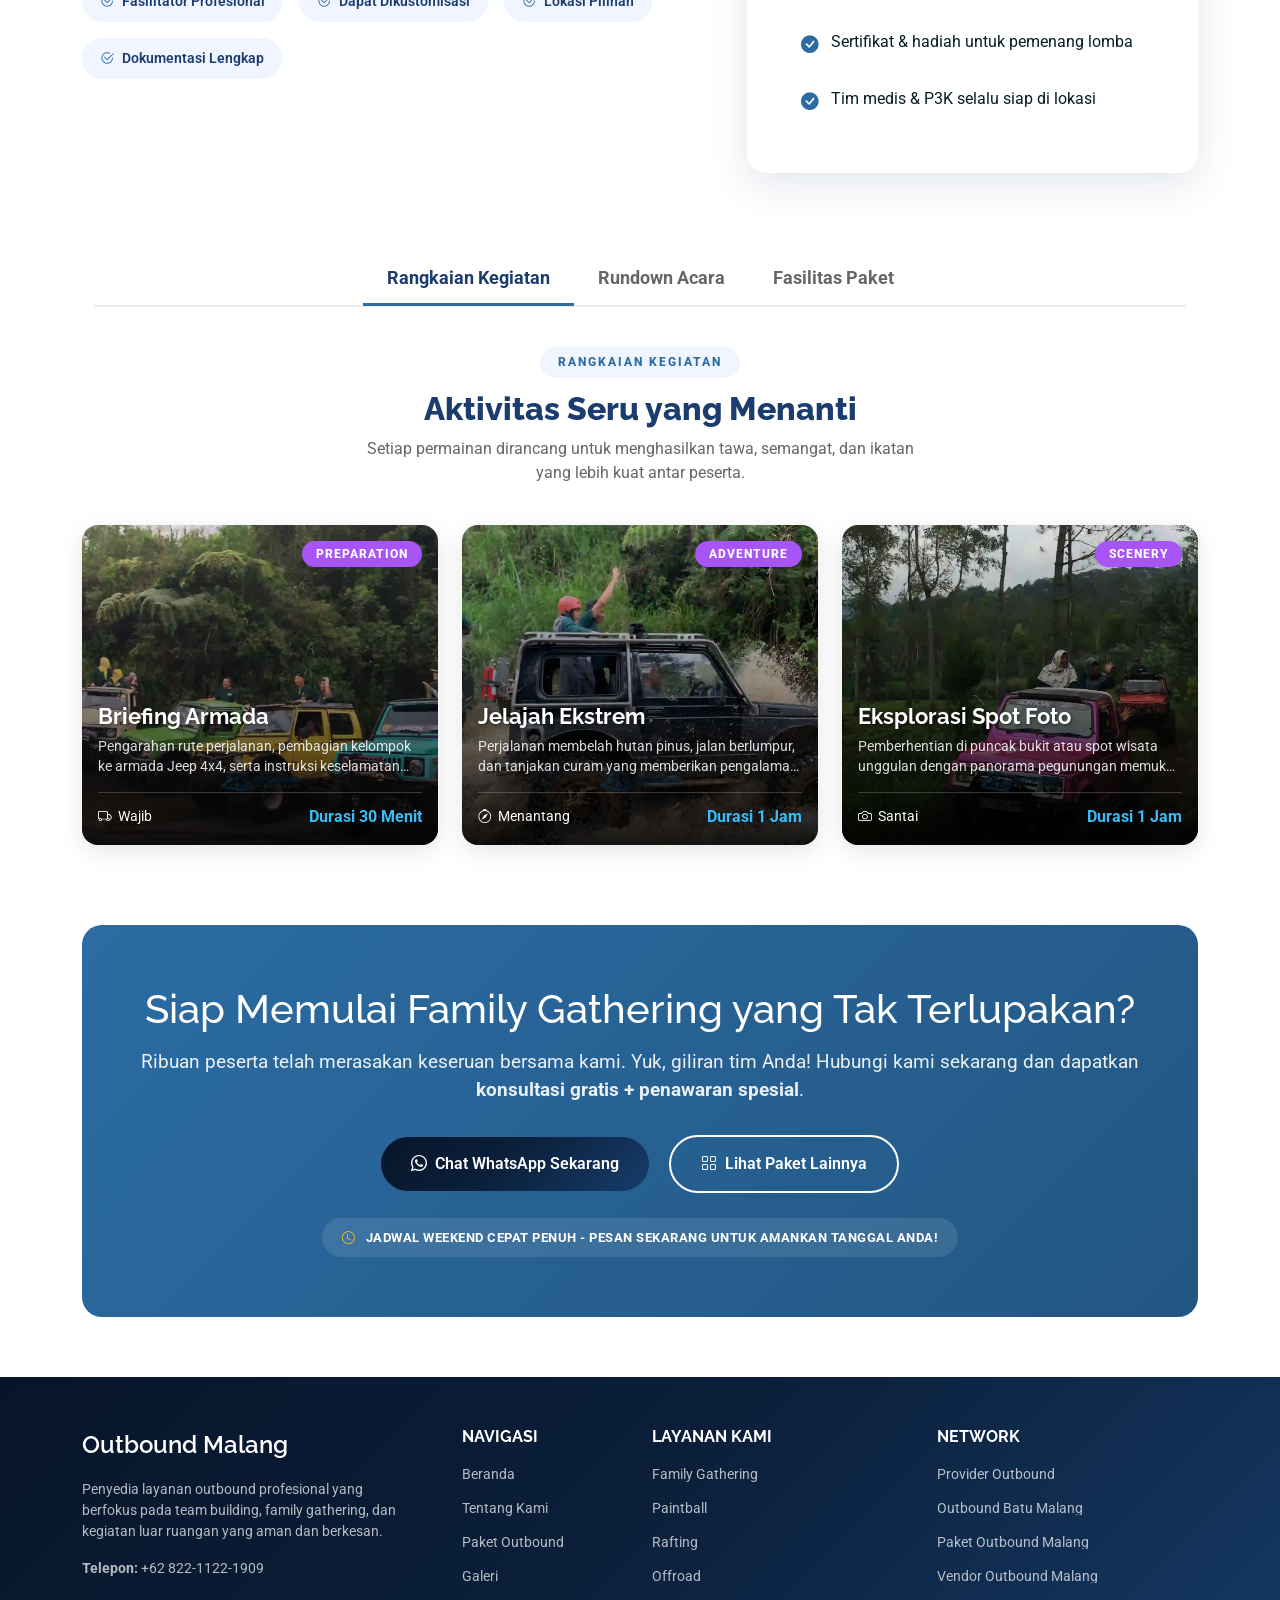
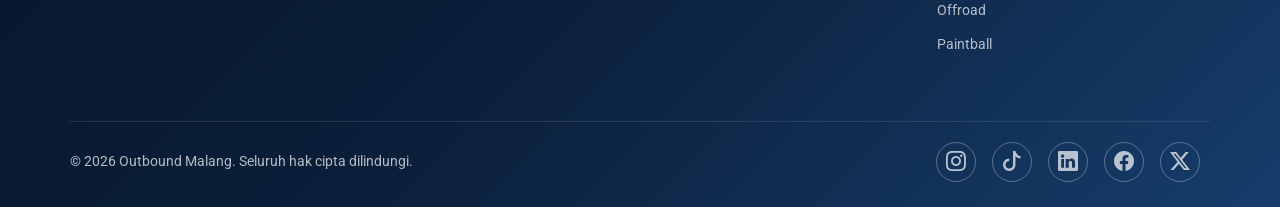
<file: offroad.html>
<!DOCTYPE html>
<html lang="id">

<head>
  <meta charset="utf-8">
  <meta content="width=device-width, initial-scale=1.0" name="viewport">
  <title>Paket Jeep Offroad Malang Bromo Menantang | Outbound Malang</title>
  <meta name="description" content="Eksplorasi alam liar dengan paket jeep offroad Malang & Bromo. Pengalaman outbound adventure eksklusif yang memacu adrenalin.">
  <meta name="keywords" content="outbound malang, outbound adventure, family gathering malang, paket outbound malang, provider outbound malang, eo outbound malang, paket jeep offroad malang bromo menantang">
  
  <meta name="robots" content="index, follow, max-image-preview:large, max-snippet:-1, max-video-preview:-1">
  <meta name="author" content="Outbound Malang">
  <link rel="canonical" href="https://outboundmalang.web.id/offroad">

  <!-- Open Graph / Facebook -->
  <meta property="og:type" content="website">
  <meta property="og:url" content="https://outboundmalang.web.id/offroad">
  <meta property="og:title" content="Paket Jeep Offroad Malang Bromo Menantang | Outbound Malang">
  <meta property="og:description" content="Eksplorasi alam liar dengan paket jeep offroad Malang & Bromo. Pengalaman outbound adventure eksklusif yang memacu adrenalin.">
  <meta property="og:image" content="https://outboundmalang.web.id/assets/img/header/family-gathering-outbound-malang.webp">
  <meta property="og:locale" content="id_ID">
  <meta property="og:site_name" content="Outbound Malang">

  <!-- Twitter Card -->
  <meta name="twitter:card" content="summary_large_image">
  <meta name="twitter:url" content="https://outboundmalang.web.id/offroad">
  <meta name="twitter:title" content="Paket Jeep Offroad Malang Bromo Menantang | Outbound Malang">
  <meta name="twitter:description" content="Eksplorasi alam liar dengan paket jeep offroad Malang & Bromo. Pengalaman outbound adventure eksklusif yang memacu adrenalin.">
  <meta name="twitter:image" content="https://outboundmalang.web.id/assets/img/header/family-gathering-outbound-malang.webp">

  <!-- GEO Tags (Local SEO) -->
  <meta name="geo.region" content="ID-JI">
  <meta name="geo.placename" content="Malang, Jawa Timur, Indonesia">
  <meta name="geo.position" content="-7.9797;112.6304">
  <meta name="ICBM" content="-7.9797, 112.6304">

  <!-- Performance Optimizations -->
  <link rel="preconnect" href="https://fonts.googleapis.com">
  <link rel="preconnect" href="https://fonts.gstatic.com" crossorigin>

  <!-- Favicons -->
  <link href="assets/img/favicon.webp" rel="icon">
  <link href="assets/img/apple-touch-icon.webp" rel="apple-touch-icon">
  <script type="application/ld+json">
  {
    "@context": "https://schema.org",
    "@graph": [
      {
        "@type": "WebSite",
        "@id": "https://outboundmalang.web.id",
        "url": "https://outboundmalang.web.id/",
        "name": "Outbound Malang",
        "inLanguage": "id-ID",
        "publisher": { "@id": "https://outboundmalang.web.id" }
      },
      {
        "@type": "Organization",
        "@id": "https://outboundmalang.web.id",
        "name": "Outbound Malang",
        "url": "https://outboundmalang.web.id/",
        "logo": {
          "@type": "ImageObject",
          "url": "https://outboundmalang.web.id/assets/img/logo.webp"
        },
        "contactPoint": {
          "@type": "ContactPoint",
          "telephone": "+6282211221909",
          "contactType": "customer service"
        }
      },
      {
        "@type": "BreadcrumbList",
        "@id": "https://outboundmalang.web.id/offroad",
        "itemListElement": [
          {
            "@type": "ListItem",
            "position": 1,
            "name": "Beranda",
            "item": "https://outboundmalang.web.id/"
          },
          {
            "@type": "ListItem",
            "position": 2,
            "name": "Paket Jeep Offroad Malang Bromo Menantang",
            "item": "https://outboundmalang.web.id/offroad"
          }
        ]
      },
      {
        "@type": "Service",
        "@id": "https://outboundmalang.web.id/offroad",
        "name": "Paket Jeep Offroad Malang Bromo Menantang",
        "provider": { "@id": "https://outboundmalang.web.id" },
        "areaServed": { "@type": "City", "name": "Malang" },
        "description": "Eksplorasi alam liar dengan paket jeep offroad Malang & Bromo. Pengalaman outbound adventure eksklusif yang memacu adrenalin.",
        "url": "https://outboundmalang.web.id/offroad",
        "offers": {
          "@type": "Offer",
          "priceCurrency": "IDR",
          "price": "225000",
          "availability": "https://schema.org/InStock",
          "url": "https://outboundmalang.web.id/offroad"
        }
      }
    ]
  }
  </script>
  <!-- Fonts: hanya weight yang dipakai -->
  <link href="https://fonts.googleapis.com/css2?family=Roboto:wght@300;400;500;700&family=Poppins:wght@400;500;600;700&family=Raleway:wght@400;500;600;700;800&display=swap" rel="stylesheet">

  <!-- Vendor CSS Files: Critical -->
  <link href="assets/vendor/bootstrap/css/bootstrap.min.css" rel="stylesheet">
  <link href="assets/vendor/bootstrap-icons/bootstrap-icons.css" rel="stylesheet">

  <!-- Non-critical CSS: defer -->
  <link href="assets/vendor/aos/aos.css" rel="stylesheet" media="print" onload="this.media='all'">
  <link href="assets/vendor/swiper/swiper-bundle.min.css" rel="stylesheet" media="print" onload="this.media='all'">
  <link href="assets/vendor/glightbox/css/glightbox.min.css" rel="stylesheet" media="print" onload="this.media='all'">
  <noscript>
    <link href="assets/vendor/aos/aos.css" rel="stylesheet">
    <link href="assets/vendor/swiper/swiper-bundle.min.css" rel="stylesheet">
    <link href="assets/vendor/glightbox/css/glightbox.min.css" rel="stylesheet">
  </noscript>

  <!-- Main CSS File -->
  <link href="assets/css/main.css" rel="stylesheet">
</head>

<body class="tour-details-page">

  <header id="header" class="header d-flex align-items-center fixed-top">
    <div class="header-container container-fluid container-xl position-relative d-flex align-items-center justify-content-between">

      <a href="/" class="logo d-flex align-items-center me-auto me-xl-0">
        <img src="assets/img/logo.webp" alt="Outbound Malang" class="logo-img" width="44" height="44" loading="eager">
      </a>

      <nav id="navmenu" class="navmenu">
        <ul>
          <li><a href="/">Beranda</a></li>
          <li><a href="about">Tentang Kami</a></li>
          <li class="dropdown"><a href="#" class="active"><span>Paket</span> <i class="bi bi-chevron-down toggle-dropdown"></i></a>
            <ul>
              <li><a href="family-gathering">Family Gathering</a></li>
              <li><a href="paintball">Paket Paintball</a></li>
              <li><a href="rafting">Paket Rafting</a></li>
            <li><a href="offroad" class="active">Offroad</a></li>
            </ul>
          </li>
          <li><a href="gallery">Galeri</a></li>
          <li><a href="blog">Blog</a></li>
          <li><a href="contact">Kontak</a></li>
        </ul>
        <i class="mobile-nav-toggle d-xl-none bi bi-list"></i>
      </nav>

      <a class="btn-getstarted" href="https://wa.me/6282211221909" target="_blank" rel="noopener noreferrer">Hubungi Kami</a>

    </div>
  </header>

  <main class="main">

    <!-- Page Title -->
    <div class="page-title dark-background" data-aos="fade" style="background: radial-gradient(circle at top left, #22579b 0%, #081b3d 100%);">
      <div class="container position-relative">
        <h1>Paket Offroad</h1>
        <p>Ciptakan momen kebersamaan tak terlupakan bersama keluarga & tim Anda di alam terbuka Malang.</p>
        <nav class="breadcrumbs">
          <ol>
            <li><a href="/">Beranda</a></li>
            <li><a href="tours">Paket</a></li>
            <li class="current">Family Gathering</li>
          </ol>
        </nav>
      </div>
    </div><!-- End Page Title -->

    <!-- Tour Details Section -->
    <section id="travel-tour-details" class="travel-tour-details section">
      <div class="container" data-aos="fade-up" data-aos-delay="100">

        <!-- ===== HERO BANNER ===== -->
        <div class="tour-hero">
          <div class="hero-image-wrapper">
            <img src="assets/img/header/offroad-outbound-malang.webp" alt="Paket Family Gathering Outbound Malang" class="img-fluid w-100">
            <div class="hero-overlay">
              <div class="hero-content">
                <div style="display:inline-flex;align-items:center;gap:8px;background:rgba(255,255,255,0.15);border:1px solid rgba(255,255,255,0.4);border-radius:50px;padding:6px 18px;font-size:0.78rem;font-weight:700;letter-spacing:1.5px;color:#fff;margin-bottom:16px;">
                  <i class="bi bi-people-fill" style="color:var(--accent-color)"></i> PAKET UNGGULAN
                </div>
                <h1>Paket Offroad</h1>
                <div class="hero-meta">
                  <span class="duration"><i class="bi bi-clock"></i> 1 Hari Full</span>
                  <span class="destination"><i class="bi bi-geo-alt"></i> Malang Raya</span>
                  <span class="rating"><i class="bi bi-star-fill"></i> 4.9 (280+ ulasan)</span>
                </div>
                <p class="hero-tagline">Bangun kebersamaan, perkuat ikatan, dan ciptakan kenangan indah melalui rangkaian permainan seru yang terstruktur dan dipandu fasilitator profesional.</p>
                <div style="display:flex; align-items:center; flex-wrap:wrap; gap:20px; margin-top:20px;">
                  <div style="background:rgba(255,255,255,0.1); backdrop-filter:blur(10px); border:1px solid rgba(255,255,255,0.3); padding:12px 24px; border-radius:50px; display:flex; align-items:center; gap:12px;">
                    <span style="color:#fff; font-size:0.9rem; font-weight:600; text-transform:uppercase; letter-spacing:1px;">Mulai</span>
                    <span style="color:#ffffff; font-size:2rem; font-weight:900; line-height:1; text-shadow:0 2px 10px rgba(0,0,0,0.3);">Rp 250k</span>
                    <span style="color:#fff; font-size:0.9rem; font-weight:600;">/ pax</span>
                  </div>
                  <a href="https://wa.me/6282211221909" target="_blank" rel="noopener noreferrer" class="btn-book" style="background:#fff; color:#1b3c6e; border:none; padding:14px 32px; font-weight:800; border-radius:50px; box-shadow:0 8px 20px rgba(0,0,0,0.15);"><i class="bi bi-whatsapp me-2"></i>Pesan Sekarang</a>
                </div>
              </div>
            </div>
          </div>
        </div>

        <!-- ===== QUICK STATS ===== -->
        <div class="row gy-4 mb-5" style="margin-top:-40px;position:relative;z-index:10;" data-aos="fade-up" data-aos-delay="150">
          <div class="col-6 col-md-3">
            <div style="background:#fff;border-radius:16px;padding:22px 18px;text-align:center;box-shadow:0 8px 30px rgba(0,0,0,0.08);border-top:4px solid var(--accent-color);">
              <i class="bi bi-people" style="font-size:1.8rem;color:var(--accent-color);"></i>
              <div style="font-size:1.5rem;font-weight:800;color:#1b3c6e;line-height:1;">30-500+</div>
              <div style="font-size:0.8rem;color:#666;font-weight:600;">Peserta</div>
            </div>
          </div>
          <div class="col-6 col-md-3">
            <div style="background:#fff;border-radius:16px;padding:22px 18px;text-align:center;box-shadow:0 8px 30px rgba(0,0,0,0.08);border-top:4px solid var(--accent-color);">
              <i class="bi bi-clock" style="font-size:1.8rem;color:var(--accent-color);"></i>
              <div style="font-size:1.5rem;font-weight:800;color:#1b3c6e;line-height:1;">6-8 Jam</div>
              <div style="font-size:0.8rem;color:#666;font-weight:600;">Durasi</div>
            </div>
          </div>
          <div class="col-6 col-md-3">
            <div style="background:#fff;border-radius:16px;padding:22px 18px;text-align:center;box-shadow:0 8px 30px rgba(0,0,0,0.08);border-top:4px solid var(--accent-color);">
              <i class="bi bi-cash-coin" style="font-size:1.8rem;color:var(--accent-color);"></i>
              <div style="font-size:1.5rem;font-weight:800;color:#1b3c6e;line-height:1;">Rp 250k</div>
              <div style="font-size:0.8rem;color:#666;font-weight:600;">Mulai dari / orang</div>
            </div>
          </div>
          <div class="col-6 col-md-3">
            <div style="background:#fff;border-radius:16px;padding:22px 18px;text-align:center;box-shadow:0 8px 30px rgba(0,0,0,0.08);border-top:4px solid var(--accent-color);">
              <i class="bi bi-shield-check" style="font-size:1.8rem;color:var(--accent-color);"></i>
              <div style="font-size:1.5rem;font-weight:800;color:#1b3c6e;line-height:1;">Aman</div>
              <div style="font-size:0.8rem;color:#666;font-weight:600;">Asuransi Inklusif</div>
            </div>
          </div>
        </div>

        <!-- ===== OVERVIEW + HIGHLIGHTS ===== -->
        <div class="tour-overview" data-aos="fade-up" data-aos-delay="200">
          <div class="row gy-5 align-items-start">
            <div class="col-lg-7">
              

<h2>Tentang Paket Ini</h2>
              <p>Paket <strong>Family Gathering Outbound Malang</strong> adalah solusi ideal untuk mempererat hubungan antar anggota keluarga besar, karyawan perusahaan, maupun komunitas. Dengan pemandangan alam yang asri dan udara sejuk khas Malang, setiap sesi kegiatan terasa menyenangkan dan berkesan.</p>
              <p>Dipandu oleh <strong>fasilitator bersertifikat</strong> dengan pengalaman lebih dari 10 tahun, setiap game dan sesi dirancang bukan sekadar menghibur - namun juga membangun nilai-nilai penting seperti <em>kerja sama tim, komunikasi, kepemimpinan, dan kepercayaan diri</em>.</p>
              <p>Seluruh kegiatan fleksibel dan dapat dikustomisasi sesuai tema, tujuan, jumlah peserta, dan anggaran instansi Anda.</p>

              <div style="display:flex;gap:16px;flex-wrap:wrap;margin-top:24px;">
                <div style="display:flex;align-items:center;gap:8px;background:#f0f5ff;padding:10px 18px;border-radius:50px;font-size:0.88rem;font-weight:600;color:#1b3c6e;">
                  <i class="bi bi-check2-circle" style="color:var(--accent-color)"></i> Fasilitator Profesional
                </div>
                <div style="display:flex;align-items:center;gap:8px;background:#f0f5ff;padding:10px 18px;border-radius:50px;font-size:0.88rem;font-weight:600;color:#1b3c6e;">
                  <i class="bi bi-check2-circle" style="color:var(--accent-color)"></i> Dapat Dikustomisasi
                </div>
                <div style="display:flex;align-items:center;gap:8px;background:#f0f5ff;padding:10px 18px;border-radius:50px;font-size:0.88rem;font-weight:600;color:#1b3c6e;">
                  <i class="bi bi-check2-circle" style="color:var(--accent-color)"></i> Lokasi Pilihan
                </div>
                <div style="display:flex;align-items:center;gap:8px;background:#f0f5ff;padding:10px 18px;border-radius:50px;font-size:0.88rem;font-weight:600;color:#1b3c6e;">
                  <i class="bi bi-check2-circle" style="color:var(--accent-color)"></i> Dokumentasi Lengkap
                </div>
              </div>
            </div>

            <div class="col-lg-5">
              <div class="tour-highlights" style="border-radius:20px;overflow:hidden;border:none;box-shadow:0 12px 40px rgba(27,60,110,0.12);">
                <div style="background:linear-gradient(135deg,#1b3c6e,#2a5db0);padding:20px 24px;">
                  <h3 style="color:#fff;margin:0;font-size:1.1rem;font-weight:700;"><i class="bi bi-gem me-2"></i>Keunggulan Paket</h3>
                </div>
                <div style="background:#fff;padding:20px 24px;">
                  <ul style="list-style:none;padding:0;margin:0;display:flex;flex-direction:column;gap:12px;">
                    <li style="display:flex;align-items:flex-start;gap:12px;"><i class="bi bi-check-circle-fill" style="color:var(--accent-color);margin-top:2px;flex-shrink:0;"></i><span>Gratis konsultasi desain acara & rundown kegiatan</span></li>
                    <li style="display:flex;align-items:flex-start;gap:12px;"><i class="bi bi-check-circle-fill" style="color:var(--accent-color);margin-top:2px;flex-shrink:0;"></i><span>Paket all-in: makan siang, snack, air mineral</span></li>
                    <li style="display:flex;align-items:flex-start;gap:12px;"><i class="bi bi-check-circle-fill" style="color:var(--accent-color);margin-top:2px;flex-shrink:0;"></i><span>Asuransi keselamatan peserta selama kegiatan</span></li>
                    <li style="display:flex;align-items:flex-start;gap:12px;"><i class="bi bi-check-circle-fill" style="color:var(--accent-color);margin-top:2px;flex-shrink:0;"></i><span>Tim fotografer & videografer dokumentasi penuh</span></li>
                    <li style="display:flex;align-items:flex-start;gap:12px;"><i class="bi bi-check-circle-fill" style="color:var(--accent-color);margin-top:2px;flex-shrink:0;"></i><span>Tersedia pilihan lokasi: gunung, taman, pantai</span></li>
                    <li style="display:flex;align-items:flex-start;gap:12px;"><i class="bi bi-check-circle-fill" style="color:var(--accent-color);margin-top:2px;flex-shrink:0;"></i><span>Sertifikat & hadiah untuk pemenang lomba</span></li>
                    <li style="display:flex;align-items:flex-start;gap:12px;"><i class="bi bi-check-circle-fill" style="color:var(--accent-color);margin-top:2px;flex-shrink:0;"></i><span>Tim medis & P3K selalu siap di lokasi</span></li>
                  </ul>
                </div>
              </div>
            </div>
          </div>
        </div>

        <!-- ===== GAME ACTIVITIES GRID ===== -->
        <!-- ===== TABS NAVIGATION ===== -->
<div class="container" style="margin-top:80px; margin-bottom:40px;">
  <ul class="nav nav-tabs justify-content-center" id="myTab" role="tablist" style="border-bottom:2px solid #e8edf5;">
    <li class="nav-item" role="presentation">
      <button class="nav-link active" id="kegiatan-tab" data-bs-toggle="tab" data-bs-target="#kegiatan" type="button" role="tab" aria-controls="kegiatan" aria-selected="true" style="font-size:1.1rem; font-weight:700; color:#1b3c6e; border:none; border-bottom:3px solid transparent; background:transparent; padding:12px 24px;">Rangkaian Kegiatan</button>
    </li>
    <li class="nav-item" role="presentation">
      <button class="nav-link" id="rundown-tab" data-bs-toggle="tab" data-bs-target="#rundown" type="button" role="tab" aria-controls="rundown" aria-selected="false" style="font-size:1.1rem; font-weight:700; color:#666; border:none; border-bottom:3px solid transparent; background:transparent; padding:12px 24px;">Rundown Acara</button>
    </li>
    <li class="nav-item" role="presentation">
      <button class="nav-link" id="fasilitas-tab" data-bs-toggle="tab" data-bs-target="#fasilitas" type="button" role="tab" aria-controls="fasilitas" aria-selected="false" style="font-size:1.1rem; font-weight:700; color:#666; border:none; border-bottom:3px solid transparent; background:transparent; padding:12px 24px;">Fasilitas Paket</button>
    </li>
  </ul>
</div>


<div class="tab-content" id="myTabContent" style="margin-bottom:80px;">
  <!-- TAB 1 -->
  <div class="tab-pane fade show active" id="kegiatan" role="tabpanel" aria-labelledby="kegiatan-tab">
<div data-aos="fade-up" data-aos-delay="250" >
          <div style="text-align:center;margin-bottom:40px;">
            <span style="display:inline-block;background:#f0f5ff;color:var(--accent-color);font-size:0.78rem;font-weight:800;letter-spacing:2px;padding:6px 18px;border-radius:50px;margin-bottom:12px;">RANGKAIAN KEGIATAN</span>
            <h2 style="font-size:2rem;font-weight:800;color:#1b3c6e;">Aktivitas Seru yang Menanti</h2>
            <p style="color:#666;max-width:560px;margin:0 auto;">Setiap permainan dirancang untuk menghasilkan tawa, semangat, dan ikatan yang lebih kuat antar peserta.</p>
          </div>

          <div class="row gy-4">
            
            <!-- Card 1 -->
            <div class="col-md-6 col-lg-4" data-aos="zoom-in" data-aos-delay="100">
              <a href="assets/img/all-img/kegiatan-offroad-keluarga-malang.webp" class="glightbox" data-title="Briefing Armada" style="display:block; text-decoration:none;"><div class="activity-card" style="position:relative; border-radius:16px; overflow:hidden; height:320px; box-shadow:0 6px 24px rgba(0,0,0,0.1); transition:transform 0.3s;">
                  <img src="assets/img/all-img/kegiatan-offroad-keluarga-malang.webp" alt="Briefing Armada" style="width:100%; height:100%; object-fit:cover; display:block; transition:transform 0.5s;">
                  <div style="position:absolute; top:0; left:0; right:0; bottom:0; background:linear-gradient(to top, rgba(0,0,0,0.9) 0%, rgba(0,0,0,0.4) 50%, rgba(0,0,0,0.1) 100%); pointer-events:none;"></div>
                  
                  <div style="position:absolute; top:16px; right:16px; pointer-events:none;">
                    <span style="background:#a855f7; color:#fff; font-size:0.75rem; font-weight:800; padding:6px 14px; border-radius:50px; letter-spacing:1px; text-transform:uppercase;">PREPARATION</span>
                  </div>
                  
                  <div style="position:absolute; bottom:16px; left:16px; right:16px; color:#fff; pointer-events:none;">
                    <h4 style="margin:0 0 8px 0; font-size:1.4rem; font-weight:700; color:#fff; text-shadow:1px 1px 3px rgba(0,0,0,0.5);">Briefing Armada</h4>
                    <p style="margin:0 0 16px 0; font-size:0.85rem; color:rgba(255,255,255,0.85); line-height:1.4; display:-webkit-box; -webkit-line-clamp:2; -webkit-box-orient:vertical; overflow:hidden;">Pengarahan rute perjalanan, pembagian kelompok ke armada Jeep 4x4, serta instruksi keselamatan dari driver.</p>
                    <div style="display:flex; justify-content:space-between; align-items:center; border-top:1px solid rgba(255,255,255,0.2); padding-top:12px;">
                      <div style="font-size:0.85rem; display:flex; align-items:center; gap:6px;">
                        <i class="bi bi-truck"></i> <span>Wajib</span>
                      </div>
                      <div style="font-size:1rem; font-weight:700; color:#38bdf8;">
                        Durasi 30 Menit
                      </div>
                    </div>
                  </div>
                </div>
              </a>
            </div>

            <!-- Card 2 -->
            <div class="col-md-6 col-lg-4" data-aos="zoom-in" data-aos-delay="150">
              <a href="assets/img/all-img/keseruan-adrenalin-offroad.webp" class="glightbox" data-title="Jelajah Ekstrem" style="display:block; text-decoration:none;"><div class="activity-card" style="position:relative; border-radius:16px; overflow:hidden; height:320px; box-shadow:0 6px 24px rgba(0,0,0,0.1); transition:transform 0.3s;">
                  <img src="assets/img/all-img/keseruan-adrenalin-offroad.webp" alt="Jelajah Ekstrem" style="width:100%; height:100%; object-fit:cover; display:block; transition:transform 0.5s;">
                  <div style="position:absolute; top:0; left:0; right:0; bottom:0; background:linear-gradient(to top, rgba(0,0,0,0.9) 0%, rgba(0,0,0,0.4) 50%, rgba(0,0,0,0.1) 100%); pointer-events:none;"></div>
                  
                  <div style="position:absolute; top:16px; right:16px; pointer-events:none;">
                    <span style="background:#a855f7; color:#fff; font-size:0.75rem; font-weight:800; padding:6px 14px; border-radius:50px; letter-spacing:1px; text-transform:uppercase;">ADVENTURE</span>
                  </div>
                  
                  <div style="position:absolute; bottom:16px; left:16px; right:16px; color:#fff; pointer-events:none;">
                    <h4 style="margin:0 0 8px 0; font-size:1.4rem; font-weight:700; color:#fff; text-shadow:1px 1px 3px rgba(0,0,0,0.5);">Jelajah Ekstrem</h4>
                    <p style="margin:0 0 16px 0; font-size:0.85rem; color:rgba(255,255,255,0.85); line-height:1.4; display:-webkit-box; -webkit-line-clamp:2; -webkit-box-orient:vertical; overflow:hidden;">Perjalanan membelah hutan pinus, jalan berlumpur, dan tanjakan curam yang memberikan pengalaman petualangan maksimal.</p>
                    <div style="display:flex; justify-content:space-between; align-items:center; border-top:1px solid rgba(255,255,255,0.2); padding-top:12px;">
                      <div style="font-size:0.85rem; display:flex; align-items:center; gap:6px;">
                        <i class="bi bi-compass"></i> <span>Menantang</span>
                      </div>
                      <div style="font-size:1rem; font-weight:700; color:#38bdf8;">
                        Durasi 1 Jam
                      </div>
                    </div>
                  </div>
                </div>
              </a>
            </div>

            <!-- Card 3 -->
            <div class="col-md-6 col-lg-4" data-aos="zoom-in" data-aos-delay="200">
              <a href="assets/img/all-img/jalur-petualangan-jeep-malang.webp" class="glightbox" data-title="Eksplorasi Spot Foto" style="display:block; text-decoration:none;"><div class="activity-card" style="position:relative; border-radius:16px; overflow:hidden; height:320px; box-shadow:0 6px 24px rgba(0,0,0,0.1); transition:transform 0.3s;">
                  <img src="assets/img/all-img/jalur-petualangan-jeep-malang.webp" alt="Eksplorasi Spot Foto" style="width:100%; height:100%; object-fit:cover; display:block; transition:transform 0.5s;">
                  <div style="position:absolute; top:0; left:0; right:0; bottom:0; background:linear-gradient(to top, rgba(0,0,0,0.9) 0%, rgba(0,0,0,0.4) 50%, rgba(0,0,0,0.1) 100%); pointer-events:none;"></div>
                  
                  <div style="position:absolute; top:16px; right:16px; pointer-events:none;">
                    <span style="background:#a855f7; color:#fff; font-size:0.75rem; font-weight:800; padding:6px 14px; border-radius:50px; letter-spacing:1px; text-transform:uppercase;">SCENERY</span>
                  </div>
                  
                  <div style="position:absolute; bottom:16px; left:16px; right:16px; color:#fff; pointer-events:none;">
                    <h4 style="margin:0 0 8px 0; font-size:1.4rem; font-weight:700; color:#fff; text-shadow:1px 1px 3px rgba(0,0,0,0.5);">Eksplorasi Spot Foto</h4>
                    <p style="margin:0 0 16px 0; font-size:0.85rem; color:rgba(255,255,255,0.85); line-height:1.4; display:-webkit-box; -webkit-line-clamp:2; -webkit-box-orient:vertical; overflow:hidden;">Pemberhentian di puncak bukit atau spot wisata unggulan dengan panorama pegunungan memukau untuk sesi dokumentasi epik.</p>
                    <div style="display:flex; justify-content:space-between; align-items:center; border-top:1px solid rgba(255,255,255,0.2); padding-top:12px;">
                      <div style="font-size:0.85rem; display:flex; align-items:center; gap:6px;">
                        <i class="bi bi-camera"></i> <span>Santai</span>
                      </div>
                      <div style="font-size:1rem; font-weight:700; color:#38bdf8;">
                        Durasi 1 Jam
                      </div>
                    </div>
                  </div>
                </div>
              </a>
            </div>
          </div>
        </div>
  </div>
  
  <!-- TAB 2 -->
  <div class="tab-pane fade" id="rundown" role="tabpanel" aria-labelledby="rundown-tab">
<!-- ===== RUNDOWN TIMELINE ===== -->
<div data-aos="fade-up" data-aos-delay="300" >
  <div style="text-align:center;margin-bottom:48px;">
    <span style="display:inline-block;background:linear-gradient(135deg,#1b3c6e,#2a5db0);color:#fff;font-size:0.75rem;font-weight:800;letter-spacing:2.5px;padding:8px 22px;border-radius:50px;margin-bottom:16px;">SUSUNAN ACARA</span>
    <h2 style="font-size:2rem;font-weight:800;color:#1b3c6e;">Rundown Kegiatan (1 Hari)</h2>
    <p style="color:#666;max-width:500px;margin:0 auto;">Setiap sesi dirancang untuk memaksimalkan keseruan dan kebersamaan tim Anda.</p>
  </div>

  <div style="position:relative;">
    

    <div style="display:flex;gap:24px;align-items:flex-start;margin-bottom:28px;position:relative;z-index:1;" data-aos="fade-right" data-aos-delay="100">
      <div style="flex:1;background:#fff;border-radius:18px;padding:24px 28px;box-shadow:0 6px 30px rgba(27,60,110,0.10);border-left:5px solid #1b3c6e;">
        <div style="display:flex;align-items:center;justify-content:space-between;flex-wrap:wrap;gap:8px;margin-bottom:12px;">
          <h4 style="margin:0;font-size:1.05rem;font-weight:800;color:#1b3c6e;">Registrasi &amp; Pembukaan</h4>
          <span style="background:linear-gradient(135deg,#1b3c6e,#2a5db0);color:#fff;font-size:0.82rem;font-weight:800;padding:5px 16px;border-radius:50px;">07.00 ? 08.00</span>
        </div>
        <p style="margin:0;color:#555;font-size:0.9rem;line-height:1.6;">Peserta tiba di lokasi, registrasi, penyematan tanda peserta, dan foto awal kelompok. MC memimpin acara pembuka yang meriah.</p>
        <div style="margin-top:12px;display:flex;gap:8px;flex-wrap:wrap;">
          <span style="background:#f0f5ff;color:#1b3c6e;font-size:0.78rem;font-weight:600;padding:4px 12px;border-radius:50px;"><i class="bi bi-cup-hot me-1"></i>Welcome Drink &amp; Snack</span>
        </div>
      </div>
    </div>

    <div style="display:flex;gap:24px;align-items:flex-start;margin-bottom:28px;position:relative;z-index:1;" data-aos="fade-left" data-aos-delay="150">
      <div style="flex:1;background:#fff;border-radius:18px;padding:24px 28px;box-shadow:0 6px 30px rgba(27,60,110,0.10);border-left:5px solid var(--accent-color);">
        <div style="display:flex;align-items:center;justify-content:space-between;flex-wrap:wrap;gap:8px;margin-bottom:12px;">
          <h4 style="margin:0;font-size:1.05rem;font-weight:800;color:#1b3c6e;">Ice Breaking &amp; Yel-Yel Tim</h4>
          <span style="background:linear-gradient(135deg,var(--accent-color),#1b8c6e);color:#fff;font-size:0.82rem;font-weight:800;padding:5px 16px;border-radius:50px;">08.00 ? 09.00</span>
        </div>
        <p style="margin:0;color:#555;font-size:0.9rem;line-height:1.6;">Fasilitator memandu sesi ice breaking dan pembentukan yel-yel khas tiap kelompok untuk membangun semangat tim sejak dini.</p>
        <div style="margin-top:12px;display:flex;gap:8px;flex-wrap:wrap;">
          <span style="background:#f0fff8;color:#1b8c6e;font-size:0.78rem;font-weight:600;padding:4px 12px;border-radius:50px;"><i class="bi bi-people me-1"></i>Fasilitator Bersertifikat</span>
        </div>
      </div>
    </div>

    <div style="display:flex;gap:24px;align-items:flex-start;margin-bottom:28px;position:relative;z-index:1;" data-aos="fade-right" data-aos-delay="200">
      <div style="flex:1;background:linear-gradient(135deg,#f8f9ff,#eef2ff);border-radius:18px;padding:24px 28px;box-shadow:0 6px 30px rgba(27,60,110,0.10);border-left:5px solid #2a5db0;">
        <div style="display:flex;align-items:center;justify-content:space-between;flex-wrap:wrap;gap:8px;margin-bottom:12px;">
          <h4 style="margin:0;font-size:1.05rem;font-weight:800;color:#1b3c6e;">Sesi Outbound Games Sesi 1</h4>
          <span style="background:linear-gradient(135deg,#2a5db0,#1b3c6e);color:#fff;font-size:0.82rem;font-weight:800;padding:5px 16px;border-radius:50px;">09.00 ? 12.00</span>
        </div>
        <p style="margin:0;color:#555;font-size:0.9rem;line-height:1.6;">Rangkaian 3?4 permainan outdoor terstruktur yang membutuhkan strategi dan kerja sama tim. Nilai dikumpulkan untuk penilaian akhir.</p>
        <div style="margin-top:12px;display:flex;gap:8px;flex-wrap:wrap;">
          <span style="background:#f0f5ff;color:#2a5db0;font-size:0.78rem;font-weight:600;padding:4px 12px;border-radius:50px;"><i class="bi bi-trophy me-1"></i>Kompetisi Berhadiah</span>
          <span style="background:#f0f5ff;color:#2a5db0;font-size:0.78rem;font-weight:600;padding:4px 12px;border-radius:50px;"><i class="bi bi-geo-alt me-1"></i>Area Outdoor</span>
        </div>
      </div>
    </div>

    <div style="display:flex;gap:24px;align-items:flex-start;margin-bottom:28px;position:relative;z-index:1;" data-aos="fade-left" data-aos-delay="250">
      <div style="flex:1;background:#fff;border-radius:18px;padding:24px 28px;box-shadow:0 6px 30px rgba(27,60,110,0.10);border-left:5px solid #e67e22;">
        <div style="display:flex;align-items:center;justify-content:space-between;flex-wrap:wrap;gap:8px;margin-bottom:12px;">
          <h4 style="margin:0;font-size:1.05rem;font-weight:800;color:#1b3c6e;">Istirahat &amp; Makan Siang</h4>
          <span style="background:linear-gradient(135deg,#e67e22,#f39c12);color:#fff;font-size:0.82rem;font-weight:800;padding:5px 16px;border-radius:50px;">12.00 ? 13.30</span>
        </div>
        <p style="margin:0;color:#555;font-size:0.9rem;line-height:1.6;">Peserta beristirahat dan menikmati makan siang prasmanan bersama. Waktu santai untuk interaksi bebas antar peserta.</p>
        <div style="margin-top:12px;display:flex;gap:8px;flex-wrap:wrap;">
          <span style="background:#fff8f0;color:#e67e22;font-size:0.78rem;font-weight:600;padding:4px 12px;border-radius:50px;"><i class="bi bi-cup-hot me-1"></i>Makan Siang Inklusif</span>
        </div>
      </div>
    </div>

    <div style="display:flex;gap:24px;align-items:flex-start;margin-bottom:28px;position:relative;z-index:1;" data-aos="fade-right" data-aos-delay="300">
      <div style="flex:1;background:linear-gradient(135deg,#f8f9ff,#eef2ff);border-radius:18px;padding:24px 28px;box-shadow:0 6px 30px rgba(27,60,110,0.10);border-left:5px solid #2a5db0;">
        <div style="display:flex;align-items:center;justify-content:space-between;flex-wrap:wrap;gap:8px;margin-bottom:12px;">
          <h4 style="margin:0;font-size:1.05rem;font-weight:800;color:#1b3c6e;">Sesi Outbound Games Sesi 2</h4>
          <span style="background:linear-gradient(135deg,#2a5db0,#1b3c6e);color:#fff;font-size:0.82rem;font-weight:800;padding:5px 16px;border-radius:50px;">13.30 ? 15.30</span>
        </div>
        <p style="margin:0;color:#555;font-size:0.9rem;line-height:1.6;">Lanjutan permainan dengan tingkat kesulitan lebih tinggi, termasuk High Rope / Flying Fox dan tantangan kelompok besar.</p>
        <div style="margin-top:12px;display:flex;gap:8px;flex-wrap:wrap;">
          <span style="background:#f0f5ff;color:#2a5db0;font-size:0.78rem;font-weight:600;padding:4px 12px;border-radius:50px;"><i class="bi bi-camera me-1"></i>Dokumentasi Penuh</span>
        </div>
      </div>
    </div>

    <div style="display:flex;gap:24px;align-items:flex-start;margin-bottom:0;position:relative;z-index:1;" data-aos="fade-left" data-aos-delay="350">
      <div style="flex:1;background:linear-gradient(135deg,#1b3c6e,#2a5db0);border-radius:18px;padding:24px 28px;box-shadow:0 8px 30px rgba(27,60,110,0.25);">
        <div style="display:flex;align-items:center;justify-content:space-between;flex-wrap:wrap;gap:8px;margin-bottom:12px;">
          <h4 style="margin:0;font-size:1.05rem;font-weight:800;color:#fff;">Penghargaan &amp; Penutupan</h4>
          <span style="background:rgba(255,255,255,0.2);color:#fff;font-size:0.82rem;font-weight:800;padding:5px 16px;border-radius:50px;border:1px solid rgba(255,255,255,0.4);">15.30 ? Selesai</span>
        </div>
        <p style="margin:0;color:rgba(255,255,255,0.85);font-size:0.9rem;line-height:1.6;">Pengumuman pemenang, pembagian hadiah dan piala, foto bersama seluruh peserta, dan sambutan penutup yang berkesan.</p>
        <div style="margin-top:12px;display:flex;gap:8px;flex-wrap:wrap;">
          <span style="background:rgba(255,255,255,0.2);color:#fff;font-size:0.78rem;font-weight:600;padding:4px 12px;border-radius:50px;"><i class="bi bi-gift me-1"></i>Hadiah &amp; Sertifikat</span>
          <span style="background:rgba(255,255,255,0.2);color:#fff;font-size:0.78rem;font-weight:600;padding:4px 12px;border-radius:50px;"><i class="bi bi-cup-hot me-1"></i>Snack Sore</span>
        </div>
      </div>
    </div>
  </div>
</div>


  </div>
  
  <!-- TAB 3 -->
  <div class="tab-pane fade" id="fasilitas" role="tabpanel" aria-labelledby="fasilitas-tab">
<!-- ===== INCLUSIONS ===== -->
<div data-aos="fade-up" data-aos-delay="400" >
  <div style="text-align:center;margin-bottom:48px;">
    <span style="display:inline-block;background:linear-gradient(135deg,#1b3c6e,#2a5db0);color:#fff;font-size:0.75rem;font-weight:800;letter-spacing:2.5px;padding:8px 22px;border-radius:50px;margin-bottom:16px;">FASILITAS PAKET</span>
    <h2 style="font-size:2rem;font-weight:800;color:#1b3c6e;">Yang Anda Dapatkan</h2>
    <p style="color:#666;max-width:500px;margin:0 auto;">Semua kebutuhan acara sudah kami siapkan ? tinggal datang dan nikmati!</p>
  </div>

  <div class="row gy-4 mb-5">
            <div class="col-lg-6">
              <ul style="list-style:none;padding:0;margin:0;display:flex;flex-direction:column;gap:16px;">
                <li style="display:flex;align-items:flex-start;gap:12px;background:#f8f9ff;padding:16px 20px;border-radius:12px;border-left:4px solid var(--accent-color);">
                  <i class="bi bi-person-check" style="color:var(--accent-color);font-size:1.3rem;"></i>
                  <div><strong style="color:#1b3c6e;">Fasilitator & MC Profesional</strong> <br><span style="font-size:0.9rem;color:#666;">Dipandu oleh tenaga ahli bersertifikat.</span></div>
                </li>
                <li style="display:flex;align-items:flex-start;gap:12px;background:#f8f9ff;padding:16px 20px;border-radius:12px;border-left:4px solid var(--accent-color);">
                  <i class="bi bi-controller" style="color:var(--accent-color);font-size:1.3rem;"></i>
                  <div><strong style="color:#1b3c6e;">Peralatan Games Lengkap</strong> <br><span style="font-size:0.9rem;color:#666;">Termasuk sound system dan logistik outbound.</span></div>
                </li>
                <li style="display:flex;align-items:flex-start;gap:12px;background:#f8f9ff;padding:16px 20px;border-radius:12px;border-left:4px solid var(--accent-color);">
                  <i class="bi bi-egg-fried" style="color:var(--accent-color);font-size:1.3rem;"></i>
                  <div><strong style="color:#1b3c6e;">Makan Siang & Snack</strong> <br><span style="font-size:0.9rem;color:#666;">Prasmanan, coffee break, & air mineral bebas.</span></div>
                </li>
                <li style="display:flex;align-items:flex-start;gap:12px;background:#f8f9ff;padding:16px 20px;border-radius:12px;border-left:4px solid var(--accent-color);">
                  <i class="bi bi-camera-video" style="color:var(--accent-color);font-size:1.3rem;"></i>
                  <div><strong style="color:#1b3c6e;">Dokumentasi Foto & Video</strong> <br><span style="font-size:0.9rem;color:#666;">Diabadikan dengan kamera profesional & drone.</span></div>
                </li>
              </ul>
            </div>
            <div class="col-lg-6">
              <ul style="list-style:none;padding:0;margin:0;display:flex;flex-direction:column;gap:16px;">
                <li style="display:flex;align-items:flex-start;gap:12px;background:#f8f9ff;padding:16px 20px;border-radius:12px;border-left:4px solid var(--accent-color);">
                  <i class="bi bi-shield-check" style="color:var(--accent-color);font-size:1.3rem;"></i>
                  <div><strong style="color:#1b3c6e;">Asuransi Peserta</strong> <br><span style="font-size:0.9rem;color:#666;">Perlindungan penuh selama aktivitas berlangsung.</span></div>
                </li>
                <li style="display:flex;align-items:flex-start;gap:12px;background:#f8f9ff;padding:16px 20px;border-radius:12px;border-left:4px solid var(--accent-color);">
                  <i class="bi bi-trophy" style="color:var(--accent-color);font-size:1.3rem;"></i>
                  <div><strong style="color:#1b3c6e;">Sertifikat & Hadiah Pemenang</strong> <br><span style="font-size:0.9rem;color:#666;">Award eksklusif untuk kelompok terbaik.</span></div>
                </li>
                <li style="display:flex;align-items:flex-start;gap:12px;background:#f8f9ff;padding:16px 20px;border-radius:12px;border-left:4px solid var(--accent-color);">
                  <i class="bi bi-heart-pulse" style="color:var(--accent-color);font-size:1.3rem;"></i>
                  <div><strong style="color:#1b3c6e;">Tim Medis & P3K</strong> <br><span style="font-size:0.9rem;color:#666;">Selalu standby di lokasi acara.</span></div>
                </li>
                <li style="display:flex;align-items:flex-start;gap:12px;background:#f8f9ff;padding:16px 20px;border-radius:12px;border-left:4px solid var(--accent-color);">
                  <i class="bi bi-geo-alt" style="color:var(--accent-color);font-size:1.3rem;"></i>
                  <div><strong style="color:#1b3c6e;">Booking Lokasi Acara</strong> <br><span style="font-size:0.9rem;color:#666;">Penggunaan area privat sepenuhnya untuk rombongan.</span></div>
                </li>
              </ul>
            </div>
          </div>
  <div style="background:linear-gradient(135deg,#eef2ff,#f0f5ff);border:1.5px solid #a0b8e8;border-radius:16px;padding:20px 28px;display:flex;align-items:flex-start;gap:16px;" data-aos="fade-up" data-aos-delay="350">
    <div style="width:44px;height:44px;border-radius:50%;background:linear-gradient(135deg,#1b3c6e,#2a5db0);display:flex;align-items:center;justify-content:center;flex-shrink:0;"><i class="bi bi-info-lg" style="color:#fff;font-size:1.2rem;font-weight:900;"></i></div>
    <div>
      <div style="font-weight:800;color:#1b3c6e;margin-bottom:6px;">Di Luar Paket (belum termasuk)</div>
      <div style="display:flex;gap:10px;flex-wrap:wrap;">
        <span style="background:#fff;border:1px solid #a0b8e8;color:#1b3c6e;font-size:0.8rem;font-weight:600;padding:4px 12px;border-radius:50px;">Transportasi</span>
        <span style="background:#fff;border:1px solid #a0b8e8;color:#1b3c6e;font-size:0.8rem;font-weight:600;padding:4px 12px;border-radius:50px;">Penginapan</span>
        <span style="background:#fff;border:1px solid #a0b8e8;color:#1b3c6e;font-size:0.8rem;font-weight:600;padding:4px 12px;border-radius:50px;">Wisata Tambahan</span>
        <span style="background:#fff;border:1px solid #a0b8e8;color:#1b3c6e;font-size:0.8rem;font-weight:600;padding:4px 12px;border-radius:50px;">Pengeluaran Pribadi</span>
      </div>
      <p style="margin:8px 0 0;font-size:0.82rem;color:#1b3c6e;">Tersedia paket add-on untuk transportasi dan penginapan. Hubungi kami untuk penawaran khusus rombongan besar.</p>
    </div>
  </div>
</div>


  </div>
</div>
<!-- ===== FINAL CTA ===== -->
        <div class="final-cta" data-aos="fade-up" data-aos-delay="800" style="margin-top:60px;">
          <div class="cta-content">
            <h2>Siap Memulai Family Gathering yang Tak Terlupakan?</h2>
            <p>Ribuan peserta telah merasakan keseruan bersama kami. Yuk, giliran tim Anda! Hubungi kami sekarang dan dapatkan <strong>konsultasi gratis + penawaran spesial</strong>.</p>
            <div class="cta-actions">
              <a href="https://wa.me/6282211221909" target="_blank" rel="noopener noreferrer" class="btn-primary"><i class="bi bi-whatsapp me-2"></i>Chat WhatsApp Sekarang</a>
              <a href="tours" class="btn-secondary"><i class="bi bi-grid me-2"></i>Lihat Paket Lainnya</a>
            </div>
            <div class="urgency-banner">
              <i class="bi bi-clock"></i>
              <span>Jadwal weekend cepat penuh - Pesan sekarang untuk amankan tanggal Anda!</span>
            </div>
          </div>
        </div>

      </div>
    </section><!-- /Tour Details Section -->

  </main>


  <footer id="footer" class="footer position-relative dark-background">
    <div class="container footer-top">
      <div class="row gy-4">
        <div class="col-lg-4 col-md-6 footer-about pe-lg-5">
          <a href="/" class="d-flex align-items-center">
            <span class="sitename">Outbound Malang</span>
          </a>
          <div class="footer-contact pt-3">
            <p>Penyedia layanan outbound profesional yang berfokus pada team building, family gathering, dan kegiatan luar ruangan yang aman dan berkesan.</p>
            <p class="mt-3"><strong>Telepon:</strong> <span>+62 822-1122-1909</span></p>
          </div>
        </div>

        <div class="col-lg-2 col-md-3 footer-links">
          <h4>NAVIGASI</h4>
          <ul>
            <li><a href="/">Beranda</a></li>
            <li><a href="about">Tentang Kami</a></li>
            <li><a href="tours">Paket Outbound</a></li>
            <li><a href="gallery">Galeri</a></li>
          </ul>
        </div>

        <div class="col-lg-3 col-md-3 footer-links">
          <h4>LAYANAN KAMI</h4>
          <ul>
            <li><a href="tours">Family Gathering</a></li>
            <li><a href="paintball">Paintball</a></li>
            <li><a href="rafting">Rafting</a></li>
            <li><a href="offroad">Offroad</a></li>
          </ul>
        </div>

        <div class="col-lg-3 col-md-12 footer-links">
          <h4>NETWORK</h4>
          <ul class="network-tags">
            <li><a href="https://provideroutbound.web.id">Provider Outbound</a></li>
            <li><a href="https://outboundbatumalang.web.id">Outbound Batu Malang</a></li>
            <li><a href="https://paketoutboundmalang.web.id">Paket Outbound Malang</a></li>
            <li><a href="https://vendoroutboundmalang.web.id">Vendor Outbound Malang</a></li>
            <li><a href="https://offroad.web.id">Offroad</a></li>
            <li><a href="https://paintball.web.id">Paintball</a></li>
            <li><a href="https://rafting.web.id">Rafting</a></li>
            <li><a href="https://outboundpantai.web.id">Outbound Pantai</a></li>
            <li><a href="https://paintballbatumalang.web.id">Paintball Batu Malang</a></li>
            <li><a href="https://cobanrondo.web.id">Coban Rondo</a></li>
            <li><a href="https://malangtraveler.web.id">Malang Traveler</a></li>
            <li><a href="https://outboundkediri.web.id">Outbound Kediri</a></li>
            <li><a href="https://pantaimalangselatan.web.id">Pantai Malang Selatan</a></li>
            <li><a href="https://jasaoutboundmalang.web.id">Jasa Outbound Malang</a></li>
            <li><a href="https://outboundindonesia.web.id">Outbound Indonesia</a></li>
            <li><a href="https://indonesiaoutbound.web.id">Indonesia Outbound</a></li>
            <li><a href="https://gemilangkatunoutbound.web.id">Gemilang Katun Outbound</a></li>
            <li><a href="https://outboundjatim.web.id">Outbound Jatim</a></li>
          </ul>
        </div>
      </div>
    </div>

    <div class="container copyright mt-4" style="border-top: 1px solid rgba(255,255,255,0.1); padding-top: 20px;">
      <div class="row align-items-center">
        <div class="col-md-6 text-center text-md-start mb-3 mb-md-0">
          <p class="mb-0">© 2026 Outbound Malang. Seluruh hak cipta dilindungi.</p>
        </div>
        <div class="col-md-6">
          <div class="social-links d-flex justify-content-center justify-content-md-end">
            <a href="" class="me-3 text-white"><i class="bi bi-instagram fs-5"></i></a>
            <a href="" class="me-3 text-white"><i class="bi bi-tiktok fs-5"></i></a>
            <a href="" class="me-3 text-white"><i class="bi bi-linkedin fs-5"></i></a>
            <a href="" class="me-3 text-white"><i class="bi bi-facebook fs-5"></i></a>
            <a href="" class="text-white"><i class="bi bi-twitter-x fs-5"></i></a>
          </div>
        </div>
      </div>
    </div>
  </footer>

    <!-- WhatsApp Float -->
  <a href="https://wa.me/6282211221909" id="whatsapp-float" class="whatsapp-float d-flex align-items-center justify-content-center" target="_blank" title="Konsultasi via WhatsApp"><i class="bi bi-whatsapp"></i></a>

  <!-- Scroll Top -->
  <a href="#" id="scroll-top" class="scroll-top d-flex align-items-center justify-content-center"><i class="bi bi-arrow-up-short"></i></a>

  <!-- Preloader -->
  <div id="preloader"></div>

  <!-- Vendor JS Files -->
  <script src="assets/vendor/bootstrap/js/bootstrap.bundle.min.js" defer></script>
  <script src="assets/vendor/aos/aos.js" defer></script>
  <script src="assets/vendor/purecounter/purecounter_vanilla.js" defer></script>
  <script src="assets/vendor/swiper/swiper-bundle.min.js" defer></script>
  <script src="assets/vendor/glightbox/js/glightbox.min.js" defer></script>

  <!-- Main JS File -->
  <script src="assets/js/main.js" defer></script>

</body>

</html>
</file>
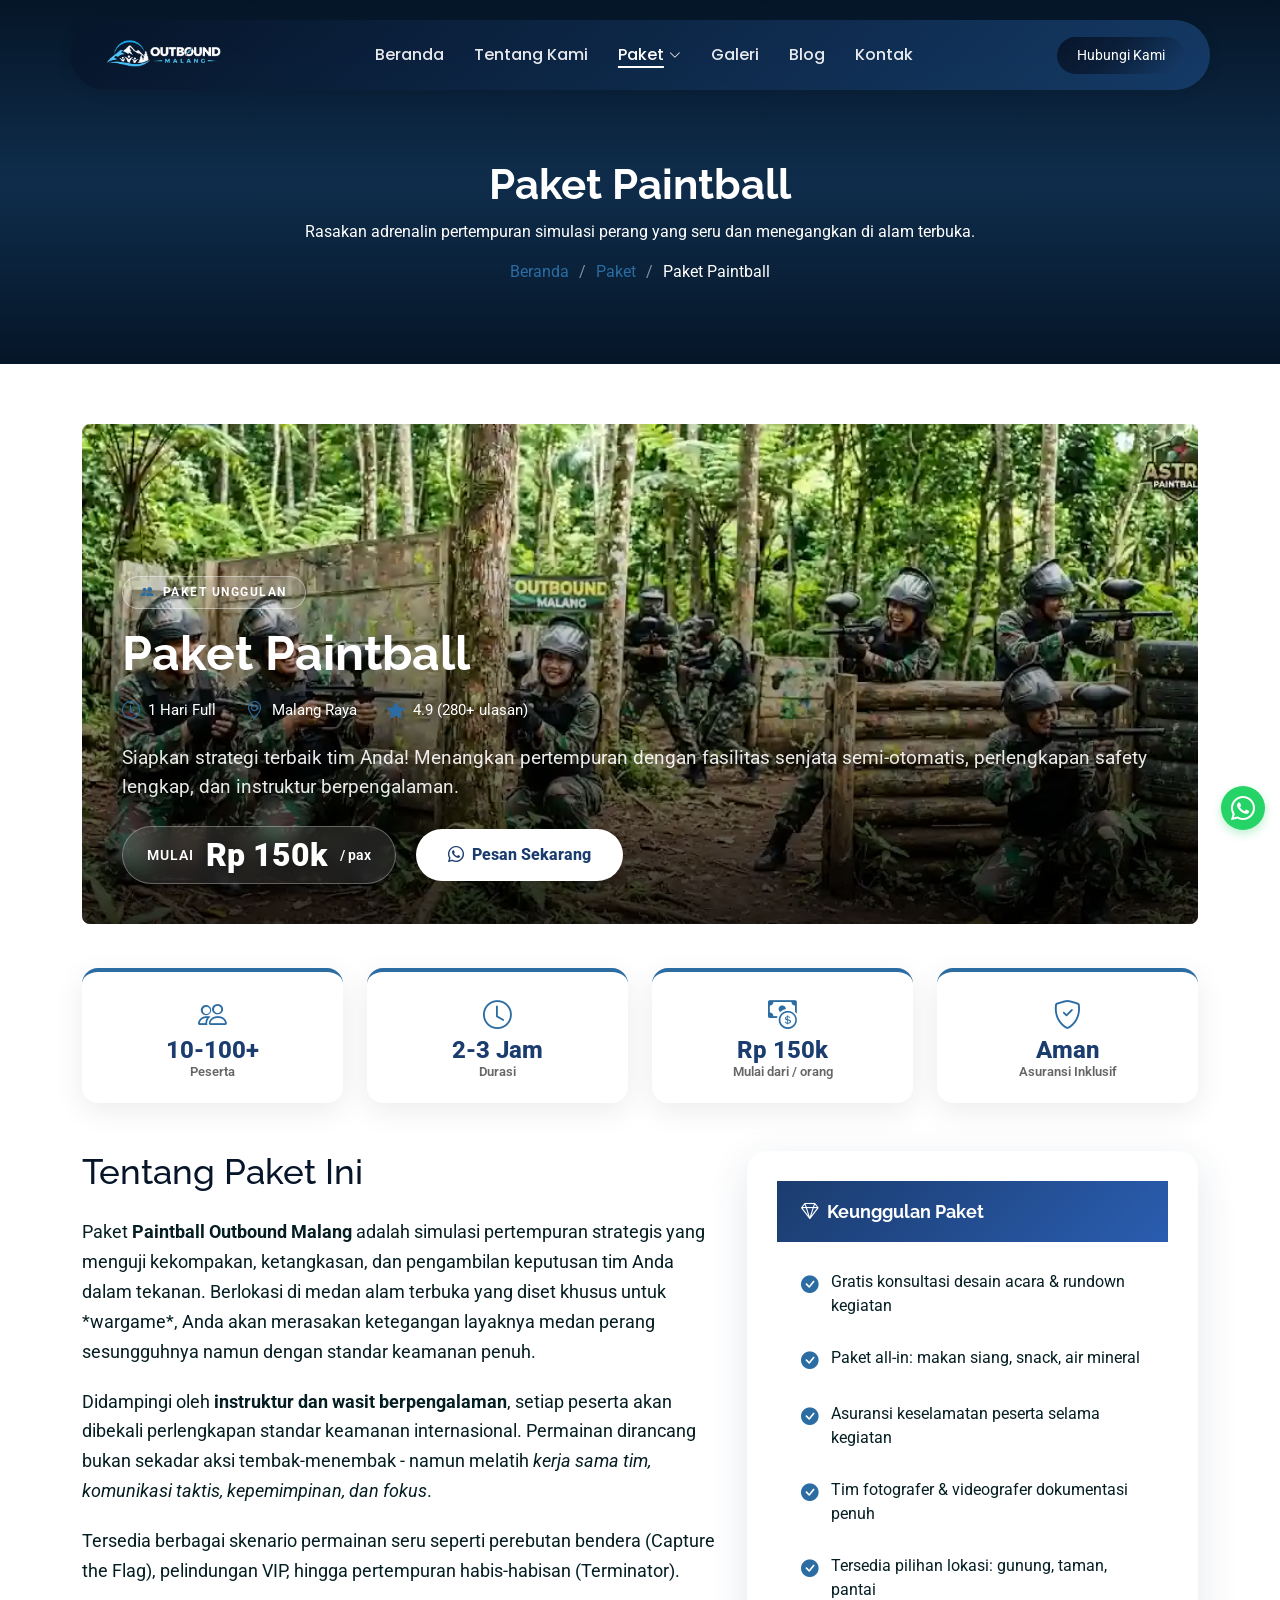
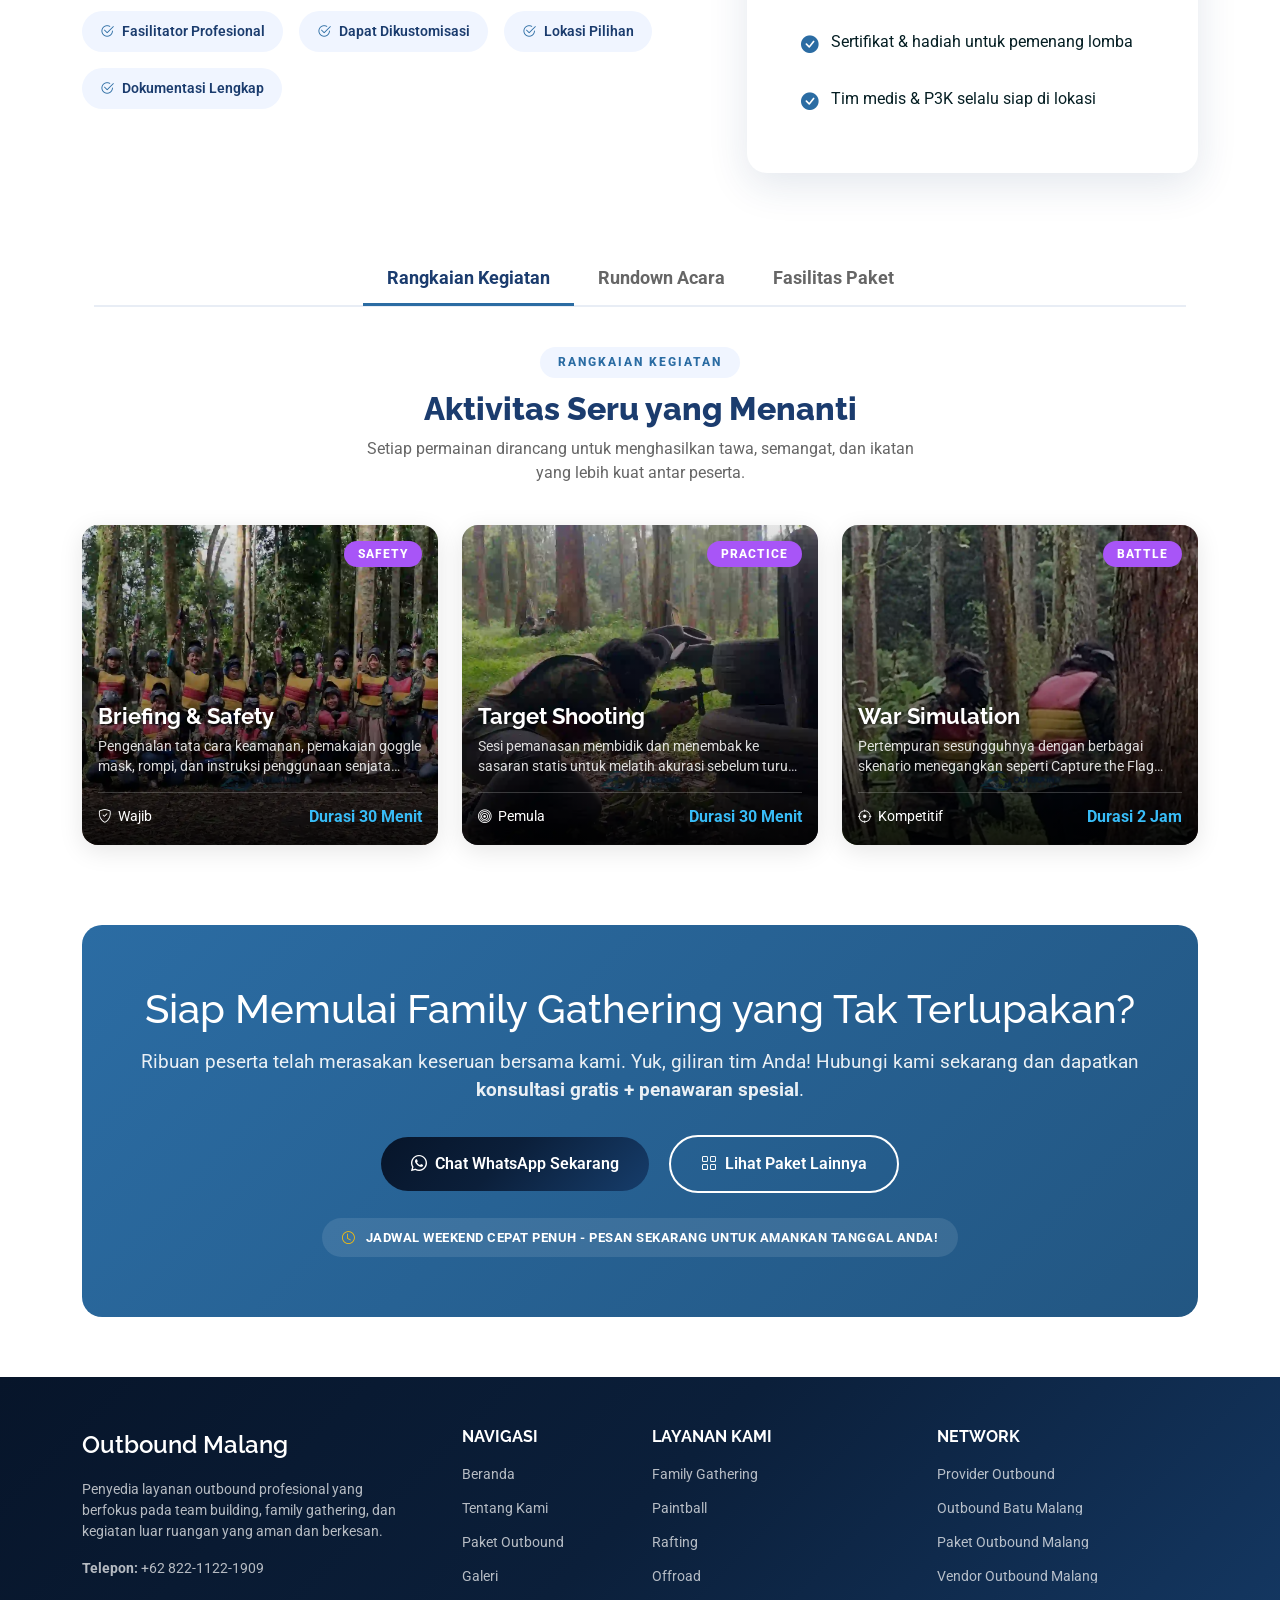
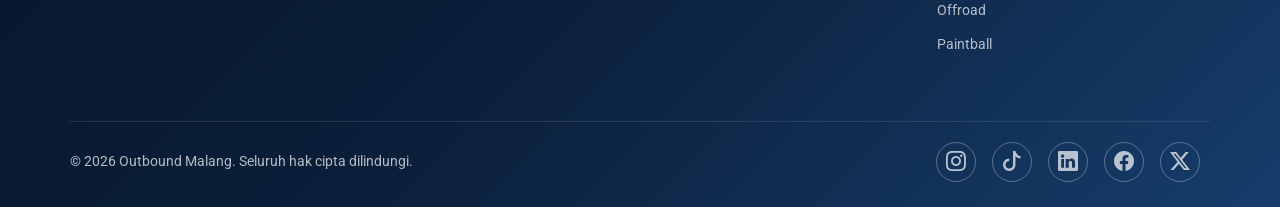
<file: paintball.html>
<!DOCTYPE html>
<html lang="id">

<head>
  <meta charset="utf-8">
  <meta content="width=device-width, initial-scale=1.0" name="viewport">
  <title>Paket Paintball Battle Malang Adrenalin Tinggi | Outbound Malang</title>
  <meta name="description" content="Pacu adrenalin tim Anda dengan paket paintball battle dari Outbound Malang. Rasakan sensasi outbound adventure sejati di medan perang terbuka.">
  <meta name="keywords" content="outbound malang, outbound adventure, family gathering malang, paket outbound malang, provider outbound malang, eo outbound malang, paket paintball battle malang adrenalin tinggi">
  
  <meta name="robots" content="index, follow, max-image-preview:large, max-snippet:-1, max-video-preview:-1">
  <meta name="author" content="Outbound Malang">
  <link rel="canonical" href="https://outboundmalang.web.id/paintball">

  <!-- Open Graph / Facebook -->
  <meta property="og:type" content="website">
  <meta property="og:url" content="https://outboundmalang.web.id/paintball">
  <meta property="og:title" content="Paket Paintball Battle Malang Adrenalin Tinggi | Outbound Malang">
  <meta property="og:description" content="Pacu adrenalin tim Anda dengan paket paintball battle dari Outbound Malang. Rasakan sensasi outbound adventure sejati di medan perang terbuka.">
  <meta property="og:image" content="https://outboundmalang.web.id/assets/img/header/family-gathering-outbound-malang.webp">
  <meta property="og:locale" content="id_ID">
  <meta property="og:site_name" content="Outbound Malang">

  <!-- Twitter Card -->
  <meta name="twitter:card" content="summary_large_image">
  <meta name="twitter:url" content="https://outboundmalang.web.id/paintball">
  <meta name="twitter:title" content="Paket Paintball Battle Malang Adrenalin Tinggi | Outbound Malang">
  <meta name="twitter:description" content="Pacu adrenalin tim Anda dengan paket paintball battle dari Outbound Malang. Rasakan sensasi outbound adventure sejati di medan perang terbuka.">
  <meta name="twitter:image" content="https://outboundmalang.web.id/assets/img/header/family-gathering-outbound-malang.webp">

  <!-- GEO Tags (Local SEO) -->
  <meta name="geo.region" content="ID-JI">
  <meta name="geo.placename" content="Malang, Jawa Timur, Indonesia">
  <meta name="geo.position" content="-7.9797;112.6304">
  <meta name="ICBM" content="-7.9797, 112.6304">

  <!-- Performance Optimizations -->
  <link rel="preconnect" href="https://fonts.googleapis.com">
  <link rel="preconnect" href="https://fonts.gstatic.com" crossorigin>

  <!-- Favicons -->
  <link href="assets/img/favicon.webp" rel="icon">
  <link href="assets/img/apple-touch-icon.webp" rel="apple-touch-icon">
  <script type="application/ld+json">
  {
    "@context": "https://schema.org",
    "@graph": [
      {
        "@type": "WebSite",
        "@id": "https://outboundmalang.web.id",
        "url": "https://outboundmalang.web.id/",
        "name": "Outbound Malang",
        "inLanguage": "id-ID",
        "publisher": { "@id": "https://outboundmalang.web.id" }
      },
      {
        "@type": "Organization",
        "@id": "https://outboundmalang.web.id",
        "name": "Outbound Malang",
        "url": "https://outboundmalang.web.id/",
        "logo": {
          "@type": "ImageObject",
          "url": "https://outboundmalang.web.id/assets/img/logo.webp"
        },
        "contactPoint": {
          "@type": "ContactPoint",
          "telephone": "+6282211221909",
          "contactType": "customer service"
        }
      },
      {
        "@type": "BreadcrumbList",
        "@id": "https://outboundmalang.web.id/paintball",
        "itemListElement": [
          {
            "@type": "ListItem",
            "position": 1,
            "name": "Beranda",
            "item": "https://outboundmalang.web.id/"
          },
          {
            "@type": "ListItem",
            "position": 2,
            "name": "Paket Paintball Battle Malang Adrenalin Tinggi",
            "item": "https://outboundmalang.web.id/paintball"
          }
        ]
      },
      {
        "@type": "Service",
        "@id": "https://outboundmalang.web.id/paintball",
        "name": "Paket Paintball Battle Malang Adrenalin Tinggi",
        "provider": { "@id": "https://outboundmalang.web.id" },
        "areaServed": { "@type": "City", "name": "Malang" },
        "description": "Pacu adrenalin tim Anda dengan paket paintball battle dari Outbound Malang. Rasakan sensasi outbound adventure sejati di medan perang terbuka.",
        "url": "https://outboundmalang.web.id/paintball",
        "offers": {
          "@type": "Offer",
          "priceCurrency": "IDR",
          "price": "225000",
          "availability": "https://schema.org/InStock",
          "url": "https://outboundmalang.web.id/paintball"
        }
      }
    ]
  }
  </script>
  <!-- Fonts: hanya weight yang dipakai -->
  <link href="https://fonts.googleapis.com/css2?family=Roboto:wght@300;400;500;700&family=Poppins:wght@400;500;600;700&family=Raleway:wght@400;500;600;700;800&display=swap" rel="stylesheet">

  <!-- Vendor CSS Files: Critical -->
  <link href="assets/vendor/bootstrap/css/bootstrap.min.css" rel="stylesheet">
  <link href="assets/vendor/bootstrap-icons/bootstrap-icons.css" rel="stylesheet">

  <!-- Non-critical CSS: defer -->
  <link href="assets/vendor/aos/aos.css" rel="stylesheet" media="print" onload="this.media='all'">
  <link href="assets/vendor/swiper/swiper-bundle.min.css" rel="stylesheet" media="print" onload="this.media='all'">
  <link href="assets/vendor/glightbox/css/glightbox.min.css" rel="stylesheet" media="print" onload="this.media='all'">
  <noscript>
    <link href="assets/vendor/aos/aos.css" rel="stylesheet">
    <link href="assets/vendor/swiper/swiper-bundle.min.css" rel="stylesheet">
    <link href="assets/vendor/glightbox/css/glightbox.min.css" rel="stylesheet">
  </noscript>

  <!-- Main CSS File -->
  <link href="assets/css/main.css" rel="stylesheet">
</head>

<body class="tour-details-page">

  <header id="header" class="header d-flex align-items-center fixed-top">
    <div class="header-container container-fluid container-xl position-relative d-flex align-items-center justify-content-between">

      <a href="/" class="logo d-flex align-items-center me-auto me-xl-0">
        <img src="assets/img/logo.webp" alt="Outbound Malang" class="logo-img" width="44" height="44" loading="eager">
      </a>

      <nav id="navmenu" class="navmenu">
        <ul>
          <li><a href="/">Beranda</a></li>
          <li><a href="about">Tentang Kami</a></li>
          <li class="dropdown"><a href="#" class="active"><span>Paket</span> <i class="bi bi-chevron-down toggle-dropdown"></i></a>
            <ul>
              <li><a href="family-gathering">Family Gathering</a></li>
              <li><a href="paintball" class="active">Paket Paintball</a></li>
              <li><a href="rafting">Paket Rafting</a></li>
            <li><a href="offroad">Offroad</a></li>
            </ul>
          </li>
          <li><a href="gallery">Galeri</a></li>
          <li><a href="blog">Blog</a></li>
          <li><a href="contact">Kontak</a></li>
        </ul>
        <i class="mobile-nav-toggle d-xl-none bi bi-list"></i>
      </nav>

      <a class="btn-getstarted" href="https://wa.me/6282211221909" target="_blank" rel="noopener noreferrer">Hubungi Kami</a>

    </div>
  </header>

  <main class="main">

    <!-- Page Title -->
    <div class="page-title dark-background" data-aos="fade" style="background: linear-gradient(180deg, #081b3d 0%, #1c4a85 50%, #081b3d 100%);">
      <div class="container position-relative">
        <h1>Paket Paintball</h1>
        <p>Rasakan adrenalin pertempuran simulasi perang yang seru dan menegangkan di alam terbuka.</p>
        <nav class="breadcrumbs">
          <ol>
            <li><a href="/">Beranda</a></li>
            <li><a href="tours">Paket</a></li>
            <li class="current">Paket Paintball</li>
          </ol>
        </nav>
      </div>
    </div><!-- End Page Title -->

    <!-- Tour Details Section -->
    <section id="travel-tour-details" class="travel-tour-details section">
      <div class="container" data-aos="fade-up" data-aos-delay="100">

        <!-- ===== HERO BANNER ===== -->
        <div class="tour-hero">
          <div class="hero-image-wrapper">
            <img src="assets/img/header/paintball-outbound-malang.webp" alt="Paket Paintball Outbound Malang" class="img-fluid w-100">
            <div class="hero-overlay">
              <div class="hero-content">
                <div style="display:inline-flex;align-items:center;gap:8px;background:rgba(255,255,255,0.15);border:1px solid rgba(255,255,255,0.4);border-radius:50px;padding:6px 18px;font-size:0.78rem;font-weight:700;letter-spacing:1.5px;color:#fff;margin-bottom:16px;">
                  <i class="bi bi-people-fill" style="color:var(--accent-color)"></i> PAKET UNGGULAN
                </div>
                <h1>Paket Paintball</h1>
                <div class="hero-meta">
                  <span class="duration"><i class="bi bi-clock"></i> 1 Hari Full</span>
                  <span class="destination"><i class="bi bi-geo-alt"></i> Malang Raya</span>
                  <span class="rating"><i class="bi bi-star-fill"></i> 4.9 (280+ ulasan)</span>
                </div>
                <p class="hero-tagline">Siapkan strategi terbaik tim Anda! Menangkan pertempuran dengan fasilitas senjata semi-otomatis, perlengkapan safety lengkap, dan instruktur berpengalaman.</p>
                <div style="display:flex; align-items:center; flex-wrap:wrap; gap:20px; margin-top:20px;">
                  <div style="background:rgba(255,255,255,0.1); backdrop-filter:blur(10px); border:1px solid rgba(255,255,255,0.3); padding:12px 24px; border-radius:50px; display:flex; align-items:center; gap:12px;">
                    <span style="color:#fff; font-size:0.9rem; font-weight:600; text-transform:uppercase; letter-spacing:1px;">Mulai</span>
                    <span style="color:#ffffff; font-size:2rem; font-weight:900; line-height:1; text-shadow:0 2px 10px rgba(0,0,0,0.3);">Rp 150k</span>
                    <span style="color:#fff; font-size:0.9rem; font-weight:600;">/ pax</span>
                  </div>
                  <a href="https://wa.me/6282211221909" target="_blank" rel="noopener noreferrer" class="btn-book" style="background:#fff; color:#1b3c6e; border:none; padding:14px 32px; font-weight:800; border-radius:50px; box-shadow:0 8px 20px rgba(0,0,0,0.15);"><i class="bi bi-whatsapp me-2"></i>Pesan Sekarang</a>
                </div>
              </div>
            </div>
          </div>
        </div>

        <!-- ===== QUICK STATS ===== -->
        <div class="row gy-4 mb-5" style="margin-top:-40px;position:relative;z-index:10;" data-aos="fade-up" data-aos-delay="150">
          <div class="col-6 col-md-3">
            <div style="background:#fff;border-radius:16px;padding:22px 18px;text-align:center;box-shadow:0 8px 30px rgba(0,0,0,0.08);border-top:4px solid var(--accent-color);">
              <i class="bi bi-people" style="font-size:1.8rem;color:var(--accent-color);"></i>
              <div style="font-size:1.5rem;font-weight:800;color:#1b3c6e;line-height:1;">10-100+</div>
              <div style="font-size:0.8rem;color:#666;font-weight:600;">Peserta</div>
            </div>
          </div>
          <div class="col-6 col-md-3">
            <div style="background:#fff;border-radius:16px;padding:22px 18px;text-align:center;box-shadow:0 8px 30px rgba(0,0,0,0.08);border-top:4px solid var(--accent-color);">
              <i class="bi bi-clock" style="font-size:1.8rem;color:var(--accent-color);"></i>
              <div style="font-size:1.5rem;font-weight:800;color:#1b3c6e;line-height:1;">2-3 Jam</div>
              <div style="font-size:0.8rem;color:#666;font-weight:600;">Durasi</div>
            </div>
          </div>
          <div class="col-6 col-md-3">
            <div style="background:#fff;border-radius:16px;padding:22px 18px;text-align:center;box-shadow:0 8px 30px rgba(0,0,0,0.08);border-top:4px solid var(--accent-color);">
              <i class="bi bi-cash-coin" style="font-size:1.8rem;color:var(--accent-color);"></i>
              <div style="font-size:1.5rem;font-weight:800;color:#1b3c6e;line-height:1;">Rp 150k</div>
              <div style="font-size:0.8rem;color:#666;font-weight:600;">Mulai dari / orang</div>
            </div>
          </div>
          <div class="col-6 col-md-3">
            <div style="background:#fff;border-radius:16px;padding:22px 18px;text-align:center;box-shadow:0 8px 30px rgba(0,0,0,0.08);border-top:4px solid var(--accent-color);">
              <i class="bi bi-shield-check" style="font-size:1.8rem;color:var(--accent-color);"></i>
              <div style="font-size:1.5rem;font-weight:800;color:#1b3c6e;line-height:1;">Aman</div>
              <div style="font-size:0.8rem;color:#666;font-weight:600;">Asuransi Inklusif</div>
            </div>
          </div>
        </div>

        <!-- ===== OVERVIEW + HIGHLIGHTS ===== -->
        <div class="tour-overview" data-aos="fade-up" data-aos-delay="200">
          <div class="row gy-5 align-items-start">
            <div class="col-lg-7">
              

<h2>Tentang Paket Ini</h2>
              <p>Paket <strong>Paintball Outbound Malang</strong> adalah simulasi pertempuran strategis yang menguji kekompakan, ketangkasan, dan pengambilan keputusan tim Anda dalam tekanan. Berlokasi di medan alam terbuka yang diset khusus untuk *wargame*, Anda akan merasakan ketegangan layaknya medan perang sesungguhnya namun dengan standar keamanan penuh.</p>
              <p>Didampingi oleh <strong>instruktur dan wasit berpengalaman</strong>, setiap peserta akan dibekali perlengkapan standar keamanan internasional. Permainan dirancang bukan sekadar aksi tembak-menembak - namun melatih <em>kerja sama tim, komunikasi taktis, kepemimpinan, dan fokus</em>.</p>
              <p>Tersedia berbagai skenario permainan seru seperti perebutan bendera (Capture the Flag), pelindungan VIP, hingga pertempuran habis-habisan (Terminator).</p>

              <div style="display:flex;gap:16px;flex-wrap:wrap;margin-top:24px;">
                <div style="display:flex;align-items:center;gap:8px;background:#f0f5ff;padding:10px 18px;border-radius:50px;font-size:0.88rem;font-weight:600;color:#1b3c6e;">
                  <i class="bi bi-check2-circle" style="color:var(--accent-color)"></i> Fasilitator Profesional
                </div>
                <div style="display:flex;align-items:center;gap:8px;background:#f0f5ff;padding:10px 18px;border-radius:50px;font-size:0.88rem;font-weight:600;color:#1b3c6e;">
                  <i class="bi bi-check2-circle" style="color:var(--accent-color)"></i> Dapat Dikustomisasi
                </div>
                <div style="display:flex;align-items:center;gap:8px;background:#f0f5ff;padding:10px 18px;border-radius:50px;font-size:0.88rem;font-weight:600;color:#1b3c6e;">
                  <i class="bi bi-check2-circle" style="color:var(--accent-color)"></i> Lokasi Pilihan
                </div>
                <div style="display:flex;align-items:center;gap:8px;background:#f0f5ff;padding:10px 18px;border-radius:50px;font-size:0.88rem;font-weight:600;color:#1b3c6e;">
                  <i class="bi bi-check2-circle" style="color:var(--accent-color)"></i> Dokumentasi Lengkap
                </div>
              </div>
            </div>

            <div class="col-lg-5">
              <div class="tour-highlights" style="border-radius:20px;overflow:hidden;border:none;box-shadow:0 12px 40px rgba(27,60,110,0.12);">
                <div style="background:linear-gradient(135deg,#1b3c6e,#2a5db0);padding:20px 24px;">
                  <h3 style="color:#fff;margin:0;font-size:1.1rem;font-weight:700;"><i class="bi bi-gem me-2"></i>Keunggulan Paket</h3>
                </div>
                <div style="background:#fff;padding:20px 24px;">
                  <ul style="list-style:none;padding:0;margin:0;display:flex;flex-direction:column;gap:12px;">
                    <li style="display:flex;align-items:flex-start;gap:12px;"><i class="bi bi-check-circle-fill" style="color:var(--accent-color);margin-top:2px;flex-shrink:0;"></i><span>Gratis konsultasi desain acara & rundown kegiatan</span></li>
                    <li style="display:flex;align-items:flex-start;gap:12px;"><i class="bi bi-check-circle-fill" style="color:var(--accent-color);margin-top:2px;flex-shrink:0;"></i><span>Paket all-in: makan siang, snack, air mineral</span></li>
                    <li style="display:flex;align-items:flex-start;gap:12px;"><i class="bi bi-check-circle-fill" style="color:var(--accent-color);margin-top:2px;flex-shrink:0;"></i><span>Asuransi keselamatan peserta selama kegiatan</span></li>
                    <li style="display:flex;align-items:flex-start;gap:12px;"><i class="bi bi-check-circle-fill" style="color:var(--accent-color);margin-top:2px;flex-shrink:0;"></i><span>Tim fotografer & videografer dokumentasi penuh</span></li>
                    <li style="display:flex;align-items:flex-start;gap:12px;"><i class="bi bi-check-circle-fill" style="color:var(--accent-color);margin-top:2px;flex-shrink:0;"></i><span>Tersedia pilihan lokasi: gunung, taman, pantai</span></li>
                    <li style="display:flex;align-items:flex-start;gap:12px;"><i class="bi bi-check-circle-fill" style="color:var(--accent-color);margin-top:2px;flex-shrink:0;"></i><span>Sertifikat & hadiah untuk pemenang lomba</span></li>
                    <li style="display:flex;align-items:flex-start;gap:12px;"><i class="bi bi-check-circle-fill" style="color:var(--accent-color);margin-top:2px;flex-shrink:0;"></i><span>Tim medis & P3K selalu siap di lokasi</span></li>
                  </ul>
                </div>
              </div>
            </div>
          </div>
        </div>

        <!-- ===== GAME ACTIVITIES GRID ===== -->
        <!-- ===== TABS NAVIGATION ===== -->
<div class="container" style="margin-top:80px; margin-bottom:40px;">
  <ul class="nav nav-tabs justify-content-center" id="myTab" role="tablist" style="border-bottom:2px solid #e8edf5;">
    <li class="nav-item" role="presentation">
      <button class="nav-link active" id="kegiatan-tab" data-bs-toggle="tab" data-bs-target="#kegiatan" type="button" role="tab" aria-controls="kegiatan" aria-selected="true" style="font-size:1.1rem; font-weight:700; color:#1b3c6e; border:none; border-bottom:3px solid transparent; background:transparent; padding:12px 24px;">Rangkaian Kegiatan</button>
    </li>
    <li class="nav-item" role="presentation">
      <button class="nav-link" id="rundown-tab" data-bs-toggle="tab" data-bs-target="#rundown" type="button" role="tab" aria-controls="rundown" aria-selected="false" style="font-size:1.1rem; font-weight:700; color:#666; border:none; border-bottom:3px solid transparent; background:transparent; padding:12px 24px;">Rundown Acara</button>
    </li>
    <li class="nav-item" role="presentation">
      <button class="nav-link" id="fasilitas-tab" data-bs-toggle="tab" data-bs-target="#fasilitas" type="button" role="tab" aria-controls="fasilitas" aria-selected="false" style="font-size:1.1rem; font-weight:700; color:#666; border:none; border-bottom:3px solid transparent; background:transparent; padding:12px 24px;">Fasilitas Paket</button>
    </li>
  </ul>
</div>


<div class="tab-content" id="myTabContent" style="margin-bottom:80px;">
  <!-- TAB 1 -->
  <div class="tab-pane fade show active" id="kegiatan" role="tabpanel" aria-labelledby="kegiatan-tab">
<div data-aos="fade-up" data-aos-delay="250" >
          <div style="text-align:center;margin-bottom:40px;">
            <span style="display:inline-block;background:#f0f5ff;color:var(--accent-color);font-size:0.78rem;font-weight:800;letter-spacing:2px;padding:6px 18px;border-radius:50px;margin-bottom:12px;">RANGKAIAN KEGIATAN</span>
            <h2 style="font-size:2rem;font-weight:800;color:#1b3c6e;">Aktivitas Seru yang Menanti</h2>
            <p style="color:#666;max-width:560px;margin:0 auto;">Setiap permainan dirancang untuk menghasilkan tawa, semangat, dan ikatan yang lebih kuat antar peserta.</p>
          </div>

          <div class="row gy-4">
            
            <!-- Card 1 -->
            <div class="col-md-6 col-lg-4" data-aos="zoom-in" data-aos-delay="100">
              <a href="assets/img/all-img/serunya-permainan-paintball.webp" class="glightbox" data-title="Briefing & Safety" style="display:block; text-decoration:none;"><div class="activity-card" style="position:relative; border-radius:16px; overflow:hidden; height:320px; box-shadow:0 6px 24px rgba(0,0,0,0.1); transition:transform 0.3s;">
                  <img src="assets/img/all-img/serunya-permainan-paintball.webp" alt="Briefing & Safety" style="width:100%; height:100%; object-fit:cover; display:block; transition:transform 0.5s;">
                  <div style="position:absolute; top:0; left:0; right:0; bottom:0; background:linear-gradient(to top, rgba(0,0,0,0.9) 0%, rgba(0,0,0,0.4) 50%, rgba(0,0,0,0.1) 100%); pointer-events:none;"></div>
                  
                  <div style="position:absolute; top:16px; right:16px; pointer-events:none;">
                    <span style="background:#a855f7; color:#fff; font-size:0.75rem; font-weight:800; padding:6px 14px; border-radius:50px; letter-spacing:1px; text-transform:uppercase;">SAFETY</span>
                  </div>
                  
                  <div style="position:absolute; bottom:16px; left:16px; right:16px; color:#fff; pointer-events:none;">
                    <h4 style="margin:0 0 8px 0; font-size:1.4rem; font-weight:700; color:#fff; text-shadow:1px 1px 3px rgba(0,0,0,0.5);">Briefing & Safety</h4>
                    <p style="margin:0 0 16px 0; font-size:0.85rem; color:rgba(255,255,255,0.85); line-height:1.4; display:-webkit-box; -webkit-line-clamp:2; -webkit-box-orient:vertical; overflow:hidden;">Pengenalan tata cara keamanan, pemakaian goggle mask, rompi, dan instruksi penggunaan senjata (marker).</p>
                    <div style="display:flex; justify-content:space-between; align-items:center; border-top:1px solid rgba(255,255,255,0.2); padding-top:12px;">
                      <div style="font-size:0.85rem; display:flex; align-items:center; gap:6px;">
                        <i class="bi bi-shield-check"></i> <span>Wajib</span>
                      </div>
                      <div style="font-size:1rem; font-weight:700; color:#38bdf8;">
                        Durasi 30 Menit
                      </div>
                    </div>
                  </div>
                </div>
              </a>
            </div>

            <!-- Card 2 -->
            <div class="col-md-6 col-lg-4" data-aos="zoom-in" data-aos-delay="150">
              <a href="assets/img/all-img/strategi-paintball-team-building.webp" class="glightbox" data-title="Target Shooting" style="display:block; text-decoration:none;"><div class="activity-card" style="position:relative; border-radius:16px; overflow:hidden; height:320px; box-shadow:0 6px 24px rgba(0,0,0,0.1); transition:transform 0.3s;">
                  <img src="assets/img/all-img/strategi-paintball-team-building.webp" alt="Target Shooting" style="width:100%; height:100%; object-fit:cover; display:block; transition:transform 0.5s;">
                  <div style="position:absolute; top:0; left:0; right:0; bottom:0; background:linear-gradient(to top, rgba(0,0,0,0.9) 0%, rgba(0,0,0,0.4) 50%, rgba(0,0,0,0.1) 100%); pointer-events:none;"></div>
                  
                  <div style="position:absolute; top:16px; right:16px; pointer-events:none;">
                    <span style="background:#a855f7; color:#fff; font-size:0.75rem; font-weight:800; padding:6px 14px; border-radius:50px; letter-spacing:1px; text-transform:uppercase;">PRACTICE</span>
                  </div>
                  
                  <div style="position:absolute; bottom:16px; left:16px; right:16px; color:#fff; pointer-events:none;">
                    <h4 style="margin:0 0 8px 0; font-size:1.4rem; font-weight:700; color:#fff; text-shadow:1px 1px 3px rgba(0,0,0,0.5);">Target Shooting</h4>
                    <p style="margin:0 0 16px 0; font-size:0.85rem; color:rgba(255,255,255,0.85); line-height:1.4; display:-webkit-box; -webkit-line-clamp:2; -webkit-box-orient:vertical; overflow:hidden;">Sesi pemanasan membidik dan menembak ke sasaran statis untuk melatih akurasi sebelum turun ke medan pertempuran.</p>
                    <div style="display:flex; justify-content:space-between; align-items:center; border-top:1px solid rgba(255,255,255,0.2); padding-top:12px;">
                      <div style="font-size:0.85rem; display:flex; align-items:center; gap:6px;">
                        <i class="bi bi-bullseye"></i> <span>Pemula</span>
                      </div>
                      <div style="font-size:1rem; font-weight:700; color:#38bdf8;">
                        Durasi 30 Menit
                      </div>
                    </div>
                  </div>
                </div>
              </a>
            </div>

            <!-- Card 3 -->
            <div class="col-md-6 col-lg-4" data-aos="zoom-in" data-aos-delay="200">
              <a href="assets/img/all-img/aksi-paintball-outdoor-malang.webp" class="glightbox" data-title="War Simulation" style="display:block; text-decoration:none;"><div class="activity-card" style="position:relative; border-radius:16px; overflow:hidden; height:320px; box-shadow:0 6px 24px rgba(0,0,0,0.1); transition:transform 0.3s;">
                  <img src="assets/img/all-img/aksi-paintball-outdoor-malang.webp" alt="War Simulation" style="width:100%; height:100%; object-fit:cover; display:block; transition:transform 0.5s;">
                  <div style="position:absolute; top:0; left:0; right:0; bottom:0; background:linear-gradient(to top, rgba(0,0,0,0.9) 0%, rgba(0,0,0,0.4) 50%, rgba(0,0,0,0.1) 100%); pointer-events:none;"></div>
                  
                  <div style="position:absolute; top:16px; right:16px; pointer-events:none;">
                    <span style="background:#a855f7; color:#fff; font-size:0.75rem; font-weight:800; padding:6px 14px; border-radius:50px; letter-spacing:1px; text-transform:uppercase;">BATTLE</span>
                  </div>
                  
                  <div style="position:absolute; bottom:16px; left:16px; right:16px; color:#fff; pointer-events:none;">
                    <h4 style="margin:0 0 8px 0; font-size:1.4rem; font-weight:700; color:#fff; text-shadow:1px 1px 3px rgba(0,0,0,0.5);">War Simulation</h4>
                    <p style="margin:0 0 16px 0; font-size:0.85rem; color:rgba(255,255,255,0.85); line-height:1.4; display:-webkit-box; -webkit-line-clamp:2; -webkit-box-orient:vertical; overflow:hidden;">Pertempuran sesungguhnya dengan berbagai skenario menegangkan seperti Capture the Flag atau Team Deathmatch.</p>
                    <div style="display:flex; justify-content:space-between; align-items:center; border-top:1px solid rgba(255,255,255,0.2); padding-top:12px;">
                      <div style="font-size:0.85rem; display:flex; align-items:center; gap:6px;">
                        <i class="bi bi-crosshair"></i> <span>Kompetitif</span>
                      </div>
                      <div style="font-size:1rem; font-weight:700; color:#38bdf8;">
                        Durasi 2 Jam
                      </div>
                    </div>
                  </div>
                </div>
              </a>
            </div>
          </div>
        </div>
  </div>
  
  <!-- TAB 2 -->
  <div class="tab-pane fade" id="rundown" role="tabpanel" aria-labelledby="rundown-tab">
<!-- ===== RUNDOWN TIMELINE ===== -->
<div data-aos="fade-up" data-aos-delay="300" >
  <div style="text-align:center;margin-bottom:48px;">
    <span style="display:inline-block;background:linear-gradient(135deg,#1b3c6e,#2a5db0);color:#fff;font-size:0.75rem;font-weight:800;letter-spacing:2.5px;padding:8px 22px;border-radius:50px;margin-bottom:16px;">SUSUNAN ACARA</span>
    <h2 style="font-size:2rem;font-weight:800;color:#1b3c6e;">Rundown Kegiatan (3 Jam)</h2>
    <p style="color:#666;max-width:500px;margin:0 auto;">Jadwal simulasi tempur yang dirancang aman, seru, dan kompetitif.</p>
  </div>

  <div style="position:relative;">
    
    <div style="display:flex;gap:24px;align-items:flex-start;margin-bottom:28px;position:relative;z-index:1;" data-aos="fade-right" data-aos-delay="100">
      <div style="flex:1;background:#fff;border-radius:18px;padding:24px 28px;box-shadow:0 6px 30px rgba(27,60,110,0.10);border-left:5px solid #1b3c6e;">
        <div style="display:flex;align-items:center;justify-content:space-between;flex-wrap:wrap;gap:8px;margin-bottom:12px;">
          <h4 style="margin:0;font-size:1.05rem;font-weight:800;color:#1b3c6e;">Registrasi &amp; Briefing Safety</h4>
          <span style="background:linear-gradient(135deg,#1b3c6e,#2a5db0);color:#fff;font-size:0.82rem;font-weight:800;padding:5px 16px;border-radius:50px;">08.00 – 08.30</span>
        </div>
        <p style="margin:0;color:#555;font-size:0.9rem;line-height:1.6;">Penjelasan peraturan permainan, pengenalan perlengkapan (marker, goggle), dan standar keselamatan oleh instruktur.</p>
      </div>
    </div>

    <div style="display:flex;gap:24px;align-items:flex-start;margin-bottom:28px;position:relative;z-index:1;" data-aos="fade-right" data-aos-delay="200">
      <div style="flex:1;background:#fff;border-radius:18px;padding:24px 28px;box-shadow:0 6px 30px rgba(27,60,110,0.10);border-left:5px solid #1b3c6e;">
        <div style="display:flex;align-items:center;justify-content:space-between;flex-wrap:wrap;gap:8px;margin-bottom:12px;">
          <h4 style="margin:0;font-size:1.05rem;font-weight:800;color:#1b3c6e;">Persiapan &amp; Pembagian Tim</h4>
          <span style="background:linear-gradient(135deg,#1b3c6e,#2a5db0);color:#fff;font-size:0.82rem;font-weight:800;padding:5px 16px;border-radius:50px;">08.30 – 09.00</span>
        </div>
        <p style="margin:0;color:#555;font-size:0.9rem;line-height:1.6;">Mengenakan seragam tempur dan pembagian tim serta strategi awal sebelum memasuki arena wargame.</p>
      </div>
    </div>

    <div style="display:flex;gap:24px;align-items:flex-start;margin-bottom:28px;position:relative;z-index:1;" data-aos="fade-right" data-aos-delay="300">
      <div style="flex:1;background:#fff;border-radius:18px;padding:24px 28px;box-shadow:0 6px 30px rgba(27,60,110,0.10);border-left:5px solid #1b3c6e;">
        <div style="display:flex;align-items:center;justify-content:space-between;flex-wrap:wrap;gap:8px;margin-bottom:12px;">
          <h4 style="margin:0;font-size:1.05rem;font-weight:800;color:#1b3c6e;">Wargame / Pertempuran Paintball</h4>
          <span style="background:linear-gradient(135deg,#1b3c6e,#2a5db0);color:#fff;font-size:0.82rem;font-weight:800;padding:5px 16px;border-radius:50px;">09.00 – 10.30</span>
        </div>
        <p style="margin:0;color:#555;font-size:0.9rem;line-height:1.6;">Sesi utama! Berbagai skenario permainan seperti Terminator, Capture the Flag, atau VIP Escort.</p>
      </div>
    </div>

    <div style="display:flex;gap:24px;align-items:flex-start;margin-bottom:28px;position:relative;z-index:1;" data-aos="fade-right" data-aos-delay="400">
      <div style="flex:1;background:#fff;border-radius:18px;padding:24px 28px;box-shadow:0 6px 30px rgba(27,60,110,0.10);border-left:5px solid #1b3c6e;">
        <div style="display:flex;align-items:center;justify-content:space-between;flex-wrap:wrap;gap:8px;margin-bottom:12px;">
          <h4 style="margin:0;font-size:1.05rem;font-weight:800;color:#1b3c6e;">Selesai &amp; Sesi Foto Bersama</h4>
          <span style="background:linear-gradient(135deg,#1b3c6e,#2a5db0);color:#fff;font-size:0.82rem;font-weight:800;padding:5px 16px;border-radius:50px;">10.30 – 11.00</span>
        </div>
        <p style="margin:0;color:#555;font-size:0.9rem;line-height:1.6;">Pembersihan perlengkapan, istirahat, dan dokumentasi foto bersama pemenang pertempuran.</p>
      </div>
    </div>

  </div>
</div>
</div><!-- TAB 3 -->
  <div class="tab-pane fade" id="fasilitas" role="tabpanel" aria-labelledby="fasilitas-tab">
<!-- ===== INCLUSIONS ===== -->
<div data-aos="fade-up" data-aos-delay="400" >
  <div style="text-align:center;margin-bottom:48px;">
    <span style="display:inline-block;background:linear-gradient(135deg,#1b3c6e,#2a5db0);color:#fff;font-size:0.75rem;font-weight:800;letter-spacing:2.5px;padding:8px 22px;border-radius:50px;margin-bottom:16px;">FASILITAS PAKET</span>
    <h2 style="font-size:2rem;font-weight:800;color:#1b3c6e;">Yang Anda Dapatkan</h2>
    <p style="color:#666;max-width:500px;margin:0 auto;">Semua kebutuhan acara sudah kami siapkan - tinggal datang dan nikmati!</p>
  </div>

  <div class="row gy-4 mb-5">
            <div class="col-lg-6">
              <ul style="list-style:none;padding:0;margin:0;display:flex;flex-direction:column;gap:16px;">
                <li style="display:flex;align-items:flex-start;gap:12px;background:#f8f9ff;padding:16px 20px;border-radius:12px;border-left:4px solid var(--accent-color);">
                  <i class="bi bi-person-check" style="color:var(--accent-color);font-size:1.3rem;"></i>
                  <div><strong style="color:#1b3c6e;">Fasilitator & MC Profesional</strong> <br><span style="font-size:0.9rem;color:#666;">Dipandu oleh tenaga ahli bersertifikat.</span></div>
                </li>
                <li style="display:flex;align-items:flex-start;gap:12px;background:#f8f9ff;padding:16px 20px;border-radius:12px;border-left:4px solid var(--accent-color);">
                  <i class="bi bi-controller" style="color:var(--accent-color);font-size:1.3rem;"></i>
                  <div><strong style="color:#1b3c6e;">Peralatan Games Lengkap</strong> <br><span style="font-size:0.9rem;color:#666;">Termasuk sound system dan logistik outbound.</span></div>
                </li>
                <li style="display:flex;align-items:flex-start;gap:12px;background:#f8f9ff;padding:16px 20px;border-radius:12px;border-left:4px solid var(--accent-color);">
                  <i class="bi bi-egg-fried" style="color:var(--accent-color);font-size:1.3rem;"></i>
                  <div><strong style="color:#1b3c6e;">Makan Siang & Snack</strong> <br><span style="font-size:0.9rem;color:#666;">Prasmanan, coffee break, & air mineral bebas.</span></div>
                </li>
                <li style="display:flex;align-items:flex-start;gap:12px;background:#f8f9ff;padding:16px 20px;border-radius:12px;border-left:4px solid var(--accent-color);">
                  <i class="bi bi-camera-video" style="color:var(--accent-color);font-size:1.3rem;"></i>
                  <div><strong style="color:#1b3c6e;">Dokumentasi Foto & Video</strong> <br><span style="font-size:0.9rem;color:#666;">Diabadikan dengan kamera profesional & drone.</span></div>
                </li>
              </ul>
            </div>
            <div class="col-lg-6">
              <ul style="list-style:none;padding:0;margin:0;display:flex;flex-direction:column;gap:16px;">
                <li style="display:flex;align-items:flex-start;gap:12px;background:#f8f9ff;padding:16px 20px;border-radius:12px;border-left:4px solid var(--accent-color);">
                  <i class="bi bi-shield-check" style="color:var(--accent-color);font-size:1.3rem;"></i>
                  <div><strong style="color:#1b3c6e;">Asuransi Peserta</strong> <br><span style="font-size:0.9rem;color:#666;">Perlindungan penuh selama aktivitas berlangsung.</span></div>
                </li>
                <li style="display:flex;align-items:flex-start;gap:12px;background:#f8f9ff;padding:16px 20px;border-radius:12px;border-left:4px solid var(--accent-color);">
                  <i class="bi bi-trophy" style="color:var(--accent-color);font-size:1.3rem;"></i>
                  <div><strong style="color:#1b3c6e;">Sertifikat & Hadiah Pemenang</strong> <br><span style="font-size:0.9rem;color:#666;">Award eksklusif untuk kelompok terbaik.</span></div>
                </li>
                <li style="display:flex;align-items:flex-start;gap:12px;background:#f8f9ff;padding:16px 20px;border-radius:12px;border-left:4px solid var(--accent-color);">
                  <i class="bi bi-heart-pulse" style="color:var(--accent-color);font-size:1.3rem;"></i>
                  <div><strong style="color:#1b3c6e;">Tim Medis & P3K</strong> <br><span style="font-size:0.9rem;color:#666;">Selalu standby di lokasi acara.</span></div>
                </li>
                <li style="display:flex;align-items:flex-start;gap:12px;background:#f8f9ff;padding:16px 20px;border-radius:12px;border-left:4px solid var(--accent-color);">
                  <i class="bi bi-geo-alt" style="color:var(--accent-color);font-size:1.3rem;"></i>
                  <div><strong style="color:#1b3c6e;">Booking Lokasi Acara</strong> <br><span style="font-size:0.9rem;color:#666;">Penggunaan area privat sepenuhnya untuk rombongan.</span></div>
                </li>
              </ul>
            </div>
          </div>
  <div style="background:linear-gradient(135deg,#eef2ff,#f0f5ff);border:1.5px solid #a0b8e8;border-radius:16px;padding:20px 28px;display:flex;align-items:flex-start;gap:16px;" data-aos="fade-up" data-aos-delay="350">
    <div style="width:44px;height:44px;border-radius:50%;background:linear-gradient(135deg,#1b3c6e,#2a5db0);display:flex;align-items:center;justify-content:center;flex-shrink:0;"><i class="bi bi-info-lg" style="color:#fff;font-size:1.2rem;font-weight:900;"></i></div>
    <div>
      <div style="font-weight:800;color:#1b3c6e;margin-bottom:6px;">Di Luar Paket (belum termasuk)</div>
      <div style="display:flex;gap:10px;flex-wrap:wrap;">
        <span style="background:#fff;border:1px solid #a0b8e8;color:#1b3c6e;font-size:0.8rem;font-weight:600;padding:4px 12px;border-radius:50px;">Transportasi</span>
        <span style="background:#fff;border:1px solid #a0b8e8;color:#1b3c6e;font-size:0.8rem;font-weight:600;padding:4px 12px;border-radius:50px;">Penginapan</span>
        <span style="background:#fff;border:1px solid #a0b8e8;color:#1b3c6e;font-size:0.8rem;font-weight:600;padding:4px 12px;border-radius:50px;">Wisata Tambahan</span>
        <span style="background:#fff;border:1px solid #a0b8e8;color:#1b3c6e;font-size:0.8rem;font-weight:600;padding:4px 12px;border-radius:50px;">Pengeluaran Pribadi</span>
      </div>
      <p style="margin:8px 0 0;font-size:0.82rem;color:#1b3c6e;">Tersedia paket add-on untuk transportasi dan penginapan. Hubungi kami untuk penawaran khusus rombongan besar.</p>
    </div>
  </div>
</div>


  </div>
</div>
<!-- ===== FINAL CTA ===== -->
        <div class="final-cta" data-aos="fade-up" data-aos-delay="800" style="margin-top:60px;">
          <div class="cta-content">
            <h2>Siap Memulai Family Gathering yang Tak Terlupakan?</h2>
            <p>Ribuan peserta telah merasakan keseruan bersama kami. Yuk, giliran tim Anda! Hubungi kami sekarang dan dapatkan <strong>konsultasi gratis + penawaran spesial</strong>.</p>
            <div class="cta-actions">
              <a href="https://wa.me/6282211221909" target="_blank" rel="noopener noreferrer" class="btn-primary"><i class="bi bi-whatsapp me-2"></i>Chat WhatsApp Sekarang</a>
              <a href="tours" class="btn-secondary"><i class="bi bi-grid me-2"></i>Lihat Paket Lainnya</a>
            </div>
            <div class="urgency-banner">
              <i class="bi bi-clock"></i>
              <span>Jadwal weekend cepat penuh - Pesan sekarang untuk amankan tanggal Anda!</span>
            </div>
          </div>
        </div>

      </div>
    </section><!-- /Tour Details Section -->

  </main>


  <footer id="footer" class="footer position-relative dark-background">
    <div class="container footer-top">
      <div class="row gy-4">
        <div class="col-lg-4 col-md-6 footer-about pe-lg-5">
          <a href="/" class="d-flex align-items-center">
            <span class="sitename">Outbound Malang</span>
          </a>
          <div class="footer-contact pt-3">
            <p>Penyedia layanan outbound profesional yang berfokus pada team building, family gathering, dan kegiatan luar ruangan yang aman dan berkesan.</p>
            <p class="mt-3"><strong>Telepon:</strong> <span>+62 822-1122-1909</span></p>
          </div>
        </div>

        <div class="col-lg-2 col-md-3 footer-links">
          <h4>NAVIGASI</h4>
          <ul>
            <li><a href="/">Beranda</a></li>
            <li><a href="about">Tentang Kami</a></li>
            <li><a href="tours">Paket Outbound</a></li>
            <li><a href="gallery">Galeri</a></li>
          </ul>
        </div>

        <div class="col-lg-3 col-md-3 footer-links">
          <h4>LAYANAN KAMI</h4>
          <ul>
            <li><a href="tours">Family Gathering</a></li>
            <li><a href="paintball">Paintball</a></li>
            <li><a href="rafting">Rafting</a></li>
            <li><a href="offroad">Offroad</a></li>
          </ul>
        </div>

        <div class="col-lg-3 col-md-12 footer-links">
          <h4>NETWORK</h4>
          <ul class="network-tags">
            <li><a href="https://provideroutbound.web.id">Provider Outbound</a></li>
            <li><a href="https://outboundbatumalang.web.id">Outbound Batu Malang</a></li>
            <li><a href="https://paketoutboundmalang.web.id">Paket Outbound Malang</a></li>
            <li><a href="https://vendoroutboundmalang.web.id">Vendor Outbound Malang</a></li>
            <li><a href="https://offroad.web.id">Offroad</a></li>
            <li><a href="https://paintball.web.id">Paintball</a></li>
            <li><a href="https://rafting.web.id">Rafting</a></li>
            <li><a href="https://outboundpantai.web.id">Outbound Pantai</a></li>
            <li><a href="https://paintballbatumalang.web.id">Paintball Batu Malang</a></li>
            <li><a href="https://cobanrondo.web.id">Coban Rondo</a></li>
            <li><a href="https://malangtraveler.web.id">Malang Traveler</a></li>
            <li><a href="https://outboundkediri.web.id">Outbound Kediri</a></li>
            <li><a href="https://pantaimalangselatan.web.id">Pantai Malang Selatan</a></li>
            <li><a href="https://jasaoutboundmalang.web.id">Jasa Outbound Malang</a></li>
            <li><a href="https://outboundindonesia.web.id">Outbound Indonesia</a></li>
            <li><a href="https://indonesiaoutbound.web.id">Indonesia Outbound</a></li>
            <li><a href="https://gemilangkatunoutbound.web.id">Gemilang Katun Outbound</a></li>
            <li><a href="https://outboundjatim.web.id">Outbound Jatim</a></li>
          </ul>
        </div>
      </div>
    </div>

    <div class="container copyright mt-4" style="border-top: 1px solid rgba(255,255,255,0.1); padding-top: 20px;">
      <div class="row align-items-center">
        <div class="col-md-6 text-center text-md-start mb-3 mb-md-0">
          <p class="mb-0">© 2026 Outbound Malang. Seluruh hak cipta dilindungi.</p>
        </div>
        <div class="col-md-6">
          <div class="social-links d-flex justify-content-center justify-content-md-end">
            <a href="" class="me-3 text-white"><i class="bi bi-instagram fs-5"></i></a>
            <a href="" class="me-3 text-white"><i class="bi bi-tiktok fs-5"></i></a>
            <a href="" class="me-3 text-white"><i class="bi bi-linkedin fs-5"></i></a>
            <a href="" class="me-3 text-white"><i class="bi bi-facebook fs-5"></i></a>
            <a href="" class="text-white"><i class="bi bi-twitter-x fs-5"></i></a>
          </div>
        </div>
      </div>
    </div>
  </footer>

    <!-- WhatsApp Float -->
  <a href="https://wa.me/6282211221909" id="whatsapp-float" class="whatsapp-float d-flex align-items-center justify-content-center" target="_blank" title="Konsultasi via WhatsApp"><i class="bi bi-whatsapp"></i></a>

  <!-- Scroll Top -->
  <a href="#" id="scroll-top" class="scroll-top d-flex align-items-center justify-content-center"><i class="bi bi-arrow-up-short"></i></a>

  <!-- Preloader -->
  <div id="preloader"></div>

  <!-- Vendor JS Files -->
  <script src="assets/vendor/bootstrap/js/bootstrap.bundle.min.js" defer></script>
  <script src="assets/vendor/aos/aos.js" defer></script>
  <script src="assets/vendor/purecounter/purecounter_vanilla.js" defer></script>
  <script src="assets/vendor/swiper/swiper-bundle.min.js" defer></script>
  <script src="assets/vendor/glightbox/js/glightbox.min.js" defer></script>

  <!-- Main JS File -->
  <script src="assets/js/main.js" defer></script>

</body>

</html>
</file>
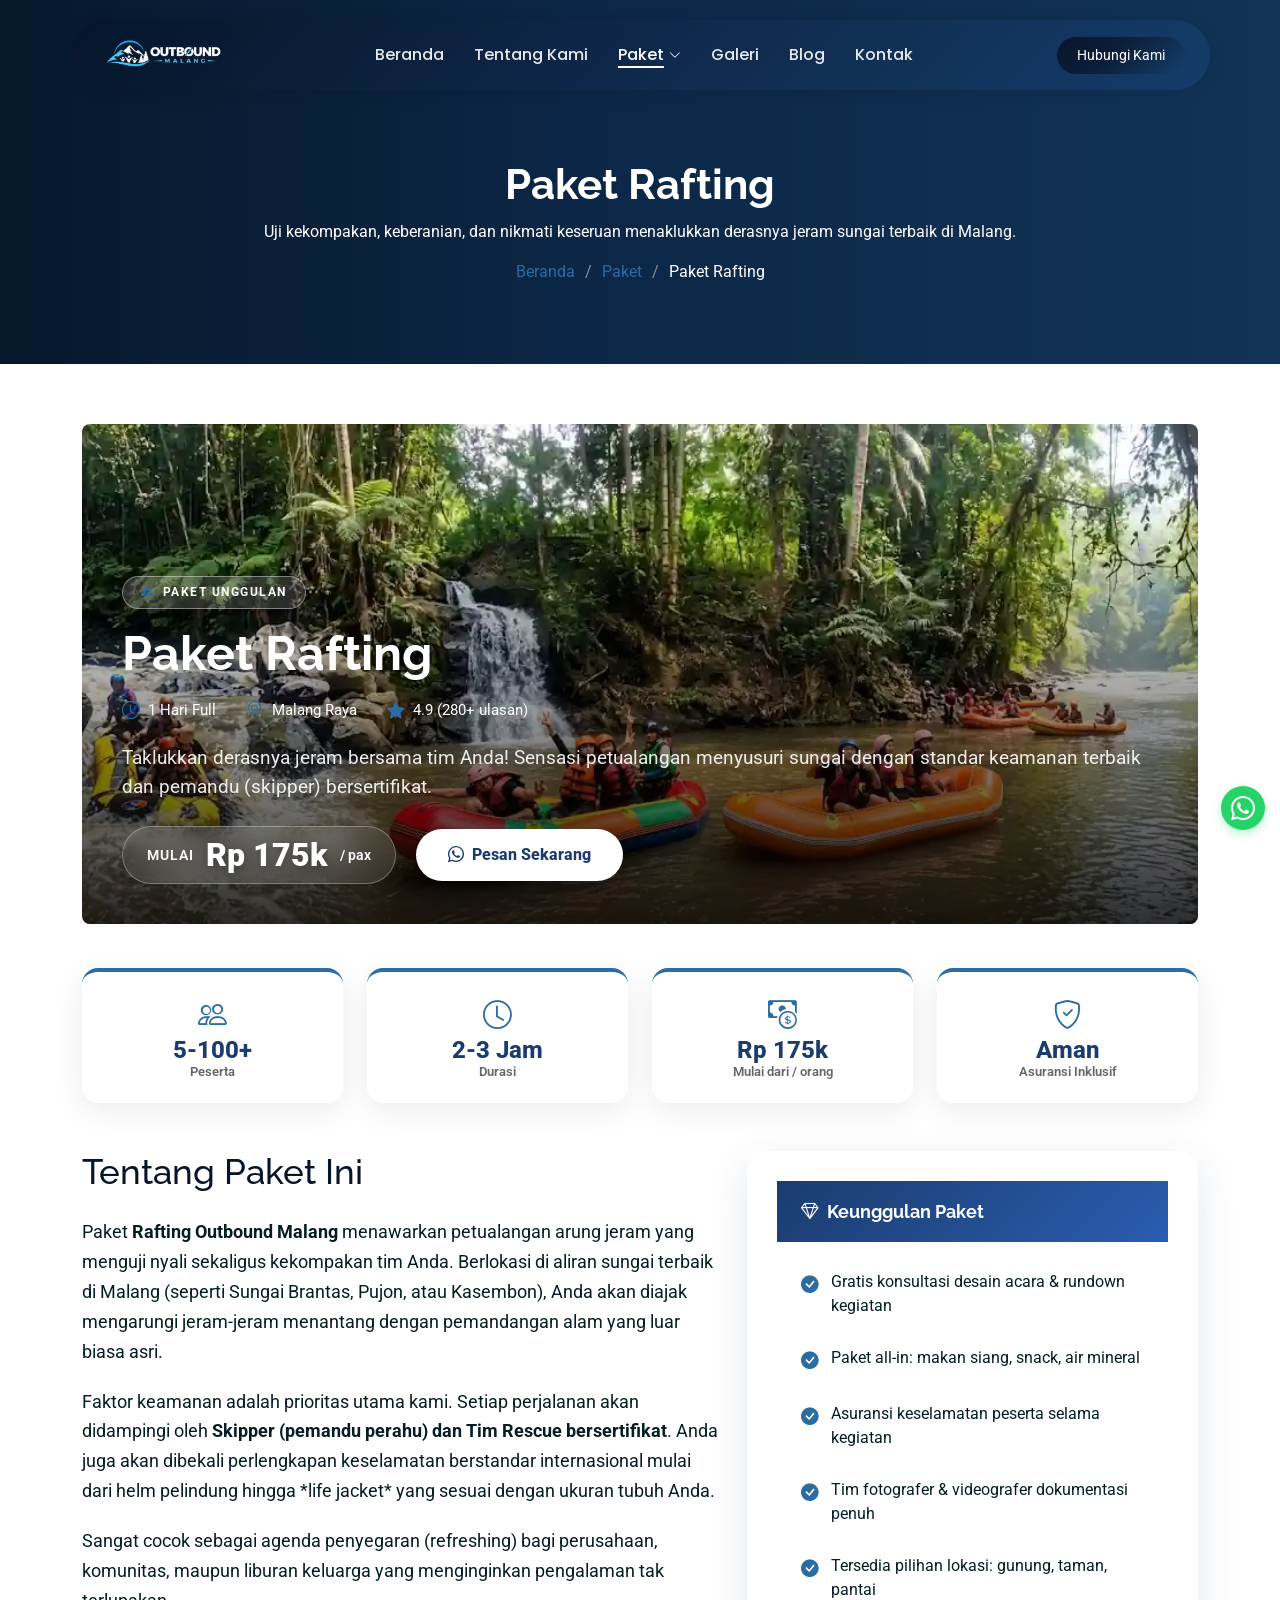
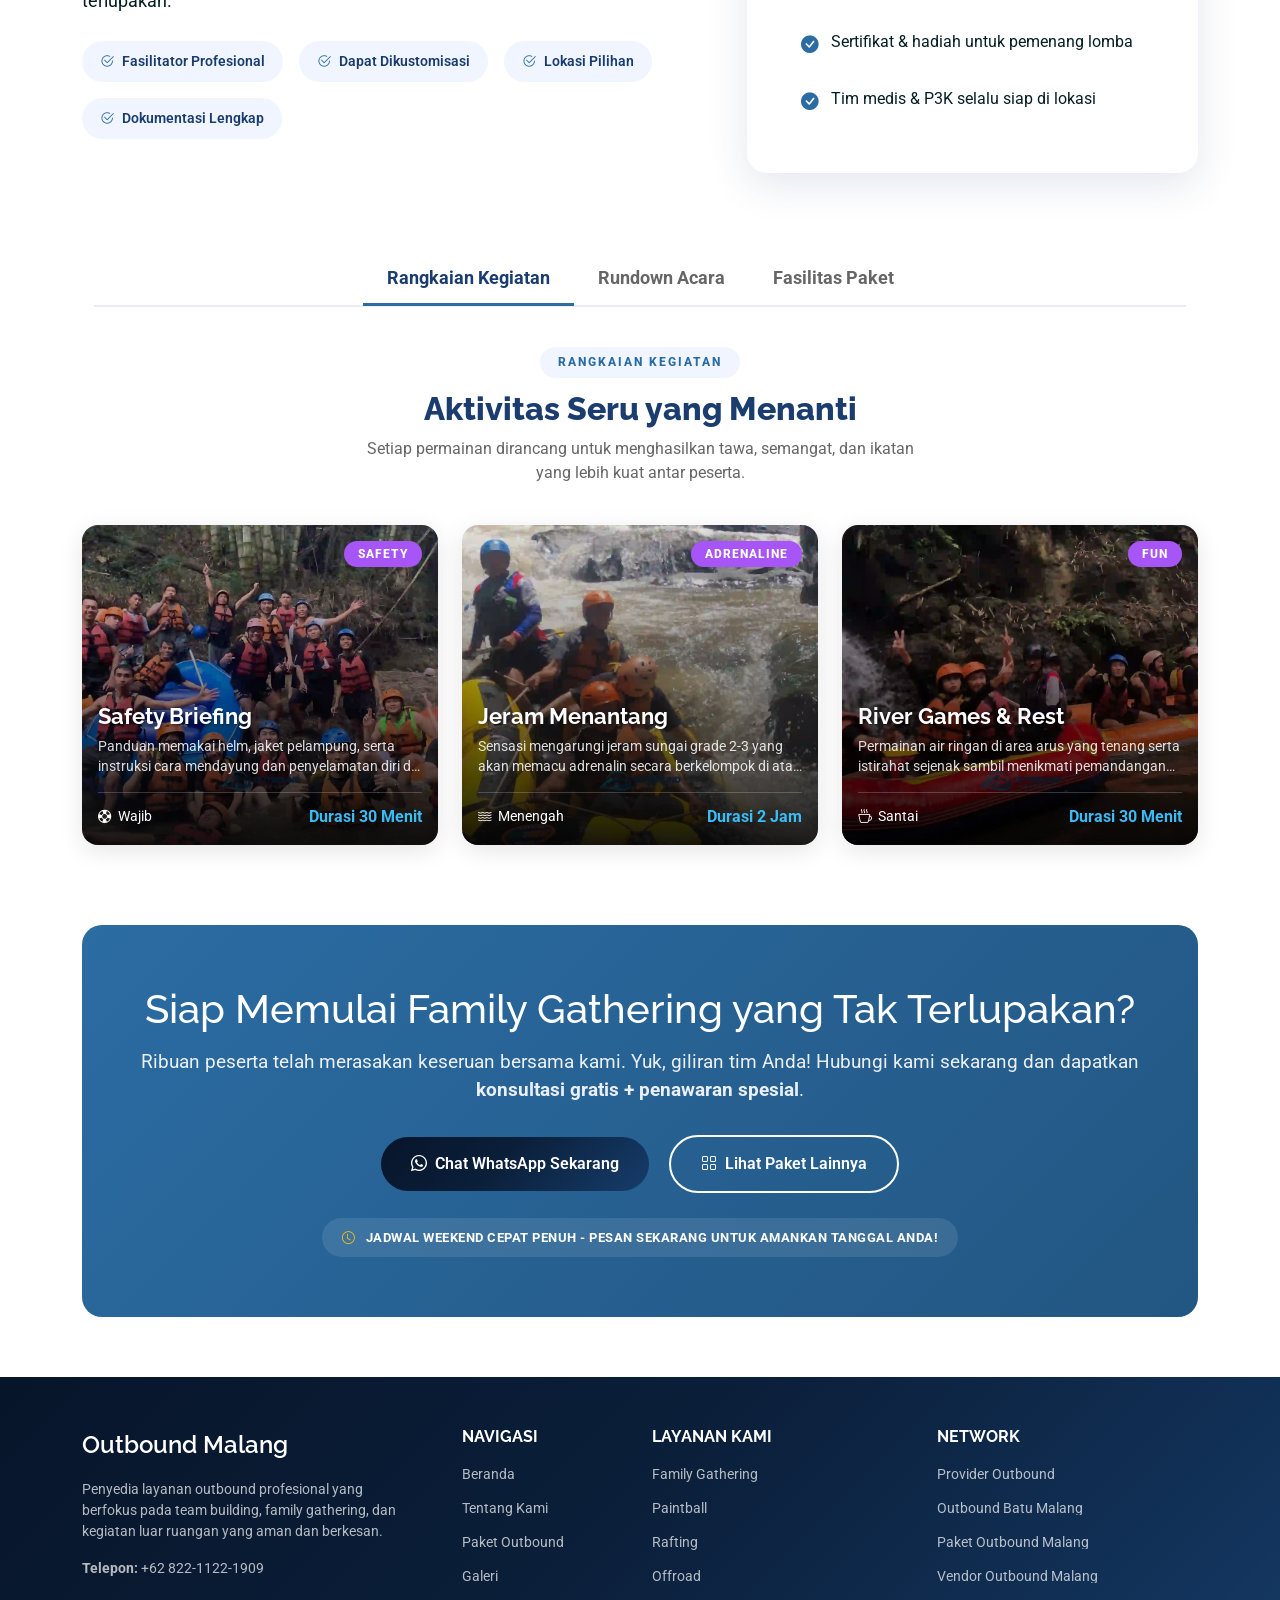
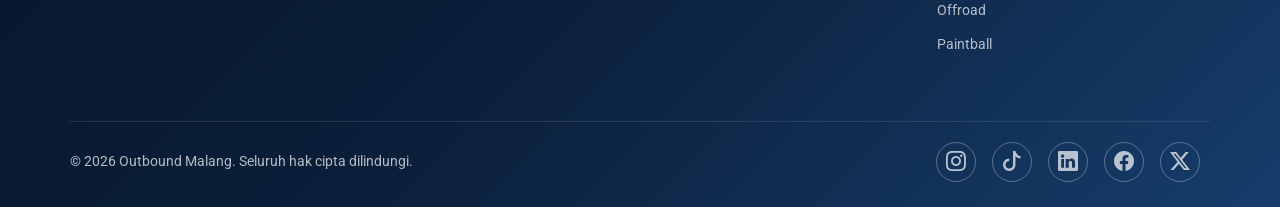
<file: rafting.html>
<!DOCTYPE html>
<html lang="id">

<head>
  <meta charset="utf-8">
  <meta content="width=device-width, initial-scale=1.0" name="viewport">
  <title>Paket Rafting Malang Arung Jeram Terbaik | Outbound Malang</title>
  <meta name="description" content="Tantang adrenalin menyusuri sungai deras dengan paket rafting di Malang. Pilihan terbaik untuk kegiatan outbound adventure perusahaan.">
  <meta name="keywords" content="outbound malang, outbound adventure, family gathering malang, paket outbound malang, provider outbound malang, eo outbound malang, paket rafting malang arung jeram terbaik">
  
  <meta name="robots" content="index, follow, max-image-preview:large, max-snippet:-1, max-video-preview:-1">
  <meta name="author" content="Outbound Malang">
  <link rel="canonical" href="https://outboundmalang.web.id/rafting">

  <!-- Open Graph / Facebook -->
  <meta property="og:type" content="website">
  <meta property="og:url" content="https://outboundmalang.web.id/rafting">
  <meta property="og:title" content="Paket Rafting Malang Arung Jeram Terbaik | Outbound Malang">
  <meta property="og:description" content="Tantang adrenalin menyusuri sungai deras dengan paket rafting di Malang. Pilihan terbaik untuk kegiatan outbound adventure perusahaan.">
  <meta property="og:image" content="https://outboundmalang.web.id/assets/img/header/family-gathering-outbound-malang.webp">
  <meta property="og:locale" content="id_ID">
  <meta property="og:site_name" content="Outbound Malang">

  <!-- Twitter Card -->
  <meta name="twitter:card" content="summary_large_image">
  <meta name="twitter:url" content="https://outboundmalang.web.id/rafting">
  <meta name="twitter:title" content="Paket Rafting Malang Arung Jeram Terbaik | Outbound Malang">
  <meta name="twitter:description" content="Tantang adrenalin menyusuri sungai deras dengan paket rafting di Malang. Pilihan terbaik untuk kegiatan outbound adventure perusahaan.">
  <meta name="twitter:image" content="https://outboundmalang.web.id/assets/img/header/family-gathering-outbound-malang.webp">

  <!-- GEO Tags (Local SEO) -->
  <meta name="geo.region" content="ID-JI">
  <meta name="geo.placename" content="Malang, Jawa Timur, Indonesia">
  <meta name="geo.position" content="-7.9797;112.6304">
  <meta name="ICBM" content="-7.9797, 112.6304">

  <!-- Performance Optimizations -->
  <link rel="preconnect" href="https://fonts.googleapis.com">
  <link rel="preconnect" href="https://fonts.gstatic.com" crossorigin>

  <!-- Favicons -->
  <link href="assets/img/favicon.webp" rel="icon">
  <link href="assets/img/apple-touch-icon.webp" rel="apple-touch-icon">
  <script type="application/ld+json">
  {
    "@context": "https://schema.org",
    "@graph": [
      {
        "@type": "WebSite",
        "@id": "https://outboundmalang.web.id",
        "url": "https://outboundmalang.web.id/",
        "name": "Outbound Malang",
        "inLanguage": "id-ID",
        "publisher": { "@id": "https://outboundmalang.web.id" }
      },
      {
        "@type": "Organization",
        "@id": "https://outboundmalang.web.id",
        "name": "Outbound Malang",
        "url": "https://outboundmalang.web.id/",
        "logo": {
          "@type": "ImageObject",
          "url": "https://outboundmalang.web.id/assets/img/logo.webp"
        },
        "contactPoint": {
          "@type": "ContactPoint",
          "telephone": "+6282211221909",
          "contactType": "customer service"
        }
      },
      {
        "@type": "BreadcrumbList",
        "@id": "https://outboundmalang.web.id/rafting",
        "itemListElement": [
          {
            "@type": "ListItem",
            "position": 1,
            "name": "Beranda",
            "item": "https://outboundmalang.web.id/"
          },
          {
            "@type": "ListItem",
            "position": 2,
            "name": "Paket Rafting Malang Arung Jeram Terbaik",
            "item": "https://outboundmalang.web.id/rafting"
          }
        ]
      },
      {
        "@type": "Service",
        "@id": "https://outboundmalang.web.id/rafting",
        "name": "Paket Rafting Malang Arung Jeram Terbaik",
        "provider": { "@id": "https://outboundmalang.web.id" },
        "areaServed": { "@type": "City", "name": "Malang" },
        "description": "Tantang adrenalin menyusuri sungai deras dengan paket rafting di Malang. Pilihan terbaik untuk kegiatan outbound adventure perusahaan.",
        "url": "https://outboundmalang.web.id/rafting",
        "offers": {
          "@type": "Offer",
          "priceCurrency": "IDR",
          "price": "225000",
          "availability": "https://schema.org/InStock",
          "url": "https://outboundmalang.web.id/rafting"
        }
      }
    ]
  }
  </script>
  <!-- Fonts: hanya weight yang dipakai -->
  <link href="https://fonts.googleapis.com/css2?family=Roboto:wght@300;400;500;700&family=Poppins:wght@400;500;600;700&family=Raleway:wght@400;500;600;700;800&display=swap" rel="stylesheet">

  <!-- Vendor CSS Files: Critical -->
  <link href="assets/vendor/bootstrap/css/bootstrap.min.css" rel="stylesheet">
  <link href="assets/vendor/bootstrap-icons/bootstrap-icons.css" rel="stylesheet">

  <!-- Non-critical CSS: defer -->
  <link href="assets/vendor/aos/aos.css" rel="stylesheet" media="print" onload="this.media='all'">
  <link href="assets/vendor/swiper/swiper-bundle.min.css" rel="stylesheet" media="print" onload="this.media='all'">
  <link href="assets/vendor/glightbox/css/glightbox.min.css" rel="stylesheet" media="print" onload="this.media='all'">
  <noscript>
    <link href="assets/vendor/aos/aos.css" rel="stylesheet">
    <link href="assets/vendor/swiper/swiper-bundle.min.css" rel="stylesheet">
    <link href="assets/vendor/glightbox/css/glightbox.min.css" rel="stylesheet">
  </noscript>

  <!-- Main CSS File -->
  <link href="assets/css/main.css" rel="stylesheet">
</head>

<body class="tour-details-page">

  <header id="header" class="header d-flex align-items-center fixed-top">
    <div class="header-container container-fluid container-xl position-relative d-flex align-items-center justify-content-between">

      <a href="/" class="logo d-flex align-items-center me-auto me-xl-0">
        <img src="assets/img/logo.webp" alt="Outbound Malang" class="logo-img" width="44" height="44" loading="eager">
      </a>

      <nav id="navmenu" class="navmenu">
        <ul>
          <li><a href="/">Beranda</a></li>
          <li><a href="about">Tentang Kami</a></li>
          <li class="dropdown"><a href="#" class="active"><span>Paket</span> <i class="bi bi-chevron-down toggle-dropdown"></i></a>
            <ul>
              <li><a href="family-gathering">Family Gathering</a></li>
              <li><a href="paintball">Paket Paintball</a></li>
              <li><a href="rafting" class="active">Paket Rafting</a></li>
            <li><a href="offroad">Offroad</a></li>
            </ul>
          </li>
          <li><a href="gallery">Galeri</a></li>
          <li><a href="blog">Blog</a></li>
          <li><a href="contact">Kontak</a></li>
        </ul>
        <i class="mobile-nav-toggle d-xl-none bi bi-list"></i>
      </nav>

      <a class="btn-getstarted" href="https://wa.me/6282211221909" target="_blank" rel="noopener noreferrer">Hubungi Kami</a>

    </div>
  </header>

  <main class="main">

    <!-- Page Title -->
    <div class="page-title dark-background" data-aos="fade" style="background: linear-gradient(to right, #0b2045, #17407f, #22579b);">
      <div class="container position-relative">
        <h1>Paket Rafting</h1>
        <p>Uji kekompakan, keberanian, dan nikmati keseruan menaklukkan derasnya jeram sungai terbaik di Malang.</p>
        <nav class="breadcrumbs">
          <ol>
            <li><a href="/">Beranda</a></li>
            <li><a href="tours">Paket</a></li>
            <li class="current">Paket Rafting</li>
          </ol>
        </nav>
      </div>
    </div><!-- End Page Title -->

    <!-- Tour Details Section -->
    <section id="travel-tour-details" class="travel-tour-details section">
      <div class="container" data-aos="fade-up" data-aos-delay="100">

        <!-- ===== HERO BANNER ===== -->
        <div class="tour-hero">
          <div class="hero-image-wrapper">
            <img src="assets/img/header/rafting-outbound-malang.webp" alt="Paket Rafting Outbound Malang" class="img-fluid w-100">
            <div class="hero-overlay">
              <div class="hero-content">
                <div style="display:inline-flex;align-items:center;gap:8px;background:rgba(255,255,255,0.15);border:1px solid rgba(255,255,255,0.4);border-radius:50px;padding:6px 18px;font-size:0.78rem;font-weight:700;letter-spacing:1.5px;color:#fff;margin-bottom:16px;">
                  <i class="bi bi-people-fill" style="color:var(--accent-color)"></i> PAKET UNGGULAN
                </div>
                <h1>Paket Rafting</h1>
                <div class="hero-meta">
                  <span class="duration"><i class="bi bi-clock"></i> 1 Hari Full</span>
                  <span class="destination"><i class="bi bi-geo-alt"></i> Malang Raya</span>
                  <span class="rating"><i class="bi bi-star-fill"></i> 4.9 (280+ ulasan)</span>
                </div>
                <p class="hero-tagline">Taklukkan derasnya jeram bersama tim Anda! Sensasi petualangan menyusuri sungai dengan standar keamanan terbaik dan pemandu (skipper) bersertifikat.</p>
                <div style="display:flex; align-items:center; flex-wrap:wrap; gap:20px; margin-top:20px;">
                  <div style="background:rgba(255,255,255,0.1); backdrop-filter:blur(10px); border:1px solid rgba(255,255,255,0.3); padding:12px 24px; border-radius:50px; display:flex; align-items:center; gap:12px;">
                    <span style="color:#fff; font-size:0.9rem; font-weight:600; text-transform:uppercase; letter-spacing:1px;">Mulai</span>
                    <span style="color:#ffffff; font-size:2rem; font-weight:900; line-height:1; text-shadow:0 2px 10px rgba(0,0,0,0.3);">Rp 175k</span>
                    <span style="color:#fff; font-size:0.9rem; font-weight:600;">/ pax</span>
                  </div>
                  <a href="https://wa.me/6282211221909" target="_blank" rel="noopener noreferrer" class="btn-book" style="background:#fff; color:#1b3c6e; border:none; padding:14px 32px; font-weight:800; border-radius:50px; box-shadow:0 8px 20px rgba(0,0,0,0.15);"><i class="bi bi-whatsapp me-2"></i>Pesan Sekarang</a>
                </div>
              </div>
            </div>
          </div>
        </div>

        <!-- ===== QUICK STATS ===== -->
        <div class="row gy-4 mb-5" style="margin-top:-40px;position:relative;z-index:10;" data-aos="fade-up" data-aos-delay="150">
          <div class="col-6 col-md-3">
            <div style="background:#fff;border-radius:16px;padding:22px 18px;text-align:center;box-shadow:0 8px 30px rgba(0,0,0,0.08);border-top:4px solid var(--accent-color);">
              <i class="bi bi-people" style="font-size:1.8rem;color:var(--accent-color);"></i>
              <div style="font-size:1.5rem;font-weight:800;color:#1b3c6e;line-height:1;">5-100+</div>
              <div style="font-size:0.8rem;color:#666;font-weight:600;">Peserta</div>
            </div>
          </div>
          <div class="col-6 col-md-3">
            <div style="background:#fff;border-radius:16px;padding:22px 18px;text-align:center;box-shadow:0 8px 30px rgba(0,0,0,0.08);border-top:4px solid var(--accent-color);">
              <i class="bi bi-clock" style="font-size:1.8rem;color:var(--accent-color);"></i>
              <div style="font-size:1.5rem;font-weight:800;color:#1b3c6e;line-height:1;">2-3 Jam</div>
              <div style="font-size:0.8rem;color:#666;font-weight:600;">Durasi</div>
            </div>
          </div>
          <div class="col-6 col-md-3">
            <div style="background:#fff;border-radius:16px;padding:22px 18px;text-align:center;box-shadow:0 8px 30px rgba(0,0,0,0.08);border-top:4px solid var(--accent-color);">
              <i class="bi bi-cash-coin" style="font-size:1.8rem;color:var(--accent-color);"></i>
              <div style="font-size:1.5rem;font-weight:800;color:#1b3c6e;line-height:1;">Rp 175k</div>
              <div style="font-size:0.8rem;color:#666;font-weight:600;">Mulai dari / orang</div>
            </div>
          </div>
          <div class="col-6 col-md-3">
            <div style="background:#fff;border-radius:16px;padding:22px 18px;text-align:center;box-shadow:0 8px 30px rgba(0,0,0,0.08);border-top:4px solid var(--accent-color);">
              <i class="bi bi-shield-check" style="font-size:1.8rem;color:var(--accent-color);"></i>
              <div style="font-size:1.5rem;font-weight:800;color:#1b3c6e;line-height:1;">Aman</div>
              <div style="font-size:0.8rem;color:#666;font-weight:600;">Asuransi Inklusif</div>
            </div>
          </div>
        </div>

        <!-- ===== OVERVIEW + HIGHLIGHTS ===== -->
        <div class="tour-overview" data-aos="fade-up" data-aos-delay="200">
          <div class="row gy-5 align-items-start">
            <div class="col-lg-7">
              

<h2>Tentang Paket Ini</h2>
              <p>Paket <strong>Rafting Outbound Malang</strong> menawarkan petualangan arung jeram yang menguji nyali sekaligus kekompakan tim Anda. Berlokasi di aliran sungai terbaik di Malang (seperti Sungai Brantas, Pujon, atau Kasembon), Anda akan diajak mengarungi jeram-jeram menantang dengan pemandangan alam yang luar biasa asri.</p>
              <p>Faktor keamanan adalah prioritas utama kami. Setiap perjalanan akan didampingi oleh <strong>Skipper (pemandu perahu) dan Tim Rescue bersertifikat</strong>. Anda juga akan dibekali perlengkapan keselamatan berstandar internasional mulai dari helm pelindung hingga *life jacket* yang sesuai dengan ukuran tubuh Anda.</p>
              <p>Sangat cocok sebagai agenda penyegaran (refreshing) bagi perusahaan, komunitas, maupun liburan keluarga yang menginginkan pengalaman tak terlupakan.</p>

              <div style="display:flex;gap:16px;flex-wrap:wrap;margin-top:24px;">
                <div style="display:flex;align-items:center;gap:8px;background:#f0f5ff;padding:10px 18px;border-radius:50px;font-size:0.88rem;font-weight:600;color:#1b3c6e;">
                  <i class="bi bi-check2-circle" style="color:var(--accent-color)"></i> Fasilitator Profesional
                </div>
                <div style="display:flex;align-items:center;gap:8px;background:#f0f5ff;padding:10px 18px;border-radius:50px;font-size:0.88rem;font-weight:600;color:#1b3c6e;">
                  <i class="bi bi-check2-circle" style="color:var(--accent-color)"></i> Dapat Dikustomisasi
                </div>
                <div style="display:flex;align-items:center;gap:8px;background:#f0f5ff;padding:10px 18px;border-radius:50px;font-size:0.88rem;font-weight:600;color:#1b3c6e;">
                  <i class="bi bi-check2-circle" style="color:var(--accent-color)"></i> Lokasi Pilihan
                </div>
                <div style="display:flex;align-items:center;gap:8px;background:#f0f5ff;padding:10px 18px;border-radius:50px;font-size:0.88rem;font-weight:600;color:#1b3c6e;">
                  <i class="bi bi-check2-circle" style="color:var(--accent-color)"></i> Dokumentasi Lengkap
                </div>
              </div>
            </div>

            <div class="col-lg-5">
              <div class="tour-highlights" style="border-radius:20px;overflow:hidden;border:none;box-shadow:0 12px 40px rgba(27,60,110,0.12);">
                <div style="background:linear-gradient(135deg,#1b3c6e,#2a5db0);padding:20px 24px;">
                  <h3 style="color:#fff;margin:0;font-size:1.1rem;font-weight:700;"><i class="bi bi-gem me-2"></i>Keunggulan Paket</h3>
                </div>
                <div style="background:#fff;padding:20px 24px;">
                  <ul style="list-style:none;padding:0;margin:0;display:flex;flex-direction:column;gap:12px;">
                    <li style="display:flex;align-items:flex-start;gap:12px;"><i class="bi bi-check-circle-fill" style="color:var(--accent-color);margin-top:2px;flex-shrink:0;"></i><span>Gratis konsultasi desain acara & rundown kegiatan</span></li>
                    <li style="display:flex;align-items:flex-start;gap:12px;"><i class="bi bi-check-circle-fill" style="color:var(--accent-color);margin-top:2px;flex-shrink:0;"></i><span>Paket all-in: makan siang, snack, air mineral</span></li>
                    <li style="display:flex;align-items:flex-start;gap:12px;"><i class="bi bi-check-circle-fill" style="color:var(--accent-color);margin-top:2px;flex-shrink:0;"></i><span>Asuransi keselamatan peserta selama kegiatan</span></li>
                    <li style="display:flex;align-items:flex-start;gap:12px;"><i class="bi bi-check-circle-fill" style="color:var(--accent-color);margin-top:2px;flex-shrink:0;"></i><span>Tim fotografer & videografer dokumentasi penuh</span></li>
                    <li style="display:flex;align-items:flex-start;gap:12px;"><i class="bi bi-check-circle-fill" style="color:var(--accent-color);margin-top:2px;flex-shrink:0;"></i><span>Tersedia pilihan lokasi: gunung, taman, pantai</span></li>
                    <li style="display:flex;align-items:flex-start;gap:12px;"><i class="bi bi-check-circle-fill" style="color:var(--accent-color);margin-top:2px;flex-shrink:0;"></i><span>Sertifikat & hadiah untuk pemenang lomba</span></li>
                    <li style="display:flex;align-items:flex-start;gap:12px;"><i class="bi bi-check-circle-fill" style="color:var(--accent-color);margin-top:2px;flex-shrink:0;"></i><span>Tim medis & P3K selalu siap di lokasi</span></li>
                  </ul>
                </div>
              </div>
            </div>
          </div>
        </div>

        <!-- ===== GAME ACTIVITIES GRID ===== -->
        <!-- ===== TABS NAVIGATION ===== -->
<div class="container" style="margin-top:80px; margin-bottom:40px;">
  <ul class="nav nav-tabs justify-content-center" id="myTab" role="tablist" style="border-bottom:2px solid #e8edf5;">
    <li class="nav-item" role="presentation">
      <button class="nav-link active" id="kegiatan-tab" data-bs-toggle="tab" data-bs-target="#kegiatan" type="button" role="tab" aria-controls="kegiatan" aria-selected="true" style="font-size:1.1rem; font-weight:700; color:#1b3c6e; border:none; border-bottom:3px solid transparent; background:transparent; padding:12px 24px;">Rangkaian Kegiatan</button>
    </li>
    <li class="nav-item" role="presentation">
      <button class="nav-link" id="rundown-tab" data-bs-toggle="tab" data-bs-target="#rundown" type="button" role="tab" aria-controls="rundown" aria-selected="false" style="font-size:1.1rem; font-weight:700; color:#666; border:none; border-bottom:3px solid transparent; background:transparent; padding:12px 24px;">Rundown Acara</button>
    </li>
    <li class="nav-item" role="presentation">
      <button class="nav-link" id="fasilitas-tab" data-bs-toggle="tab" data-bs-target="#fasilitas" type="button" role="tab" aria-controls="fasilitas" aria-selected="false" style="font-size:1.1rem; font-weight:700; color:#666; border:none; border-bottom:3px solid transparent; background:transparent; padding:12px 24px;">Fasilitas Paket</button>
    </li>
  </ul>
</div>


<div class="tab-content" id="myTabContent" style="margin-bottom:80px;">
  <!-- TAB 1 -->
  <div class="tab-pane fade show active" id="kegiatan" role="tabpanel" aria-labelledby="kegiatan-tab">
<div data-aos="fade-up" data-aos-delay="250" >
          <div style="text-align:center;margin-bottom:40px;">
            <span style="display:inline-block;background:#f0f5ff;color:var(--accent-color);font-size:0.78rem;font-weight:800;letter-spacing:2px;padding:6px 18px;border-radius:50px;margin-bottom:12px;">RANGKAIAN KEGIATAN</span>
            <h2 style="font-size:2rem;font-weight:800;color:#1b3c6e;">Aktivitas Seru yang Menanti</h2>
            <p style="color:#666;max-width:560px;margin:0 auto;">Setiap permainan dirancang untuk menghasilkan tawa, semangat, dan ikatan yang lebih kuat antar peserta.</p>
          </div>

          <div class="row gy-4">
            
            <!-- Card 1 -->
            <div class="col-md-6 col-lg-4" data-aos="zoom-in" data-aos-delay="100">
              <a href="assets/img/all-img/momen-seru-rafting-malang.webp" class="glightbox" data-title="Safety Briefing" style="display:block; text-decoration:none;"><div class="activity-card" style="position:relative; border-radius:16px; overflow:hidden; height:320px; box-shadow:0 6px 24px rgba(0,0,0,0.1); transition:transform 0.3s;">
                  <img src="assets/img/all-img/momen-seru-rafting-malang.webp" alt="Safety Briefing" style="width:100%; height:100%; object-fit:cover; display:block; transition:transform 0.5s;">
                  <div style="position:absolute; top:0; left:0; right:0; bottom:0; background:linear-gradient(to top, rgba(0,0,0,0.9) 0%, rgba(0,0,0,0.4) 50%, rgba(0,0,0,0.1) 100%); pointer-events:none;"></div>
                  
                  <div style="position:absolute; top:16px; right:16px; pointer-events:none;">
                    <span style="background:#a855f7; color:#fff; font-size:0.75rem; font-weight:800; padding:6px 14px; border-radius:50px; letter-spacing:1px; text-transform:uppercase;">SAFETY</span>
                  </div>
                  
                  <div style="position:absolute; bottom:16px; left:16px; right:16px; color:#fff; pointer-events:none;">
                    <h4 style="margin:0 0 8px 0; font-size:1.4rem; font-weight:700; color:#fff; text-shadow:1px 1px 3px rgba(0,0,0,0.5);">Safety Briefing</h4>
                    <p style="margin:0 0 16px 0; font-size:0.85rem; color:rgba(255,255,255,0.85); line-height:1.4; display:-webkit-box; -webkit-line-clamp:2; -webkit-box-orient:vertical; overflow:hidden;">Panduan memakai helm, jaket pelampung, serta instruksi cara mendayung dan penyelamatan diri di sungai.</p>
                    <div style="display:flex; justify-content:space-between; align-items:center; border-top:1px solid rgba(255,255,255,0.2); padding-top:12px;">
                      <div style="font-size:0.85rem; display:flex; align-items:center; gap:6px;">
                        <i class="bi bi-life-preserver"></i> <span>Wajib</span>
                      </div>
                      <div style="font-size:1rem; font-weight:700; color:#38bdf8;">
                        Durasi 30 Menit
                      </div>
                    </div>
                  </div>
                </div>
              </a>
            </div>

            <!-- Card 2 -->
            <div class="col-md-6 col-lg-4" data-aos="zoom-in" data-aos-delay="150">
              <a href="assets/img/all-img/wisata-arung-jeram-malang.webp" class="glightbox" data-title="Jeram Menantang" style="display:block; text-decoration:none;"><div class="activity-card" style="position:relative; border-radius:16px; overflow:hidden; height:320px; box-shadow:0 6px 24px rgba(0,0,0,0.1); transition:transform 0.3s;">
                  <img src="assets/img/all-img/wisata-arung-jeram-malang.webp" alt="Jeram Menantang" style="width:100%; height:100%; object-fit:cover; display:block; transition:transform 0.5s;">
                  <div style="position:absolute; top:0; left:0; right:0; bottom:0; background:linear-gradient(to top, rgba(0,0,0,0.9) 0%, rgba(0,0,0,0.4) 50%, rgba(0,0,0,0.1) 100%); pointer-events:none;"></div>
                  
                  <div style="position:absolute; top:16px; right:16px; pointer-events:none;">
                    <span style="background:#a855f7; color:#fff; font-size:0.75rem; font-weight:800; padding:6px 14px; border-radius:50px; letter-spacing:1px; text-transform:uppercase;">ADRENALINE</span>
                  </div>
                  
                  <div style="position:absolute; bottom:16px; left:16px; right:16px; color:#fff; pointer-events:none;">
                    <h4 style="margin:0 0 8px 0; font-size:1.4rem; font-weight:700; color:#fff; text-shadow:1px 1px 3px rgba(0,0,0,0.5);">Jeram Menantang</h4>
                    <p style="margin:0 0 16px 0; font-size:0.85rem; color:rgba(255,255,255,0.85); line-height:1.4; display:-webkit-box; -webkit-line-clamp:2; -webkit-box-orient:vertical; overflow:hidden;">Sensasi mengarungi jeram sungai grade 2-3 yang akan memacu adrenalin secara berkelompok di atas perahu karet.</p>
                    <div style="display:flex; justify-content:space-between; align-items:center; border-top:1px solid rgba(255,255,255,0.2); padding-top:12px;">
                      <div style="font-size:0.85rem; display:flex; align-items:center; gap:6px;">
                        <i class="bi bi-water"></i> <span>Menengah</span>
                      </div>
                      <div style="font-size:1rem; font-weight:700; color:#38bdf8;">
                        Durasi 2 Jam
                      </div>
                    </div>
                  </div>
                </div>
              </a>
            </div>

            <!-- Card 3 -->
            <div class="col-md-6 col-lg-4" data-aos="zoom-in" data-aos-delay="200">
              <a href="assets/img/all-img/petualangan-sungai-brantas-malang.webp" class="glightbox" data-title="River Games & Rest" style="display:block; text-decoration:none;"><div class="activity-card" style="position:relative; border-radius:16px; overflow:hidden; height:320px; box-shadow:0 6px 24px rgba(0,0,0,0.1); transition:transform 0.3s;">
                  <img src="assets/img/all-img/petualangan-sungai-brantas-malang.webp" alt="River Games & Rest" style="width:100%; height:100%; object-fit:cover; display:block; transition:transform 0.5s;">
                  <div style="position:absolute; top:0; left:0; right:0; bottom:0; background:linear-gradient(to top, rgba(0,0,0,0.9) 0%, rgba(0,0,0,0.4) 50%, rgba(0,0,0,0.1) 100%); pointer-events:none;"></div>
                  
                  <div style="position:absolute; top:16px; right:16px; pointer-events:none;">
                    <span style="background:#a855f7; color:#fff; font-size:0.75rem; font-weight:800; padding:6px 14px; border-radius:50px; letter-spacing:1px; text-transform:uppercase;">FUN</span>
                  </div>
                  
                  <div style="position:absolute; bottom:16px; left:16px; right:16px; color:#fff; pointer-events:none;">
                    <h4 style="margin:0 0 8px 0; font-size:1.4rem; font-weight:700; color:#fff; text-shadow:1px 1px 3px rgba(0,0,0,0.5);">River Games & Rest</h4>
                    <p style="margin:0 0 16px 0; font-size:0.85rem; color:rgba(255,255,255,0.85); line-height:1.4; display:-webkit-box; -webkit-line-clamp:2; -webkit-box-orient:vertical; overflow:hidden;">Permainan air ringan di area arus yang tenang serta istirahat sejenak sambil menikmati pemandangan tepi sungai.</p>
                    <div style="display:flex; justify-content:space-between; align-items:center; border-top:1px solid rgba(255,255,255,0.2); padding-top:12px;">
                      <div style="font-size:0.85rem; display:flex; align-items:center; gap:6px;">
                        <i class="bi bi-cup-hot"></i> <span>Santai</span>
                      </div>
                      <div style="font-size:1rem; font-weight:700; color:#38bdf8;">
                        Durasi 30 Menit
                      </div>
                    </div>
                  </div>
                </div>
              </a>
            </div>
          </div>
        </div>
  </div>
  
  <!-- TAB 2 -->
  <div class="tab-pane fade" id="rundown" role="tabpanel" aria-labelledby="rundown-tab">
<!-- ===== RUNDOWN TIMELINE ===== -->
<div data-aos="fade-up" data-aos-delay="300" >
  <div style="text-align:center;margin-bottom:48px;">
    <span style="display:inline-block;background:linear-gradient(135deg,#1b3c6e,#2a5db0);color:#fff;font-size:0.75rem;font-weight:800;letter-spacing:2.5px;padding:8px 22px;border-radius:50px;margin-bottom:16px;">SUSUNAN ACARA</span>
    <h2 style="font-size:2rem;font-weight:800;color:#1b3c6e;">Rundown Kegiatan (Pengarungan)</h2>
    <p style="color:#666;max-width:500px;margin:0 auto;">Jadwal aktivitas pengarungan jeram (rafting) dari persiapan hingga selesai.</p>
  </div>

  <div style="position:relative;">
    
    <div style="display:flex;gap:24px;align-items:flex-start;margin-bottom:28px;position:relative;z-index:1;" data-aos="fade-right" data-aos-delay="100">
      <div style="flex:1;background:#fff;border-radius:18px;padding:24px 28px;box-shadow:0 6px 30px rgba(27,60,110,0.10);border-left:5px solid #1b3c6e;">
        <div style="display:flex;align-items:center;justify-content:space-between;flex-wrap:wrap;gap:8px;margin-bottom:12px;">
          <h4 style="margin:0;font-size:1.05rem;font-weight:800;color:#1b3c6e;">Tiba di Basecamp &amp; Registrasi</h4>
          <span style="background:linear-gradient(135deg,#1b3c6e,#2a5db0);color:#fff;font-size:0.82rem;font-weight:800;padding:5px 16px;border-radius:50px;">08.00 – 08.30</span>
        </div>
        <p style="margin:0;color:#555;font-size:0.9rem;line-height:1.6;">Peserta tiba di basecamp rafting, melakukan pendaftaran ulang, ganti pakaian khusus basah-basahan, dan menitipkan barang bawaan.</p>
      </div>
    </div>

    <div style="display:flex;gap:24px;align-items:flex-start;margin-bottom:28px;position:relative;z-index:1;" data-aos="fade-right" data-aos-delay="200">
      <div style="flex:1;background:#fff;border-radius:18px;padding:24px 28px;box-shadow:0 6px 30px rgba(27,60,110,0.10);border-left:5px solid #1b3c6e;">
        <div style="display:flex;align-items:center;justify-content:space-between;flex-wrap:wrap;gap:8px;margin-bottom:12px;">
          <h4 style="margin:0;font-size:1.05rem;font-weight:800;color:#1b3c6e;">Safety Briefing &amp; Pemanasan</h4>
          <span style="background:linear-gradient(135deg,#1b3c6e,#2a5db0);color:#fff;font-size:0.82rem;font-weight:800;padding:5px 16px;border-radius:50px;">08.30 – 09.00</span>
        </div>
        <p style="margin:0;color:#555;font-size:0.9rem;line-height:1.6;">Penjelasan cara mendayung yang benar, instruksi penyelamatan, dan pemakaian alat keselamatan (helm &amp; life jacket) dipimpin instruktur.</p>
      </div>
    </div>

    <div style="display:flex;gap:24px;align-items:flex-start;margin-bottom:28px;position:relative;z-index:1;" data-aos="fade-right" data-aos-delay="300">
      <div style="flex:1;background:#fff;border-radius:18px;padding:24px 28px;box-shadow:0 6px 30px rgba(27,60,110,0.10);border-left:5px solid #1b3c6e;">
        <div style="display:flex;align-items:center;justify-content:space-between;flex-wrap:wrap;gap:8px;margin-bottom:12px;">
          <h4 style="margin:0;font-size:1.05rem;font-weight:800;color:#1b3c6e;">Pengarungan &amp; Rest Area</h4>
          <span style="background:linear-gradient(135deg,#1b3c6e,#2a5db0);color:#fff;font-size:0.82rem;font-weight:800;padding:5px 16px;border-radius:50px;">09.00 – 11.00</span>
        </div>
        <p style="margin:0;color:#555;font-size:0.9rem;line-height:1.6;">Menyusuri derasnya jeram sejauh ± 7-9 km. Di pertengahan rute, peserta akan beristirahat di *rest area* pinggir sungai untuk menikmati jajanan tradisional dan teh hangat.</p>
      </div>
    </div>

    <div style="display:flex;gap:24px;align-items:flex-start;margin-bottom:28px;position:relative;z-index:1;" data-aos="fade-right" data-aos-delay="400">
      <div style="flex:1;background:#fff;border-radius:18px;padding:24px 28px;box-shadow:0 6px 30px rgba(27,60,110,0.10);border-left:5px solid #1b3c6e;">
        <div style="display:flex;align-items:center;justify-content:space-between;flex-wrap:wrap;gap:8px;margin-bottom:12px;">
          <h4 style="margin:0;font-size:1.05rem;font-weight:800;color:#1b3c6e;">Finish, Bersih-bersih &amp; Makan Siang</h4>
          <span style="background:linear-gradient(135deg,#1b3c6e,#2a5db0);color:#fff;font-size:0.82rem;font-weight:800;padding:5px 16px;border-radius:50px;">11.00 – 12.30</span>
        </div>
        <p style="margin:0;color:#555;font-size:0.9rem;line-height:1.6;">Tiba di titik *finish*, dijemput transportasi lokal kembali ke *basecamp*. Peserta mandi, ganti baju, dan diakhiri dengan makan siang prasmanan.</p>
      </div>
    </div>

  </div>
</div>
</div><!-- TAB 3 -->
  <div class="tab-pane fade" id="fasilitas" role="tabpanel" aria-labelledby="fasilitas-tab">
<!-- ===== INCLUSIONS ===== -->
<div data-aos="fade-up" data-aos-delay="400" >
  <div style="text-align:center;margin-bottom:48px;">
    <span style="display:inline-block;background:linear-gradient(135deg,#1b3c6e,#2a5db0);color:#fff;font-size:0.75rem;font-weight:800;letter-spacing:2.5px;padding:8px 22px;border-radius:50px;margin-bottom:16px;">FASILITAS PAKET</span>
    <h2 style="font-size:2rem;font-weight:800;color:#1b3c6e;">Yang Anda Dapatkan</h2>
    <p style="color:#666;max-width:500px;margin:0 auto;">Semua kebutuhan acara sudah kami siapkan - tinggal datang dan nikmati!</p>
  </div>

  <div class="row gy-4 mb-5">
            <div class="col-lg-6">
              <ul style="list-style:none;padding:0;margin:0;display:flex;flex-direction:column;gap:16px;">
                <li style="display:flex;align-items:flex-start;gap:12px;background:#f8f9ff;padding:16px 20px;border-radius:12px;border-left:4px solid var(--accent-color);">
                  <i class="bi bi-person-check" style="color:var(--accent-color);font-size:1.3rem;"></i>
                  <div><strong style="color:#1b3c6e;">Fasilitator & MC Profesional</strong> <br><span style="font-size:0.9rem;color:#666;">Dipandu oleh tenaga ahli bersertifikat.</span></div>
                </li>
                <li style="display:flex;align-items:flex-start;gap:12px;background:#f8f9ff;padding:16px 20px;border-radius:12px;border-left:4px solid var(--accent-color);">
                  <i class="bi bi-controller" style="color:var(--accent-color);font-size:1.3rem;"></i>
                  <div><strong style="color:#1b3c6e;">Peralatan Games Lengkap</strong> <br><span style="font-size:0.9rem;color:#666;">Termasuk sound system dan logistik outbound.</span></div>
                </li>
                <li style="display:flex;align-items:flex-start;gap:12px;background:#f8f9ff;padding:16px 20px;border-radius:12px;border-left:4px solid var(--accent-color);">
                  <i class="bi bi-egg-fried" style="color:var(--accent-color);font-size:1.3rem;"></i>
                  <div><strong style="color:#1b3c6e;">Makan Siang & Snack</strong> <br><span style="font-size:0.9rem;color:#666;">Prasmanan, coffee break, & air mineral bebas.</span></div>
                </li>
                <li style="display:flex;align-items:flex-start;gap:12px;background:#f8f9ff;padding:16px 20px;border-radius:12px;border-left:4px solid var(--accent-color);">
                  <i class="bi bi-camera-video" style="color:var(--accent-color);font-size:1.3rem;"></i>
                  <div><strong style="color:#1b3c6e;">Dokumentasi Foto & Video</strong> <br><span style="font-size:0.9rem;color:#666;">Diabadikan dengan kamera profesional & drone.</span></div>
                </li>
              </ul>
            </div>
            <div class="col-lg-6">
              <ul style="list-style:none;padding:0;margin:0;display:flex;flex-direction:column;gap:16px;">
                <li style="display:flex;align-items:flex-start;gap:12px;background:#f8f9ff;padding:16px 20px;border-radius:12px;border-left:4px solid var(--accent-color);">
                  <i class="bi bi-shield-check" style="color:var(--accent-color);font-size:1.3rem;"></i>
                  <div><strong style="color:#1b3c6e;">Asuransi Peserta</strong> <br><span style="font-size:0.9rem;color:#666;">Perlindungan penuh selama aktivitas berlangsung.</span></div>
                </li>
                <li style="display:flex;align-items:flex-start;gap:12px;background:#f8f9ff;padding:16px 20px;border-radius:12px;border-left:4px solid var(--accent-color);">
                  <i class="bi bi-trophy" style="color:var(--accent-color);font-size:1.3rem;"></i>
                  <div><strong style="color:#1b3c6e;">Sertifikat & Hadiah Pemenang</strong> <br><span style="font-size:0.9rem;color:#666;">Award eksklusif untuk kelompok terbaik.</span></div>
                </li>
                <li style="display:flex;align-items:flex-start;gap:12px;background:#f8f9ff;padding:16px 20px;border-radius:12px;border-left:4px solid var(--accent-color);">
                  <i class="bi bi-heart-pulse" style="color:var(--accent-color);font-size:1.3rem;"></i>
                  <div><strong style="color:#1b3c6e;">Tim Medis & P3K</strong> <br><span style="font-size:0.9rem;color:#666;">Selalu standby di lokasi acara.</span></div>
                </li>
                <li style="display:flex;align-items:flex-start;gap:12px;background:#f8f9ff;padding:16px 20px;border-radius:12px;border-left:4px solid var(--accent-color);">
                  <i class="bi bi-geo-alt" style="color:var(--accent-color);font-size:1.3rem;"></i>
                  <div><strong style="color:#1b3c6e;">Booking Lokasi Acara</strong> <br><span style="font-size:0.9rem;color:#666;">Penggunaan area privat sepenuhnya untuk rombongan.</span></div>
                </li>
              </ul>
            </div>
          </div>
  <div style="background:linear-gradient(135deg,#eef2ff,#f0f5ff);border:1.5px solid #a0b8e8;border-radius:16px;padding:20px 28px;display:flex;align-items:flex-start;gap:16px;" data-aos="fade-up" data-aos-delay="350">
    <div style="width:44px;height:44px;border-radius:50%;background:linear-gradient(135deg,#1b3c6e,#2a5db0);display:flex;align-items:center;justify-content:center;flex-shrink:0;"><i class="bi bi-info-lg" style="color:#fff;font-size:1.2rem;font-weight:900;"></i></div>
    <div>
      <div style="font-weight:800;color:#1b3c6e;margin-bottom:6px;">Di Luar Paket (belum termasuk)</div>
      <div style="display:flex;gap:10px;flex-wrap:wrap;">
        <span style="background:#fff;border:1px solid #a0b8e8;color:#1b3c6e;font-size:0.8rem;font-weight:600;padding:4px 12px;border-radius:50px;">Transportasi</span>
        <span style="background:#fff;border:1px solid #a0b8e8;color:#1b3c6e;font-size:0.8rem;font-weight:600;padding:4px 12px;border-radius:50px;">Penginapan</span>
        <span style="background:#fff;border:1px solid #a0b8e8;color:#1b3c6e;font-size:0.8rem;font-weight:600;padding:4px 12px;border-radius:50px;">Wisata Tambahan</span>
        <span style="background:#fff;border:1px solid #a0b8e8;color:#1b3c6e;font-size:0.8rem;font-weight:600;padding:4px 12px;border-radius:50px;">Pengeluaran Pribadi</span>
      </div>
      <p style="margin:8px 0 0;font-size:0.82rem;color:#1b3c6e;">Tersedia paket add-on untuk transportasi dan penginapan. Hubungi kami untuk penawaran khusus rombongan besar.</p>
    </div>
  </div>
</div>


  </div>
</div>
<!-- ===== FINAL CTA ===== -->
        <div class="final-cta" data-aos="fade-up" data-aos-delay="800" style="margin-top:60px;">
          <div class="cta-content">
            <h2>Siap Memulai Family Gathering yang Tak Terlupakan?</h2>
            <p>Ribuan peserta telah merasakan keseruan bersama kami. Yuk, giliran tim Anda! Hubungi kami sekarang dan dapatkan <strong>konsultasi gratis + penawaran spesial</strong>.</p>
            <div class="cta-actions">
              <a href="https://wa.me/6282211221909" target="_blank" rel="noopener noreferrer" class="btn-primary"><i class="bi bi-whatsapp me-2"></i>Chat WhatsApp Sekarang</a>
              <a href="tours" class="btn-secondary"><i class="bi bi-grid me-2"></i>Lihat Paket Lainnya</a>
            </div>
            <div class="urgency-banner">
              <i class="bi bi-clock"></i>
              <span>Jadwal weekend cepat penuh - Pesan sekarang untuk amankan tanggal Anda!</span>
            </div>
          </div>
        </div>

      </div>
    </section><!-- /Tour Details Section -->

  </main>


  <footer id="footer" class="footer position-relative dark-background">
    <div class="container footer-top">
      <div class="row gy-4">
        <div class="col-lg-4 col-md-6 footer-about pe-lg-5">
          <a href="/" class="d-flex align-items-center">
            <span class="sitename">Outbound Malang</span>
          </a>
          <div class="footer-contact pt-3">
            <p>Penyedia layanan outbound profesional yang berfokus pada team building, family gathering, dan kegiatan luar ruangan yang aman dan berkesan.</p>
            <p class="mt-3"><strong>Telepon:</strong> <span>+62 822-1122-1909</span></p>
          </div>
        </div>

        <div class="col-lg-2 col-md-3 footer-links">
          <h4>NAVIGASI</h4>
          <ul>
            <li><a href="/">Beranda</a></li>
            <li><a href="about">Tentang Kami</a></li>
            <li><a href="tours">Paket Outbound</a></li>
            <li><a href="gallery">Galeri</a></li>
          </ul>
        </div>

        <div class="col-lg-3 col-md-3 footer-links">
          <h4>LAYANAN KAMI</h4>
          <ul>
            <li><a href="tours">Family Gathering</a></li>
            <li><a href="paintball">Paintball</a></li>
            <li><a href="rafting">Rafting</a></li>
            <li><a href="offroad">Offroad</a></li>
          </ul>
        </div>

        <div class="col-lg-3 col-md-12 footer-links">
          <h4>NETWORK</h4>
          <ul class="network-tags">
            <li><a href="https://provideroutbound.web.id">Provider Outbound</a></li>
            <li><a href="https://outboundbatumalang.web.id">Outbound Batu Malang</a></li>
            <li><a href="https://paketoutboundmalang.web.id">Paket Outbound Malang</a></li>
            <li><a href="https://vendoroutboundmalang.web.id">Vendor Outbound Malang</a></li>
            <li><a href="https://offroad.web.id">Offroad</a></li>
            <li><a href="https://paintball.web.id">Paintball</a></li>
            <li><a href="https://rafting.web.id">Rafting</a></li>
            <li><a href="https://outboundpantai.web.id">Outbound Pantai</a></li>
            <li><a href="https://paintballbatumalang.web.id">Paintball Batu Malang</a></li>
            <li><a href="https://cobanrondo.web.id">Coban Rondo</a></li>
            <li><a href="https://malangtraveler.web.id">Malang Traveler</a></li>
            <li><a href="https://outboundkediri.web.id">Outbound Kediri</a></li>
            <li><a href="https://pantaimalangselatan.web.id">Pantai Malang Selatan</a></li>
            <li><a href="https://jasaoutboundmalang.web.id">Jasa Outbound Malang</a></li>
            <li><a href="https://outboundindonesia.web.id">Outbound Indonesia</a></li>
            <li><a href="https://indonesiaoutbound.web.id">Indonesia Outbound</a></li>
            <li><a href="https://gemilangkatunoutbound.web.id">Gemilang Katun Outbound</a></li>
            <li><a href="https://outboundjatim.web.id">Outbound Jatim</a></li>
          </ul>
        </div>
      </div>
    </div>

    <div class="container copyright mt-4" style="border-top: 1px solid rgba(255,255,255,0.1); padding-top: 20px;">
      <div class="row align-items-center">
        <div class="col-md-6 text-center text-md-start mb-3 mb-md-0">
          <p class="mb-0">© 2026 Outbound Malang. Seluruh hak cipta dilindungi.</p>
        </div>
        <div class="col-md-6">
          <div class="social-links d-flex justify-content-center justify-content-md-end">
            <a href="" class="me-3 text-white"><i class="bi bi-instagram fs-5"></i></a>
            <a href="" class="me-3 text-white"><i class="bi bi-tiktok fs-5"></i></a>
            <a href="" class="me-3 text-white"><i class="bi bi-linkedin fs-5"></i></a>
            <a href="" class="me-3 text-white"><i class="bi bi-facebook fs-5"></i></a>
            <a href="" class="text-white"><i class="bi bi-twitter-x fs-5"></i></a>
          </div>
        </div>
      </div>
    </div>
  </footer>

    <!-- WhatsApp Float -->
  <a href="https://wa.me/6282211221909" id="whatsapp-float" class="whatsapp-float d-flex align-items-center justify-content-center" target="_blank" title="Konsultasi via WhatsApp"><i class="bi bi-whatsapp"></i></a>

  <!-- Scroll Top -->
  <a href="#" id="scroll-top" class="scroll-top d-flex align-items-center justify-content-center"><i class="bi bi-arrow-up-short"></i></a>

  <!-- Preloader -->
  <div id="preloader"></div>

  <!-- Vendor JS Files -->
  <script src="assets/vendor/bootstrap/js/bootstrap.bundle.min.js" defer></script>
  <script src="assets/vendor/aos/aos.js" defer></script>
  <script src="assets/vendor/purecounter/purecounter_vanilla.js" defer></script>
  <script src="assets/vendor/swiper/swiper-bundle.min.js" defer></script>
  <script src="assets/vendor/glightbox/js/glightbox.min.js" defer></script>

  <!-- Main JS File -->
  <script src="assets/js/main.js" defer></script>

</body>

</html>
</file>
<file: assets/css/main.css>
/**
* Template Name: Tour
* Template URL: https://bootstrapmade.com/tour-bootstrap-travel-website-template/
* Updated: Jul 01 2025 with Bootstrap v5.3.7
* Author: BootstrapMade.com
* License: https://bootstrapmade.com/license/
*/

@charset "UTF-8";

/*--------------------------------------------------------------
# Font & Color Variables
# Help: https://bootstrapmade.com/color-system/
--------------------------------------------------------------*/
/* Fonts */
:root {
  --default-font: "Roboto",  system-ui, -apple-system, "Segoe UI", Roboto, "Helvetica Neue", Arial, "Noto Sans", "Liberation Sans", sans-serif, "Apple Color Emoji", "Segoe UI Emoji", "Segoe UI Symbol", "Noto Color Emoji";
  --heading-font: "Raleway",  sans-serif;
  --nav-font: "Poppins",  sans-serif;
}

/* Global Colors - The following color variables are used throughout the website. Updating them here will change the color scheme of the entire website */
:root { 
  --primary: #0B1F3A;
  --primary-dark: #07152A;
  --primary-medium: #163D6B;
  --primary-light: #2B6CA3;
  --primary-gradient: linear-gradient(135deg, #07152A 0%, #0B1F3A 45%, #163D6B 100%);
  
  --background-color: #ffffff; /* Background color for the entire website, including individual sections */
  --default-color: #051e23; /* Default color used for the majority of the text content across the entire website */
  --heading-color: var(--primary-dark); /* Color for headings, subheadings and title throughout the website */
  --accent-color: var(--primary-light); /* Accent color that represents your brand on the website. It's used for buttons, links, and other elements that need to stand out */
  --surface-color: #ffffff; /* The surface color is used as a background of boxed elements within sections, such as cards, icon boxes, or other elements that require a visual separation from the global background. */
  --contrast-color: #ffffff; /* Contrast color for text, ensuring readability against backgrounds of accent, heading, or default colors. */
}

/* Nav Menu Colors - The following color variables are used specifically for the navigation menu. They are separate from the global colors to allow for more customization options */
:root {
  --nav-color: rgba(255, 255, 255, 0.7);  /* The default color of the main navmenu links */
  --nav-hover-color: #ffffff; /* Applied to main navmenu links when they are hovered over or active */
  --nav-mobile-background-color: #ffffff; /* Used as the background color for mobile navigation menu */
  --nav-dropdown-background-color: #ffffff; /* Used as the background color for dropdown items that appear when hovering over primary navigation items */
  --nav-dropdown-color: #051e23; /* Used for navigation links of the dropdown items in the navigation menu. */
  --nav-dropdown-hover-color: #008cad; /* Similar to --nav-hover-color, this color is applied to dropdown navigation links when they are hovered over. */
}

/* Color Presets - These classes override global colors when applied to any section or element, providing reuse of the sam color scheme. */

.light-background {
  --background-color: #f2f8f9;
  --surface-color: #ffffff;
}

.dark-background {
  --background-color: #031013;
  --default-color: #ffffff;
  --heading-color: #ffffff;
  --surface-color: #252525;
  --contrast-color: #ffffff;
}

/* Smooth scroll */
:root {
  scroll-behavior: smooth;
}

/*--------------------------------------------------------------
# General Styling & Shared Classes
--------------------------------------------------------------*/
body {
  color: var(--default-color);
  background-color: var(--background-color);
  font-family: var(--default-font);
  overflow-x: hidden;
  max-width: 100vw;
}

html {
  overflow-x: hidden;
}

a {
  color: var(--accent-color);
  text-decoration: none;
  transition: 0.3s;
}

a:hover {
  color: color-mix(in srgb, var(--accent-color), transparent 25%);
  text-decoration: none;
}

h1,
h2,
h3,
h4,
h5,
h6 {
  color: var(--heading-color);
  font-family: var(--heading-font);
}

/* PHP Email Form Messages
------------------------------*/
.php-email-form .error-message {
  display: none;
  background: #df1529;
  color: #ffffff;
  text-align: left;
  padding: 15px;
  margin-bottom: 24px;
  font-weight: 600;
}

.php-email-form .sent-message {
  display: none;
  color: #ffffff;
  background: #059652;
  text-align: center;
  padding: 15px;
  margin-bottom: 24px;
  font-weight: 600;
}

.php-email-form .loading {
  display: none;
  background: var(--surface-color);
  text-align: center;
  padding: 15px;
  margin-bottom: 24px;
}

.php-email-form .loading:before {
  content: "";
  display: inline-block;
  border-radius: 50%;
  width: 24px;
  height: 24px;
  margin: 0 10px -6px 0;
  border: 3px solid var(--accent-color);
  border-top-color: var(--surface-color);
  animation: php-email-form-loading 1s linear infinite;
}

@keyframes php-email-form-loading {
  0% {
    transform: rotate(0deg);
  }

  100% {
    transform: rotate(360deg);
  }
}

/*--------------------------------------------------------------
# Global Header
--------------------------------------------------------------*/
.header {
  --background-color: rgba(0, 0, 0, 0);
  --default-color: #ffffff;
  --heading-color: #ffffff;
  --surface-color: rgba(0, 0, 0, 0.26);
  color: var(--default-color);
  background-color: var(--background-color);
  padding: 20px 0;
  transition: all 0.5s;
  z-index: 997;
}

.header .header-container {
  background: linear-gradient(135deg, rgba(7, 21, 42, 0.9), rgba(22, 61, 107, 0.9));
  border-radius: 50px;
  padding: 5px 25px;
  box-shadow: 0px 2px 15px rgba(0, 0, 0, 0.1);
}

.header .logo {
  line-height: 1;
}

.header .logo img {
  max-height: 44px;
  width: auto;
  object-fit: contain;
  margin-right: 10px;
}

.header .logo .logo-img {
  max-height: 44px;
  width: auto;
  object-fit: contain;
  margin-right: 10px;
  border-radius: 6px;
}

.header .logo h1 {
  font-size: 24px;
  margin: 0;
  font-weight: 600;
  padding-left: 5px;
  text-transform: uppercase;
  color: var(--heading-color);
}

.header .btn-getstarted,
.header .btn-getstarted:focus {
  color: var(--contrast-color);
  background: #235293;
  font-size: 14px;
  padding: 8px 20px;
  margin: 0 0 0 30px;
  border-radius: 50px;
  transition: 0.3s;
}

.header .btn-getstarted:hover,
.header .btn-getstarted:focus:hover {
  color: var(--contrast-color);
  background: color-mix(in srgb, var(--accent-color), transparent 15%);
}

@media (max-width: 1200px) {
  .header {
    padding-top: 10px;
  }

  .header .header-container {
    margin-left: 10px;
    margin-right: 10px;
    padding: 10px 5px 10px 15px;
  }

  .header .logo {
    order: 1;
  }

  .header .btn-getstarted {
    order: 2;
    margin: 0 10px 0 0;
    padding: 6px 15px;
  }

  .header .navmenu {
    order: 3;
  }
}

/* Global Header on Scroll
------------------------------*/
.scrolled .header {
  --surface-color: rgba(0, 0, 0, 0.7);
}

/*--------------------------------------------------------------
# Navigation Menu
--------------------------------------------------------------*/
/* Navmenu - Desktop */
@media (min-width: 1200px) {
  .navmenu {
    padding: 0;
  }

  .navmenu ul {
    margin: 0;
    padding: 0;
    display: flex;
    list-style: none;
    align-items: center;
  }

  .navmenu li {
    position: relative;
  }

  .navmenu a,
  .navmenu a:focus {
    color: rgba(255, 255, 255, 0.9);
    padding: 18px 15px;
    font-size: 16px;
    font-family: var(--nav-font);
    font-weight: 500;
    display: flex;
    align-items: center;
    justify-content: space-between;
    white-space: nowrap;
    transition: 0.3s;
  }

  .navmenu a i,
  .navmenu a:focus i {
    font-size: 12px;
    line-height: 0;
    margin-left: 5px;
    transition: 0.3s;
  }

  .navmenu li:last-child a {
    padding-right: 0;
  }

  .navmenu li:hover>a,
  .navmenu .active,
  .navmenu .active:focus {
    color: #ffffff;
    text-decoration: underline;
    text-decoration-thickness: 2px;
    text-underline-offset: 6px;
  }

  .navmenu .dropdown ul {
    margin: 0;
    padding: 10px 0;
    background: var(--nav-dropdown-background-color);
    display: block;
    position: absolute;
    visibility: hidden;
    left: 14px;
    top: 130%;
    opacity: 0;
    transition: 0.3s;
    border-radius: 4px;
    z-index: 99;
    box-shadow: 0px 0px 30px rgba(0, 0, 0, 0.1);
  }

  .navmenu .dropdown ul li {
    min-width: 200px;
  }

  .navmenu .dropdown ul a {
    padding: 10px 20px;
    font-size: 15px;
    text-transform: none;
    color: var(--nav-dropdown-color);
  }

  .navmenu .dropdown ul a i {
    font-size: 12px;
  }

  .navmenu .dropdown ul a:hover,
  .navmenu .dropdown ul .active:hover,
  .navmenu .dropdown ul li:hover>a {
    color: var(--nav-dropdown-hover-color);
  }

  .navmenu .dropdown:hover>ul {
    opacity: 1;
    top: 100%;
    visibility: visible;
  }

  .navmenu .dropdown .dropdown ul {
    top: 0;
    left: -90%;
    visibility: hidden;
  }

  .navmenu .dropdown .dropdown:hover>ul {
    opacity: 1;
    top: 0;
    left: -100%;
    visibility: visible;
  }
}

/* Navmenu - Mobile */
@media (max-width: 1199px) {
  .mobile-nav-toggle {
    color: var(--nav-color);
    font-size: 28px;
    line-height: 0;
    margin-right: 10px;
    cursor: pointer;
    transition: color 0.3s;
  }

  .navmenu {
    padding: 0;
    z-index: 9997;
  }

  .navmenu ul {
    display: none;
    list-style: none;
    position: absolute;
    inset: 60px 20px 20px 20px;
    padding: 10px 0;
    margin: 0;
    border-radius: 6px;
    background-color: var(--nav-mobile-background-color);
    overflow-y: auto;
    transition: 0.3s;
    z-index: 9998;
    box-shadow: 0px 0px 30px rgba(0, 0, 0, 0.1);
  }

  .navmenu a,
  .navmenu a:focus {
    color: var(--nav-dropdown-color);
    padding: 10px 20px;
    font-family: var(--nav-font);
    font-size: 17px;
    font-weight: 500;
    display: flex;
    align-items: center;
    justify-content: space-between;
    white-space: nowrap;
    transition: 0.3s;
  }

  .navmenu a i,
  .navmenu a:focus i {
    font-size: 12px;
    line-height: 0;
    margin-left: 5px;
    width: 30px;
    height: 30px;
    display: flex;
    align-items: center;
    justify-content: center;
    border-radius: 50%;
    transition: 0.3s;
    background-color: color-mix(in srgb, var(--accent-color), transparent 90%);
  }

  .navmenu a i:hover,
  .navmenu a:focus i:hover {
    background-color: var(--accent-color);
    color: var(--contrast-color);
  }

  .navmenu a:hover,
  .navmenu .active,
  .navmenu .active:focus {
    color: var(--nav-dropdown-hover-color);
  }

  .navmenu .active i,
  .navmenu .active:focus i {
    background-color: var(--accent-color);
    color: var(--contrast-color);
    transform: rotate(180deg);
  }

  .navmenu .dropdown ul {
    position: static;
    display: none;
    z-index: 99;
    padding: 10px 0;
    margin: 10px 20px;
    background-color: var(--nav-dropdown-background-color);
    border: 1px solid color-mix(in srgb, var(--default-color), transparent 90%);
    box-shadow: none;
    transition: all 0.5s ease-in-out;
  }

  .navmenu .dropdown ul ul {
    background-color: rgba(33, 37, 41, 0.1);
  }

  .navmenu .dropdown>.dropdown-active {
    display: block;
    background-color: rgba(33, 37, 41, 0.03);
  }

  .mobile-nav-active {
    overflow: hidden;
  }

  .mobile-nav-active .mobile-nav-toggle {
    color: #fff;
    position: absolute;
    font-size: 32px;
    top: 15px;
    right: 15px;
    margin-right: 0;
    z-index: 9999;
  }

  .mobile-nav-active .navmenu {
    position: fixed;
    overflow: hidden;
    inset: 0;
    background: rgba(33, 37, 41, 0.8);
    transition: 0.3s;
  }

  .mobile-nav-active .navmenu>ul {
    display: block;
  }
}

/*--------------------------------------------------------------
# Global Footer
--------------------------------------------------------------*/
.footer {
  color: var(--default-color);
  background-color: var(--background-color);
  font-size: 14px;
  position: relative;
}

.footer .footer-newsletter {
  background-color: color-mix(in srgb, var(--default-color), transparent 97%);
  padding: 50px 0;
}

.footer .footer-newsletter h4 {
  font-size: 24px;
}

.footer .footer-newsletter .newsletter-form {
  margin-top: 30px;
  margin-bottom: 15px;
  padding: 6px 8px;
  position: relative;
  border-radius: 4px;
  background-color: var(--surface-color);
  border: 1px solid color-mix(in srgb, var(--default-color), transparent 90%);
  box-shadow: 0px 2px 25px rgba(0, 0, 0, 0.1);
  display: flex;
  transition: 0.3s;
  border-radius: 50px;
}

.footer .footer-newsletter .newsletter-form:focus-within {
  border-color: var(--accent-color);
}

.footer .footer-newsletter .newsletter-form input[type=email] {
  border: 0;
  padding: 4px;
  width: 100%;
  background-color: var(--surface-color);
  color: var(--default-color);
}

.footer .footer-newsletter .newsletter-form input[type=email]:focus-visible {
  outline: none;
}

.footer .footer-newsletter .newsletter-form input[type=submit] {
  border: 0;
  font-size: 16px;
  padding: 0 20px;
  margin: -7px -8px -7px 0;
  background: #235293;
  color: var(--contrast-color);
  transition: 0.3s;
  border-radius: 50px;
}

.footer .footer-newsletter .newsletter-form input[type=submit]:hover {
  background: color-mix(in srgb, var(--accent-color), transparent 20%);
}

.footer .footer-top {
  padding-top: 50px;
}

.footer .social-links a {
  display: flex;
  align-items: center;
  justify-content: center;
  width: 40px;
  height: 40px;
  border-radius: 50%;
  border: 1px solid color-mix(in srgb, var(--default-color), transparent 50%);
  font-size: 16px;
  color: color-mix(in srgb, var(--default-color), transparent 20%);
  margin-right: 10px;
  transition: 0.3s;
}

.footer .social-links a:hover {
  color: var(--accent-color);
  border-color: var(--accent-color);
}

.footer h4 {
  font-size: 16px;
  font-weight: bold;
  position: relative;
  padding-bottom: 12px;
}

.footer .footer-links {
  margin-bottom: 30px;
}

.footer .footer-links ul {
  list-style: none;
  padding: 0;
  margin: 0;
}

.footer .footer-links ul i {
  margin-right: 3px;
  font-size: 12px;
  line-height: 0;
  color: var(--accent-color);
}

.footer .footer-links ul li {
  padding: 10px 0;
  display: flex;
  align-items: center;
}

.footer .footer-links ul li:first-child {
  padding-top: 0;
}

.footer .footer-links ul a {
  display: inline-block;
  color: color-mix(in srgb, var(--default-color), transparent 20%);
  line-height: 1;
}

.footer .footer-links ul a:hover {
  color: var(--accent-color);
}

.footer .footer-about a {
  color: var(--heading-color);
  font-size: 24px;
  font-weight: 600;
  font-family: var(--heading-font);
}

.footer .footer-contact p {
  margin-bottom: 5px;
}

.footer .copyright {
  padding: 25px 0;
  border-top: 1px solid color-mix(in srgb, var(--default-color), transparent 90%);
}

.footer .copyright p {
  margin-bottom: 0;
}

.footer .credits {
  margin-top: 6px;
  font-size: 13px;
}

/*--------------------------------------------------------------
# Preloader
--------------------------------------------------------------*/
#preloader {
  position: fixed;
  inset: 0;
  z-index: 9999;
  overflow: hidden;
  background-color: var(--background-color);
  transition: all 0.6s ease-out;
}

#preloader:before {
  content: "";
  position: fixed;
  top: calc(50% - 30px);
  left: calc(50% - 30px);
  border: 6px solid var(--accent-color);
  border-top-color: color-mix(in srgb, var(--accent-color), transparent 90%);
  border-radius: 50%;
  width: 60px;
  height: 60px;
  animation: animate-preloader 1s linear infinite;
}

@keyframes animate-preloader {
  0% {
    transform: rotate(0deg);
  }

  100% {
    transform: rotate(360deg);
  }
}

/*--------------------------------------------------------------
# Scroll Top Button
--------------------------------------------------------------*/
.scroll-top {
  position: fixed;
  visibility: hidden;
  opacity: 0;
  right: 15px;
  bottom: -15px;
  z-index: 99999;
  background-color: var(--accent-color);
  width: 44px;
  height: 44px;
  border-radius: 50px;
  transition: all 0.4s;
}

.scroll-top i {
  font-size: 24px;
  color: var(--contrast-color);
  line-height: 0;
}

.scroll-top:hover {
  background-color: color-mix(in srgb, var(--accent-color), transparent 20%);
  color: var(--contrast-color);
}

.scroll-top.active {
  visibility: visible;
  opacity: 1;
  bottom: 15px;
}

/*--------------------------------------------------------------
# Disable aos animation delay on mobile devices
--------------------------------------------------------------*/
@media screen and (max-width: 768px) {
  [data-aos-delay] {
    transition-delay: 0 !important;
  }
}

/*--------------------------------------------------------------
# Global Page Titles & Breadcrumbs
--------------------------------------------------------------*/
.page-title {
  color: var(--default-color);
  background-color: var(--background-color);
  background-size: cover;
  background-position: center;
  background-repeat: no-repeat;
  padding: 160px 0 80px 0;
  text-align: center;
  position: relative;
}

.page-title:before {
  content: "";
  background-color: color-mix(in srgb, var(--background-color), transparent 50%);
  position: absolute;
  inset: 0;
}

.page-title h1 {
  font-size: 42px;
  font-weight: 700;
  margin-bottom: 10px;
}

.page-title .breadcrumbs ol {
  display: flex;
  flex-wrap: wrap;
  list-style: none;
  justify-content: center;
  padding: 0;
  margin: 0;
  font-size: 16px;
  font-weight: 400;
}

.page-title .breadcrumbs ol li+li {
  padding-left: 10px;
}

.page-title .breadcrumbs ol li+li::before {
  content: "/";
  display: inline-block;
  padding-right: 10px;
  color: color-mix(in srgb, var(--default-color), transparent 50%);
}

/*--------------------------------------------------------------
# Global Sections
--------------------------------------------------------------*/
section,
.section {
  color: var(--default-color);
  background-color: var(--background-color);
  padding: 60px 0;
  scroll-margin-top: 90px;
  overflow: clip;
}

@media (max-width: 1199px) {

  section,
  .section {
    scroll-margin-top: 66px;
  }
}

/*--------------------------------------------------------------
# Global Section Titles
--------------------------------------------------------------*/
.section-title {
  text-align: center;
  padding-bottom: 60px;
  position: relative;
}

.section-title h2 {
  font-size: 13px;
  letter-spacing: 1px;
  font-weight: 700;
  padding: 8px 20px;
  margin: 0;
  background: color-mix(in srgb, var(--accent-color), transparent 90%);
  color: var(--accent-color);
  display: inline-block;
  text-transform: uppercase;
  border-radius: 50px;
  font-family: var(--default-font);
}

.section-title div {
  color: var(--heading-color);
  margin: 10px 0 0 0;
  font-size: 32px;
  font-weight: 700;
  font-family: var(--heading-font);
}

.section-title div .description-title {
  color: var(--accent-color);
}

/*--------------------------------------------------------------
# Travel Hero Section
--------------------------------------------------------------*/
.travel-hero {
  position: relative;
  overflow: hidden;
  min-height: 70vh;
  display: flex;
  align-items: center;
  padding: 120px 0 60px 0;
}

/* Centered hero variant */
.travel-hero-centered {
  min-height: 100vh;
  align-items: stretch;
  padding: 0;
}

.travel-hero-centered .hero-center-content {
  display: flex;
  flex-direction: column;
  align-items: center;
  justify-content: center;
  text-align: center;
  padding-top: 140px;
  padding-bottom: 50px;
  min-height: 100vh;
  gap: 0;
}

/* Badge */
.travel-hero-centered .hero-badge {
  display: inline-flex;
  align-items: center;
  gap: 8px;
  background: rgba(255, 255, 255, 0.15);
  border: 1px solid rgba(255, 255, 255, 0.35);
  backdrop-filter: blur(10px);
  color: #fff;
  font-size: 0.78rem;
  font-weight: 700;
  letter-spacing: 2px;
  padding: 8px 22px;
  border-radius: 50px;
  margin-bottom: 28px;
}

.travel-hero-centered .hero-badge i {
  color: var(--accent-color);
  font-size: 1rem;
}

/* Title */
.travel-hero-centered .hero-text .hero-title {
  font-size: 4rem;
  font-weight: 800;
  line-height: 1.15;
  margin-bottom: 1.2rem;
  color: #fff;
  text-shadow: 0 2px 20px rgba(0,0,0,0.4);
}

/* Subtitle */
.travel-hero-centered .hero-text .hero-subtitle {
  font-size: 1.15rem;
  max-width: 620px;
  margin: 0 auto 2.2rem auto;
  color: rgba(255,255,255,0.88);
  line-height: 1.7;
}

/* Buttons */
.travel-hero-centered .hero-buttons {
  margin-bottom: 0;
}

.travel-hero-centered .hero-text .hero-buttons .btn {
  padding: 14px 34px;
  font-weight: 700;
  border-radius: 50px;
  font-size: 0.95rem;
  letter-spacing: 0.3px;
  transition: all 0.3s ease;
}

.travel-hero-centered .hero-text .hero-buttons .btn.btn-primary {
  background: #235293;
  border-color: var(--accent-color);
  color: #fff;
  box-shadow: 0 4px 20px rgba(0,0,0,0.3);
}

.travel-hero-centered .hero-text .hero-buttons .btn.btn-primary:hover {
  background: color-mix(in srgb, var(--accent-color) 80%, #fff);
  transform: translateY(-3px);
  box-shadow: 0 8px 28px rgba(0,0,0,0.4);
}

.travel-hero-centered .hero-text .hero-buttons .btn.btn-outline {
  background: rgba(255,255,255,0.12);
  border: 2px solid rgba(255,255,255,0.7);
  color: #fff;
  backdrop-filter: blur(6px);
}

.travel-hero-centered .hero-text .hero-buttons .btn.btn-outline:hover {
  background: rgba(255,255,255,0.25);
  border-color: #fff;
  transform: translateY(-3px);
}

.travel-hero-centered .hero-search-bar {
  width: 100%;
  max-width: 720px;
  margin-top: 80px;
}

.travel-hero-centered .hero-search-form {
  display: flex;
  align-items: stretch;
  background: rgba(255, 255, 255, 0.97);
  border-radius: 16px;
  box-shadow: 0 20px 60px rgba(0, 0, 0, 0.35);
  overflow: hidden;
}

.travel-hero-centered .search-field {
  flex: 1;
  padding: 14px 22px;
  display: flex;
  flex-direction: column;
  justify-content: center;
  gap: 4px;
}

.travel-hero-centered .search-field label {
  font-size: 0.68rem;
  font-weight: 800;
  letter-spacing: 1.5px;
  color: #1b3c6e;
  display: flex;
  align-items: center;
  gap: 5px;
  margin-bottom: 2px;
}

.travel-hero-centered .search-select,
.travel-hero-centered .search-input {
  border: none;
  outline: none;
  background: transparent;
  font-size: 0.8rem;
  font-weight: 700;
  text-transform: uppercase;
  letter-spacing: 0.5px;
  color: #333;
  padding: 0;
  width: 100%;
  cursor: pointer;
  appearance: none;
  -webkit-appearance: none;
}

.travel-hero-centered .search-select option {
  color: #333;
}

.travel-hero-centered .search-divider {
  width: 1px;
  background: rgba(0,0,0,0.1);
  margin: 14px 0;
  flex-shrink: 0;
}

.travel-hero-centered .search-btn-wrap {
  padding: 10px 14px 10px 24px;
  display: flex;
  align-items: center;
}

.travel-hero-centered .search-submit-btn {
  background: #235293;
  color: #fff;
  border: none;
  border-radius: 10px;
  padding: 14px 26px;
  font-size: 0.8rem;
  font-weight: 700;
  text-transform: uppercase;
  letter-spacing: 0.5px;
  font-weight: 700;
  cursor: pointer;
  display: flex;
  align-items: center;
  gap: 8px;
  transition: all 0.3s ease;
  white-space: nowrap;
}

.travel-hero-centered .search-submit-btn:hover {
  background: color-mix(in srgb, var(--accent-color) 80%, #000);
  transform: scale(1.03);
}

/* Overlay adjusted for centered hero */
.travel-hero-centered .hero-overlay {
  background: linear-gradient(
    to bottom,
    rgba(10, 25, 60, 0.4) 0%,
    rgba(10, 25, 60, 0.2) 60%,
    rgba(10, 25, 60, 0.5) 100%
  );
}

/* Responsive */
@media (max-width: 991px) {
  .travel-hero-centered .hero-text .hero-title {
    font-size: 2.8rem;
  }
  .travel-hero-centered .hero-search-form {
    flex-direction: column;
    border-radius: 14px;
  }
  .travel-hero-centered .search-field {
    border-bottom: 1px solid rgba(0,0,0,0.08);
  }
  .travel-hero-centered .search-divider {
    display: none;
  }
  .travel-hero-centered .search-btn-wrap {
    padding: 10px 14px 14px 14px;
  }
  .travel-hero-centered .search-submit-btn {
    width: 100%;
    justify-content: center;
    border-radius: 10px;
  }
}

@media (max-width: 576px) {
  .travel-hero-centered .hero-text .hero-title {
    font-size: 2.1rem;
  }
  .travel-hero-centered .hero-text .hero-subtitle {
    font-size: 1rem;
  }
  .travel-hero-centered .hero-text .hero-buttons .btn {
    display: block;
    width: 100%;
    margin-bottom: 12px;
    margin-right: 0 !important;
  }
  .travel-hero-centered .hero-center-content {
    padding-top: 110px;
  }
}

.travel-hero .hero-background {
  position: absolute;
  top: 0;
  left: 0;
  width: 100%;
  height: 100%;
  z-index: 0;
}

.travel-hero .hero-background video,
.travel-hero .hero-background .hero-bg-img {
  width: 100%;
  height: 100%;
  object-fit: cover;
}

.travel-hero .hero-overlay {
  position: absolute;
  top: 0;
  left: 0;
  width: 100%;
  height: 100%;
  background: linear-gradient(135deg, rgba(10, 25, 60, 0.7) 0%, rgba(10, 25, 60, 0.5) 50%, rgba(10, 25, 60, 0.8) 100%);
  z-index: 1;
}

.travel-hero .hero-text .hero-title {
  font-size: 3.5rem;
  font-weight: 700;
  margin-bottom: 1.5rem;
  line-height: 1.2;
}

.travel-hero .hero-text .hero-subtitle {
  font-size: 1.2rem;
  margin-bottom: 2rem;
  opacity: 0.9;
  line-height: 1.6;
}

.travel-hero .hero-text .hero-buttons .btn {
  padding: 12px 30px;
  font-weight: 600;
  text-transform: uppercase;
  letter-spacing: 0.5px;
  border-radius: 50px;
  transition: all 0.3s ease;
}

.travel-hero .hero-text .hero-buttons .btn.btn-primary {
  background-color: var(--accent-color);
  border-color: var(--accent-color);
  color: var(--contrast-color);
}

.travel-hero .hero-text .hero-buttons .btn.btn-primary:hover {
  background-color: color-mix(in srgb, var(--accent-color), transparent 20%);
  border-color: color-mix(in srgb, var(--accent-color), transparent 20%);
  transform: translateY(-2px);
}

.travel-hero .hero-text .hero-buttons .btn.btn-outline {
  background-color: transparent;
  border: 2px solid var(--contrast-color);
  color: var(--contrast-color);
}

.travel-hero .hero-text .hero-buttons .btn.btn-outline:hover {
  background-color: var(--accent-color);
  color: var(--contrast-color);
  transform: translateY(-2px);
  border-color: var(--accent-color);
}

.travel-hero .booking-form-wrapper .booking-form {
  background-color: var(--surface-color);
  border-radius: 8px;
  padding: 2rem;
  box-shadow: 0 10px 30px color-mix(in srgb, var(--default-color), transparent 85%);
  backdrop-filter: blur(10px);
}

.travel-hero .booking-form-wrapper .booking-form .form-title {
  color: var(--heading-color);
  font-size: 1.5rem;
  font-weight: 600;
  margin-bottom: 1.5rem;
  text-align: center;
}

.travel-hero .booking-form-wrapper .booking-form label {
  color: var(--heading-color);
  font-weight: 500;
  margin-bottom: 0.5rem;
  font-size: 0.8rem;
  font-weight: 700;
  text-transform: uppercase;
  letter-spacing: 0.5px;
}

.travel-hero .booking-form-wrapper .booking-form .form-control,
.travel-hero .booking-form-wrapper .booking-form .form-select {
  border: 2px solid color-mix(in srgb, var(--default-color), transparent 80%);
  border-radius: 8px;
  padding: 12px 15px;
  font-size: 14px;
  color: var(--default-color);
  background-color: var(--surface-color);
  transition: all 0.3s ease;
}

.travel-hero .booking-form-wrapper .booking-form .form-control:focus,
.travel-hero .booking-form-wrapper .booking-form .form-select:focus {
  border-color: var(--accent-color);
  box-shadow: 0 0 0 0.2rem color-mix(in srgb, var(--accent-color), transparent 75%);
  outline: none;
}

.travel-hero .booking-form-wrapper .booking-form .form-control::placeholder,
.travel-hero .booking-form-wrapper .booking-form .form-select::placeholder {
  color: color-mix(in srgb, var(--default-color), transparent 50%);
}

.travel-hero .booking-form-wrapper .booking-form .btn-primary {
  background-color: var(--accent-color);
  border-color: var(--accent-color);
  color: var(--contrast-color);
  padding: 12px 20px;
  font-weight: 600;
  border-radius: 8px;
  transition: all 0.3s ease;
}

.travel-hero .booking-form-wrapper .booking-form .btn-primary:hover {
  background-color: color-mix(in srgb, var(--accent-color), transparent 20%);
  border-color: color-mix(in srgb, var(--accent-color), transparent 20%);
  transform: translateY(-1px);
}

@media (max-width: 992px) {
  .travel-hero .hero-text {
    text-align: center;
    margin-bottom: 3rem;
  }

  .travel-hero .hero-text .hero-title {
    font-size: 2.5rem;
  }

  .travel-hero .hero-text .hero-subtitle {
    font-size: 1.1rem;
  }

  .travel-hero .booking-form {
    margin-top: 2rem;
  }
}

@media (max-width: 768px) {
  .travel-hero .hero-text .hero-title {
    font-size: 2rem;
  }

  .travel-hero .hero-text .hero-subtitle {
    font-size: 1rem;
  }

  .travel-hero .hero-text .hero-buttons .btn {
    display: block;
    width: 100%;
    margin-bottom: 1rem;
  }

  .travel-hero .hero-text .hero-buttons .btn:last-child {
    margin-bottom: 0;
  }

  .travel-hero .booking-form-wrapper .booking-form {
    padding: 15px 25px;
  }
}

/*--------------------------------------------------------------
# Why Us Section
--------------------------------------------------------------*/
.why-us .content h3 {
  font-size: 2.2rem;
  font-weight: 700;
  margin-bottom: 1.5rem;
  line-height: 1.3;
}

.why-us .content p {
  font-size: 1.1rem;
  line-height: 1.8;
  margin-bottom: 1.5rem;
  color: color-mix(in srgb, var(--default-color), transparent 20%);
}

.why-us .stats-row {
  display: flex;
  gap: 2rem;
  margin-top: 2rem;
}

@media (max-width: 576px) {
  .why-us .stats-row {
    flex-direction: column;
    gap: 1rem;
  }
}

.why-us .stat-item span {
  font-size: 2.5rem;
  font-weight: 700;
  color: var(--accent-color);
  font-family: var(--heading-font);
}

.why-us .stat-item .stat-label {
  font-size: 0.8rem;
  font-weight: 700;
  text-transform: uppercase;
  letter-spacing: 0.5px;
  color: color-mix(in srgb, var(--default-color), transparent 30%);
  margin-top: 0.25rem;
}

.why-us .about-image {
  position: relative;
}

.why-us .about-image .experience-badge {
  position: absolute;
  top: -25px;
  left: -25px;
  z-index: 10;
  background: #235293;
  color: var(--contrast-color);
  padding: 15px 25px;
  border-radius: 8px;
  text-align: center;
  box-shadow: 0 10px 30px rgba(0, 0, 0, 0.1);
}

.why-us .about-image .experience-badge .experience-number {
  font-size: 1.8rem;
  font-weight: 700;
  line-height: 1;
}

.why-us .about-image .experience-badge .experience-text {
  font-size: 0.8rem;
  font-weight: 700;
  text-transform: uppercase;
  letter-spacing: 0.5px;
  margin-top: 0.5rem;
  opacity: 0.9;
}

@media (max-width: 768px) {
  .why-us .about-image {
    margin-top: 3rem;
  }

  .why-us .about-image .experience-badge {
    top: -15px;
    left: -15px;
    z-index: 10;
    padding: 1rem;
  }

  .why-us .about-image .experience-badge .experience-number {
    font-size: 1.5rem;
  }

  .why-us .about-image .experience-badge .experience-text {
    font-size: 0.8rem;
  }
}

.why-us .why-choose-section {
  margin-top: 5rem;
}

.why-us .why-choose-section h3 {
  font-size: 2.2rem;
  font-weight: 700;
  margin-bottom: 1rem;
  line-height: 1.3;
}

.why-us .why-choose-section>.row>.col-lg-8>p {
  font-size: 1.1rem;
  line-height: 1.8;
  color: color-mix(in srgb, var(--default-color), transparent 20%);
}

@media (max-width: 768px) {
  .why-us .why-choose-section {
    margin-top: 3rem;
  }

  .why-us .why-choose-section h3 {
    font-size: 1.8rem;
  }
}

.why-us .feature-card {
  background: var(--surface-color);
  padding: 2.5rem 1.5rem;
  border-radius: 8px;
  text-align: center;
  height: 100%;
  transition: all 0.3s ease;
  border: 1px solid color-mix(in srgb, var(--default-color), transparent 90%);
}

.why-us .feature-card:hover {
  transform: translateY(-10px);
  box-shadow: 0 20px 40px rgba(0, 0, 0, 0.1);
}

.why-us .feature-card:hover .feature-icon {
  background: #235293;
  color: var(--contrast-color);
}

.why-us .feature-icon {
  width: 80px;
  height: 80px;
  background: color-mix(in srgb, var(--accent-color), transparent 85%);
  color: var(--accent-color);
  border-radius: 50%;
  display: flex;
  align-items: center;
  justify-content: center;
  margin: 0 auto 1.5rem;
  font-size: 2rem;
  transition: all 0.3s ease;
}

.why-us .feature-card h4 {
  font-size: 1.3rem;
  font-weight: 600;
  margin-bottom: 1rem;
}

.why-us .feature-card p {
  font-size: 1rem;
  line-height: 1.6;
  color: color-mix(in srgb, var(--default-color), transparent 25%);
  margin-bottom: 0;
}

@media (max-width: 768px) {
  .why-us .feature-card {
    padding: 2rem 1rem;
  }

  .why-us .feature-icon {
    width: 60px;
    height: 60px;
    font-size: 1.5rem;
    margin-bottom: 1rem;
  }

  .why-us .feature-card h4 {
    font-size: 1.2rem;
  }
}

/*--------------------------------------------------------------
# Featured Destinations Section
--------------------------------------------------------------*/
.featured-destinations .featured-destination {
  height: 600px;
  border-radius: 20px;
  overflow: hidden;
  position: relative;
  box-shadow: 0 10px 40px rgba(0, 0, 0, 0.1);
  transition: all 0.4s ease;
}

.featured-destinations .featured-destination:hover {
  transform: translateY(-8px);
  box-shadow: 0 20px 60px rgba(0, 0, 0, 0.15);
}

.featured-destinations .featured-destination .destination-overlay {
  position: relative;
  height: 100%;
  width: 100%;
}

.featured-destinations .featured-destination .destination-overlay img {
  width: 100%;
  height: 100%;
  object-fit: cover;
  transition: transform 0.4s ease;
}

.featured-destinations .featured-destination .destination-overlay:hover img {
  transform: scale(1.08);
}

.featured-destinations .featured-destination .destination-overlay::before {
  content: "";
  position: absolute;
  top: 0;
  left: 0;
  right: 0;
  bottom: 0;
  background: linear-gradient(to bottom, rgba(0, 0, 0, 0.1) 0%, rgba(0, 0, 0, 0.3) 50%, rgba(0, 0, 0, 0.7) 100%);
  z-index: 1;
}

.featured-destinations .featured-destination .destination-info {
  position: absolute;
  bottom: 0;
  left: 0;
  right: 0;
  padding: 40px;
  z-index: 2;
  color: white;
}

.featured-destinations .featured-destination .destination-info .destination-tag {
  display: inline-block;
  background: #235293;
  color: var(--contrast-color);
  padding: 8px 16px;
  border-radius: 25px;
  font-size: 12px;
  font-weight: 700;
  text-transform: uppercase;
  letter-spacing: 1px;
  margin-bottom: 15px;
}

.featured-destinations .featured-destination .destination-info h3 {
  font-size: 32px;
  font-weight: 800;
  color: white;
  margin-bottom: 8px;
  line-height: 1.2;
}

.featured-destinations .featured-destination .destination-info .location {
  font-size: 16px;
  margin-bottom: 15px;
  opacity: 0.9;
  display: flex;
  align-items: center;
  gap: 8px;
}

.featured-destinations .featured-destination .destination-info .location i {
  color: var(--accent-color);
  font-size: 18px;
}

.featured-destinations .featured-destination .destination-info .description {
  font-size: 15px;
  line-height: 1.6;
  margin-bottom: 20px;
  opacity: 0.8;
}

.featured-destinations .featured-destination .destination-info .destination-meta {
  display: flex;
  gap: 25px;
  margin-bottom: 20px;
  font-size: 14px;
}

.featured-destinations .featured-destination .destination-info .destination-meta .tours-count,
.featured-destinations .featured-destination .destination-info .destination-meta .rating {
  display: flex;
  align-items: center;
  gap: 6px;
}

.featured-destinations .featured-destination .destination-info .destination-meta .tours-count i,
.featured-destinations .featured-destination .destination-info .destination-meta .rating i {
  color: var(--accent-color);
}

.featured-destinations .featured-destination .destination-info .price-info {
  margin-bottom: 25px;
}

.featured-destinations .featured-destination .destination-info .price-info .starting-from {
  display: block;
  font-size: 13px;
  opacity: 0.7;
  text-transform: uppercase;
  letter-spacing: 0.5px;
  margin-bottom: 4px;
}

.featured-destinations .featured-destination .destination-info .price-info .amount {
  font-size: 28px;
  font-weight: 800;
  color: var(--accent-color);
}

.featured-destinations .featured-destination .destination-info .explore-btn {
  display: inline-flex;
  align-items: center;
  gap: 10px;
  background: rgba(255, 255, 255, 0.15);
  backdrop-filter: blur(10px);
  border: 2px solid rgba(255, 255, 255, 0.2);
  color: white;
  padding: 15px 30px;
  border-radius: 50px;
  text-decoration: none;
  font-weight: 600;
  font-size: 16px;
  transition: all 0.3s ease;
}

.featured-destinations .featured-destination .destination-info .explore-btn:hover {
  background: #235293;
  border-color: var(--accent-color);
  color: var(--contrast-color);
  transform: translateX(5px);
}

.featured-destinations .featured-destination .destination-info .explore-btn:hover i {
  transform: translateX(3px);
}

.featured-destinations .featured-destination .destination-info .explore-btn i {
  transition: transform 0.3s ease;
}

.featured-destinations .compact-destination {
  background: var(--surface-color);
  border-radius: 16px;
  overflow: hidden;
  display: flex;
  box-shadow: 0 5px 25px rgba(0, 0, 0, 0.08);
  transition: all 0.3s ease;
  height: 180px;
}

.featured-destinations .compact-destination:hover {
  box-shadow: 0 10px 35px rgba(0, 0, 0, 0.12);
  transform: translateX(8px);
}

.featured-destinations .compact-destination .destination-image {
  flex-shrink: 0;
  width: 140px;
  position: relative;
  overflow: hidden;
}

.featured-destinations .compact-destination .destination-image img {
  width: 100%;
  height: 100%;
  object-fit: cover;
  transition: transform 0.3s ease;
}

.featured-destinations .compact-destination .destination-image .badge-offer {
  position: absolute;
  top: 12px;
  left: 12px;
  background: linear-gradient(135deg, #ff6b6b, #ee5a24);
  color: white;
  padding: 4px 10px;
  border-radius: 8px;
  font-size: 10px;
  font-weight: 700;
  text-transform: uppercase;
  letter-spacing: 0.5px;
}

.featured-destinations .compact-destination .destination-image .badge-offer.limited {
  background: linear-gradient(135deg, #ffd700, #ffb347);
  color: #333;
}

.featured-destinations .compact-destination .destination-details {
  flex: 1;
  padding: 20px;
  display: flex;
  flex-direction: column;
  justify-content: space-between;
}

.featured-destinations .compact-destination .destination-details h4 {
  font-size: 18px;
  font-weight: 700;
  color: var(--heading-color);
  margin-bottom: 6px;
  line-height: 1.3;
}

.featured-destinations .compact-destination .destination-details .location {
  font-size: 13px;
  color: color-mix(in srgb, var(--default-color), transparent 40%);
  margin-bottom: 10px;
  display: flex;
  align-items: center;
  gap: 5px;
}

.featured-destinations .compact-destination .destination-details .location i {
  color: var(--accent-color);
  font-size: 12px;
}

.featured-destinations .compact-destination .destination-details .brief {
  font-size: 13px;
  line-height: 1.4;
  color: color-mix(in srgb, var(--default-color), transparent 20%);
  margin-bottom: 12px;
  display: -webkit-box;
  -webkit-line-clamp: 2;
  -webkit-box-orient: vertical;
  overflow: hidden;
}

.featured-destinations .compact-destination .destination-details .stats-row {
  display: flex;
  align-items: center;
  justify-content: space-between;
  margin-bottom: 10px;
  font-size: 12px;
}

.featured-destinations .compact-destination .destination-details .stats-row .tour-count,
.featured-destinations .compact-destination .destination-details .stats-row .rating {
  display: flex;
  align-items: center;
  gap: 4px;
  color: color-mix(in srgb, var(--default-color), transparent 30%);
}

.featured-destinations .compact-destination .destination-details .stats-row .tour-count i,
.featured-destinations .compact-destination .destination-details .stats-row .rating i {
  color: var(--accent-color);
}

.featured-destinations .compact-destination .destination-details .stats-row .rating i {
  color: #ffc107;
}

.featured-destinations .compact-destination .destination-details .stats-row .price {
  font-weight: 700;
  color: var(--accent-color);
  font-size: 14px;
}

.featured-destinations .compact-destination .destination-details .quick-link {
  color: var(--accent-color);
  text-decoration: none;
  font-size: 13px;
  font-weight: 600;
  display: flex;
  align-items: center;
  gap: 4px;
  transition: all 0.3s ease;
}

.featured-destinations .compact-destination .destination-details .quick-link:hover {
  color: color-mix(in srgb, var(--accent-color), black 15%);
  gap: 8px;
}

.featured-destinations .compact-destination .destination-details .quick-link i {
  font-size: 12px;
  transition: transform 0.3s ease;
}

.featured-destinations .compact-destination:hover .destination-image img {
  transform: scale(1.1);
}

@media (max-width: 992px) {
  .featured-destinations .featured-destination {
    height: 500px;
  }

  .featured-destinations .featured-destination .destination-info {
    padding: 30px;
  }

  .featured-destinations .featured-destination .destination-info h3 {
    font-size: 28px;
  }

  .featured-destinations .featured-destination .destination-info .price-info .amount {
    font-size: 24px;
  }
}

@media (max-width: 768px) {
  .featured-destinations .featured-destination {
    height: 450px;
    margin-bottom: 30px;
  }

  .featured-destinations .featured-destination .destination-info {
    padding: 25px;
  }

  .featured-destinations .featured-destination .destination-info h3 {
    font-size: 24px;
  }

  .featured-destinations .featured-destination .destination-info .destination-meta {
    flex-direction: column;
    gap: 10px;
  }

  .featured-destinations .compact-destination {
    flex-direction: column;
    height: auto;
  }

  .featured-destinations .compact-destination .destination-image {
    width: 100%;
    height: 160px;
  }

  .featured-destinations .compact-destination .destination-details {
    padding: 20px;
  }

  .featured-destinations .compact-destination .destination-details .stats-row {
    flex-wrap: wrap;
    gap: 10px;
  }
}

/*--------------------------------------------------------------
# Featured Tours Section
--------------------------------------------------------------*/
.featured-tours .tour-card {
  background-color: var(--surface-color);
  border-radius: 12px;
  overflow: hidden;
  box-shadow: 0 4px 20px color-mix(in srgb, var(--default-color), transparent 90%);
  transition: all 0.3s ease;
  display: flex;
  flex-direction: column;
}

.featured-tours .tour-card:hover {
  transform: translateY(-8px);
  box-shadow: 0 8px 30px color-mix(in srgb, var(--default-color), transparent 80%);
}

.featured-tours .tour-card .tour-image {
  position: relative;
  overflow: hidden;
  height: 210px;
}

.featured-tours .tour-card .tour-image img {
  width: 100%;
  height: 100%;
  object-fit: cover;
  transition: transform 0.3s ease;
}

.featured-tours .tour-card .tour-image .tour-badge {
  position: absolute;
  top: 15px;
  left: 15px;
  background-color: var(--accent-color);
  color: var(--contrast-color);
  padding: 5px 12px;
  border-radius: 20px;
  font-size: 12px;
  font-weight: 600;
  text-transform: uppercase;
  letter-spacing: 0.5px;
}

.featured-tours .tour-card .tour-image .tour-badge.limited {
  background-color: #ff6b6b;
}

.featured-tours .tour-card .tour-image .tour-badge.new {
  background-color: #4ecdc4;
}

.featured-tours .tour-card .tour-image .tour-badge.cultural {
  background-color: #9b59b6;
}

.featured-tours .tour-card .tour-image .tour-badge.adventure {
  background-color: #e67e22;
}

.featured-tours .tour-card .tour-image .tour-price {
  position: absolute;
  top: 15px;
  right: 15px;
  background-color: color-mix(in srgb, var(--default-color), transparent 20%);
  color: var(--contrast-color);
  padding: 8px 15px;
  border-radius: 6px;
  font-size: 16px;
  font-weight: 700;
  backdrop-filter: blur(10px);
}

.featured-tours .tour-card:hover .tour-image img {
  transform: scale(1.05);
}

.featured-tours .tour-card .tour-content {
  padding: 25px;
  flex-grow: 1;
  display: flex;
  flex-direction: column;
}

.featured-tours .tour-card .tour-content h4 {
  font-size: 22px;
  font-weight: 700;
  margin-bottom: 15px;
  color: var(--heading-color);
  line-height: 1.2;
}

.featured-tours .tour-card .tour-content .tour-meta {
  display: flex;
  gap: 20px;
  margin-bottom: 15px;
}

.featured-tours .tour-card .tour-content .tour-meta span {
  color: color-mix(in srgb, var(--default-color), transparent 30%);
  font-size: 14px;
  display: flex;
  align-items: center;
  gap: 5px;
}

.featured-tours .tour-card .tour-content .tour-meta span i {
  color: var(--accent-color);
}

.featured-tours .tour-card .tour-content p {
  color: color-mix(in srgb, var(--default-color), transparent 20%);
  font-size: 15px;
  line-height: 1.6;
  margin-bottom: 20px;
  flex-grow: 1;
}

.featured-tours .tour-card .tour-content .tour-highlights {
  display: flex;
  flex-wrap: wrap;
  gap: 8px;
  margin-bottom: 25px;
}

.featured-tours .tour-card .tour-content .tour-highlights span {
  background-color: color-mix(in srgb, var(--accent-color), transparent 90%);
  color: var(--accent-color);
  padding: 4px 10px;
  border-radius: 8px;
  font-size: 12px;
  font-weight: 500;
}

.featured-tours .tour-card .tour-content .tour-action {
  display: flex;
  justify-content: space-between;
  align-items: center;
  margin-top: auto;
}

.featured-tours .tour-card .tour-content .tour-action .btn-book {
  background-color: var(--accent-color);
  color: var(--contrast-color);
  padding: 12px 25px;
  border-radius: 6px;
  font-weight: 600;
  text-decoration: none;
  transition: all 0.3s ease;
  font-size: 14px;
}

.featured-tours .tour-card .tour-content .tour-action .btn-book:hover {
  background-color: color-mix(in srgb, var(--accent-color), black 15%);
  transform: translateY(-2px);
  color: var(--contrast-color);
}

.featured-tours .tour-card .tour-content .tour-action .tour-rating {
  display: flex;
  align-items: center;
  gap: 3px;
  font-size: 14px;
}

.featured-tours .tour-card .tour-content .tour-action .tour-rating i {
  color: #ffc107;
  font-size: 12px;
}

.featured-tours .tour-card .tour-content .tour-action .tour-rating span {
  color: color-mix(in srgb, var(--default-color), transparent 30%);
  margin-left: 5px;
  font-size: 13px;
}

.featured-tours .btn-view-all {
  background-color: transparent;
  color: var(--accent-color);
  border: 2px solid var(--accent-color);
  padding: 15px 35px;
  border-radius: 8px;
  font-weight: 600;
  text-decoration: none;
  transition: all 0.3s ease;
  font-size: 16px;
  display: inline-block;
}

.featured-tours .btn-view-all:hover {
  background-color: var(--accent-color);
  color: var(--contrast-color);
  transform: translateY(-2px);
  box-shadow: 0 4px 15px color-mix(in srgb, var(--accent-color), transparent 60%);
}

@media (max-width: 768px) {
  .featured-tours .tour-card .tour-content {
    padding: 20px;
  }

  .featured-tours .tour-card .tour-content h4 {
    font-size: 20px;
  }

  .featured-tours .tour-card .tour-content .tour-action {
    flex-direction: column;
    align-items: stretch;
    gap: 15px;
  }

  .featured-tours .tour-card .tour-content .tour-action .btn-book {
    text-align: center;
  }

  .featured-tours .tour-card .tour-content .tour-action .tour-rating {
    justify-content: center;
  }
}

@media (max-width: 576px) {
  .featured-tours .tour-card .tour-image {
    height: 200px;
  }

  .featured-tours .tour-card .tour-content {
    padding: 15px;
  }

  .featured-tours .tour-card .tour-content .tour-meta {
    flex-direction: column;
    gap: 8px;
  }

  .featured-tours .tour-card .tour-content .tour-highlights {
    justify-content: center;
  }
}

/*--------------------------------------------------------------
# Testimonials Home Section
--------------------------------------------------------------*/
.testimonials-home .testimonials-carousel,
.testimonials-home .testimonials-slider {
  overflow: hidden;
}

.testimonials-home .testimonial-item {
  height: 100%;
  display: flex;
  flex-direction: column;
  justify-content: space-between;
  box-sizing: content-box;
  text-align: center;
  min-height: 320px;
}

.testimonials-home .testimonial-item .testimonial-img {
  width: 90px;
  height: 90px;
  border-radius: 50%;
  object-fit: cover;
  object-position: center top;
  aspect-ratio: 1 / 1;
  margin: 0 auto;
  display: block;
  border: 3px solid color-mix(in srgb, var(--accent-color), transparent 60%);
}

.testimonials-home .testimonial-item h3 {
  font-size: 18px;
  font-weight: bold;
  margin: 10px 0 5px 0;
}

.testimonials-home .testimonial-item h4 {
  font-size: 14px;
  color: color-mix(in srgb, var(--default-color), transparent 20%);
  margin: 0;
}

.testimonials-home .testimonial-item .quote-icon-left,
.testimonials-home .testimonial-item .quote-icon-right {
  color: color-mix(in srgb, var(--accent-color), transparent 40%);
  font-size: 26px;
  line-height: 0;
}

.testimonials-home .testimonial-item .quote-icon-left {
  display: inline-block;
  left: -5px;
  position: relative;
}

.testimonials-home .testimonial-item .quote-icon-right {
  display: inline-block;
  right: -5px;
  position: relative;
  top: 10px;
  transform: scale(-1, -1);
}

.testimonials-home .testimonial-item p {
  font-style: italic;
  margin: 0 15px 15px 15px;
  padding: 20px;
  background: color-mix(in srgb, var(--default-color), transparent 97%);
  position: relative;
  margin-bottom: 35px;
  border-radius: 6px;
}

.testimonials-home .testimonial-item p::after {
  content: "";
  width: 0;
  height: 0;
  border-top: 20px solid color-mix(in srgb, var(--default-color), transparent 97%);
  border-right: 20px solid transparent;
  border-left: 20px solid transparent;
  position: absolute;
  bottom: -20px;
  left: calc(50% - 20px);
}

.testimonials-home .swiper-wrapper {
  height: auto;
}

.testimonials-home .swiper-pagination {
  margin-top: 40px;
  position: relative;
}

.testimonials-home .swiper-pagination .swiper-pagination-bullet {
  width: 12px;
  height: 12px;
  background-color: var(--background-color);
  opacity: 1;
  border: 1px solid var(--accent-color);
}

.testimonials-home .swiper-pagination .swiper-pagination-bullet-active {
  background-color: var(--accent-color);
}

/*--------------------------------------------------------------
# Call To Action Section
--------------------------------------------------------------*/
.call-to-action .hero-content {
  display: grid;
  grid-template-columns: 1fr 1fr;
  gap: 4rem;
  align-items: center;
  margin-bottom: 5rem;
}

@media (max-width: 992px) {
  .call-to-action .hero-content {
    grid-template-columns: 1fr;
    gap: 3rem;
    text-align: center;
  }
}

.call-to-action .content-wrapper .badge-wrapper {
  margin-bottom: 1.5rem;
}

.call-to-action .content-wrapper .badge-wrapper .promo-badge {
  display: inline-block;
  background: linear-gradient(45deg, var(--accent-color), color-mix(in srgb, var(--accent-color), black 20%));
  color: var(--contrast-color);
  padding: 8px 20px;
  border-radius: 25px;
  font-size: 0.8rem;
  font-weight: 700;
  text-transform: uppercase;
  letter-spacing: 0.5px;
  font-weight: 600;
  text-transform: uppercase;
  letter-spacing: 0.5px;
  position: relative;
  overflow: hidden;
}

.call-to-action .content-wrapper .badge-wrapper .promo-badge::before {
  content: "";
  position: absolute;
  top: 0;
  left: -100%;
  width: 100%;
  height: 100%;
  background: linear-gradient(90deg, transparent, rgba(255, 255, 255, 0.2), transparent);
  animation: shimmer 2s infinite;
}

.call-to-action .content-wrapper h2 {
  font-size: 3rem;
  font-weight: 800;
  margin-bottom: 1.5rem;
  line-height: 1.2;
}

@media (max-width: 768px) {
  .call-to-action .content-wrapper h2 {
    font-size: 2.2rem;
  }
}

.call-to-action .content-wrapper p {
  font-size: 1.2rem;
  color: color-mix(in srgb, var(--default-color), transparent 25%);
  margin-bottom: 2.5rem;
  line-height: 1.7;
}

.call-to-action .action-section .main-actions {
  display: flex;
  gap: 1rem;
  margin-bottom: 2rem;
}

@media (max-width: 576px) {
  .call-to-action .action-section .main-actions {
    flex-direction: column;
  }
}

.call-to-action .action-section .main-actions .btn {
  padding: 15px 35px;
  font-size: 1.1rem;
  font-weight: 700;
  border-radius: 60px;
  transition: all 0.4s cubic-bezier(0.4, 0, 0.2, 1);
  position: relative;
  overflow: hidden;
  text-transform: uppercase;
  letter-spacing: 0.5px;
  display: flex;
  align-items: center;
}

.call-to-action .action-section .main-actions .btn i {
  margin-right: 0.5rem;
  font-size: 1.2rem;
}

.call-to-action .action-section .main-actions .btn::before {
  content: "";
  position: absolute;
  top: 0;
  left: -100%;
  width: 100%;
  height: 100%;
  background: linear-gradient(90deg, transparent, rgba(255, 255, 255, 0.2), transparent);
  transition: left 0.5s;
}

.call-to-action .action-section .main-actions .btn:hover::before {
  left: 100%;
}

.call-to-action .action-section .main-actions .btn.btn-explore {
  background: linear-gradient(135deg, var(--accent-color), color-mix(in srgb, var(--accent-color), black 20%));
  border: none;
  color: var(--contrast-color);
}

.call-to-action .action-section .main-actions .btn.btn-explore:hover {
  transform: translateY(-3px) scale(1.05);
  box-shadow: 0 15px 40px color-mix(in srgb, var(--accent-color), transparent 60%);
}

.call-to-action .action-section .main-actions .btn.btn-deals {
  background: transparent;
  border: 3px solid var(--accent-color);
  color: var(--accent-color);
}

.call-to-action .action-section .main-actions .btn.btn-deals:hover {
  background: #235293;
  color: var(--contrast-color);
  transform: translateY(-3px) scale(1.05);
}

.call-to-action .action-section .quick-contact {
  display: flex;
  align-items: center;
  gap: 1rem;
  padding: 1rem;
  background: color-mix(in srgb, var(--surface-color), transparent 50%);
  border-radius: 8px;
  border-left: 4px solid var(--accent-color);
}

@media (max-width: 576px) {
  .call-to-action .action-section .quick-contact {
    flex-direction: column;
    gap: 0.5rem;
    text-align: center;
  }
}

.call-to-action .action-section .quick-contact .contact-label {
  font-size: 0.95rem;
  color: color-mix(in srgb, var(--default-color), transparent 30%);
  font-weight: 500;
}

.call-to-action .action-section .quick-contact .contact-link {
  display: flex;
  align-items: center;
  gap: 0.5rem;
  color: var(--accent-color);
  font-weight: 600;
  text-decoration: none;
  transition: all 0.3s ease;
}

.call-to-action .action-section .quick-contact .contact-link:hover {
  color: color-mix(in srgb, var(--accent-color), black 20%);
  transform: translateX(3px);
}

.call-to-action .action-section .quick-contact .contact-link i {
  font-size: 1.1rem;
}

.call-to-action .visual-element {
  position: relative;
  border-radius: 25px;
  overflow: hidden;
  box-shadow: 0 25px 60px rgba(0, 0, 0, 0.15);
}

.call-to-action .visual-element .hero-image {
  width: 100%;
  height: 500px;
  object-fit: cover;
  transition: transform 0.6s ease;
}

@media (max-width: 768px) {
  .call-to-action .visual-element .hero-image {
    height: 350px;
  }
}

.call-to-action .visual-element .image-overlay {
  position: absolute;
  bottom: 0;
  left: 0;
  right: 0;
  background: linear-gradient(transparent, rgba(0, 0, 0, 0.8));
  padding: 2rem;
  display: flex;
  justify-content: space-around;
}

.call-to-action .visual-element .image-overlay .stat-item {
  text-align: center;
}

.call-to-action .visual-element .image-overlay .stat-item .stat-number {
  display: block;
  font-size: 2rem;
  font-weight: 800;
  color: var(--contrast-color);
}

.call-to-action .visual-element .image-overlay .stat-item .stat-label {
  font-size: 0.8rem;
  font-weight: 700;
  text-transform: uppercase;
  letter-spacing: 0.5px;
  color: color-mix(in srgb, var(--contrast-color), transparent 20%);
  text-transform: uppercase;
  letter-spacing: 0.5px;
}

.call-to-action .visual-element:hover .hero-image {
  transform: scale(1.05);
}

.call-to-action .newsletter-section {
  margin-bottom: 5rem;
}

.call-to-action .newsletter-section .newsletter-card {
  background: var(--surface-color);
  border-radius: 25px;
  padding: 2.5rem;
  box-shadow: 0 15px 40px rgba(0, 0, 0, 0.08);
  border: 1px solid color-mix(in srgb, var(--accent-color), transparent 90%);
}

.call-to-action .newsletter-section .newsletter-content {
  display: flex;
  align-items: center;
  gap: 2rem;
  margin-bottom: 2rem;
}

@media (max-width: 768px) {
  .call-to-action .newsletter-section .newsletter-content {
    flex-direction: column;
    text-align: center;
    gap: 1rem;
  }
}

.call-to-action .newsletter-section .newsletter-content .newsletter-icon {
  width: 80px;
  height: 80px;
  background: linear-gradient(135deg, var(--accent-color), color-mix(in srgb, var(--accent-color), black 20%));
  border-radius: 20px;
  display: flex;
  align-items: center;
  justify-content: center;
  flex-shrink: 0;
}

.call-to-action .newsletter-section .newsletter-content .newsletter-icon i {
  font-size: 2rem;
  color: var(--contrast-color);
}

.call-to-action .newsletter-section .newsletter-content .newsletter-text h3 {
  font-size: 1.8rem;
  font-weight: 700;
  margin-bottom: 0.5rem;
  color: var(--heading-color);
}

.call-to-action .newsletter-section .newsletter-content .newsletter-text p {
  color: color-mix(in srgb, var(--default-color), transparent 30%);
  margin: 0;
  font-size: 1.1rem;
}

.call-to-action .newsletter-section .newsletter-form .form-wrapper {
  display: flex;
  max-width: 500px;
  margin: 0 auto;
  position: relative;
}

@media (max-width: 576px) {
  .call-to-action .newsletter-section .newsletter-form .form-wrapper {
    flex-direction: column;
  }
}

.call-to-action .newsletter-section .newsletter-form .form-wrapper .email-input {
  flex: 1;
  padding: 18px 25px;
  border: 2px solid color-mix(in srgb, var(--default-color), transparent 85%);
  border-radius: 60px 0 0 60px;
  font-size: 1rem;
  background: var(--surface-color);
  transition: all 0.3s ease;
}

@media (max-width: 576px) {
  .call-to-action .newsletter-section .newsletter-form .form-wrapper .email-input {
    border-radius: 60px;
    margin-bottom: 1rem;
  }
}

.call-to-action .newsletter-section .newsletter-form .form-wrapper .email-input:focus {
  outline: none;
  border-color: var(--accent-color);
  box-shadow: 0 0 0 3px color-mix(in srgb, var(--accent-color), transparent 90%);
}

.call-to-action .newsletter-section .newsletter-form .form-wrapper .email-input::placeholder {
  color: color-mix(in srgb, var(--default-color), transparent 60%);
}

.call-to-action .newsletter-section .newsletter-form .form-wrapper .subscribe-btn {
  padding: 18px 25px;
  background: #235293;
  border: 2px solid var(--accent-color);
  border-radius: 0 60px 60px 0;
  color: var(--contrast-color);
  cursor: pointer;
  transition: all 0.3s ease;
}

@media (max-width: 576px) {
  .call-to-action .newsletter-section .newsletter-form .form-wrapper .subscribe-btn {
    border-radius: 60px;
    width: 100%;
  }
}

.call-to-action .newsletter-section .newsletter-form .form-wrapper .subscribe-btn:hover {
  background: color-mix(in srgb, var(--accent-color), black 15%);
  transform: translateX(2px);
}

.call-to-action .newsletter-section .newsletter-form .form-wrapper .subscribe-btn i {
  font-size: 1.2rem;
}

.call-to-action .newsletter-section .newsletter-form .trust-indicators {
  display: flex;
  align-items: center;
  justify-content: center;
  gap: 0.5rem;
  margin-top: 1rem;
  font-size: 0.8rem;
  font-weight: 700;
  text-transform: uppercase;
  letter-spacing: 0.5px;
  color: color-mix(in srgb, var(--default-color), transparent 50%);
}

.call-to-action .newsletter-section .newsletter-form .trust-indicators i {
  color: var(--accent-color);
}

.call-to-action .benefits-showcase .benefits-header {
  text-align: center;
  margin-bottom: 3rem;
}

.call-to-action .benefits-showcase .benefits-header h3 {
  font-size: 2.2rem;
  font-weight: 700;
  margin-bottom: 1rem;
  color: var(--heading-color);
}

.call-to-action .benefits-showcase .benefits-header p {
  font-size: 1.1rem;
  color: color-mix(in srgb, var(--default-color), transparent 30%);
}

.call-to-action .benefits-showcase .benefits-grid {
  display: grid;
  grid-template-columns: repeat(auto-fit, minmax(300px, 1fr));
  gap: 2rem;
}

.call-to-action .benefits-showcase .benefit-card {
  background: var(--surface-color);
  padding: 2.5rem;
  border-radius: 20px;
  text-align: center;
  position: relative;
  overflow: hidden;
  transition: all 0.4s cubic-bezier(0.4, 0, 0.2, 1);
  border: 1px solid color-mix(in srgb, var(--accent-color), transparent 95%);
}

.call-to-action .benefits-showcase .benefit-card:hover {
  transform: translateY(-10px);
  box-shadow: 0 25px 60px rgba(0, 0, 0, 0.12);
  border-color: color-mix(in srgb, var(--accent-color), transparent 80%);
}

.call-to-action .benefits-showcase .benefit-card .benefit-visual {
  position: relative;
  margin-bottom: 2rem;
}

.call-to-action .benefits-showcase .benefit-card .benefit-visual .benefit-icon-wrap {
  width: 100px;
  height: 100px;
  background: linear-gradient(135deg, var(--accent-color), color-mix(in srgb, var(--accent-color), black 20%));
  border-radius: 25px;
  display: flex;
  align-items: center;
  justify-content: center;
  margin: 0 auto;
  position: relative;
  z-index: 2;
}

.call-to-action .benefits-showcase .benefit-card .benefit-visual .benefit-icon-wrap i {
  font-size: 2.5rem;
  color: var(--contrast-color);
}

.call-to-action .benefits-showcase .benefit-card .benefit-visual .benefit-pattern {
  position: absolute;
  top: 50%;
  left: 50%;
  width: 150px;
  height: 150px;
  background: radial-gradient(circle, color-mix(in srgb, var(--accent-color), transparent 90%) 0%, transparent 70%);
  border-radius: 50%;
  transform: translate(-50%, -50%);
  z-index: 1;
}

.call-to-action .benefits-showcase .benefit-card .benefit-content h4 {
  font-size: 1.4rem;
  font-weight: 700;
  margin-bottom: 1rem;
  color: var(--heading-color);
}

.call-to-action .benefits-showcase .benefit-card .benefit-content p {
  color: color-mix(in srgb, var(--default-color), transparent 25%);
  line-height: 1.6;
  margin: 0;
}

.call-to-action input[type=email] {
  color: var(--default-color);
  background-color: var(--surface-color);
  font-size: 14px;
  border-color: color-mix(in srgb, var(--default-color), transparent 80%);
}

.call-to-action input[type=email]:focus {
  border-color: var(--accent-color);
}

.call-to-action input[type=email]::placeholder {
  color: color-mix(in srgb, var(--default-color), transparent 70%);
}

@keyframes shimmer {
  0% {
    left: -100%;
  }

  100% {
    left: 100%;
  }
}

/*--------------------------------------------------------------
# Travel About Section
--------------------------------------------------------------*/
.travel-about .intro-content h2 {
  font-size: 3rem;
  font-weight: 800;
  color: var(--heading-color);
  margin-bottom: 1.5rem;
  line-height: 1.1;
}

@media (max-width: 768px) {
  .travel-about .intro-content h2 {
    font-size: 2.2rem;
  }
}

.travel-about .intro-content .lead {
  font-size: 1.3rem;
  color: color-mix(in srgb, var(--default-color), transparent 20%);
  line-height: 1.6;
  font-weight: 400;
}

.travel-about .hero-image {
  position: relative;
  border-radius: 20px;
  overflow: hidden;
}

.travel-about .hero-image img {
  transition: transform 0.5s ease;
}

.travel-about .hero-image img:hover {
  transform: scale(1.05);
}

.travel-about .hero-image .floating-stats {
  position: absolute;
  bottom: -30px;
  right: -30px;
  display: flex;
  gap: 1rem;
}

@media (max-width: 768px) {
  .travel-about .hero-image .floating-stats {
    bottom: -20px;
    right: -20px;
    gap: 0.5rem;
  }
}

.travel-about .hero-image .floating-stats .stat-item {
  background: var(--surface-color);
  padding: 1.5rem 1rem;
  border-radius: 8px;
  text-align: center;
  box-shadow: 0 10px 30px color-mix(in srgb, var(--default-color), transparent 85%);
  min-width: 80px;
}

@media (max-width: 768px) {
  .travel-about .hero-image .floating-stats .stat-item {
    padding: 1rem 0.8rem;
    min-width: 70px;
  }
}

.travel-about .hero-image .floating-stats .stat-item .number {
  display: block;
  font-size: 1.8rem;
  font-weight: 700;
  color: var(--accent-color);
  line-height: 1;
}

@media (max-width: 768px) {
  .travel-about .hero-image .floating-stats .stat-item .number {
    font-size: 1.4rem;
  }
}

.travel-about .hero-image .floating-stats .stat-item .label {
  display: block;
  font-size: 0.8rem;
  color: color-mix(in srgb, var(--default-color), transparent 40%);
  font-weight: 500;
  margin-top: 0.3rem;
}

.travel-about .story-content .story-badge {
  display: inline-flex;
  align-items: center;
  gap: 0.5rem;
  background: color-mix(in srgb, var(--accent-color), transparent 90%);
  color: var(--accent-color);
  padding: 0.5rem 1rem;
  border-radius: 25px;
  font-weight: 600;
  font-size: 0.8rem;
  font-weight: 700;
  text-transform: uppercase;
  letter-spacing: 0.5px;
  margin-bottom: 1.5rem;
}

.travel-about .story-content .story-badge i {
  font-size: 1.1rem;
}

.travel-about .story-content h3 {
  font-size: 2.5rem;
  color: var(--heading-color);
  font-weight: 700;
  margin-bottom: 1.5rem;
  line-height: 1.2;
}

@media (max-width: 768px) {
  .travel-about .story-content h3 {
    font-size: 2rem;
  }
}

.travel-about .story-content p {
  font-size: 1.1rem;
  line-height: 1.7;
  color: color-mix(in srgb, var(--default-color), transparent 15%);
  margin-bottom: 1.5rem;
}

.travel-about .story-content .mission-box {
  display: flex;
  align-items: flex-start;
  gap: 1rem;
  background: var(--surface-color);
  padding: 2rem;
  border-radius: 8px;
  margin-top: 2rem;
  border-left: 5px solid var(--accent-color);
  box-shadow: 0 5px 20px color-mix(in srgb, var(--default-color), transparent 92%);
}

.travel-about .story-content .mission-box .mission-icon {
  width: 60px;
  height: 60px;
  background: #235293;
  color: var(--contrast-color);
  border-radius: 50%;
  display: flex;
  align-items: center;
  justify-content: center;
  font-size: 1.5rem;
  flex-shrink: 0;
}

.travel-about .story-content .mission-box .mission-text h4 {
  color: var(--heading-color);
  font-weight: 600;
  margin-bottom: 0.5rem;
  font-size: 1.2rem;
}

.travel-about .story-content .mission-box .mission-text p {
  margin: 0;
  font-style: italic;
  font-size: 1rem;
  color: color-mix(in srgb, var(--default-color), transparent 20%);
}

.travel-about .features-grid .section-header h3 {
  font-size: 2.5rem;
  color: var(--heading-color);
  font-weight: 700;
  margin-bottom: 1rem;
}

@media (max-width: 768px) {
  .travel-about .features-grid .section-header h3 {
    font-size: 2rem;
  }
}

.travel-about .features-grid .section-header p {
  font-size: 1.2rem;
  color: color-mix(in srgb, var(--default-color), transparent 30%);
  margin: 0;
}

.travel-about .features-grid .feature-card {
  height: 280px;
  position: relative;
  perspective: 1000px;
  cursor: pointer;
}

.travel-about .features-grid .feature-card .feature-front,
.travel-about .features-grid .feature-card .feature-back {
  position: absolute;
  width: 100%;
  height: 100%;
  backface-visibility: hidden;
  transition: transform 0.6s ease;
  border-radius: 20px;
  padding: 2rem;
  display: flex;
  flex-direction: column;
  justify-content: center;
  text-align: center;
}

.travel-about .features-grid .feature-card .feature-front {
  background: var(--surface-color);
  box-shadow: 0 10px 30px color-mix(in srgb, var(--default-color), transparent 88%);
}

.travel-about .features-grid .feature-card .feature-front .feature-icon {
  width: 80px;
  height: 80px;
  background: color-mix(in srgb, var(--accent-color), transparent 85%);
  color: var(--accent-color);
  border-radius: 20px;
  display: flex;
  align-items: center;
  justify-content: center;
  font-size: 2.2rem;
  margin: 0 auto 1.5rem;
  transition: all 0.3s ease;
}

.travel-about .features-grid .feature-card .feature-front h4 {
  font-size: 1.4rem;
  color: var(--heading-color);
  font-weight: 600;
  margin-bottom: 1rem;
}

.travel-about .features-grid .feature-card .feature-front p {
  color: color-mix(in srgb, var(--default-color), transparent 25%);
  font-size: 1rem;
  margin: 0;
  line-height: 1.5;
}

.travel-about .features-grid .feature-card .feature-back {
  background: #235293;
  transform: rotateY(180deg);
}

.travel-about .features-grid .feature-card .feature-back p {
  color: var(--contrast-color);
  font-size: 1.1rem;
  line-height: 1.6;
  margin: 0;
}

.travel-about .features-grid .feature-card:hover .feature-front {
  transform: rotateY(180deg);
}

.travel-about .features-grid .feature-card:hover .feature-back {
  transform: rotateY(0deg);
}

.travel-about .journey-timeline .timeline-header h3 {
  font-size: 2.5rem;
  color: var(--heading-color);
  font-weight: 700;
  margin-bottom: 1rem;
}

@media (max-width: 768px) {
  .travel-about .journey-timeline .timeline-header h3 {
    font-size: 2rem;
  }
}

.travel-about .journey-timeline .timeline-header p {
  font-size: 1.2rem;
  color: color-mix(in srgb, var(--default-color), transparent 30%);
  margin: 0;
}

.travel-about .journey-timeline .timeline-container {
  position: relative;
  max-width: 900px;
  margin: 0 auto;
  padding: 2rem 0;
}

.travel-about .journey-timeline .timeline-container .timeline-milestone {
  position: relative;
  margin-bottom: 4rem;
}

@media (max-width: 768px) {
  .travel-about .journey-timeline .timeline-container .timeline-milestone {
    margin-bottom: 3rem;
  }
}

.travel-about .journey-timeline .timeline-container .timeline-milestone .milestone-marker {
  position: absolute;
  top: 50%;
  left: 50%;
  transform: translate(-50%, -50%);
  background: #235293;
  color: var(--contrast-color);
  width: 100px;
  height: 100px;
  border-radius: 50%;
  display: flex;
  align-items: center;
  justify-content: center;
  font-weight: 700;
  font-size: 1.1rem;
  box-shadow: 0 5px 20px color-mix(in srgb, var(--accent-color), transparent 60%);
  z-index: 2;
}

@media (max-width: 768px) {
  .travel-about .journey-timeline .timeline-container .timeline-milestone .milestone-marker {
    position: relative;
    left: auto;
    top: auto;
    transform: none;
    margin: 0 auto 1rem;
    width: 80px;
    height: 80px;
  }
}

.travel-about .journey-timeline .timeline-container .timeline-milestone .milestone-content {
  background: var(--surface-color);
  padding: 2rem;
  border-radius: 8px;
  box-shadow: 0 10px 30px color-mix(in srgb, var(--default-color), transparent 85%);
}

@media (min-width: 769px) {
  .travel-about .journey-timeline .timeline-container .timeline-milestone .milestone-content {
    width: 40%;
    margin-top: -50px;
  }
}

.travel-about .journey-timeline .timeline-container .timeline-milestone .milestone-content h4 {
  color: var(--heading-color);
  font-weight: 600;
  margin-bottom: 1rem;
  font-size: 1.3rem;
}

.travel-about .journey-timeline .timeline-container .timeline-milestone .milestone-content p {
  color: color-mix(in srgb, var(--default-color), transparent 20%);
  line-height: 1.6;
  margin: 0;
}

@media (min-width: 769px) {
  .travel-about .journey-timeline .timeline-container .timeline-milestone:nth-child(odd) .milestone-content {
    margin-left: 0;
  }
}

@media (min-width: 769px) {
  .travel-about .journey-timeline .timeline-container .timeline-milestone:nth-child(even) .milestone-content {
    margin-left: 60%;
  }
}

.travel-about .cta-banner {
  background: linear-gradient(135deg, color-mix(in srgb, var(--accent-color), transparent 10%), color-mix(in srgb, var(--heading-color), transparent 10%)), url("assets/img/travel/showcase-12.webp") center/cover;
  border-radius: 25px;
  min-height: 400px;
  position: relative;
  overflow: hidden;
}

.travel-about .cta-banner .cta-overlay {
  background: color-mix(in srgb, var(--accent-color), transparent 20%);
  position: absolute;
  top: 0;
  left: 0;
  right: 0;
  bottom: 0;
  display: flex;
  align-items: center;
  justify-content: center;
  padding: 3rem;
}

@media (max-width: 768px) {
  .travel-about .cta-banner .cta-overlay {
    padding: 2rem;
  }
}

.travel-about .cta-banner .cta-content {
  text-align: center;
  color: var(--contrast-color);
}

.travel-about .cta-banner .cta-content h3 {
  font-size: 2.5rem;
  font-weight: 700;
  margin-bottom: 1rem;
  color: var(--contrast-color);
}

@media (max-width: 768px) {
  .travel-about .cta-banner .cta-content h3 {
    font-size: 2rem;
  }
}

.travel-about .cta-banner .cta-content p {
  font-size: 1.2rem;
  margin-bottom: 2rem;
  opacity: 0.9;
}

.travel-about .cta-banner .cta-content .cta-buttons {
  display: flex;
  gap: 1rem;
  justify-content: center;
  flex-wrap: wrap;
}

.travel-about .cta-banner .cta-content .cta-buttons .btn {
  padding: 1rem 2rem;
  font-weight: 600;
  border-radius: 50px;
  font-size: 1.1rem;
  transition: all 0.3s ease;
  text-decoration: none;
  border: 2px solid transparent;
}

.travel-about .cta-banner .cta-content .cta-buttons .btn.btn-primary {
  background: var(--contrast-color);
  color: var(--accent-color);
}

.travel-about .cta-banner .cta-content .cta-buttons .btn.btn-primary:hover {
  transform: translateY(-2px);
  box-shadow: 0 8px 25px color-mix(in srgb, var(--contrast-color), transparent 60%);
}

.travel-about .cta-banner .cta-content .cta-buttons .btn.btn-outline {
  background: transparent;
  color: var(--contrast-color);
  border-color: var(--contrast-color);
}

.travel-about .cta-banner .cta-content .cta-buttons .btn.btn-outline:hover {
  background: var(--contrast-color);
  color: var(--accent-color);
  transform: translateY(-2px);
}

/*--------------------------------------------------------------
# Travel Destinations Section
--------------------------------------------------------------*/
.travel-destinations .destination-filters {
  list-style: none;
  padding: 0;
  margin: 0 0 40px 0;
  text-align: center;
  display: flex;
  flex-wrap: wrap;
  justify-content: center;
  gap: 12px;
}

.travel-destinations .destination-filters li {
  background: transparent;
  border: 2px solid color-mix(in srgb, var(--default-color), transparent 85%);
  color: var(--default-color);
  padding: 10px 24px;
  border-radius: 25px;
  font-size: 14px;
  font-weight: 500;
  cursor: pointer;
  transition: all 0.3s ease;
}

@media (max-width: 768px) {
  .travel-destinations .destination-filters li {
    padding: 8px 18px;
    font-size: 13px;
  }
}

.travel-destinations .destination-filters li:hover,
.travel-destinations .destination-filters li.filter-active {
  background-color: var(--accent-color);
  border-color: var(--accent-color);
  color: var(--contrast-color);
}

.travel-destinations .isotope-container .destination-item {
  margin-bottom: 30px;
}

@media (max-width: 992px) {
  .travel-destinations .isotope-container .destination-item {
    margin-bottom: 25px;
  }
}

@media (max-width: 576px) {
  .travel-destinations .isotope-container .destination-item {
    margin-bottom: 20px;
  }
}

.travel-destinations .isotope-container .destination-tile {
  display: block;
  border-radius: 16px;
  overflow: hidden;
  box-shadow: 0 6px 20px color-mix(in srgb, var(--default-color), transparent 90%);
  transition: all 0.4s ease;
  cursor: pointer;
}

.travel-destinations .isotope-container .destination-tile:hover {
  transform: scale(1.02);
  box-shadow: 0 12px 35px color-mix(in srgb, var(--default-color), transparent 80%);
}

.travel-destinations .isotope-container .destination-tile .tile-image {
  position: relative;
  height: 320px;
  overflow: hidden;
}

.travel-destinations .isotope-container .destination-tile .tile-image img {
  width: 100%;
  height: 100%;
  object-fit: cover;
  transition: transform 0.5s ease;
}

.travel-destinations .isotope-container .destination-tile .tile-image:hover img {
  transform: scale(1.1);
}

.travel-destinations .isotope-container .destination-tile .tile-image .overlay-content {
  position: absolute;
  top: 0;
  left: 0;
  right: 0;
  bottom: 0;
  background: linear-gradient(to bottom, transparent 0%, color-mix(in srgb, #000, transparent 80%) 50%, color-mix(in srgb, #000, transparent 20%) 100%);
  display: flex;
  flex-direction: column;
  justify-content: space-between;
  padding: 20px;
}

.travel-destinations .isotope-container .destination-tile .tile-image .overlay-content .destination-tag {
  align-self: flex-end;
  padding: 6px 14px;
  border-radius: 20px;
  font-size: 12px;
  font-weight: 600;
  text-transform: uppercase;
  letter-spacing: 0.5px;
}

.travel-destinations .isotope-container .destination-tile .tile-image .overlay-content .destination-tag.luxury {
  background-color: #d4af37;
  color: white;
}

.travel-destinations .isotope-container .destination-tile .tile-image .overlay-content .destination-tag.cultural {
  background-color: #8b5cf6;
  color: white;
}

.travel-destinations .isotope-container .destination-tile .tile-image .overlay-content .destination-tag.adventure {
  background-color: #f59e0b;
  color: white;
}

.travel-destinations .isotope-container .destination-tile .tile-image .overlay-content .destination-tag.nature {
  background-color: #10b981;
  color: white;
}

.travel-destinations .isotope-container .destination-tile .tile-image .overlay-content .destination-tag.modern {
  background-color: #3b82f6;
  color: white;
}

.travel-destinations .isotope-container .destination-tile .tile-image .overlay-content .destination-tag.romantic {
  background-color: #ec4899;
  color: white;
}

.travel-destinations .isotope-container .destination-tile .tile-image .overlay-content .destination-tag.popular {
  background-color: #ef4444;
  color: white;
}

.travel-destinations .isotope-container .destination-tile .tile-image .overlay-content .destination-tag.trekking {
  background-color: #92400e;
  color: white;
}

.travel-destinations .isotope-container .destination-tile .tile-image .overlay-content .destination-tag.ancient {
  background-color: #7c2d12;
  color: white;
}

.travel-destinations .isotope-container .destination-tile .tile-image .overlay-content .destination-tag.family {
  background-color: #06b6d4;
  color: white;
}

.travel-destinations .isotope-container .destination-tile .tile-image .overlay-content .destination-info {
  color: white;
}

.travel-destinations .isotope-container .destination-tile .tile-image .overlay-content .destination-info h4 {
  color: white;
  font-size: 24px;
  font-weight: 700;
  margin-bottom: 8px;
  font-family: var(--heading-font);
}

.travel-destinations .isotope-container .destination-tile .tile-image .overlay-content .destination-info p {
  font-size: 15px;
  line-height: 1.5;
  margin-bottom: 16px;
  opacity: 0.9;
}

.travel-destinations .isotope-container .destination-tile .tile-image .overlay-content .destination-info .destination-stats {
  display: flex;
  justify-content: space-between;
  align-items: center;
  flex-wrap: wrap;
  gap: 10px;
}

.travel-destinations .isotope-container .destination-tile .tile-image .overlay-content .destination-info .destination-stats .tours-available {
  font-size: 13px;
  opacity: 0.8;
}

.travel-destinations .isotope-container .destination-tile .tile-image .overlay-content .destination-info .destination-stats .tours-available i {
  margin-right: 4px;
}

.travel-destinations .isotope-container .destination-tile .tile-image .overlay-content .destination-info .destination-stats .starting-price {
  font-size: 18px;
  font-weight: 700;
  color: var(--accent-color);
}

.travel-destinations .planning-assistance {
  background: color-mix(in srgb, var(--accent-color), transparent 95%);
  border-radius: 20px;
  padding: 50px 40px;
  position: relative;
  overflow: hidden;
}

@media (max-width: 768px) {
  .travel-destinations .planning-assistance {
    padding: 40px 25px;
  }
}

.travel-destinations .planning-assistance::before {
  content: "";
  position: absolute;
  top: 0;
  left: 0;
  right: 0;
  bottom: 0;
  background: url('data:image/svg+xml,<svg xmlns="http://www.w3.org/2000/svg" viewBox="0 0 100 100"><defs><pattern id="grain" width="100" height="100" patternUnits="userSpaceOnUse"><circle cx="25" cy="25" r="1" fill="%23000" opacity="0.03"/><circle cx="75" cy="75" r="1" fill="%23000" opacity="0.03"/></pattern></defs><rect width="100" height="100" fill="url(%23grain)"/></svg>');
  pointer-events: none;
}

.travel-destinations .planning-assistance .assistance-content {
  position: relative;
  z-index: 1;
}

.travel-destinations .planning-assistance .assistance-content h3 {
  color: var(--heading-color);
  font-size: 32px;
  font-weight: 700;
  margin-bottom: 16px;
  font-family: var(--heading-font);
}

@media (max-width: 768px) {
  .travel-destinations .planning-assistance .assistance-content h3 {
    font-size: 26px;
  }
}

.travel-destinations .planning-assistance .assistance-content p {
  color: color-mix(in srgb, var(--default-color), transparent 20%);
  font-size: 17px;
  line-height: 1.6;
  margin-bottom: 32px;
  max-width: 700px;
  margin-left: auto;
  margin-right: auto;
}

.travel-destinations .planning-assistance .assistance-content .assistance-actions {
  display: flex;
  gap: 16px;
  justify-content: center;
  flex-wrap: wrap;
}

.travel-destinations .planning-assistance .assistance-content .assistance-actions .btn {
  padding: 14px 30px;
  border-radius: 50px;
  font-weight: 600;
  font-size: 15px;
  text-decoration: none;
  transition: all 0.3s ease;
}

@media (max-width: 768px) {
  .travel-destinations .planning-assistance .assistance-content .assistance-actions .btn {
    padding: 12px 24px;
    font-size: 14px;
  }
}

.travel-destinations .planning-assistance .assistance-content .assistance-actions .btn.btn-primary {
  background-color: var(--accent-color);
  border: 2px solid var(--accent-color);
  color: var(--contrast-color);
}

.travel-destinations .planning-assistance .assistance-content .assistance-actions .btn.btn-primary:hover {
  background-color: color-mix(in srgb, var(--accent-color), transparent 15%);
  border-color: color-mix(in srgb, var(--accent-color), transparent 15%);
  transform: translateY(-2px);
  box-shadow: 0 6px 20px color-mix(in srgb, var(--accent-color), transparent 60%);
}

.travel-destinations .planning-assistance .assistance-content .assistance-actions .btn.btn-outline {
  background-color: transparent;
  border: 2px solid var(--accent-color);
  color: var(--accent-color);
}

.travel-destinations .planning-assistance .assistance-content .assistance-actions .btn.btn-outline:hover {
  background-color: var(--accent-color);
  color: var(--contrast-color);
  transform: translateY(-2px);
}

/*--------------------------------------------------------------
# Travel Destination Details Section
--------------------------------------------------------------*/
.travel-destination-details .destination-hero {
  margin-bottom: 80px;
}

.travel-destination-details .destination-hero .hero-image {
  position: relative;
  height: 500px;
  border-radius: 20px;
  overflow: hidden;
}

@media (max-width: 768px) {
  .travel-destination-details .destination-hero .hero-image {
    height: 350px;
    border-radius: 8px;
  }
}

.travel-destination-details .destination-hero .hero-image img {
  width: 100%;
  height: 100%;
  object-fit: cover;
}

.travel-destination-details .destination-hero .hero-image .hero-overlay {
  position: absolute;
  top: 0;
  left: 0;
  width: 100%;
  height: 100%;
  background: linear-gradient(45deg, rgba(0, 0, 0, 0.7), rgba(0, 0, 0, 0.3));
  display: flex;
  align-items: center;
  justify-content: center;
}

.travel-destination-details .destination-hero .hero-image .hero-content {
  text-align: center;
  color: var(--contrast-color);
}

.travel-destination-details .destination-hero .hero-image .hero-content h1 {
  font-size: 3.5rem;
  font-weight: 700;
  margin-bottom: 15px;
  color: var(--contrast-color);
}

@media (max-width: 768px) {
  .travel-destination-details .destination-hero .hero-image .hero-content h1 {
    font-size: 2.5rem;
  }
}

.travel-destination-details .destination-hero .hero-image .hero-content .hero-tagline {
  font-size: 1.2rem;
  font-weight: 300;
  opacity: 0.9;
}

.travel-destination-details .destination-overview {
  margin-bottom: 80px;
  text-align: center;
}

.travel-destination-details .destination-overview h2 {
  font-size: 2.5rem;
  font-weight: 600;
  margin-bottom: 30px;
}

.travel-destination-details .destination-overview p {
  font-size: 1.1rem;
  line-height: 1.8;
  color: color-mix(in srgb, var(--default-color), transparent 20%);
}

.travel-destination-details .attractions-section {
  margin-bottom: 80px;
}

.travel-destination-details .attractions-section .section-header {
  text-align: center;
  margin-bottom: 50px;
}

.travel-destination-details .attractions-section .section-header h2 {
  font-size: 2.5rem;
  font-weight: 600;
  margin-bottom: 15px;
}

.travel-destination-details .attractions-section .section-header p {
  font-size: 1.1rem;
  color: color-mix(in srgb, var(--default-color), transparent 30%);
}

.travel-destination-details .attractions-section .attraction-item {
  background: var(--surface-color);
  border-radius: 8px;
  overflow: hidden;
  box-shadow: 0 5px 20px color-mix(in srgb, var(--default-color), transparent 90%);
  transition: 0.3s;
  height: 100%;
}

.travel-destination-details .attractions-section .attraction-item:hover {
  transform: translateY(-5px);
  box-shadow: 0 10px 30px color-mix(in srgb, var(--default-color), transparent 85%);
}

.travel-destination-details .attractions-section .attraction-item .attraction-image {
  height: 200px;
  overflow: hidden;
}

.travel-destination-details .attractions-section .attraction-item .attraction-image img {
  width: 100%;
  height: 100%;
  object-fit: cover;
  transition: 0.3s;
}

.travel-destination-details .attractions-section .attraction-item .attraction-content {
  padding: 25px;
}

.travel-destination-details .attractions-section .attraction-item .attraction-content h4 {
  font-size: 1.3rem;
  font-weight: 600;
  margin-bottom: 10px;
}

.travel-destination-details .attractions-section .attraction-item .attraction-content p {
  color: color-mix(in srgb, var(--default-color), transparent 30%);
  line-height: 1.6;
  font-size: 0.95rem;
}

.travel-destination-details .attractions-section .attraction-item:hover .attraction-image img {
  transform: scale(1.1);
}

.travel-destination-details .tours-section {
  margin-bottom: 80px;
}

.travel-destination-details .tours-section .section-header {
  text-align: center;
  margin-bottom: 50px;
}

.travel-destination-details .tours-section .section-header h2 {
  font-size: 2.5rem;
  font-weight: 600;
  margin-bottom: 15px;
}

.travel-destination-details .tours-section .section-header p {
  font-size: 1.1rem;
  color: color-mix(in srgb, var(--default-color), transparent 30%);
}

.travel-destination-details .tours-section .tour-card {
  background: var(--surface-color);
  border-radius: 8px;
  overflow: hidden;
  box-shadow: 0 5px 20px color-mix(in srgb, var(--default-color), transparent 90%);
  transition: 0.3s;
  height: 100%;
}

.travel-destination-details .tours-section .tour-card:hover {
  transform: translateY(-5px);
  box-shadow: 0 10px 30px color-mix(in srgb, var(--default-color), transparent 85%);
}

.travel-destination-details .tours-section .tour-card .tour-image {
  position: relative;
  height: 220px;
  overflow: hidden;
}

.travel-destination-details .tours-section .tour-card .tour-image img {
  width: 100%;
  height: 100%;
  object-fit: cover;
  transition: 0.3s;
}

.travel-destination-details .tours-section .tour-card .tour-image .tour-price {
  position: absolute;
  top: 15px;
  right: 15px;
  background: #235293;
  color: var(--contrast-color);
  padding: 8px 15px;
  border-radius: 20px;
  font-weight: 600;
  font-size: 1.1rem;
}

.travel-destination-details .tours-section .tour-card .tour-content {
  padding: 25px;
}

.travel-destination-details .tours-section .tour-card .tour-content .tour-meta {
  display: flex;
  justify-content: space-between;
  align-items: center;
  margin-bottom: 15px;
}

.travel-destination-details .tours-section .tour-card .tour-content .tour-meta span {
  display: flex;
  align-items: center;
  gap: 5px;
  font-size: 0.8rem;
  font-weight: 700;
  text-transform: uppercase;
  letter-spacing: 0.5px;
  color: color-mix(in srgb, var(--default-color), transparent 40%);
}

.travel-destination-details .tours-section .tour-card .tour-content .tour-meta span i {
  color: var(--accent-color);
}

.travel-destination-details .tours-section .tour-card .tour-content .tour-meta span.rating {
  color: #ffc107;
}

.travel-destination-details .tours-section .tour-card .tour-content .tour-meta span.rating i {
  color: #ffc107;
}

.travel-destination-details .tours-section .tour-card .tour-content h4 {
  font-size: 1.3rem;
  font-weight: 600;
  margin-bottom: 10px;
}

.travel-destination-details .tours-section .tour-card .tour-content p {
  color: color-mix(in srgb, var(--default-color), transparent 30%);
  line-height: 1.6;
  font-size: 0.95rem;
  margin-bottom: 20px;
}

.travel-destination-details .tours-section .tour-card .tour-content .btn-tour {
  background: #235293;
  color: var(--contrast-color);
  padding: 10px 25px;
  border-radius: 25px;
  text-decoration: none;
  font-weight: 500;
  transition: 0.3s;
  display: inline-block;
}

.travel-destination-details .tours-section .tour-card .tour-content .btn-tour:hover {
  background: color-mix(in srgb, var(--accent-color), black 15%);
  transform: translateY(-2px);
}

.travel-destination-details .tours-section .tour-card:hover .tour-image img {
  transform: scale(1.1);
}

.travel-destination-details .map-section {
  margin-bottom: 80px;
}

.travel-destination-details .map-section .section-header {
  text-align: center;
  margin-bottom: 50px;
}

.travel-destination-details .map-section .section-header h2 {
  font-size: 2.5rem;
  font-weight: 600;
  margin-bottom: 15px;
}

.travel-destination-details .map-section .section-header p {
  font-size: 1.1rem;
  color: color-mix(in srgb, var(--default-color), transparent 30%);
}

.travel-destination-details .map-section .map-container {
  background: var(--surface-color);
  border-radius: 8px;
  overflow: hidden;
  box-shadow: 0 5px 20px color-mix(in srgb, var(--default-color), transparent 90%);
}

.travel-destination-details .map-section .map-container .map-embed {
  height: 400px;
}

.travel-destination-details .map-section .map-container .map-embed iframe {
  width: 100%;
  height: 100%;
  border: none;
}

.travel-destination-details .map-section .map-container .map-points {
  padding: 25px;
  background: var(--surface-color);
  display: grid;
  grid-template-columns: repeat(auto-fit, minmax(250px, 1fr));
  gap: 15px;
}

.travel-destination-details .map-section .map-container .map-points .point-item {
  display: flex;
  align-items: center;
  gap: 10px;
  padding: 10px;
  border-radius: 8px;
  background: color-mix(in srgb, var(--accent-color), transparent 95%);
}

.travel-destination-details .map-section .map-container .map-points .point-item i {
  color: var(--accent-color);
  font-size: 1.2rem;
}

.travel-destination-details .map-section .map-container .map-points .point-item span {
  font-weight: 500;
  font-size: 0.95rem;
}

.travel-destination-details .practical-info {
  margin-bottom: 80px;
}

.travel-destination-details .practical-info .section-header {
  text-align: center;
  margin-bottom: 50px;
}

.travel-destination-details .practical-info .section-header h2 {
  font-size: 2.5rem;
  font-weight: 600;
  margin-bottom: 15px;
}

.travel-destination-details .practical-info .section-header p {
  font-size: 1.1rem;
  color: color-mix(in srgb, var(--default-color), transparent 30%);
}

.travel-destination-details .practical-info .info-item {
  text-align: center;
  padding: 30px 20px;
  background: var(--surface-color);
  border-radius: 8px;
  box-shadow: 0 5px 20px color-mix(in srgb, var(--default-color), transparent 90%);
  height: 100%;
  transition: 0.3s;
}

.travel-destination-details .practical-info .info-item:hover {
  transform: translateY(-5px);
  box-shadow: 0 10px 30px color-mix(in srgb, var(--default-color), transparent 85%);
}

.travel-destination-details .practical-info .info-item .info-icon {
  width: 70px;
  height: 70px;
  background: color-mix(in srgb, var(--accent-color), transparent 90%);
  border-radius: 50%;
  display: flex;
  align-items: center;
  justify-content: center;
  margin: 0 auto 20px;
}

.travel-destination-details .practical-info .info-item .info-icon i {
  font-size: 2rem;
  color: var(--accent-color);
}

.travel-destination-details .practical-info .info-item h4 {
  font-size: 1.2rem;
  font-weight: 600;
  margin-bottom: 15px;
}

.travel-destination-details .practical-info .info-item p {
  color: color-mix(in srgb, var(--default-color), transparent 30%);
  line-height: 1.6;
  font-size: 0.95rem;
}

.travel-destination-details .practical-info .travel-tips {
  background: var(--surface-color);
  padding: 40px;
  border-radius: 8px;
  margin-top: 50px;
  box-shadow: 0 5px 20px color-mix(in srgb, var(--default-color), transparent 90%);
}

.travel-destination-details .practical-info .travel-tips h3 {
  font-size: 1.8rem;
  font-weight: 600;
  margin-bottom: 30px;
  text-align: center;
}

.travel-destination-details .practical-info .travel-tips .tips-list {
  list-style: none;
  padding: 0;
}

.travel-destination-details .practical-info .travel-tips .tips-list li {
  display: flex;
  align-items: flex-start;
  gap: 10px;
  margin-bottom: 15px;
  font-size: 0.95rem;
  line-height: 1.6;
}

.travel-destination-details .practical-info .travel-tips .tips-list li i {
  color: var(--accent-color);
  margin-top: 3px;
  font-size: 1.1rem;
}

.travel-destination-details .gallery-section {
  margin-bottom: 80px;
}

.travel-destination-details .gallery-section .section-header {
  text-align: center;
  margin-bottom: 50px;
}

.travel-destination-details .gallery-section .section-header h2 {
  font-size: 2.5rem;
  font-weight: 600;
  margin-bottom: 15px;
}

.travel-destination-details .gallery-section .section-header p {
  font-size: 1.1rem;
  color: color-mix(in srgb, var(--default-color), transparent 30%);
}

.travel-destination-details .gallery-section .swiper-wrapper {
  height: auto !important;
}

.travel-destination-details .gallery-section .gallery-item {
  height: 300px;
  border-radius: 8px;
  overflow: hidden;
  margin: 0 10px;
}

.travel-destination-details .gallery-section .gallery-item img {
  width: 100%;
  height: 100%;
  object-fit: cover;
  transition: 0.3s;
}

.travel-destination-details .gallery-section .gallery-item img:hover {
  transform: scale(1.05);
}

.travel-destination-details .gallery-section .swiper-pagination {
  margin-top: 30px;
}

.travel-destination-details .gallery-section .swiper-pagination .swiper-pagination-bullet {
  background: #235293;
  opacity: 0.5;
  width: 12px;
  height: 12px;
}

.travel-destination-details .gallery-section .swiper-pagination .swiper-pagination-bullet.swiper-pagination-bullet-active {
  opacity: 1;
}

.travel-destination-details .cta-section {
  padding: 60px 40px;
  background: linear-gradient(135deg, var(--accent-color), color-mix(in srgb, var(--accent-color), black 20%));
  border-radius: 20px;
  text-align: center;
}

.travel-destination-details .cta-section h2 {
  font-size: 2.5rem;
  font-weight: 600;
  margin-bottom: 20px;
  color: var(--contrast-color);
}

@media (max-width: 768px) {
  .travel-destination-details .cta-section h2 {
    font-size: 2rem;
  }
}

.travel-destination-details .cta-section p {
  font-size: 1.1rem;
  margin-bottom: 30px;
  color: color-mix(in srgb, var(--contrast-color), transparent 20%);
}

.travel-destination-details .cta-section .cta-buttons {
  display: flex;
  gap: 20px;
  justify-content: center;
  flex-wrap: wrap;
}

.travel-destination-details .cta-section .cta-buttons .btn {
  padding: 12px 30px;
  border-radius: 25px;
  font-weight: 500;
  text-decoration: none;
  transition: 0.3s;
}

.travel-destination-details .cta-section .cta-buttons .btn.btn-primary {
  background: var(--contrast-color);
  color: var(--accent-color);
  border: 2px solid var(--contrast-color);
}

.travel-destination-details .cta-section .cta-buttons .btn.btn-primary:hover {
  background: transparent;
  color: var(--contrast-color);
}

.travel-destination-details .cta-section .cta-buttons .btn.btn-outline {
  background: transparent;
  color: var(--contrast-color);
  border: 2px solid var(--contrast-color);
}

.travel-destination-details .cta-section .cta-buttons .btn.btn-outline:hover {
  background: var(--contrast-color);
  color: var(--accent-color);
}

/*--------------------------------------------------------------
# Travel Tours Section
--------------------------------------------------------------*/
.travel-tours .section-subtitle {
  color: var(--heading-color);
  font-size: 2rem;
  font-weight: 600;
  margin-bottom: 1.5rem;
}

.travel-tours .tour-filters {
  background-color: var(--surface-color);
  padding: 2rem;
  border-radius: 10px;
  box-shadow: 0 5px 15px rgba(0, 0, 0, 0.1);
}

.travel-tours .tour-filters .form-select {
  border: 1px solid color-mix(in srgb, var(--default-color), transparent 80%);
  color: var(--default-color);
  background-color: var(--background-color);
  border-radius: 8px;
  padding: 0.75rem;
}

.travel-tours .tour-filters .form-select:focus {
  border-color: var(--accent-color);
  box-shadow: 0 0 0 0.2rem color-mix(in srgb, var(--accent-color), transparent 80%);
}

.travel-tours .featured-tours-slider {
  padding-bottom: 40px;
}

.travel-tours .featured-tours-slider .swiper-wrapper {
  height: auto !important;
}

.travel-tours .featured-tours-slider .swiper-pagination {
  bottom: 0;
}

.travel-tours .featured-tours-slider .swiper-pagination .swiper-pagination-bullet {
  background-color: color-mix(in srgb, var(--accent-color), transparent 50%);
}

.travel-tours .featured-tours-slider .swiper-pagination .swiper-pagination-bullet.swiper-pagination-bullet-active {
  background-color: var(--accent-color);
}

.travel-tours .featured-tour-card {
  background-color: var(--surface-color);
  border-radius: 8px;
  overflow: hidden;
  transition: transform 0.3s ease;
  border: 1px solid color-mix(in srgb, var(--default-color), transparent 90%);
}

.travel-tours .featured-tour-card .tour-image {
  position: relative;
  overflow: hidden;
}

.travel-tours .featured-tour-card .tour-image img {
  width: 100%;
  height: 250px;
  object-fit: cover;
  transition: transform 0.3s ease;
}

.travel-tours .featured-tour-card .tour-image .tour-badge {
  position: absolute;
  top: 1rem;
  right: 1rem;
  background-color: var(--accent-color);
  color: var(--contrast-color);
  padding: 0.5rem 1rem;
  border-radius: 25px;
  font-size: 0.875rem;
  font-weight: 600;
}

.travel-tours .featured-tour-card .tour-image:hover img {
  transform: scale(1.05);
}

.travel-tours .featured-tour-card .tour-content {
  padding: 15px 25px;
}

.travel-tours .featured-tour-card .tour-content h4 {
  color: var(--heading-color);
  margin-bottom: 0.75rem;
  font-size: 1.25rem;
}

.travel-tours .featured-tour-card .tour-content p {
  color: color-mix(in srgb, var(--default-color), transparent 20%);
  margin-bottom: 1rem;
  line-height: 1.6;
}

.travel-tours .featured-tour-card .tour-content .tour-meta {
  display: flex;
  justify-content: space-between;
  align-items: center;
  margin-bottom: 1rem;
}

.travel-tours .featured-tour-card .tour-content .tour-meta .duration {
  color: color-mix(in srgb, var(--default-color), transparent 30%);
  font-size: 0.875rem;
}

.travel-tours .featured-tour-card .tour-content .tour-meta .duration i {
  color: var(--accent-color);
  margin-right: 0.5rem;
}

.travel-tours .featured-tour-card .tour-content .tour-meta .price {
  color: var(--accent-color);
  font-size: 1.25rem;
  font-weight: 700;
}

.travel-tours .featured-tour-card .tour-content .btn {
  width: 100%;
}

.travel-tours .category-card {
  text-align: center;
  padding: 15px 25px;
  background-color: var(--surface-color);
  border-radius: 10px;
  transition: all 0.3s ease;
  cursor: pointer;
}

.travel-tours .category-card:hover {
  background-color: color-mix(in srgb, var(--accent-color), transparent 90%);
  transform: translateY(-3px);
}

.travel-tours .category-card .category-icon {
  margin-bottom: 1rem;
}

.travel-tours .category-card .category-icon i {
  font-size: 2.5rem;
  color: var(--accent-color);
}

.travel-tours .category-card h5 {
  color: var(--heading-color);
  margin: 0;
  font-size: 1rem;
  font-weight: 600;
}

.travel-tours .special-offers .offer-banner {
  display: flex;
  background: linear-gradient(135deg, var(--accent-color), color-mix(in srgb, var(--accent-color), #000 20%));
  border-radius: 8px;
  overflow: hidden;
  min-height: 200px;
  position: relative;
}

@media (max-width: 768px) {
  .travel-tours .special-offers .offer-banner {
    flex-direction: column;
  }
}

.travel-tours .special-offers .offer-banner .offer-content {
  flex: 1;
  padding: 2rem;
  color: var(--contrast-color);
  display: flex;
  flex-direction: column;
  justify-content: center;
}

.travel-tours .special-offers .offer-banner .offer-content .discount-badge {
  display: inline-block;
  background-color: rgba(255, 255, 255, 0.2);
  padding: 0.5rem 1rem;
  border-radius: 25px;
  font-weight: 700;
  margin-bottom: 1rem;
  align-self: flex-start;
}

.travel-tours .special-offers .offer-banner .offer-content h4 {
  color: var(--contrast-color);
  margin-bottom: 0.75rem;
  font-size: 1.5rem;
}

.travel-tours .special-offers .offer-banner .offer-content p {
  margin-bottom: 1rem;
  opacity: 0.9;
}

.travel-tours .special-offers .offer-banner .offer-content .urgency {
  color: #ffeb3b;
  font-weight: 600;
  margin-bottom: 1rem;
  display: block;
}

.travel-tours .special-offers .offer-banner .offer-content .btn-accent {
  background-color: var(--contrast-color);
  color: var(--accent-color);
  border: none;
  padding: 0.75rem 1.5rem;
  border-radius: 8px;
  font-weight: 600;
  align-self: flex-start;
}

.travel-tours .special-offers .offer-banner .offer-content .btn-accent:hover {
  background-color: color-mix(in srgb, var(--contrast-color), transparent 10%);
  transform: translateY(-2px);
}

.travel-tours .special-offers .offer-banner .offer-image {
  flex: 0 0 200px;
}

@media (max-width: 768px) {
  .travel-tours .special-offers .offer-banner .offer-image {
    flex: none;
    height: 150px;
  }
}

.travel-tours .special-offers .offer-banner .offer-image img {
  width: 100%;
  height: 100%;
  object-fit: cover;
}

.travel-tours .tour-card {
  background-color: var(--surface-color);
  border-radius: 8px;
  overflow: hidden;
  box-shadow: 0 5px 20px rgba(0, 0, 0, 0.1);
  transition: all 0.3s ease;
  flex-grow: 1; height: auto;
  display: flex;
  flex-direction: column;
}

.travel-tours .tour-card:hover {
  transform: translateY(-5px);
  box-shadow: 0 10px 30px rgba(0, 0, 0, 0.15);
}

.travel-tours .tour-card .tour-image {
  position: relative;
  overflow: hidden;
}

.travel-tours .tour-card .tour-image img {
  width: 100%;
  height: 250px;
  object-fit: cover;
  transition: transform 0.3s ease;
}

.travel-tours .tour-card .tour-image .tour-price {
  position: absolute;
  bottom: 1rem;
  right: 1rem;
  background-color: var(--accent-color);
  color: var(--contrast-color);
  padding: 0.5rem 1rem;
  border-radius: 8px;
  font-weight: 700;
  font-size: 1.125rem;
}

.travel-tours .tour-card .tour-image:hover img {
  transform: scale(1.05);
}

.travel-tours .tour-card .tour-content {
  padding: 15px 25px;
  flex: 1;
  display: flex;
  flex-direction: column;
}

.travel-tours .tour-card .tour-content h4 {
  color: var(--heading-color);
  margin-bottom: 0.75rem;
  font-size: 1.25rem;
}

.travel-tours .tour-card .tour-content p {
  color: color-mix(in srgb, var(--default-color), transparent 20%);
  margin-bottom: 1rem;
  line-height: 1.6;
  flex: 1;
}

.travel-tours .tour-card .tour-content .tour-details {
  display: flex;
  justify-content: space-between;
  align-items: center;
  margin-bottom: 1rem;
  font-size: 0.875rem;
  color: color-mix(in srgb, var(--default-color), transparent 30%);
}

.travel-tours .tour-card .tour-content .tour-details span {
  display: flex;
  align-items: center;
}

.travel-tours .tour-card .tour-content .tour-details span i {
  color: var(--accent-color);
  margin-right: 0.5rem;
}

.travel-tours .tour-card .tour-content .btn {
  align-self: flex-start;
}

.travel-tours .cta-section {
  background-color: var(--surface-color);
  padding: 3rem 2rem;
  border-radius: 8px;
  margin-top: 2rem;
}

.travel-tours .cta-section h3 {
  color: var(--heading-color);
  margin-bottom: 1rem;
  font-size: 2rem;
}

.travel-tours .cta-section p {
  color: color-mix(in srgb, var(--default-color), transparent 20%);
  margin-bottom: 2rem;
  font-size: 1.125rem;
  max-width: 600px;
  margin-left: auto;
  margin-right: auto;
}

@media (max-width: 576px) {
  .travel-tours .cta-section .cta-buttons .btn {
    display: block;
    margin-bottom: 1rem;
    width: 100%;
  }

  .travel-tours .cta-section .cta-buttons .btn:last-child {
    margin-bottom: 0;
  }
}

.travel-tours .btn-primary {
  background-color: var(--accent-color);
  border-color: var(--accent-color);
  color: var(--contrast-color);
  padding: 0.75rem 1.5rem;
  border-radius: 8px;
  font-weight: 600;
  transition: all 0.3s ease;
}

.travel-tours .btn-primary:hover {
  background-color: color-mix(in srgb, var(--accent-color), #000 10%);
  border-color: color-mix(in srgb, var(--accent-color), #000 10%);
  transform: translateY(-2px);
}

.travel-tours .btn-outline-primary {
  color: var(--accent-color);
  border-color: var(--accent-color);
  padding: 0.75rem 1.5rem;
  border-radius: 8px;
  font-weight: 600;
  transition: all 0.3s ease;
}

.travel-tours .btn-outline-primary:hover {
  background-color: var(--accent-color);
  border-color: var(--accent-color);
  color: var(--contrast-color);
  transform: translateY(-2px);
}

/*--------------------------------------------------------------
# Travel Tour Details Section
--------------------------------------------------------------*/
.travel-tour-details .tour-hero {
  margin-bottom: 60px;
}

.travel-tour-details .tour-hero .hero-image-wrapper {
  position: relative;
  border-radius: 8px;
  overflow: hidden;
}

.travel-tour-details .tour-hero .hero-image-wrapper img {
  height: 500px;
  object-fit: cover;
}

@media (max-width: 768px) {
  .travel-tour-details .tour-hero .hero-image-wrapper img {
    height: 350px;
  }
}

.travel-tour-details .tour-hero .hero-overlay {
  position: absolute;
  bottom: 0;
  left: 0;
  right: 0;
  background: linear-gradient(transparent, rgba(0, 0, 0, 0.8));
  color: var(--contrast-color);
  padding: 60px 40px 40px;
}

@media (max-width: 768px) {
  .travel-tour-details .tour-hero .hero-overlay {
    padding: 40px 20px 20px;
  }
}

.travel-tour-details .tour-hero .hero-content h1 {
  font-size: 3rem;
  font-weight: 700;
  margin-bottom: 15px;
  color: var(--contrast-color);
}

@media (max-width: 768px) {
  .travel-tour-details .tour-hero .hero-content h1 {
    font-size: 2rem;
  }
}

.travel-tour-details .tour-hero .hero-content .hero-meta {
  display: flex;
  gap: 30px;
  margin-bottom: 20px;
  flex-wrap: wrap;
}

@media (max-width: 768px) {
  .travel-tour-details .tour-hero .hero-content .hero-meta {
    gap: 15px;
  }
}

.travel-tour-details .tour-hero .hero-content .hero-meta span {
  display: flex;
  align-items: center;
  gap: 8px;
  font-size: 0.95rem;
}

.travel-tour-details .tour-hero .hero-content .hero-meta span i {
  font-size: 1.1rem;
  color: var(--accent-color);
}

.travel-tour-details .tour-hero .hero-content .hero-tagline {
  font-size: 1.2rem;
  margin-bottom: 25px;
  opacity: 0.9;
}

@media (max-width: 768px) {
  .travel-tour-details .tour-hero .hero-content .hero-tagline {
    font-size: 1rem;
  }
}

.travel-tour-details .tour-hero .hero-content .btn-book {
  background: #235293;
  color: var(--contrast-color);
  padding: 12px 30px;
  border-radius: 25px;
  text-decoration: none;
  font-weight: 600;
  transition: all 0.3s ease;
}

.travel-tour-details .tour-hero .hero-content .btn-book:hover {
  background: color-mix(in srgb, var(--accent-color), black 20%);
  color: var(--contrast-color);
  transform: translateY(-2px);
}

.travel-tour-details .tour-overview {
  margin-bottom: 60px;
}

.travel-tour-details .tour-overview h2 {
  font-size: 2.2rem;
  margin-bottom: 25px;
  color: var(--heading-color);
}

.travel-tour-details .tour-overview p {
  font-size: 1.1rem;
  line-height: 1.7;
  margin-bottom: 20px;
  color: var(--default-color);
}

.travel-tour-details .tour-overview .tour-highlights {
  background: var(--surface-color);
  padding: 30px;
  border-radius: 8px;
  border: 1px solid color-mix(in srgb, var(--default-color), transparent 90%);
}

.travel-tour-details .tour-overview .tour-highlights h3 {
  font-size: 1.3rem;
  margin-bottom: 20px;
  color: var(--heading-color);
}

.travel-tour-details .tour-overview .tour-highlights ul {
  list-style: none;
  padding: 0;
  margin: 0;
}

.travel-tour-details .tour-overview .tour-highlights ul li {
  display: flex;
  align-items: center;
  gap: 12px;
  padding: 8px 0;
  color: var(--default-color);
}

.travel-tour-details .tour-overview .tour-highlights ul li i {
  color: var(--accent-color);
  font-size: 1.1rem;
}

.travel-tour-details .tour-itinerary {
  margin-bottom: 60px;
}

.travel-tour-details .tour-itinerary h2 {
  font-size: 2.2rem;
  margin-bottom: 40px;
  color: var(--heading-color);
  text-align: center;
}

.travel-tour-details .tour-itinerary .itinerary-timeline {
  position: relative;
}

.travel-tour-details .tour-itinerary .itinerary-timeline::before {
  content: "";
  position: absolute;
  left: 40px;
  top: 0;
  bottom: 0;
  width: 2px;
  background: #235293;
}

@media (max-width: 768px) {
  .travel-tour-details .tour-itinerary .itinerary-timeline::before {
    left: 25px;
  }
}

.travel-tour-details .tour-itinerary .itinerary-item {
  position: relative;
  padding-left: 120px;
  margin-bottom: 40px;
}

@media (max-width: 768px) {
  .travel-tour-details .tour-itinerary .itinerary-item {
    padding-left: 80px;
  }
}

.travel-tour-details .tour-itinerary .itinerary-item .day-number {
  position: absolute;
  left: 0;
  top: 0;
  width: 80px;
  height: 80px;
  background: #235293;
  color: var(--contrast-color);
  border-radius: 50%;
  display: flex;
  align-items: center;
  justify-content: center;
  font-weight: 700;
  font-size: 0.8rem;
  font-weight: 700;
  text-transform: uppercase;
  letter-spacing: 0.5px;
}

@media (max-width: 768px) {
  .travel-tour-details .tour-itinerary .itinerary-item .day-number {
    width: 60px;
    height: 60px;
    font-size: 0.8rem;
  }
}

.travel-tour-details .tour-itinerary .itinerary-item .day-content {
  background: var(--surface-color);
  padding: 25px;
  border-radius: 8px;
  border: 1px solid color-mix(in srgb, var(--default-color), transparent 90%);
}

.travel-tour-details .tour-itinerary .itinerary-item .day-content h4 {
  font-size: 1.3rem;
  margin-bottom: 15px;
  color: var(--heading-color);
}

.travel-tour-details .tour-itinerary .itinerary-item .day-content p {
  color: var(--default-color);
  line-height: 1.6;
  margin-bottom: 15px;
}

.travel-tour-details .tour-itinerary .itinerary-item .day-content .day-details {
  display: flex;
  gap: 25px;
  flex-wrap: wrap;
}

.travel-tour-details .tour-itinerary .itinerary-item .day-content .day-details span {
  display: flex;
  align-items: center;
  gap: 8px;
  font-size: 0.8rem;
  font-weight: 700;
  text-transform: uppercase;
  letter-spacing: 0.5px;
  color: color-mix(in srgb, var(--default-color), transparent 30%);
}

.travel-tour-details .tour-itinerary .itinerary-item .day-content .day-details span i {
  color: var(--accent-color);
}

.travel-tour-details .tour-inclusions {
  margin-bottom: 60px;
}

.travel-tour-details .tour-inclusions h3 {
  font-size: 1.4rem;
  margin-bottom: 25px;
  display: flex;
  align-items: center;
  gap: 12px;
}

.travel-tour-details .tour-inclusions h3 i {
  font-size: 1.6rem;
}

.travel-tour-details .tour-inclusions .included-section h3 {
  color: #28a745;
}

.travel-tour-details .tour-inclusions .included-section h3 i {
  color: #28a745;
}

.travel-tour-details .tour-inclusions .excluded-section h3 {
  color: #dc3545;
}

.travel-tour-details .tour-inclusions .excluded-section h3 i {
  color: #dc3545;
}

.travel-tour-details .tour-inclusions .inclusion-list {
  list-style: none;
  padding: 0;
  margin: 0;
}

.travel-tour-details .tour-inclusions .inclusion-list li {
  display: flex;
  align-items: flex-start;
  gap: 12px;
  padding: 10px 0;
  color: var(--default-color);
  border-bottom: 1px solid color-mix(in srgb, var(--default-color), transparent 90%);
}

.travel-tour-details .tour-inclusions .inclusion-list li:last-child {
  border-bottom: none;
}

.travel-tour-details .tour-inclusions .inclusion-list li i {
  margin-top: 2px;
  flex-shrink: 0;
}

.travel-tour-details .tour-inclusions .inclusion-list.included i {
  color: #28a745;
}

.travel-tour-details .tour-inclusions .inclusion-list.excluded i {
  color: #dc3545;
}

.travel-tour-details .tour-pricing {
  margin-bottom: 60px;
}

.travel-tour-details .tour-pricing h2 {
  font-size: 2.2rem;
  margin-bottom: 40px;
  color: var(--heading-color);
  text-align: center;
}

.travel-tour-details .tour-pricing .pricing-table {
  background: var(--surface-color);
  border-radius: 20px;
  padding: 40px;
  border: 1px solid color-mix(in srgb, var(--default-color), transparent 90%);
}

@media (max-width: 768px) {
  .travel-tour-details .tour-pricing .pricing-table {
    padding: 25px;
  }
}

.travel-tour-details .tour-pricing .pricing-header {
  text-align: center;
  margin-bottom: 40px;
}

.travel-tour-details .tour-pricing .pricing-header .price-item h3 {
  font-size: 1.2rem;
  color: var(--heading-color);
  margin-bottom: 10px;
}

.travel-tour-details .tour-pricing .pricing-header .price-item .price-amount {
  font-size: 3rem;
  font-weight: 700;
  color: var(--accent-color);
  margin-bottom: 5px;
}

@media (max-width: 768px) {
  .travel-tour-details .tour-pricing .pricing-header .price-item .price-amount {
    font-size: 2.5rem;
  }
}

.travel-tour-details .tour-pricing .pricing-header .price-item p {
  color: color-mix(in srgb, var(--default-color), transparent 30%);
}

.travel-tour-details .tour-pricing .pricing-details {
  margin-bottom: 40px;
}

.travel-tour-details .tour-pricing .pricing-details .price-type {
  text-align: center;
  padding: 20px;
  border-radius: 8px;
  background: color-mix(in srgb, var(--accent-color), transparent 95%);
}

.travel-tour-details .tour-pricing .pricing-details .price-type h4 {
  font-size: 1.1rem;
  margin-bottom: 10px;
  color: var(--heading-color);
}

.travel-tour-details .tour-pricing .pricing-details .price-type .price {
  font-size: 1.8rem;
  font-weight: 700;
  color: var(--accent-color);
  margin-bottom: 5px;
}

.travel-tour-details .tour-pricing .pricing-details .price-type p {
  margin: 0;
  color: color-mix(in srgb, var(--default-color), transparent 30%);
}

.travel-tour-details .tour-pricing .available-dates h3 {
  font-size: 1.3rem;
  margin-bottom: 25px;
  color: var(--heading-color);
  text-align: center;
}

.travel-tour-details .tour-pricing .available-dates .dates-grid {
  display: grid;
  grid-template-columns: repeat(auto-fit, minmax(200px, 1fr));
  gap: 20px;
}

.travel-tour-details .tour-pricing .available-dates .date-option {
  text-align: center;
  padding: 20px;
  border: 2px solid color-mix(in srgb, var(--accent-color), transparent 80%);
  border-radius: 8px;
  transition: all 0.3s ease;
}

.travel-tour-details .tour-pricing .available-dates .date-option:hover {
  border-color: var(--accent-color);
  transform: translateY(-2px);
}

.travel-tour-details .tour-pricing .available-dates .date-option .date {
  font-weight: 600;
  color: var(--heading-color);
  margin-bottom: 8px;
}

.travel-tour-details .tour-pricing .available-dates .date-option .availability {
  font-size: 0.8rem;
  font-weight: 700;
  text-transform: uppercase;
  letter-spacing: 0.5px;
  color: color-mix(in srgb, var(--default-color), transparent 30%);
}

.travel-tour-details .booking-section {
  margin-bottom: 60px;
}

.travel-tour-details .booking-section .booking-card {
  background: var(--surface-color);
  padding: 40px;
  border-radius: 20px;
  border: 1px solid color-mix(in srgb, var(--default-color), transparent 90%);
  max-width: 800px;
  margin: 0 auto;
}

@media (max-width: 768px) {
  .travel-tour-details .booking-section .booking-card {
    padding: 25px;
  }
}

.travel-tour-details .booking-section .booking-card h2 {
  font-size: 2rem;
  margin-bottom: 30px;
  color: var(--heading-color);
  text-align: center;
}

.travel-tour-details .booking-section .booking-card .form-group {
  margin-bottom: 25px;
}

.travel-tour-details .booking-section .booking-card .form-group label {
  display: block;
  margin-bottom: 8px;
  font-weight: 500;
  color: var(--heading-color);
}

.travel-tour-details .booking-section .booking-card .form-group .form-control {
  width: 100%;
  padding: 12px 15px;
  border: 2px solid color-mix(in srgb, var(--default-color), transparent 85%);
  border-radius: 10px;
  font-size: 1rem;
  transition: all 0.3s ease;
  color: var(--default-color);
  background-color: var(--surface-color);
}

.travel-tour-details .booking-section .booking-card .form-group .form-control:focus {
  border-color: var(--accent-color);
  outline: none;
}

.travel-tour-details .booking-section .booking-card .form-group .form-control::placeholder {
  color: color-mix(in srgb, var(--default-color), transparent 70%);
}

.travel-tour-details .booking-section .booking-card .btn-submit {
  width: 100%;
  background: #235293;
  color: var(--contrast-color);
  padding: 15px;
  border: none;
  border-radius: 10px;
  font-size: 1.1rem;
  font-weight: 600;
  transition: all 0.3s ease;
  cursor: pointer;
}

.travel-tour-details .booking-section .booking-card .btn-submit:hover {
  background: color-mix(in srgb, var(--accent-color), black 20%);
  transform: translateY(-2px);
}

.travel-tour-details .tour-gallery {
  margin-bottom: 60px;
}

.travel-tour-details .tour-gallery h2 {
  font-size: 2.2rem;
  margin-bottom: 40px;
  color: var(--heading-color);
  text-align: center;
}

.travel-tour-details .tour-gallery .gallery-grid {
  display: grid;
  grid-template-columns: repeat(auto-fit, minmax(300px, 1fr));
  gap: 20px;
}

.travel-tour-details .tour-gallery .gallery-grid .gallery-item {
  border-radius: 8px;
  overflow: hidden;
  transition: transform 0.3s ease;
}

.travel-tour-details .tour-gallery .gallery-grid .gallery-item:hover {
  transform: scale(1.03);
}

.travel-tour-details .tour-gallery .gallery-grid .gallery-item img {
  width: 100%;
  height: 250px;
  object-fit: cover;
  transition: all 0.3s ease;
}

.travel-tour-details .tour-gallery .gallery-grid .gallery-item a:hover img {
  filter: brightness(1.1);
}

.travel-tour-details .final-cta .cta-content {
  background: linear-gradient(135deg, var(--accent-color), color-mix(in srgb, var(--accent-color), black 20%));
  color: var(--contrast-color);
  padding: 60px 40px;
  border-radius: 20px;
  text-align: center;
}

@media (max-width: 768px) {
  .travel-tour-details .final-cta .cta-content {
    padding: 40px 20px;
  }
}

.travel-tour-details .final-cta .cta-content h2 {
  font-size: 2.5rem;
  margin-bottom: 15px;
  color: var(--contrast-color);
}

@media (max-width: 768px) {
  .travel-tour-details .final-cta .cta-content h2 {
    font-size: 2rem;
  }
}

.travel-tour-details .final-cta .cta-content p {
  font-size: 1.2rem;
  margin-bottom: 30px;
  opacity: 0.9;
}

.travel-tour-details .final-cta .cta-content .cta-actions {
  display: flex;
  gap: 20px;
  justify-content: center;
  align-items: center;
  flex-wrap: wrap;
  margin-bottom: 25px;
}

.travel-tour-details .final-cta .cta-content .cta-actions .btn-primary,
.travel-tour-details .final-cta .cta-content .cta-actions .btn-secondary {
  padding: 15px 30px;
  border-radius: 50px;
  text-decoration: none;
  font-weight: 600;
  transition: all 0.3s ease;
}

.travel-tour-details .final-cta .cta-content .cta-actions .btn-primary {
  background: var(--contrast-color);
  color: var(--accent-color);
}

.travel-tour-details .final-cta .cta-content .cta-actions .btn-primary:hover {
  background: color-mix(in srgb, var(--contrast-color), black 10%);
  color: var(--accent-color);
  transform: translateY(-2px);
}

.travel-tour-details .final-cta .cta-content .cta-actions .btn-secondary {
  background: transparent;
  color: var(--contrast-color);
  border: 2px solid var(--contrast-color);
}

.travel-tour-details .final-cta .cta-content .cta-actions .btn-secondary:hover {
  background: var(--contrast-color);
  color: var(--accent-color);
  transform: translateY(-2px);
}

.travel-tour-details .final-cta .cta-content .urgency-banner {
  display: inline-flex;
  align-items: center;
  gap: 10px;
  background: color-mix(in srgb, var(--contrast-color), transparent 90%);
  padding: 10px 20px;
  border-radius: 25px;
  font-size: 0.8rem;
  font-weight: 700;
  text-transform: uppercase;
  letter-spacing: 0.5px;
}

.travel-tour-details .final-cta .cta-content .urgency-banner i {
  color: #ffc107;
}

/*--------------------------------------------------------------
# Travel Booking Section
--------------------------------------------------------------*/
.travel-booking .booking-form-container {
  background-color: var(--surface-color);
  border-radius: 8px;
  box-shadow: 0 5px 30px color-mix(in srgb, var(--default-color), transparent 90%);
  padding: 40px;
  margin-bottom: 30px;
}

.travel-booking .booking-progress {
  display: flex;
  justify-content: space-between;
  margin-bottom: 40px;
  position: relative;
  border-bottom: 0;
}

.travel-booking .booking-progress::before {
  content: "";
  position: absolute;
  top: 20px;
  left: 0;
  right: 0;
  height: 2px;
  background-color: color-mix(in srgb, var(--default-color), transparent 80%);
  z-index: 1;
}

.travel-booking .booking-progress .step {
  display: flex;
  flex-direction: column;
  align-items: center;
  position: relative;
  z-index: 2;
  background-color: var(--surface-color);
  padding: 0 15px;
  cursor: pointer;
  transition: 0.3s;
  border: none;
}

.travel-booking .booking-progress .step .step-number {
  width: 40px;
  height: 40px;
  border-radius: 50%;
  background-color: color-mix(in srgb, var(--default-color), transparent 80%);
  color: var(--contrast-color);
  display: flex;
  align-items: center;
  justify-content: center;
  font-weight: 600;
  margin-bottom: 10px;
  transition: 0.3s;
}

.travel-booking .booking-progress .step .step-title {
  font-size: 14px;
  font-weight: 500;
  color: color-mix(in srgb, var(--default-color), transparent 40%);
  text-align: center;
  transition: 0.3s;
}

.travel-booking .booking-progress .step:hover .step-number {
  background-color: color-mix(in srgb, var(--accent-color), transparent 20%);
}

.travel-booking .booking-progress .step:hover .step-title {
  color: var(--accent-color);
}

.travel-booking .booking-progress .step.active .step-number {
  background-color: var(--accent-color);
  color: var(--contrast-color);
}

.travel-booking .booking-progress .step.active .step-title {
  color: var(--accent-color);
}

.travel-booking .booking-progress .step.completed .step-number {
  background-color: #28a745;
  color: var(--contrast-color);
}

.travel-booking .booking-progress .step.completed .step-number::before {
  content: "✓";
  font-size: 16px;
}

@media (max-width: 768px) {
  .travel-booking .booking-progress .step .step-title {
    font-size: 12px;
  }

  .travel-booking .booking-progress .step .step-number {
    width: 30px;
    height: 30px;
    font-size: 14px;
  }
}

.travel-booking .booking-form .tab-content .form-step.tab-pane {
  display: none;
}

.travel-booking .booking-form .tab-content .form-step.tab-pane.show.active {
  display: block;
}

.travel-booking .booking-form .tab-content .form-step h4 {
  color: var(--heading-color);
  margin-bottom: 30px;
  padding-bottom: 15px;
  border-bottom: 2px solid color-mix(in srgb, var(--accent-color), transparent 80%);
}

.travel-booking .booking-form .tab-content .form-step h5 {
  color: var(--heading-color);
  margin: 30px 0 20px;
  font-size: 18px;
}

.travel-booking .booking-form label {
  font-weight: 500;
  color: var(--default-color);
  margin-bottom: 8px;
  display: block;
}

.travel-booking .booking-form input[type=text],
.travel-booking .booking-form input[type=email],
.travel-booking .booking-form input[type=tel],
.travel-booking .booking-form input[type=date],
.travel-booking .booking-form select,
.travel-booking .booking-form textarea {
  color: var(--default-color);
  background-color: var(--surface-color);
  border: 1px solid color-mix(in srgb, var(--default-color), transparent 80%);
  border-radius: 8px;
  padding: 12px 15px;
  font-size: 14px;
  transition: 0.3s;
}

.travel-booking .booking-form input[type=text]:focus,
.travel-booking .booking-form input[type=email]:focus,
.travel-booking .booking-form input[type=tel]:focus,
.travel-booking .booking-form input[type=date]:focus,
.travel-booking .booking-form select:focus,
.travel-booking .booking-form textarea:focus {
  border-color: var(--accent-color);
  box-shadow: 0 0 0 0.2rem color-mix(in srgb, var(--accent-color), transparent 80%);
  outline: none;
}

.travel-booking .booking-form input[type=text]::placeholder,
.travel-booking .booking-form input[type=email]::placeholder,
.travel-booking .booking-form input[type=tel]::placeholder,
.travel-booking .booking-form input[type=date]::placeholder,
.travel-booking .booking-form select::placeholder,
.travel-booking .booking-form textarea::placeholder {
  color: color-mix(in srgb, var(--default-color), transparent 70%);
}

.travel-booking .booking-form .form-navigation {
  margin-top: 40px;
  display: flex;
  justify-content: space-between;
  gap: 15px;
}

.travel-booking .booking-form .form-navigation .btn {
  padding: 12px 30px;
  border-radius: 8px;
  font-weight: 500;
  transition: 0.3s;
  border: none;
}

.travel-booking .booking-form .form-navigation .btn.btn-prev {
  background-color: color-mix(in srgb, var(--default-color), transparent 80%);
  color: var(--default-color);
}

.travel-booking .booking-form .form-navigation .btn.btn-prev:hover {
  background-color: color-mix(in srgb, var(--default-color), transparent 70%);
}

.travel-booking .booking-form .form-navigation .btn.btn-next,
.travel-booking .booking-form .form-navigation .btn.btn-book {
  background-color: var(--accent-color);
  color: var(--contrast-color);
}

.travel-booking .booking-form .form-navigation .btn.btn-next:hover,
.travel-booking .booking-form .form-navigation .btn.btn-book:hover {
  background-color: color-mix(in srgb, var(--accent-color), transparent 10%);
}

.travel-booking .addon-options .addon-item {
  background-color: var(--background-color);
  border: 1px solid color-mix(in srgb, var(--default-color), transparent 85%);
  border-radius: 10px;
  padding: 20px;
  margin-bottom: 15px;
  transition: 0.3s;
}

.travel-booking .addon-options .addon-item:hover {
  border-color: var(--accent-color);
  box-shadow: 0 2px 15px color-mix(in srgb, var(--accent-color), transparent 85%);
}

.travel-booking .addon-options .addon-item .addon-details {
  display: flex;
  justify-content: space-between;
  align-items: center;
}

.travel-booking .addon-options .addon-item .addon-details .addon-check {
  flex: 1;
}

.travel-booking .addon-options .addon-item .addon-details .addon-check input[type=checkbox] {
  margin-right: 15px;
  transform: scale(1.2);
}

.travel-booking .addon-options .addon-item .addon-details .addon-check label {
  cursor: pointer;
  margin-bottom: 0;
}

.travel-booking .addon-options .addon-item .addon-details .addon-check label h5 {
  margin: 0 0 5px;
  font-size: 16px;
}

.travel-booking .addon-options .addon-item .addon-details .addon-check label p {
  margin: 0;
  font-size: 14px;
  color: color-mix(in srgb, var(--default-color), transparent 30%);
}

.travel-booking .addon-options .addon-item .addon-details .addon-price {
  text-align: right;
}

.travel-booking .addon-options .addon-item .addon-details .addon-price .price {
  font-size: 20px;
  font-weight: 600;
  color: var(--accent-color);
  display: block;
}

.travel-booking .addon-options .addon-item .addon-details .addon-price .period {
  font-size: 12px;
  color: color-mix(in srgb, var(--default-color), transparent 40%);
}

.travel-booking .payment-methods {
  display: flex;
  gap: 15px;
  margin-bottom: 30px;
}

.travel-booking .payment-methods .method-selector {
  flex: 1;
}

.travel-booking .payment-methods .method-selector input[type=radio] {
  display: none;
}

.travel-booking .payment-methods .method-selector input[type=radio]:checked+label {
  background-color: var(--accent-color);
  color: var(--contrast-color);
  border-color: var(--accent-color);
}

.travel-booking .payment-methods .method-selector label {
  display: block;
  padding: 15px;
  border: 2px solid color-mix(in srgb, var(--default-color), transparent 80%);
  border-radius: 8px;
  text-align: center;
  cursor: pointer;
  transition: 0.3s;
  margin-bottom: 0;
}

.travel-booking .payment-methods .method-selector label:hover {
  border-color: var(--accent-color);
}

.travel-booking .payment-methods .method-selector label i {
  font-size: 20px;
  display: block;
  margin-bottom: 5px;
}

@media (max-width: 768px) {
  .travel-booking .payment-methods {
    flex-direction: column;
  }
}

.travel-booking .secure-payment {
  background-color: var(--background-color);
  border: 1px solid #28a745;
  border-radius: 8px;
  padding: 15px;
  margin-top: 20px;
  display: flex;
  align-items: center;
  gap: 10px;
  color: #28a745;
}

.travel-booking .secure-payment i {
  font-size: 20px;
}

.travel-booking .terms-agreement {
  margin-top: 25px;
  padding: 20px;
  background-color: var(--background-color);
  border-radius: 8px;
}

.travel-booking .terms-agreement .form-check {
  display: flex;
  align-items: start;
  gap: 10px;
}

.travel-booking .terms-agreement .form-check .form-check-input {
  margin-top: 3px;
}

.travel-booking .terms-agreement .form-check .form-check-label {
  margin-bottom: 0;
  font-size: 14px;
}

.travel-booking .terms-agreement .form-check .form-check-label a {
  color: var(--accent-color);
  text-decoration: none;
}

.travel-booking .terms-agreement .form-check .form-check-label a:hover {
  text-decoration: underline;
}

.travel-booking .booking-summary {
  background-color: var(--surface-color);
  border-radius: 8px;
  box-shadow: 0 5px 30px color-mix(in srgb, var(--default-color), transparent 90%);
  padding: 30px;
  position: sticky;
  top: 100px;
}

.travel-booking .booking-summary .summary-header {
  border-bottom: 2px solid color-mix(in srgb, var(--accent-color), transparent 80%);
  padding-bottom: 15px;
  margin-bottom: 25px;
}

.travel-booking .booking-summary .summary-header h4 {
  margin: 0;
  color: var(--heading-color);
}

.travel-booking .booking-summary .selected-tour {
  margin-bottom: 25px;
}

.travel-booking .booking-summary .selected-tour img {
  border-radius: 10px;
  margin-bottom: 15px;
}

.travel-booking .booking-summary .selected-tour .tour-info h5 {
  margin: 0 0 10px;
  color: var(--heading-color);
}

.travel-booking .booking-summary .selected-tour .tour-info p {
  margin: 5px 0;
  font-size: 14px;
  color: color-mix(in srgb, var(--default-color), transparent 20%);
}

.travel-booking .booking-summary .selected-tour .tour-info p i {
  color: var(--accent-color);
  margin-right: 8px;
}

.travel-booking .booking-summary .booking-details {
  margin-bottom: 25px;
}

.travel-booking .booking-summary .booking-details .detail-item {
  display: flex;
  justify-content: space-between;
  margin-bottom: 10px;
  padding-bottom: 10px;
  border-bottom: 1px solid color-mix(in srgb, var(--default-color), transparent 90%);
}

.travel-booking .booking-summary .booking-details .detail-item .label {
  font-weight: 500;
  color: var(--default-color);
}

.travel-booking .booking-summary .booking-details .detail-item .value {
  color: color-mix(in srgb, var(--default-color), transparent 20%);
}

.travel-booking .booking-summary .price-breakdown {
  border-top: 2px solid color-mix(in srgb, var(--default-color), transparent 90%);
  padding-top: 20px;
}

.travel-booking .booking-summary .price-breakdown .price-item {
  display: flex;
  justify-content: space-between;
  margin-bottom: 12px;
}

.travel-booking .booking-summary .price-breakdown .price-item .description {
  color: var(--default-color);
}

.travel-booking .booking-summary .price-breakdown .price-item .amount {
  font-weight: 500;
  color: var(--default-color);
}

.travel-booking .booking-summary .price-breakdown .price-item.tax-item {
  padding-bottom: 15px;
  border-bottom: 1px solid color-mix(in srgb, var(--default-color), transparent 85%);
}

.travel-booking .booking-summary .price-breakdown .price-total {
  display: flex;
  justify-content: space-between;
  margin-top: 15px;
  padding-top: 15px;
  border-top: 2px solid var(--accent-color);
}

.travel-booking .booking-summary .price-breakdown .price-total .description {
  font-weight: 600;
  font-size: 18px;
  color: var(--heading-color);
}

.travel-booking .booking-summary .price-breakdown .price-total .amount {
  font-weight: 600;
  font-size: 24px;
  color: var(--accent-color);
}

.travel-booking .booking-summary .help-section {
  margin-top: 30px;
  padding-top: 25px;
  border-top: 2px solid color-mix(in srgb, var(--default-color), transparent 90%);
}

.travel-booking .booking-summary .help-section h5 {
  margin: 0 0 15px;
  color: var(--heading-color);
  font-size: 16px;
}

.travel-booking .booking-summary .help-section p {
  margin: 0 0 15px;
  font-size: 14px;
  color: color-mix(in srgb, var(--default-color), transparent 20%);
}

.travel-booking .booking-summary .help-section .contact-info p {
  margin: 5px 0;
  font-size: 14px;
}

.travel-booking .booking-summary .help-section .contact-info p i {
  color: var(--accent-color);
  margin-right: 8px;
  width: 16px;
}

.travel-booking .booking-summary .help-section .support-hours {
  margin-top: 10px;
}

.travel-booking .booking-summary .help-section .support-hours small {
  color: #28a745;
  font-weight: 500;
}

@media (max-width: 991.98px) {
  .travel-booking .booking-summary {
    margin-top: 30px;
    position: static;
  }
}

@media (max-width: 576px) {
  .travel-booking .booking-form-container {
    padding: 25px 20px;
  }

  .travel-booking .booking-summary {
    padding: 20px;
  }

  .travel-booking .addon-options .addon-item .addon-details {
    flex-direction: column;
    align-items: flex-start;
    gap: 15px;
  }

  .travel-booking .payment-methods .method-selector label {
    padding: 12px;
  }

  .travel-booking .payment-methods .method-selector label i {
    font-size: 18px;
  }
}

/*--------------------------------------------------------------
# Gallery Slider Section
--------------------------------------------------------------*/
.gallery-slider {
  overflow: hidden;
}

.gallery-slider .gallery-container {
  padding: 20px 0 40px;
  position: relative;
}

.gallery-slider .swiper-wrapper {
  height: auto !important;
  align-items: center;
  padding: 30px 0;
}

.gallery-slider .gallery-item {
  position: relative;
  border-radius: 8px;
  overflow: hidden;
  box-shadow: 0 10px 30px rgba(0, 0, 0, 0.2);
  transition: all 0.4s ease;
}

.gallery-slider .gallery-img {
  position: relative;
  overflow: hidden;
}

.gallery-slider .gallery-img img {
  transition: transform 0.6s ease;
  width: 100%;
  aspect-ratio: 4/3;
  object-fit: cover;
}

.gallery-slider .gallery-img .gallery-overlay {
  position: absolute;
  top: 0;
  left: 0;
  width: 100%;
  height: 100%;
  background: color-mix(in srgb, var(--accent-color), transparent 70%);
  display: flex;
  align-items: center;
  justify-content: center;
  opacity: 0;
  transition: all 0.4s ease;
}

.gallery-slider .gallery-img .gallery-overlay i {
  color: var(--contrast-color);
  font-size: 3rem;
  transform: scale(0.5);
  transition: all 0.3s ease;
}

.gallery-slider .gallery-img:hover img {
  transform: scale(1.1);
}

.gallery-slider .gallery-img:hover .gallery-overlay {
  opacity: 1;
}

.gallery-slider .gallery-img:hover .gallery-overlay i {
  transform: scale(1);
}

.gallery-slider .swiper-pagination {
  position: relative;
  margin-top: 20px;
}

.gallery-slider .swiper-pagination .swiper-pagination-bullet {
  width: 12px;
  height: 12px;
  background: transparent;
  border: 2px solid var(--accent-color);
  opacity: 0.7;
  transition: all 0.3s ease;
}

.gallery-slider .swiper-pagination .swiper-pagination-bullet-active {
  background: #235293;
  opacity: 1;
  transform: scale(1.2);
}

.gallery-slider .swiper-button-next,
.gallery-slider .swiper-button-prev {
  color: var(--accent-color);
  background: var(--surface-color);
  width: 40px;
  height: 40px;
  border-radius: 50%;
  box-shadow: 0 4px 10px rgba(0, 0, 0, 0.1);
  opacity: 0;
  transition: all 0.3s ease;
}

.gallery-slider .swiper-button-next:after,
.gallery-slider .swiper-button-prev:after {
  font-size: 16px;
  font-weight: bold;
}

.gallery-slider:hover .swiper-button-next,
.gallery-slider:hover .swiper-button-prev {
  opacity: 0.9;
}

.gallery-slider:hover .swiper-button-next:hover,
.gallery-slider:hover .swiper-button-prev:hover {
  background: #235293;
  color: var(--contrast-color);
}

@media (max-width: 991px) {
  .gallery-slider .gallery-item {
    box-shadow: 0 5px 15px rgba(0, 0, 0, 0.15);
  }

  .gallery-slider .swiper-button-next,
  .gallery-slider .swiper-button-prev {
    display: none;
  }
}

@media (max-width: 767px) {
  .gallery-slider .swiper-wrapper {
    padding: 15px 0;
  }

  .gallery-slider .gallery-img .gallery-overlay i {
    font-size: 2rem;
  }
}

/*--------------------------------------------------------------
# Gallery Section
--------------------------------------------------------------*/
.gallery .isotope-filters {
  display: flex;
  justify-content: center;
  flex-wrap: wrap;
  gap: 15px;
  margin-bottom: 40px;
  padding: 0;
  list-style: none;
}

.gallery .isotope-filters li {
  display: inline-block;
  padding: 10px 20px;
  background: var(--surface-color);
  color: var(--default-color);
  border-radius: 30px;
  cursor: pointer;
  font-weight: 500;
  font-size: 15px;
  transition: 0.3s;
  box-shadow: 0 4px 12px rgba(0, 0, 0, 0.05);
}

.gallery .isotope-filters li:hover {
  background: color-mix(in srgb, var(--accent-color), transparent 80%);
}

.gallery .isotope-filters li.filter-active {
  background: #235293;
  color: var(--contrast-color);
  box-shadow: 0 4px 16px rgba(0, 0, 0, 0.1);
}

@media (max-width: 576px) {
  .gallery .isotope-filters {
    gap: 8px;
  }

  .gallery .isotope-filters li {
    padding: 8px 14px;
    font-size: 14px;
  }
}

.gallery .gallery-item {
  margin-bottom: 30px;
}

@media (max-width: 768px) {
  .gallery .gallery-item {
    margin-bottom: 20px;
  }
}

.gallery .gallery-card {
  position: relative;
  border-radius: 16px;
  overflow: hidden;
  box-shadow: 0 10px 30px rgba(0, 0, 0, 0.1);
  transition: transform 0.4s ease, box-shadow 0.4s ease;
  height: 100%;
}

.gallery .gallery-card:hover {
  transform: translateY(-10px);
  box-shadow: 0 15px 40px rgba(0, 0, 0, 0.15);
}

.gallery .gallery-card:hover .gallery-overlay {
  opacity: 1;
  transform: translateY(0);
}

.gallery .gallery-card:hover .gallery-image img {
  transform: scale(1.1);
}

.gallery .gallery-image {
  position: relative;
  width: 100%;
  height: 0;
  padding-top: 75%;
  overflow: hidden;
}

.gallery .gallery-image img {
  position: absolute;
  top: 0;
  left: 0;
  width: 100%;
  height: 100%;
  object-fit: cover;
  transition: transform 0.7s ease;
}

.gallery .gallery-overlay {
  position: absolute;
  bottom: 0;
  left: 0;
  width: 100%;
  padding: 25px;
  background: linear-gradient(to top, rgba(0, 0, 0, 0.85) 0%, rgba(0, 0, 0, 0) 100%);
  color: var(--contrast-color);
  opacity: 0;
  transform: translateY(20px);
  transition: all 0.4s ease;
}

.gallery .gallery-overlay h4 {
  font-size: 20px;
  font-weight: 600;
  margin-bottom: 8px;
  color: var(--contrast-color);
}

.gallery .gallery-overlay p {
  font-size: 14px;
  margin-bottom: 15px;
  opacity: 0.9;
}

.gallery .gallery-overlay .gallery-actions {
  display: flex;
  gap: 15px;
}

.gallery .gallery-overlay .gallery-actions a {
  display: flex;
  align-items: center;
  justify-content: center;
  width: 40px;
  height: 40px;
  border-radius: 50%;
  background: #235293;
  color: var(--contrast-color);
  font-size: 18px;
  transition: 0.3s;
}

.gallery .gallery-overlay .gallery-actions a:hover {
  background: color-mix(in srgb, var(--accent-color), transparent 20%);
  transform: scale(1.1);
}

.gallery .glightbox-clean .gslide-description {
  background: #272727;
}

.gallery .glightbox-clean .gslide-title {
  color: rgba(255, 255, 255, 0.8);
  margin: 0;
}

/*--------------------------------------------------------------
# Blog Hero Section
--------------------------------------------------------------*/
.blog-hero .blog-grid {
  display: grid;
  grid-template-columns: 1fr;
  gap: 2rem;
}

.blog-hero .blog-item {
  position: relative;
  border-radius: 12px;
  overflow: hidden;
  background-color: var(--surface-color);
  box-shadow: 0 5px 15px color-mix(in srgb, bl, transparent 92%);
  transition: all 0.3s ease;
}

.blog-hero .blog-item:hover {
  transform: translateY(-5px);
  box-shadow: 0 8px 25px color-mix(in srgb, var(--default-color), transparent 85%);
}

.blog-hero .blog-item:hover img {
  transform: scale(1.05);
}

.blog-hero .blog-item:hover .blog-content {
  background: linear-gradient(0deg, color-mix(in srgb, black, transparent 15%) 0%, transparent 100%);
}

.blog-hero .blog-item img {
  width: 100%;
  height: 100%;
  object-fit: cover;
  transition: transform 0.3s ease;
}

.blog-hero .blog-item .blog-content {
  position: absolute;
  bottom: 0;
  left: 0;
  right: 0;
  padding: 2rem;
  background: linear-gradient(0deg, color-mix(in srgb, black, transparent 25%) 0%, transparent 100%);
  transition: background 0.3s ease;
}

.blog-hero .main-feature {
  aspect-ratio: 21/9;
}

.blog-hero .main-feature .post-title {
  font-size: 2.5rem;
  margin-bottom: 1rem;
}

@media (max-width: 991px) {
  .blog-hero .main-feature .post-title {
    font-size: 2rem;
  }
}

@media (max-width: 768px) {
  .blog-hero .main-feature .post-title {
    font-size: 1.5rem;
  }
}

.blog-hero .main-feature .post-excerpt {
  color: var(--contrast-color);
  font-size: 1.1rem;
  margin: 0;
  display: -webkit-box;
  -webkit-box-orient: vertical;
  overflow: hidden;
}

@media (max-width: 768px) {
  .blog-hero .main-feature .post-excerpt {
    display: none;
  }
}

.blog-hero .secondary-features {
  display: grid;
  grid-template-columns: repeat(2, 1fr);
  gap: 2rem;
}

@media (max-width: 768px) {
  .blog-hero .secondary-features {
    grid-template-columns: 1fr;
    gap: 1rem;
  }
}

.blog-hero .secondary-features .blog-item {
  aspect-ratio: 3/4;
}

.blog-hero .regular-posts {
  display: grid;
  grid-template-columns: repeat(3, 1fr);
  gap: 2rem;
}

@media (max-width: 991px) {
  .blog-hero .regular-posts {
    grid-template-columns: repeat(2, 1fr);
  }
}

@media (max-width: 768px) {
  .blog-hero .regular-posts {
    grid-template-columns: 1fr;
    gap: 1rem;
  }
}

.blog-hero .regular-posts .blog-item {
  aspect-ratio: 16/9;
}

.blog-hero .post-meta {
  display: flex;
  gap: 1rem;
  margin-bottom: 0.75rem;
  font-size: 0.875rem;
  color: var(--contrast-color);
}

.blog-hero .post-meta .date,
.blog-hero .post-meta .category {
  display: flex;
  align-items: center;
}

.blog-hero .post-meta .date::before,
.blog-hero .post-meta .category::before {
  font-family: "bootstrap-icons";
  margin-right: 0.5rem;
  font-size: 1rem;
}

.blog-hero .post-meta .date::before {
  content: "\f282";
}

.blog-hero .post-meta .category::before {
  content: "\f5d3";
}

.blog-hero .post-title {
  margin: 0;
  font-family: var(--heading-font);
}

.blog-hero .post-title a {
  color: var(--contrast-color);
  text-decoration: none;
}

.blog-hero .post-title a:hover {
  color: color-mix(in srgb, var(--contrast-color), transparent 20%);
}

.blog-hero .post-title:not(h2) {
  font-size: 1.25rem;
}

@media (max-width: 991px) {
  .blog-hero .post-title:not(h2) {
    font-size: 1.1rem;
  }
}

/*--------------------------------------------------------------
# Blog Posts Section
--------------------------------------------------------------*/
.blog-posts article {
  background-color: var(--surface-color);
  box-shadow: 0 4px 16px rgba(0, 0, 0, 0.1);
  padding: 30px;
  height: 100%;
  border-radius: 10px;
  overflow: hidden;
}

.blog-posts .post-img {
  max-height: 240px;
  margin: -30px -30px 15px -30px;
  overflow: hidden;
}

.blog-posts .post-category {
  font-size: 16px;
  color: color-mix(in srgb, var(--default-color), transparent 40%);
  margin-bottom: 10px;
}

.blog-posts .title {
  font-size: 20px;
  font-weight: 700;
  padding: 0;
  margin: 0 0 20px 0;
}

.blog-posts .title a {
  color: var(--heading-color);
  transition: 0.3s;
}

.blog-posts .title a:hover {
  color: var(--accent-color);
}

.blog-posts .post-author-img {
  width: 50px;
  border-radius: 50%;
  margin-right: 15px;
}

.blog-posts .post-author {
  font-weight: 600;
  margin-bottom: 5px;
}

.blog-posts .post-date {
  font-size: 14px;
  color: color-mix(in srgb, var(--default-color), transparent 40%);
  margin-bottom: 0;
}

/*--------------------------------------------------------------
# Pagination 2 Section
--------------------------------------------------------------*/
.pagination-2 {
  padding-top: 0;
  color: color-mix(in srgb, var(--default-color), transparent 40%);
}

.pagination-2 ul {
  display: flex;
  padding: 0;
  margin: 0;
  list-style: none;
}

.pagination-2 li {
  margin: 0 5px;
  transition: 0.3s;
}

.pagination-2 li a {
  color: var(--accent-color);
  display: flex;
  align-items: center;
  justify-content: center;
  width: 36px;
  height: 36px;
  border-radius: 50%;
  border: 1px solid var(--accent-color);
}

.pagination-2 li a.active,
.pagination-2 li a:hover {
  background: #235293;
  color: var(--contrast-color);
}

.pagination-2 li a.active a,
.pagination-2 li a:hover a {
  color: var(--contrast-color);
}

/*--------------------------------------------------------------
# Blog Details Section
--------------------------------------------------------------*/
.blog-details {
  max-width: 1200px;
  margin: 0 auto;
  position: relative;
}

.blog-details .article-header {
  max-width: 800px;
  margin: 0 auto 3rem;
  text-align: center;
}

.blog-details .article-header .meta-categories {
  margin-bottom: 1.5rem;
}

.blog-details .article-header .meta-categories .category {
  display: inline-block;
  padding: 0.4rem 1.2rem;
  margin: 0 0.5rem;
  background: color-mix(in srgb, var(--accent-color), transparent 90%);
  color: var(--accent-color);
  border-radius: 30px;
  font-size: 0.8rem;
  font-weight: 700;
  text-transform: uppercase;
  letter-spacing: 0.5px;
  transition: all 0.3s ease;
}

.blog-details .article-header .meta-categories .category:hover {
  background: #235293;
  color: var(--contrast-color);
  transform: translateY(-2px);
}

.blog-details .article-header .title {
  font-size: 3.2rem;
  line-height: 1.2;
  margin-bottom: 2rem;
  color: var(--heading-color);
}

@media (max-width: 768px) {
  .blog-details .article-header .title {
    font-size: 2.2rem;
  }
}

.blog-details .article-header .article-meta {
  display: flex;
  justify-content: space-between;
  align-items: center;
  flex-wrap: wrap;
  gap: 1.5rem;
}

.blog-details .article-header .article-meta .author {
  display: flex;
  align-items: center;
  gap: 1rem;
}

.blog-details .article-header .article-meta .author .author-img {
  width: 60px;
  height: 60px;
  border-radius: 50%;
  object-fit: cover;
}

.blog-details .article-header .article-meta .author .author-info {
  text-align: left;
}

.blog-details .article-header .article-meta .author .author-info h4 {
  margin: 0;
  font-size: 1.1rem;
  color: var(--heading-color);
}

.blog-details .article-header .article-meta .author .author-info span {
  color: color-mix(in srgb, var(--default-color), transparent 30%);
  font-size: 0.8rem;
  font-weight: 700;
  text-transform: uppercase;
  letter-spacing: 0.5px;
}

.blog-details .article-header .article-meta .post-info {
  display: flex;
  gap: 1.5rem;
  color: color-mix(in srgb, var(--default-color), transparent 30%);
  font-size: 0.95rem;
}

.blog-details .article-header .article-meta .post-info span {
  display: flex;
  align-items: center;
  gap: 0.5rem;
}

@media (max-width: 768px) {
  .blog-details .article-header .article-meta {
    justify-content: center;
    text-align: center;
  }

  .blog-details .article-header .article-meta .post-info {
    width: 100%;
    justify-content: center;
    flex-wrap: wrap;
  }
}

.blog-details .article-featured-image {
  margin: 0 -2rem 3rem;
  height: 500px;
  overflow: hidden;
  border-radius: 16px;
}

.blog-details .article-featured-image img {
  width: 100%;
  height: 100%;
  object-fit: cover;
}

@media (max-width: 768px) {
  .blog-details .article-featured-image {
    margin: 0 -1rem 2rem;
    height: 300px;
  }
}

.blog-details .article-wrapper {
  display: grid;
  grid-template-columns: minmax(200px, 300px) 1fr;
  gap: 3rem;
  position: relative;
}

@media (max-width: 992px) {
  .blog-details .article-wrapper {
    grid-template-columns: 1fr;
  }
}

.blog-details .article-wrapper .table-of-contents {
  position: sticky;
  top: 100px;
  height: fit-content;
  padding: 2rem;
  background: var(--surface-color);
  border-radius: 12px;
  box-shadow: 0 5px 15px rgba(0, 0, 0, 0.05);
}

@media (max-width: 992px) {
  .blog-details .article-wrapper .table-of-contents {
    display: none;
  }
}

.blog-details .article-wrapper .table-of-contents h3 {
  font-size: 1.2rem;
  margin-bottom: 1.5rem;
  color: var(--heading-color);
}

.blog-details .article-wrapper .table-of-contents nav ul {
  list-style: none;
  padding: 0;
  margin: 0;
}

.blog-details .article-wrapper .table-of-contents nav ul li {
  margin-bottom: 0.75rem;
}

.blog-details .article-wrapper .table-of-contents nav ul li a {
  color: color-mix(in srgb, var(--default-color), transparent 30%);
  text-decoration: none;
  font-size: 0.95rem;
  transition: all 0.3s ease;
  padding-left: 1rem;
  position: relative;
}

.blog-details .article-wrapper .table-of-contents nav ul li a::before {
  content: "";
  position: absolute;
  left: 0;
  top: 50%;
  width: 4px;
  height: 4px;
  border-radius: 50%;
  background: #235293;
  transform: translateY(-50%);
  opacity: 0;
  transition: all 0.3s ease;
}

.blog-details .article-wrapper .table-of-contents nav ul li a:hover,
.blog-details .article-wrapper .table-of-contents nav ul li a.active {
  color: var(--heading-color);
}

.blog-details .article-wrapper .table-of-contents nav ul li a:hover::before,
.blog-details .article-wrapper .table-of-contents nav ul li a.active::before {
  opacity: 1;
}

.blog-details .article-wrapper .article-content {
  font-size: 1.15rem;
  line-height: 1.8;
}

.blog-details .article-wrapper .article-content .content-section {
  margin-bottom: 4rem;
}

.blog-details .article-wrapper .article-content .content-section .lead {
  font-size: 1.4rem;
  line-height: 1.6;
  color: var(--heading-color);
  margin-bottom: 2rem;
}

.blog-details .article-wrapper .article-content .content-section h2 {
  font-size: 2.2rem;
  color: var(--heading-color);
  margin-bottom: 1.5rem;
}

.blog-details .article-wrapper .article-content .content-section .highlight-quote {
  margin: 3rem 0;
  padding: 3rem;
  background: var(--surface-color);
  border-radius: 12px;
  position: relative;
}

.blog-details .article-wrapper .article-content .content-section .highlight-quote::before {
  content: "“";
  position: absolute;
  top: 1rem;
  left: 1rem;
  font-size: 5rem;
  color: color-mix(in srgb, var(--accent-color), transparent 85%);
  font-family: serif;
  line-height: 1;
}

.blog-details .article-wrapper .article-content .content-section .highlight-quote blockquote {
  padding-left: 3rem;
}

.blog-details .article-wrapper .article-content .content-section .highlight-quote blockquote p {
  font-size: 1.5rem;
  font-style: italic;
  color: var(--heading-color);
  margin-bottom: 1rem;
}

.blog-details .article-wrapper .article-content .content-section .highlight-quote blockquote cite {
  font-style: normal;
  color: color-mix(in srgb, var(--default-color), transparent 30%);
}

.blog-details .article-wrapper .article-content .content-section .image-with-caption {
  margin: 2rem 0;
  border-radius: 12px;
  overflow: hidden;
  box-shadow: 0 5px 15px rgba(0, 0, 0, 0.08);
}

.blog-details .article-wrapper .article-content .content-section .image-with-caption.right {
  float: right;
  max-width: 450px;
  margin: 0 0 2rem 2rem;
}

@media (max-width: 768px) {
  .blog-details .article-wrapper .article-content .content-section .image-with-caption.right {
    float: none;
    max-width: 100%;
    margin: 2rem 0;
  }
}

.blog-details .article-wrapper .article-content .content-section .image-with-caption img {
  width: 100%;
}

.blog-details .article-wrapper .article-content .content-section .image-with-caption figcaption {
  padding: 1rem;
  background: var(--surface-color);
  text-align: center;
  font-size: 0.8rem;
  font-weight: 700;
  text-transform: uppercase;
  letter-spacing: 0.5px;
  color: color-mix(in srgb, var(--default-color), transparent 30%);
}

.blog-details .article-wrapper .article-content .content-section .feature-points {
  display: grid;
  gap: 2rem;
  margin: 2rem 0;
}

.blog-details .article-wrapper .article-content .content-section .feature-points .point {
  display: flex;
  gap: 1rem;
  align-items: flex-start;
}

.blog-details .article-wrapper .article-content .content-section .feature-points .point i {
  font-size: 2rem;
  color: var(--accent-color);
}

.blog-details .article-wrapper .article-content .content-section .feature-points .point h4 {
  margin: 0 0 0.5rem;
  color: var(--heading-color);
}

.blog-details .article-wrapper .article-content .content-section .feature-points .point p {
  margin: 0;
  font-size: 1rem;
}

.blog-details .article-wrapper .article-content .content-section .comparison-grid {
  margin: 2rem 0;
}

.blog-details .article-wrapper .article-content .content-section .comparison-grid .comparison-card {
  background: var(--surface-color);
  border-radius: 12px;
  padding: 2rem;
  height: 100%;
}

.blog-details .article-wrapper .article-content .content-section .comparison-grid .comparison-card .icon {
  margin-bottom: 1rem;
}

.blog-details .article-wrapper .article-content .content-section .comparison-grid .comparison-card .icon i {
  font-size: 2rem;
  color: var(--accent-color);
}

.blog-details .article-wrapper .article-content .content-section .comparison-grid .comparison-card h4 {
  color: var(--heading-color);
  margin-bottom: 1rem;
}

.blog-details .article-wrapper .article-content .content-section .comparison-grid .comparison-card ul {
  padding-left: 1.2rem;
  margin: 0;
}

.blog-details .article-wrapper .article-content .content-section .comparison-grid .comparison-card ul li {
  margin-bottom: 0.5rem;
  color: color-mix(in srgb, var(--default-color), transparent 15%);
}

.blog-details .article-wrapper .article-content .content-section .key-principles {
  display: grid;
  grid-template-columns: repeat(3, 1fr);
  gap: 2rem;
  margin: 3rem 0;
}

@media (max-width: 768px) {
  .blog-details .article-wrapper .article-content .content-section .key-principles {
    grid-template-columns: 1fr;
  }
}

.blog-details .article-wrapper .article-content .content-section .key-principles .principle {
  text-align: center;
  padding: 2rem;
  background: var(--surface-color);
  border-radius: 12px;
  position: relative;
}

.blog-details .article-wrapper .article-content .content-section .key-principles .principle .number {
  position: absolute;
  top: -1rem;
  left: 50%;
  transform: translateX(-50%);
  background: #235293;
  color: var(--contrast-color);
  width: 40px;
  height: 40px;
  display: flex;
  align-items: center;
  justify-content: center;
  border-radius: 50%;
  font-weight: bold;
}

.blog-details .article-wrapper .article-content .content-section .key-principles .principle h4 {
  color: var(--heading-color);
  margin: 1rem 0;
}

.blog-details .article-wrapper .article-content .content-section .key-principles .principle p {
  margin: 0;
  font-size: 0.95rem;
}

.blog-details .article-wrapper .article-content .content-section .info-box {
  display: flex;
  gap: 1.5rem;
  padding: 2rem;
  background: color-mix(in srgb, var(--accent-color), transparent 95%);
  border-radius: 12px;
  margin: 2rem 0;
}

.blog-details .article-wrapper .article-content .content-section .info-box .icon i {
  font-size: 2.5rem;
  color: var(--accent-color);
}

.blog-details .article-wrapper .article-content .content-section .info-box .content h4 {
  color: var(--heading-color);
  margin-bottom: 0.5rem;
}

.blog-details .article-wrapper .article-content .content-section .info-box .content p {
  margin: 0;
}

.blog-details .article-wrapper .article-content .content-section .future-trends {
  display: grid;
  grid-template-columns: repeat(3, 1fr);
  gap: 2rem;
  margin: 2rem 0;
}

@media (max-width: 768px) {
  .blog-details .article-wrapper .article-content .content-section .future-trends {
    grid-template-columns: 1fr;
  }
}

.blog-details .article-wrapper .article-content .content-section .future-trends .trend {
  text-align: center;
  padding: 2rem;
  background: var(--surface-color);
  border-radius: 12px;
  transition: transform 0.3s ease;
}

.blog-details .article-wrapper .article-content .content-section .future-trends .trend:hover {
  transform: translateY(-5px);
}

.blog-details .article-wrapper .article-content .content-section .future-trends .trend i {
  font-size: 2.5rem;
  color: var(--accent-color);
  margin-bottom: 1rem;
}

.blog-details .article-wrapper .article-content .content-section .future-trends .trend h4 {
  color: var(--heading-color);
  margin-bottom: 1rem;
}

.blog-details .article-wrapper .article-content .content-section .future-trends .trend p {
  margin: 0;
  font-size: 0.95rem;
}

.blog-details .article-footer {
  margin-top: 4rem;
  padding-top: 2rem;
  border-top: 1px solid color-mix(in srgb, var(--default-color), transparent 90%);
}

.blog-details .article-footer h4 {
  color: var(--heading-color);
  margin-bottom: 1.5rem;
}

.blog-details .article-footer .share-article {
  margin-bottom: 3rem;
}

.blog-details .article-footer .share-article .share-buttons {
  display: flex;
  gap: 1rem;
  flex-wrap: wrap;
}

.blog-details .article-footer .share-article .share-buttons .share-button {
  display: flex;
  align-items: center;
  gap: 0.75rem;
  padding: 0.75rem 1.5rem;
  background: var(--surface-color);
  border-radius: 30px;
  color: var(--heading-color);
  text-decoration: none;
  transition: all 0.3s ease;
}

.blog-details .article-footer .share-article .share-buttons .share-button i {
  font-size: 1.2rem;
}

.blog-details .article-footer .share-article .share-buttons .share-button:hover {
  background: #235293;
  color: var(--contrast-color);
  transform: translateY(-2px);
}

.blog-details .article-footer .share-article .share-buttons .share-button.twitter:hover {
  background: #1DA1F2;
}

.blog-details .article-footer .share-article .share-buttons .share-button.facebook:hover {
  background: #4267B2;
}

.blog-details .article-footer .share-article .share-buttons .share-button.linkedin:hover {
  background: #0077B5;
}

.blog-details .article-footer .article-tags .tags {
  display: flex;
  flex-wrap: wrap;
  gap: 0.75rem;
}

.blog-details .article-footer .article-tags .tags .tag {
  padding: 0.5rem 1rem;
  background: color-mix(in srgb, var(--accent-color), transparent 90%);
  color: var(--accent-color);
  border-radius: 30px;
  font-size: 0.8rem;
  font-weight: 700;
  text-transform: uppercase;
  letter-spacing: 0.5px;
  text-decoration: none;
  transition: all 0.3s ease;
}

.blog-details .article-footer .article-tags .tags .tag:hover {
  background: #235293;
  color: var(--contrast-color);
  transform: translateY(-2px);
}

/*--------------------------------------------------------------
# Blog Author Section
--------------------------------------------------------------*/
.blog-author .author-card {
  display: flex;
  background-color: var(--surface-color);
  border-radius: 20px;
  overflow: hidden;
  box-shadow: 0 10px 30px rgba(0, 0, 0, 0.05);
  position: relative;
}

@media (max-width: 991.98px) {
  .blog-author .author-card {
    flex-direction: column;
  }
}

.blog-author .author-background {
  position: relative;
  width: 35%;
  min-height: 400px;
  background: linear-gradient(180deg, color-mix(in srgb, var(--accent-color), transparent 90%), color-mix(in srgb, var(--accent-color), transparent 90%));
  display: flex;
  align-items: center;
  justify-content: center;
}

@media (max-width: 991.98px) {
  .blog-author .author-background {
    width: 100%;
    min-height: 300px;
  }
}

.blog-author .author-background::after {
  content: "";
  position: absolute;
  top: 0;
  right: 0;
  bottom: 0;
  width: 400px;
  background: linear-gradient(to right, transparent, var(--surface-color));
}

@media (max-width: 991.98px) {
  .blog-author .author-background::after {
    display: none;
  }
}

.blog-author .author-image-wrapper {
  width: 200px;
  height: 200px;
  border-radius: 20px;
  overflow: hidden;
  box-shadow: 0 10px 30px rgba(0, 0, 0, 0.1);
  transform: rotate(-5deg);
  transition: transform 0.3s ease;
  z-index: 2;
}

.blog-author .author-image-wrapper:hover {
  transform: rotate(0deg);
}

.blog-author .author-image-wrapper .author-image {
  width: 100%;
  height: 100%;
  object-fit: cover;
}

.blog-author .author-details {
  flex: 1;
  padding: 2.5rem;
  display: flex;
  flex-direction: column;
  gap: 1.5rem;
}

@media (max-width: 767.98px) {
  .blog-author .author-details {
    padding: 2rem 1.5rem;
  }
}

.blog-author .author-meta .author-name {
  font-size: 2rem;
  margin: 0;
  color: var(--heading-color);
  font-weight: 700;
}

.blog-author .author-meta .author-credentials {
  margin-top: 1rem;
  display: flex;
  gap: 0.5rem;
  flex-wrap: wrap;
}

.blog-author .author-meta .author-credentials .badge {
  background-color: color-mix(in srgb, var(--accent-color), transparent 90%);
  color: var(--accent-color);
  font-size: 0.85rem;
  padding: 0.5rem 1rem;
  border-radius: 20px;
  font-weight: 500;
}

.blog-author .author-description {
  font-size: 1rem;
  line-height: 1.7;
  color: color-mix(in srgb, var(--default-color), transparent 20%);
}

.blog-author .author-stats {
  display: flex;
  gap: 2rem;
  padding: 1.5rem 0;
  border-top: 1px solid color-mix(in srgb, var(--default-color), transparent 90%);
  border-bottom: 1px solid color-mix(in srgb, var(--default-color), transparent 90%);
}

@media (max-width: 767.98px) {
  .blog-author .author-stats {
    gap: 1rem;
    justify-content: space-around;
  }
}

.blog-author .author-stats .stat-item {
  text-align: center;
}

.blog-author .author-stats .stat-item .stat-value {
  display: block;
  font-size: 1.5rem;
  font-weight: 700;
  color: var(--heading-color);
  font-family: var(--heading-font);
}

.blog-author .author-stats .stat-item .stat-label {
  font-size: 0.875rem;
  color: color-mix(in srgb, var(--default-color), transparent 40%);
  margin-top: 0.25rem;
}

.blog-author .author-footer {
  display: flex;
  justify-content: space-between;
  align-items: center;
  margin-top: auto;
}

@media (max-width: 767.98px) {
  .blog-author .author-footer {
    flex-direction: column;
    gap: 1.5rem;
  }
}

.blog-author .author-footer .social-links {
  display: flex;
  gap: 1rem;
}

.blog-author .author-footer .social-links a {
  color: var(--accent-color);
  font-size: 1.25rem;
  transition: all 0.3s ease;
}

.blog-author .author-footer .social-links a:hover {
  transform: translateY(-3px);
  color: var(--heading-color);
}

.blog-author .author-footer .btn-connect {
  display: inline-flex;
  align-items: center;
  gap: 0.5rem;
  background-color: var(--accent-color);
  color: var(--contrast-color);
  padding: 0.75rem 1.5rem;
  border-radius: 25px;
  font-weight: 500;
  transition: all 0.3s ease;
}

.blog-author .author-footer .btn-connect i {
  transition: transform 0.3s ease;
}

.blog-author .author-footer .btn-connect:hover {
  background-color: var(--heading-color);
}

.blog-author .author-footer .btn-connect:hover i {
  transform: translateX(5px);
}

/*--------------------------------------------------------------
# Blog Comments Section
--------------------------------------------------------------*/
.blog-comments .comments-header {
  display: flex;
  align-items: center;
  justify-content: space-between;
  margin-bottom: 40px;
  padding-bottom: 20px;
  border-bottom: 1px solid color-mix(in srgb, var(--default-color), transparent 92%);
}

.blog-comments .comments-header .title {
  color: var(--heading-color);
  font-size: 32px;
  font-weight: 700;
  font-family: var(--heading-font);
  margin: 0;
}

.blog-comments .comments-header .comments-stats {
  background: color-mix(in srgb, var(--default-color), transparent 95%);
  padding: 8px 20px;
  border-radius: 30px;
  display: flex;
  align-items: center;
  gap: 8px;
}

.blog-comments .comments-header .comments-stats .count {
  font-size: 18px;
  font-weight: 700;
}

.blog-comments .comments-header .comments-stats .label {
  font-size: 14px;
  text-transform: uppercase;
  letter-spacing: 0.5px;
}

.blog-comments .comments-container {
  display: flex;
  flex-direction: column;
  gap: 40px;
}

.blog-comments .comment-thread {
  position: relative;
}

.blog-comments .comment-thread:not(:last-child)::after {
  content: "";
  position: absolute;
  left: 25px;
  top: 80px;
  bottom: 0;
  width: 2px;
  background: linear-gradient(to bottom, color-mix(in srgb, var(--accent-color), transparent 40%), color-mix(in srgb, var(--accent-color), transparent 90%));
  z-index: 0;
}

@media (min-width: 768px) {
  .blog-comments .comment-thread:not(:last-child)::after {
    left: 35px;
  }
}

.blog-comments .comment-box {
  position: relative;
  transition: all 0.3s ease;
}

.blog-comments .comment-box.reply {
  margin-left: 50px;
  margin-top: 25px;
}

@media (min-width: 768px) {
  .blog-comments .comment-box.reply {
    margin-left: 70px;
  }
}

.blog-comments .comment-wrapper {
  display: flex;
  gap: 20px;
  position: relative;
}

.blog-comments .avatar-wrapper {
  position: relative;
  flex-shrink: 0;
}

.blog-comments .avatar-wrapper img {
  width: 50px;
  height: 50px;
  border-radius: 8px;
  object-fit: cover;
  border: 3px solid var(--surface-color);
  box-shadow: 0 3px 15px rgba(0, 0, 0, 0.05);
  transition: transform 0.3s ease;
}

@media (min-width: 768px) {
  .blog-comments .avatar-wrapper img {
    width: 70px;
    height: 70px;
  }
}

.blog-comments .avatar-wrapper img:hover {
  transform: scale(1.05);
}

.blog-comments .avatar-wrapper .status-indicator {
  position: absolute;
  bottom: -2px;
  right: -2px;
  width: 12px;
  height: 12px;
  border-radius: 50%;
  background-color: #4CAF50;
  border: 2px solid var(--surface-color);
  z-index: 1;
}

.blog-comments .comment-content {
  flex: 1;
  background-color: var(--surface-color);
  border-radius: 20px;
  padding: 25px;
  box-shadow: 0 3px 15px rgba(0, 0, 0, 0.03);
  transition: all 0.3s ease;
}

.blog-comments .comment-content:hover {
  transform: translateY(-2px);
  box-shadow: 0 5px 25px rgba(0, 0, 0, 0.05);
}

.blog-comments .comment-header {
  display: flex;
  justify-content: space-between;
  align-items: flex-start;
  margin-bottom: 15px;
}

.blog-comments .comment-header .user-info h4 {
  color: var(--heading-color);
  font-size: 18px;
  font-weight: 600;
  margin: 0 0 5px;
}

.blog-comments .comment-header .user-info .time-badge {
  display: flex;
  align-items: center;
  gap: 5px;
  font-size: 14px;
  color: color-mix(in srgb, var(--default-color), transparent 40%);
}

.blog-comments .comment-header .user-info .time-badge i {
  font-size: 13px;
}

.blog-comments .comment-header .engagement .likes {
  display: flex;
  align-items: center;
  gap: 5px;
  padding: 6px 12px;
  background-color: color-mix(in srgb, var(--accent-color), transparent 92%);
  border-radius: 20px;
  color: var(--accent-color);
  font-size: 14px;
  font-weight: 500;
}

.blog-comments .comment-header .engagement .likes i {
  font-size: 13px;
}

.blog-comments .comment-body p {
  color: var(--default-color);
  font-size: 15px;
  line-height: 1.6;
  margin-bottom: 20px;
}

.blog-comments .comment-actions {
  display: flex;
  gap: 15px;
}

.blog-comments .comment-actions .action-btn {
  background: none;
  border: none;
  padding: 8px 15px;
  border-radius: 20px;
  color: color-mix(in srgb, var(--default-color), transparent 40%);
  font-size: 14px;
  font-weight: 500;
  display: flex;
  align-items: center;
  gap: 6px;
  cursor: pointer;
  transition: all 0.3s ease;
}

.blog-comments .comment-actions .action-btn i {
  font-size: 15px;
  transition: all 0.3s ease;
}

.blog-comments .comment-actions .action-btn:hover {
  color: var(--accent-color);
  background-color: color-mix(in srgb, var(--accent-color), transparent 92%);
}

.blog-comments .comment-actions .action-btn:hover.like-btn i {
  transform: scale(1.2);
  color: #ff4b6e;
}

.blog-comments .comment-actions .action-btn:hover.reply-btn i {
  transform: translateX(-3px);
}

.blog-comments .comment-actions .action-btn:hover.share-btn i {
  transform: translateY(-2px);
}

.blog-comments .comment-actions .action-btn.like-btn.active {
  color: #ff4b6e;
}

.blog-comments .replies-container {
  margin-top: 25px;
  display: flex;
  flex-direction: column;
  gap: 25px;
}

@media (max-width: 768px) {
  .blog-comments .comments-header {
    margin-bottom: 30px;
  }

  .blog-comments .comments-header .title {
    font-size: 24px;
  }

  .blog-comments .comments-header .comments-stats {
    padding: 6px 15px;
  }

  .blog-comments .comments-header .comments-stats .count {
    font-size: 20px;
  }

  .blog-comments .comments-header .comments-stats .label {
    font-size: 12px;
  }

  .blog-comments .comment-content {
    padding: 20px;
  }

  .blog-comments .comment-header .user-info h4 {
    font-size: 16px;
  }

  .blog-comments .comment-header .user-info .time-badge {
    font-size: 13px;
  }

  .blog-comments .comment-body p {
    font-size: 14px;
  }

  .blog-comments .comment-actions .action-btn {
    padding: 6px 12px;
    font-size: 13px;
  }
}

/*--------------------------------------------------------------
# Blog Comment Form Section
--------------------------------------------------------------*/
.blog-comment-form {
  max-width: 900px;
  margin: 30px auto 0 auto;
}

.blog-comment-form form {
  padding: 30px;
  background-color: var(--surface-color);
  border-radius: 8px;
  box-shadow: 0 4px 16px rgba(0, 0, 0, 0.1);
}

.blog-comment-form .section-header {
  text-align: center;
  margin-bottom: 30px;
}

.blog-comment-form .section-header h3 {
  font-size: 28px;
  margin-bottom: 15px;
  position: relative;
  padding-bottom: 15px;
}

.blog-comment-form .section-header h3:after {
  content: "";
  position: absolute;
  display: block;
  width: 50px;
  height: 3px;
  background: #235293;
  bottom: 0;
  left: 50%;
  transform: translateX(-50%);
}

.blog-comment-form .section-header p {
  color: color-mix(in srgb, var(--default-color), transparent 30%);
  font-size: 15px;
  margin: 0;
}

.blog-comment-form .form-group {
  margin-bottom: 20px;
}

.blog-comment-form .form-group label {
  display: block;
  margin-bottom: 8px;
  font-weight: 500;
  color: var(--heading-color);
  font-size: 14px;
}

.blog-comment-form .form-group .form-control {
  height: 48px;
  padding: 10px 15px;
  color: var(--default-color);
  background-color: var(--surface-color);
  border-radius: 8px;
  border: 1px solid color-mix(in srgb, var(--default-color), transparent 80%);
  font-size: 14px;
  transition: all 0.3s ease-in-out;
}

.blog-comment-form .form-group .form-control:focus {
  border-color: var(--accent-color);
  box-shadow: 0 0 0 3px color-mix(in srgb, var(--accent-color), transparent 85%);
}

.blog-comment-form .form-group .form-control::placeholder {
  color: color-mix(in srgb, var(--default-color), transparent 70%);
}

.blog-comment-form .form-group .form-control:hover:not(:focus) {
  border-color: color-mix(in srgb, var(--default-color), transparent 60%);
}

.blog-comment-form .form-group textarea.form-control {
  height: auto;
  min-height: 120px;
  resize: vertical;
}

.blog-comment-form .btn-submit {
  padding: 12px 32px;
  border-radius: 50px;
  background: #235293;
  color: var(--contrast-color);
  border: none;
  font-size: 16px;
  font-weight: 500;
  transition: 0.3s;
  position: relative;
  overflow: hidden;
}

.blog-comment-form .btn-submit:hover {
  background: color-mix(in srgb, var(--accent-color), transparent 15%);
  transform: translateY(-2px);
  box-shadow: 0 5px 15px color-mix(in srgb, var(--accent-color), transparent 70%);
}

.blog-comment-form .btn-submit:active {
  transform: translateY(0);
  box-shadow: none;
}

@media (max-width: 768px) {
  .blog-comment-form {
    padding: 20px;
  }

  .blog-comment-form .section-header h3 {
    font-size: 24px;
  }

  .blog-comment-form .btn-submit {
    width: 100%;
    padding: 12px 20px;
  }
}

/*--------------------------------------------------------------
# Slider Testimonials Section
--------------------------------------------------------------*/
.slider-testimonials .testimonials-slider {
  width: 100%;
  position: relative;
  padding-bottom: 60px;
}

.slider-testimonials .swiper-wrapper {
  height: auto;
}

.slider-testimonials .testimonial-item {
  background-color: var(--surface-color);
  padding: 40px;
  border-radius: 20px;
}

@media (max-width: 575px) {
  .slider-testimonials .testimonial-item {
    padding: 20px;
  }
}

.slider-testimonials .testimonial-item h2 {
  font-size: 24px;
  font-weight: 600;
  margin-bottom: 20px;
}

.slider-testimonials .testimonial-item p {
  font-size: 16px;
  line-height: 1.8;
  margin-bottom: 30px;
  font-style: italic;
}

.slider-testimonials .testimonial-item .profile {
  gap: 15px;
}

.slider-testimonials .testimonial-item .profile .profile-img {
  width: 60px;
  height: 60px;
  border-radius: 50%;
  object-fit: cover;
}

.slider-testimonials .testimonial-item .profile .profile-info h3 {
  font-size: 18px;
  margin: 0;
  font-weight: 600;
}

.slider-testimonials .testimonial-item .profile .profile-info span {
  font-size: 14px;
  color: color-mix(in srgb, var(--default-color) 70%, transparent);
}

.slider-testimonials .testimonial-item .featured-img-wrapper {
  min-height: 400px;
  position: relative;
  overflow: hidden;
  border-radius: 16px;
}

.slider-testimonials .testimonial-item .featured-img {
  width: 100%;
  height: 100%;
  object-fit: cover;
  position: absolute;
  top: 0;
  left: 0;
}

.slider-testimonials .swiper-navigation {
  position: absolute;
  bottom: 0;
  gap: 10px;
}

.slider-testimonials .swiper-button-prev,
.slider-testimonials .swiper-button-next {
  position: relative;
  left: auto;
  right: auto;
  top: auto;
  margin: 0;
  width: 44px;
  height: 44px;
  background-color: var(--surface-color);
  border-radius: 50%;
  border: 1px solid color-mix(in srgb, var(--default-color) 10%, transparent);
  transition: 0.3s;
}

.slider-testimonials .swiper-button-prev::after,
.slider-testimonials .swiper-button-next::after {
  font-size: 20px;
  color: var(--default-color);
}

.slider-testimonials .swiper-button-prev:hover,
.slider-testimonials .swiper-button-next:hover {
  background-color: var(--accent-color);
  border-color: var(--accent-color);
}

.slider-testimonials .swiper-button-prev:hover::after,
.slider-testimonials .swiper-button-next:hover::after {
  color: var(--contrast-color);
}

/*--------------------------------------------------------------
# Testimonials Section
--------------------------------------------------------------*/
.testimonials .testimonial-masonry {
  display: grid;
  grid-template-columns: repeat(3, 1fr);
  gap: 2rem;
  position: relative;
}

.testimonials .testimonial-masonry::before {
  content: "";
  position: absolute;
  width: 100%;
  height: 100%;
  background: radial-gradient(circle at center, color-mix(in srgb, var(--accent-color), transparent 95%), transparent);
  opacity: 0.5;
  z-index: -1;
}

.testimonials .testimonial-item:nth-child(3n-1) {
  margin-top: 3rem;
}

.testimonials .testimonial-item:nth-child(3n) {
  margin-top: 1.5rem;
}

.testimonials .testimonial-item.highlight .testimonial-content {
  background-color: color-mix(in srgb, var(--accent-color), transparent 92%);
  border: 1px solid color-mix(in srgb, var(--accent-color), transparent 70%);
}

.testimonials .testimonial-item.highlight .testimonial-content .quote-pattern {
  background-color: color-mix(in srgb, var(--accent-color), transparent 85%);
}

.testimonials .testimonial-item.highlight .testimonial-content .quote-pattern i {
  color: var(--accent-color);
}

.testimonials .testimonial-content {
  background-color: var(--surface-color);
  border-radius: 20px;
  padding: 2rem;
  position: relative;
  transition: all 0.3s ease;
  border: 1px solid color-mix(in srgb, var(--default-color), transparent 92%);
}

.testimonials .testimonial-content:hover {
  transform: translateY(-5px);
}

.testimonials .testimonial-content p {
  font-size: 1rem;
  line-height: 1.7;
  margin: 1.5rem 0;
  position: relative;
}

.testimonials .quote-pattern {
  position: absolute;
  top: -1.25rem;
  left: 2rem;
  width: 2.5rem;
  height: 2.5rem;
  background-color: var(--surface-color);
  border-radius: 50%;
  display: flex;
  align-items: center;
  justify-content: center;
  border: 1px solid color-mix(in srgb, var(--default-color), transparent 92%);
}

.testimonials .quote-pattern i {
  font-size: 1.25rem;
  color: var(--accent-color);
}

.testimonials .client-info {
  display: flex;
  align-items: center;
  gap: 1rem;
  margin-top: 1.5rem;
  padding-top: 1.5rem;
  border-top: 1px solid color-mix(in srgb, var(--default-color), transparent 92%);
}

.testimonials .client-image {
  width: 50px;
  height: 50px;
  border-radius: 50%;
  overflow: hidden;
  flex-shrink: 0;
}

.testimonials .client-image img {
  width: 100%;
  height: 100%;
  object-fit: cover;
}

.testimonials .client-details h3 {
  font-size: 1.125rem;
  margin-bottom: 0.25rem;
}

.testimonials .client-details .position {
  font-size: 0.875rem;
  color: color-mix(in srgb, var(--heading-color), transparent 40%);
}

@media (max-width: 1199.98px) {
  .testimonials .testimonial-masonry {
    grid-template-columns: repeat(2, 1fr);
    gap: 1.5rem;
  }

  .testimonials .testimonial-item:nth-child(3n-1),
  .testimonials .testimonial-item:nth-child(3n) {
    margin-top: 0;
  }

  .testimonials .testimonial-item:nth-child(even) {
    margin-top: 2rem;
  }
}

@media (max-width: 767.98px) {
  .testimonials .testimonial-masonry {
    grid-template-columns: 1fr;
    gap: 2rem;
  }

  .testimonials .testimonial-item:nth-child(even) {
    margin-top: 0;
  }

  .testimonials .testimonial-content {
    padding: 15px 25px;
  }

  .testimonials .testimonial-content p {
    font-size: 0.9375rem;
    margin: 1.25rem 0;
  }

  .testimonials .quote-pattern {
    width: 2.25rem;
    height: 2.25rem;
    top: -1.125rem;
  }

  .testimonials .quote-pattern i {
    font-size: 1.125rem;
  }

  .testimonials .client-info {
    margin-top: 1.25rem;
    padding-top: 1.25rem;
  }

  .testimonials .client-image {
    width: 45px;
    height: 45px;
  }

  .testimonials .client-details h3 {
    font-size: 1rem;
  }

  .testimonials .client-details .position {
    font-size: 0.8125rem;
  }
}

/*--------------------------------------------------------------
# Faq Section
--------------------------------------------------------------*/
.faq .faq-sidebar {
  position: sticky;
  top: 100px;
}

.faq .faq-sidebar .faq-image {
  margin-bottom: 30px;
  border-radius: 14px;
  overflow: hidden;
}

.faq .faq-sidebar .faq-image img {
  transition: transform 0.5s ease;
}

.faq .faq-sidebar .faq-image img:hover {
  transform: scale(1.04);
}

.faq .faq-sidebar .contact-box {
  background-color: color-mix(in srgb, var(--accent-color), transparent 90%);
  border-radius: 14px;
  padding: 30px;
}

.faq .faq-sidebar .contact-box h3 {
  font-size: 20px;
  margin-bottom: 15px;
  font-weight: 600;
  display: flex;
  align-items: center;
  gap: 10px;
}

.faq .faq-sidebar .contact-box h3 i {
  font-size: 24px;
  color: var(--accent-color);
}

.faq .faq-sidebar .contact-box p {
  margin-bottom: 20px;
  font-size: 15px;
  color: color-mix(in srgb, var(--default-color), transparent 15%);
}

.faq .faq-sidebar .contact-box .btn-contact {
  display: inline-block;
  background-color: var(--accent-color);
  color: var(--contrast-color);
  padding: 10px 24px;
  border-radius: 50px;
  font-weight: 500;
  transition: all 0.3s ease;
}

.faq .faq-sidebar .contact-box .btn-contact:hover {
  background-color: color-mix(in srgb, var(--accent-color), transparent 20%);
  transform: translateY(-3px);
  box-shadow: 0 5px 15px color-mix(in srgb, var(--accent-color), transparent 70%);
}

.faq .faq-tabs .nav-pills {
  gap: 15px;
  border-bottom: 1px solid color-mix(in srgb, var(--default-color), transparent 90%);
  padding-bottom: 15px;
}

.faq .faq-tabs .nav-pills .nav-link {
  background: transparent;
  color: color-mix(in srgb, var(--default-color), transparent 30%);
  border-radius: 8px;
  font-size: 16px;
  font-weight: 500;
  padding: 10px 25px;
  transition: all 0.3s ease;
}

.faq .faq-tabs .nav-pills .nav-link.active {
  background-color: var(--accent-color);
  color: var(--contrast-color);
  box-shadow: 0 3px 10px color-mix(in srgb, var(--accent-color), transparent 70%);
}

.faq .faq-tabs .nav-pills .nav-link:hover:not(.active) {
  background-color: color-mix(in srgb, var(--default-color), transparent 95%);
  color: var(--default-color);
}

.faq .faq-tabs .tab-content {
  padding-top: 25px;
}

.faq .faq-item {
  position: relative;
  margin-bottom: 20px;
  background-color: var(--surface-color);
  border-radius: 14px;
  box-shadow: 0 3px 10px color-mix(in srgb, var(--default-color), transparent 95%);
  padding: 25px 30px;
  cursor: pointer;
  transition: all 0.3s ease;
}

.faq .faq-item:hover {
  transform: translateY(-3px);
  box-shadow: 0 8px 20px color-mix(in srgb, var(--default-color), transparent 92%);
}

.faq .faq-item h3 {
  font-size: 17px;
  font-weight: 600;
  padding-right: 35px;
  margin-bottom: 0;
  transition: color 0.3s ease;
}

.faq .faq-item .faq-content {
  display: grid;
  grid-template-rows: 0fr;
  transition: 0.3s ease-in-out;
  visibility: hidden;
  opacity: 0;
}

.faq .faq-item .faq-content p {
  margin-bottom: 0;
  padding-top: 15px;
  font-size: 15px;
  line-height: 1.6;
  overflow: hidden;
  color: color-mix(in srgb, var(--default-color), transparent 20%);
}

.faq .faq-item .faq-toggle {
  position: absolute;
  right: 25px;
  top: 25px;
  font-size: 18px;
  color: var(--accent-color);
  transition: transform 0.3s ease;
}

.faq .faq-item.faq-active {
  background-color: color-mix(in srgb, var(--surface-color), var(--accent-color) 3%);
}

.faq .faq-item.faq-active h3 {
  color: var(--accent-color);
}

.faq .faq-item.faq-active .faq-content {
  grid-template-rows: 1fr;
  visibility: visible;
  opacity: 1;
}

.faq .faq-item.faq-active .faq-toggle {
  transform: rotate(180deg);
}

@media (max-width: 991.98px) {
  .faq .faq-sidebar {
    position: relative;
    top: 0;
    margin-bottom: 40px;
  }

  .faq .faq-sidebar .contact-box {
    text-align: center;
  }

  .faq .faq-tabs .nav-pills {
    flex-wrap: wrap;
  }

  .faq .faq-tabs .nav-pills .nav-item {
    flex: 1 0 30%;
  }

  .faq .faq-tabs .nav-pills .nav-link {
    text-align: center;
  }
}

@media (max-width: 768px) {
  .faq .faq-tabs .nav-pills .nav-item {
    flex: 1 0 100%;
  }

  .faq .faq-item {
    padding: 20px;
  }

  .faq .faq-item h3 {
    font-size: 16px;
    line-height: 1.5;
  }

  .faq .faq-item .faq-toggle {
    right: 20px;
    top: 20px;
  }
}

/*--------------------------------------------------------------
# Contact Section
--------------------------------------------------------------*/
.contact .contact-info-box {
  background-color: var(--surface-color);
  border-radius: 10px;
  box-shadow: 0 5px 25px rgba(0, 0, 0, 0.05);
  padding: 25px;
  height: 100%;
  transition: transform 0.3s ease, box-shadow 0.3s ease;
  display: flex;
  align-items: flex-start;
  gap: 15px;
}

.contact .contact-info-box:hover {
  transform: translateY(-5px);
  box-shadow: 0 8px 30px rgba(0, 0, 0, 0.1);
}

.contact .contact-info-box .icon-box {
  background-color: color-mix(in srgb, var(--accent-color), transparent 90%);
  color: var(--accent-color);
  width: 50px;
  height: 50px;
  border-radius: 50%;
  display: flex;
  align-items: center;
  justify-content: center;
  flex-shrink: 0;
}

.contact .contact-info-box .icon-box i {
  font-size: 24px;
}

.contact .contact-info-box .info-content h4 {
  font-size: 18px;
  font-weight: 600;
  margin-bottom: 10px;
}

.contact .contact-info-box .info-content p {
  margin-bottom: 5px;
  color: color-mix(in srgb, var(--default-color), transparent 20%);
  font-size: 15px;
  line-height: 1.5;
}

.contact .contact-info-box .info-content p:last-child {
  margin-bottom: 0;
}

.contact .map-section {
  position: relative;
  width: 100%;
  height: 500px;
  overflow: hidden;
}

.contact .map-section iframe {
  display: block;
  width: 100%;
  height: 100%;
  border: 0;
}

.contact .form-container-overlap {
  position: relative;
  margin-top: -150px;
  margin-bottom: 60px;
  z-index: 10;
}

.contact .contact-form-wrapper {
  background-color: var(--surface-color);
  border-radius: 12px;
  box-shadow: 0 5px 25px rgba(0, 0, 0, 0.05);
  padding: 40px;
}

.contact .contact-form-wrapper h2 {
  font-size: 28px;
  font-weight: 700;
  margin-bottom: 30px;
  position: relative;
}

.contact .contact-form-wrapper h2:after {
  content: "";
  position: absolute;
  left: 50%;
  bottom: -10px;
  transform: translateX(-50%);
  width: 50px;
  height: 3px;
  background-color: var(--accent-color);
}

.contact .contact-form-wrapper .form-group {
  margin-bottom: 20px;
}

.contact .contact-form-wrapper .form-group .input-with-icon {
  position: relative;
}

.contact .contact-form-wrapper .form-group .input-with-icon i {
  position: absolute;
  left: 15px;
  top: 50%;
  transform: translateY(-50%);
  color: color-mix(in srgb, var(--default-color), transparent 40%);
  font-size: 18px;
  z-index: 10;
}

.contact .contact-form-wrapper .form-group .input-with-icon i.message-icon {
  top: 28px;
}

.contact .contact-form-wrapper .form-group .input-with-icon textarea+i {
  top: 25px;
  transform: none;
}

.contact .contact-form-wrapper .form-group .input-with-icon .form-control {
  border-radius: 8px;
  padding: 12px 15px 12px 45px;
  height: 3.5rem;
  color: var(--default-color);
  background-color: var(--surface-color);
  font-size: 15px;
  border: 1px solid color-mix(in srgb, var(--default-color), transparent 80%);
}

.contact .contact-form-wrapper .form-group .input-with-icon .form-control:focus {
  border-color: var(--accent-color);
  box-shadow: 0 0 0 0.25rem color-mix(in srgb, var(--accent-color), transparent 90%);
}

.contact .contact-form-wrapper .form-group .input-with-icon .form-control::placeholder {
  color: color-mix(in srgb, var(--default-color), transparent 40%);
}

.contact .contact-form-wrapper .form-group .input-with-icon textarea.form-control {
  height: 180px;
  resize: none;
  padding-top: 15px;
}

.contact .contact-form-wrapper .btn-submit {
  background-color: var(--accent-color);
  border: none;
  color: var(--contrast-color);
  padding: 12px 30px;
  font-size: 16px;
  font-weight: 600;
  letter-spacing: 1px;
  border-radius: 8px;
  transition: all 0.3s ease;
  box-shadow: 0 5px 15px color-mix(in srgb, var(--accent-color), transparent 70%);
}

.contact .contact-form-wrapper .btn-submit:hover {
  background-color: color-mix(in srgb, var(--accent-color), transparent 15%);
  transform: translateY(-3px);
  box-shadow: 0 8px 20px color-mix(in srgb, var(--accent-color), transparent 60%);
}

.contact .contact-form-wrapper .btn-submit:active {
  transform: translateY(0);
  box-shadow: 0 3px 10px color-mix(in srgb, var(--accent-color), transparent 70%);
}

.contact .contact-form-wrapper .loading,
.contact .contact-form-wrapper .error-message,
.contact .contact-form-wrapper .sent-message {
  margin-top: 10px;
  margin-bottom: 20px;
}

@media (max-width: 992px) {
  .contact .form-container-overlap {
    margin-top: -120px;
  }

  .contact .contact-form-wrapper {
    padding: 30px;
  }
}

@media (max-width: 768px) {
  .contact .contact-info-box {
    margin-bottom: 20px;
  }

  .contact .form-container-overlap {
    margin-top: -100px;
  }

  .contact .contact-form-wrapper {
    padding: 25px;
  }

  .contact .contact-form-wrapper h2 {
    font-size: 24px;
  }

  .contact .map-section {
    height: 450px;
  }
}

@media (max-width: 576px) {
  .contact .form-container-overlap {
    margin-top: -80px;
  }

  .contact .contact-form-wrapper {
    padding: 20px;
  }

  .contact .btn-submit {
    width: 100%;
  }

  .contact .map-section {
    height: 400px;
  }
}

/*--------------------------------------------------------------
# Terms Of Service Section
--------------------------------------------------------------*/
.terms-of-service .tos-header {
  margin-bottom: 60px;
}

.terms-of-service .tos-header .last-updated {
  display: inline-block;
  padding: 8px 20px;
  background-color: color-mix(in srgb, var(--accent-color), transparent 90%);
  border-radius: 30px;
  color: var(--accent-color);
  font-size: 0.95rem;
  margin-bottom: 20px;
}

.terms-of-service .tos-header h2 {
  font-size: 2.5rem;
  margin-bottom: 15px;
}

.terms-of-service .tos-header p {
  color: color-mix(in srgb, var(--default-color), transparent 30%);
  font-size: 1.1rem;
  max-width: 700px;
  margin: 0 auto;
}

.terms-of-service .tos-content .content-section {
  margin-bottom: 50px;
  scroll-margin-top: 100px;
}

.terms-of-service .tos-content .content-section:last-child {
  margin-bottom: 0;
}

.terms-of-service .tos-content .content-section h3 {
  font-size: 1.8rem;
  margin-bottom: 20px;
  color: var(--heading-color);
}

.terms-of-service .tos-content .content-section p {
  color: color-mix(in srgb, var(--default-color), transparent 20%);
  line-height: 1.7;
  margin-bottom: 20px;
}

.terms-of-service .tos-content .content-section p:last-child {
  margin-bottom: 0;
}

.terms-of-service .tos-content .content-section .info-box {
  display: flex;
  align-items: flex-start;
  gap: 15px;
  padding: 20px;
  background-color: color-mix(in srgb, var(--accent-color), transparent 95%);
  border-radius: 8px;
  margin-top: 20px;
}

.terms-of-service .tos-content .content-section .info-box i {
  font-size: 1.5rem;
  color: var(--accent-color);
  flex-shrink: 0;
}

.terms-of-service .tos-content .content-section .info-box p {
  margin: 0;
  font-size: 0.95rem;
}

.terms-of-service .tos-content .content-section .list-items {
  list-style: none;
  padding: 0;
  margin: 20px 0;
}

.terms-of-service .tos-content .content-section .list-items li {
  position: relative;
  padding-left: 25px;
  margin-bottom: 12px;
  color: color-mix(in srgb, var(--default-color), transparent 20%);
}

.terms-of-service .tos-content .content-section .list-items li:last-child {
  margin-bottom: 0;
}

.terms-of-service .tos-content .content-section .list-items li::before {
  content: "";
  position: absolute;
  left: 0;
  top: 10px;
  width: 6px;
  height: 6px;
  border-radius: 50%;
  background-color: var(--accent-color);
}

.terms-of-service .tos-content .content-section .alert-box {
  display: flex;
  gap: 20px;
  padding: 25px;
  background-color: var(--surface-color);
  border-radius: 8px;
  border-left: 4px solid var(--accent-color);
  margin-top: 20px;
}

.terms-of-service .tos-content .content-section .alert-box i {
  font-size: 2rem;
  color: var(--accent-color);
  flex-shrink: 0;
}

.terms-of-service .tos-content .content-section .alert-box .alert-content h5 {
  font-size: 1.1rem;
  margin-bottom: 8px;
}

.terms-of-service .tos-content .content-section .alert-box .alert-content p {
  margin: 0;
  font-size: 0.95rem;
}

.terms-of-service .tos-content .content-section .prohibited-list {
  display: grid;
  grid-template-columns: repeat(2, 1fr);
  gap: 20px;
  margin-top: 20px;
}

@media (max-width: 576px) {
  .terms-of-service .tos-content .content-section .prohibited-list {
    grid-template-columns: 1fr;
  }
}

.terms-of-service .tos-content .content-section .prohibited-list .prohibited-item {
  display: flex;
  align-items: center;
  gap: 12px;
  padding: 15px;
  background-color: var(--surface-color);
  border-radius: 12px;
}

.terms-of-service .tos-content .content-section .prohibited-list .prohibited-item i {
  color: #dc3545;
  font-size: 1.2rem;
}

.terms-of-service .tos-content .content-section .prohibited-list .prohibited-item span {
  font-size: 0.95rem;
  color: color-mix(in srgb, var(--default-color), transparent 20%);
}

.terms-of-service .tos-content .content-section .disclaimer-box {
  background-color: var(--surface-color);
  padding: 25px;
  border-radius: 8px;
  margin-top: 20px;
}

.terms-of-service .tos-content .content-section .disclaimer-box p {
  margin-bottom: 15px;
  font-weight: 500;
}

.terms-of-service .tos-content .content-section .disclaimer-box ul {
  list-style: none;
  padding: 0;
  margin: 0;
}

.terms-of-service .tos-content .content-section .disclaimer-box ul li {
  position: relative;
  padding-left: 25px;
  margin-bottom: 12px;
  color: color-mix(in srgb, var(--default-color), transparent 20%);
  font-size: 0.95rem;
}

.terms-of-service .tos-content .content-section .disclaimer-box ul li:last-child {
  margin-bottom: 0;
}

.terms-of-service .tos-content .content-section .disclaimer-box ul li::before {
  content: "•";
  position: absolute;
  left: 8px;
  color: var(--accent-color);
}

.terms-of-service .tos-content .content-section .notice-box {
  display: flex;
  align-items: center;
  gap: 15px;
  padding: 20px;
  background-color: color-mix(in srgb, var(--accent-color), transparent 95%);
  border-radius: 8px;
  margin-top: 20px;
}

.terms-of-service .tos-content .content-section .notice-box i {
  font-size: 1.5rem;
  color: var(--accent-color);
  flex-shrink: 0;
}

.terms-of-service .tos-content .content-section .notice-box p {
  margin: 0;
  font-size: 0.95rem;
}

.terms-of-service .tos-contact {
  margin-top: 60px;
}

.terms-of-service .tos-contact .contact-box {
  background: linear-gradient(135deg, color-mix(in srgb, var(--accent-color), transparent 95%) 0%, color-mix(in srgb, var(--accent-color), transparent 98%) 100%);
  border-radius: 20px;
  padding: 40px;
  display: flex;
  align-items: center;
  gap: 30px;
}

@media (max-width: 576px) {
  .terms-of-service .tos-contact .contact-box {
    flex-direction: column;
    text-align: center;
  }
}

.terms-of-service .tos-contact .contact-box .contact-icon {
  width: 60px;
  height: 60px;
  background-color: var(--accent-color);
  border-radius: 8px;
  display: flex;
  align-items: center;
  justify-content: center;
  flex-shrink: 0;
}

.terms-of-service .tos-contact .contact-box .contact-icon i {
  font-size: 1.8rem;
  color: var(--contrast-color);
}

.terms-of-service .tos-contact .contact-box .contact-content {
  flex: 1;
}

.terms-of-service .tos-contact .contact-box .contact-content h4 {
  font-size: 1.4rem;
  margin-bottom: 8px;
}

.terms-of-service .tos-contact .contact-box .contact-content p {
  color: color-mix(in srgb, var(--default-color), transparent 30%);
  margin-bottom: 15px;
}

.terms-of-service .tos-contact .contact-box .contact-content .contact-link {
  display: inline-flex;
  align-items: center;
  gap: 8px;
  padding: 12px 25px;
  background-color: var(--accent-color);
  color: var(--contrast-color);
  border-radius: 30px;
  text-decoration: none;
  font-weight: 500;
  transition: all 0.3s;
}

.terms-of-service .tos-contact .contact-box .contact-content .contact-link:hover {
  transform: translateY(-2px);
  box-shadow: 0 5px 15px rgba(0, 0, 0, 0.1);
}

@media print {
  .terms-of-service .tos-contact {
    display: none;
  }

  .terms-of-service .content-section {
    page-break-inside: avoid;
  }
}

/*--------------------------------------------------------------
# Privacy Section
--------------------------------------------------------------*/
.privacy {
  font-size: 1rem;
  line-height: 1.7;
}

.privacy .privacy-header {
  margin-bottom: 60px;
  text-align: center;
  border-bottom: 1px solid color-mix(in srgb, var(--default-color), transparent 90%);
  padding-bottom: 40px;
}

.privacy .privacy-header .header-content {
  max-width: 800px;
  margin: 0 auto;
}

.privacy .privacy-header .header-content .last-updated {
  font-size: 0.95rem;
  color: color-mix(in srgb, var(--default-color), transparent 40%);
  margin-bottom: 20px;
}

.privacy .privacy-header .header-content h1 {
  font-size: 2.8rem;
  color: var(--heading-color);
  margin-bottom: 20px;
  font-weight: 600;
}

.privacy .privacy-header .header-content .intro-text {
  font-size: 1.2rem;
  color: color-mix(in srgb, var(--default-color), transparent 20%);
  line-height: 1.6;
}

.privacy .privacy-content {
  max-width: 800px;
  margin: 0 auto 60px;
}

.privacy .privacy-content .content-section {
  margin-bottom: 50px;
}

.privacy .privacy-content .content-section:last-child {
  margin-bottom: 0;
}

.privacy .privacy-content .content-section h2 {
  font-size: 1.8rem;
  color: var(--heading-color);
  margin-bottom: 25px;
  font-weight: 600;
}

.privacy .privacy-content .content-section h3 {
  font-size: 1.4rem;
  color: var(--heading-color);
  margin: 30px 0 20px;
  font-weight: 500;
}

.privacy .privacy-content .content-section p {
  margin-bottom: 20px;
}

.privacy .privacy-content .content-section p:last-child {
  margin-bottom: 0;
}

.privacy .privacy-content .content-section ul {
  list-style: none;
  padding: 0;
  margin: 0 0 20px;
}

.privacy .privacy-content .content-section ul li {
  position: relative;
  padding-left: 25px;
  margin-bottom: 12px;
}

.privacy .privacy-content .content-section ul li:last-child {
  margin-bottom: 0;
}

.privacy .privacy-content .content-section ul li::before {
  content: "•";
  position: absolute;
  left: 8px;
  color: var(--accent-color);
}

.privacy .privacy-contact {
  max-width: 800px;
  margin: 0 auto;
  padding-top: 40px;
  border-top: 1px solid color-mix(in srgb, var(--default-color), transparent 90%);
}

.privacy .privacy-contact h2 {
  font-size: 1.8rem;
  color: var(--heading-color);
  margin-bottom: 20px;
  font-weight: 600;
}

.privacy .privacy-contact p {
  margin-bottom: 20px;
}

.privacy .privacy-contact .contact-details {
  background-color: var(--surface-color);
  padding: 25px;
  border-radius: 10px;
}

.privacy .privacy-contact .contact-details p {
  margin-bottom: 10px;
}

.privacy .privacy-contact .contact-details p:last-child {
  margin-bottom: 0;
}

.privacy .privacy-contact .contact-details p strong {
  color: var(--heading-color);
  font-weight: 600;
}

@media print {
  .privacy {
    font-size: 12pt;
    line-height: 1.5;
  }

  .privacy .privacy-header {
    text-align: left;
    border-bottom: 1pt solid #000;
    padding-bottom: 20pt;
    margin-bottom: 30pt;
  }

  .privacy h1 {
    font-size: 24pt;
  }

  .privacy h2 {
    font-size: 18pt;
    page-break-after: avoid;
  }

  .privacy h3 {
    font-size: 14pt;
    page-break-after: avoid;
  }

  .privacy p,
  .privacy ul {
    page-break-inside: avoid;
  }

  .privacy .contact-details {
    border: 1pt solid #000;
    padding: 15pt;
  }
}

@media (max-width: 767px) {
  .privacy .privacy-header {
    margin-bottom: 40px;
    padding-bottom: 30px;
  }

  .privacy .privacy-header .header-content h1 {
    font-size: 2.2rem;
  }

  .privacy .privacy-header .header-content .intro-text {
    font-size: 1.1rem;
  }

  .privacy .privacy-content .content-section {
    margin-bottom: 40px;
  }

  .privacy .privacy-content .content-section h2 {
    font-size: 1.6rem;
  }

  .privacy .privacy-content .content-section h3 {
    font-size: 1.3rem;
  }
}

/*--------------------------------------------------------------
# Error 404 Section
--------------------------------------------------------------*/
.error-404 {
  padding: 100px 0;
  background: linear-gradient(135deg, color-mix(in srgb, var(--background-color), transparent 0%), color-mix(in srgb, var(--background-color), var(--accent-color) 4%));
}

.error-404 .error-wrapper {
  position: relative;
  overflow: hidden;
}

.error-404 .error-illustration {
  position: relative;
  height: 350px;
  display: flex;
  align-items: center;
  justify-content: center;
}

.error-404 .error-illustration i {
  font-size: 9rem;
  color: color-mix(in srgb, var(--accent-color), transparent 10%);
  position: relative;
  z-index: 2;
  animation: pulse 2s infinite;
}

.error-404 .error-illustration .circle {
  position: absolute;
  border-radius: 50%;
  opacity: 0.6;
}

.error-404 .error-illustration .circle.circle-1 {
  width: 200px;
  height: 200px;
  background: color-mix(in srgb, var(--accent-color), transparent 80%);
  animation: float 6s ease-in-out infinite;
}

.error-404 .error-illustration .circle.circle-2 {
  width: 120px;
  height: 120px;
  background: color-mix(in srgb, var(--heading-color), transparent 85%);
  top: 30%;
  left: 25%;
  animation: float 8s ease-in-out infinite;
}

.error-404 .error-illustration .circle.circle-3 {
  width: 80px;
  height: 80px;
  background: color-mix(in srgb, var(--accent-color), transparent 75%);
  bottom: 20%;
  right: 30%;
  animation: float 7s ease-in-out infinite reverse;
}

.error-404 .error-content {
  padding: 30px 0;
}

.error-404 .error-badge {
  display: inline-block;
  background-color: color-mix(in srgb, var(--accent-color), transparent 85%);
  color: var(--accent-color);
  font-size: 0.8rem;
  font-weight: 700;
  text-transform: uppercase;
  letter-spacing: 0.5px;
  font-weight: 600;
  padding: 0.5rem 1.5rem;
  border-radius: 30px;
  margin-bottom: 1.5rem;
  letter-spacing: 1px;
  text-transform: uppercase;
}

.error-404 .error-code {
  font-size: clamp(5rem, 10vw, 8rem);
  font-weight: 900;
  margin: 0;
  background: linear-gradient(135deg, var(--heading-color), var(--accent-color));
  -webkit-background-clip: text;
  -webkit-text-fill-color: transparent;
  background-clip: text;
  line-height: 1;
  letter-spacing: -2px;
}

.error-404 .error-title {
  font-size: 2.5rem;
  font-weight: 700;
  color: var(--heading-color);
  margin-bottom: 1.5rem;
}

.error-404 .error-description {
  font-size: 1.1rem;
  color: color-mix(in srgb, var(--default-color), transparent 15%);
  margin-bottom: 2rem;
  line-height: 1.6;
}

.error-404 .error-actions {
  display: flex;
  gap: 1rem;
  margin-bottom: 2.5rem;
  flex-wrap: wrap;
}

.error-404 .error-actions .btn-home,
.error-404 .error-actions .btn-help {
  padding: 0.8rem 1.8rem;
  border-radius: 8px;
  font-weight: 600;
  display: inline-flex;
  align-items: center;
  gap: 0.5rem;
  transition: all 0.3s ease;
}

.error-404 .error-actions .btn-home i,
.error-404 .error-actions .btn-help i {
  font-size: 1.2rem;
}

.error-404 .error-actions .btn-home {
  background-color: var(--accent-color);
  color: var(--contrast-color);
  border: none;
}

.error-404 .error-actions .btn-home:hover {
  background-color: color-mix(in srgb, var(--accent-color), transparent 15%);
  transform: translateY(-3px);
  box-shadow: 0 5px 15px color-mix(in srgb, var(--accent-color), transparent 70%);
}

.error-404 .error-actions .btn-help {
  background-color: transparent;
  color: var(--accent-color);
  border: 2px solid color-mix(in srgb, var(--accent-color), transparent 75%);
}

.error-404 .error-actions .btn-help:hover {
  background-color: color-mix(in srgb, var(--accent-color), transparent 90%);
  transform: translateY(-3px);
}

.error-404 .error-suggestions {
  padding: 15px 25px;
  background-color: color-mix(in srgb, var(--background-color), var(--accent-color) 5%);
  border-radius: 12px;
}

.error-404 .error-suggestions h3 {
  font-size: 1.2rem;
  font-weight: 600;
  color: var(--heading-color);
  margin-bottom: 1rem;
}

.error-404 .error-suggestions ul {
  list-style: none;
  padding: 0;
  margin: 0;
}

.error-404 .error-suggestions ul li {
  margin-bottom: 0.8rem;
}

.error-404 .error-suggestions ul li:last-child {
  margin-bottom: 0;
}

.error-404 .error-suggestions ul li a {
  display: flex;
  align-items: center;
  gap: 0.5rem;
  color: var(--default-color);
  font-size: 1.05rem;
  transition: all 0.3s;
}

.error-404 .error-suggestions ul li a i {
  color: var(--accent-color);
  font-size: 1.1rem;
  transition: transform 0.3s;
}

.error-404 .error-suggestions ul li a:hover {
  color: var(--accent-color);
}

.error-404 .error-suggestions ul li a:hover i {
  transform: translateX(3px);
}

@keyframes float {

  0%,
  100% {
    transform: translateY(0);
  }

  50% {
    transform: translateY(-20px);
  }
}

@keyframes pulse {

  0%,
  100% {
    transform: scale(1);
  }

  50% {
    transform: scale(1.05);
  }
}

@media (max-width: 992px) {
  .error-404 .error-illustration {
    height: 300px;
    margin-bottom: 2rem;
  }
}

@media (max-width: 768px) {
  .error-404 {
    padding: 70px 0;
  }

  .error-404 .error-code {
    font-size: clamp(4rem, 12vw, 6rem);
  }

  .error-404 .error-title {
    font-size: 1.8rem;
  }

  .error-404 .error-actions {
    flex-direction: column;
  }

  .error-404 .error-actions .btn-home,
  .error-404 .error-actions .btn-help {
    width: 100%;
    justify-content: center;
  }
}

/*--------------------------------------------------------------
# Starter Section Section
--------------------------------------------------------------*/
.starter-section {
  /* Add your styles here */
}

/*--------------------------------------------------------------
# Navy Theme Overrides (Added as per user request)
--------------------------------------------------------------*/

/* Button Gradient Overrides */
.btn-primary,
.header .btn-getstarted,
.travel-hero .hero-text .hero-buttons .btn.btn-primary,
.travel-hero .booking-form-wrapper .booking-form .btn-primary,
.featured-tours .tour-card .tour-content .tour-action .btn-book,
.featured-tours .btn-view-all,
.call-to-action .action-section .main-actions .btn.btn-explore,
.travel-about .cta-banner .cta-content .cta-buttons .btn.btn-primary,
.travel-destinations .planning-assistance .assistance-content .assistance-actions .btn.btn-primary,
.travel-destination-details .tours-section .tour-card .tour-content .btn-tour,
.travel-destination-details .cta-section .cta-buttons .btn.btn-primary,
.travel-tours .special-offers .offer-banner .offer-content .btn-accent {
  background: var(--primary-gradient) !important;
  color: #ffffff !important;
  border: none !important;
}

.btn-primary:hover,
.header .btn-getstarted:hover,
.header .btn-getstarted:focus:hover,
.travel-hero .hero-text .hero-buttons .btn.btn-primary:hover,
.travel-hero .booking-form-wrapper .booking-form .btn-primary:hover,
.featured-tours .tour-card .tour-content .tour-action .btn-book:hover,
.featured-tours .btn-view-all:hover,
.call-to-action .action-section .main-actions .btn.btn-explore:hover,
.travel-about .cta-banner .cta-content .cta-buttons .btn.btn-primary:hover,
.travel-destinations .planning-assistance .assistance-content .assistance-actions .btn.btn-primary:hover,
.travel-destination-details .tours-section .tour-card .tour-content .btn-tour:hover,
.travel-destination-details .cta-section .cta-buttons .btn.btn-primary:hover,
.travel-tours .special-offers .offer-banner .offer-content .btn-accent:hover {
  background: linear-gradient(135deg, #102F56 0%, #163D6B 45%, #2B6CA3 100%) !important;
  color: #ffffff !important;
}

/* Outline Buttons */
.btn-outline,
.travel-hero .hero-text .hero-buttons .btn.btn-outline,
.travel-about .cta-banner .cta-content .cta-buttons .btn.btn-outline,
.travel-destinations .planning-assistance .assistance-content .assistance-actions .btn.btn-outline,
.travel-destination-details .cta-section .cta-buttons .btn.btn-outline {
  background: transparent !important;
  border-color: var(--primary) !important;
  color: var(--primary) !important;
}

.btn-outline:hover,
.travel-hero .hero-text .hero-buttons .btn.btn-outline:hover,
.travel-about .cta-banner .cta-content .cta-buttons .btn.btn-outline:hover,
.travel-destinations .planning-assistance .assistance-content .assistance-actions .btn.btn-outline:hover,
.travel-destination-details .cta-section .cta-buttons .btn.btn-outline:hover {
  background: var(--primary-gradient) !important;
  color: #ffffff !important;
  border-color: transparent !important;
}

/* Footer Overrides */
.footer {
  background: var(--primary-gradient) !important;
  color: #ffffff !important;
}
.footer .footer-newsletter {
  background-color: rgba(255, 255, 255, 0.03) !important;
}
.footer .footer-newsletter h4 {
  color: #ffffff !important;
}
.footer .footer-newsletter .newsletter-form {
  background-color: rgba(255, 255, 255, 0.1) !important;
  border-color: rgba(255, 255, 255, 0.2) !important;
}
.footer .footer-newsletter .newsletter-form input[type=email] {
  background-color: transparent !important;
  color: #ffffff !important;
}
.footer .footer-newsletter .newsletter-form input[type=email]::placeholder {
  color: rgba(255, 255, 255, 0.6) !important;
}
.footer .footer-newsletter .newsletter-form input[type=submit] {
  background: var(--primary-light) !important;
  color: #ffffff !important;
}
.footer .footer-newsletter .newsletter-form input[type=submit]:hover {
  background: var(--primary-medium) !important;
}
.footer .social-links a {
  border-color: rgba(255, 255, 255, 0.3) !important;
  color: rgba(255, 255, 255, 0.7) !important;
}
.footer .social-links a:hover {
  color: #ffffff !important;
  border-color: #ffffff !important;
  background-color: rgba(255, 255, 255, 0.1);
}
.footer .footer-links ul a {
  color: rgba(255, 255, 255, 0.7) !important;
}
/* Network Links - Scrolling List Style */
.footer .network-tags {
  display: block;
  max-height: 200px; /* Disesuaikan untuk menampilkan 6 item */
  overflow-y: auto;
  padding-right: 15px;
  margin-top: 10px;
  margin-bottom: 0;
  padding-left: 0;
  list-style: none;
}

.footer .network-tags li {
  padding: 0 0 12px 0;
  display: block;
}

.footer .network-tags a {
  display: block;
  color: rgba(255, 255, 255, 0.7) !important;
  white-space: nowrap;
  overflow: hidden;
  text-overflow: ellipsis;
}
.footer .network-tags a:hover {
  color: #ffffff !important;
}

/* Custom Scrollbar */
.footer .network-tags::-webkit-scrollbar {
  width: 8px;
}
.footer .network-tags::-webkit-scrollbar-track {
  background: rgba(255, 255, 255, 0.05);
  border-radius: 10px;
}
.footer .network-tags::-webkit-scrollbar-thumb {
  background: rgba(255, 255, 255, 0.2);
  border-radius: 10px;
}
.footer .network-tags::-webkit-scrollbar-thumb:hover {
  background: rgba(255, 255, 255, 0.3);
}

/* Scrollbar Buttons (Arrows) */
.footer .network-tags::-webkit-scrollbar-button {
  display: block;
  height: 16px;
  background-color: transparent;
}
.footer .network-tags::-webkit-scrollbar-button:vertical:decrement {
  background-image: url("data:image/svg+xml,%3Csvg xmlns='http://www.w3.org/2000/svg' width='10' height='10' viewBox='0 0 24 24' fill='none' stroke='rgba(255,255,255,0.5)' stroke-width='3' stroke-linecap='round' stroke-linejoin='round'%3E%3Cpolyline points='18 15 12 9 6 15'%3E%3C/polyline%3E%3C/svg%3E");
  background-repeat: no-repeat;
  background-position: center;
}
.footer .network-tags::-webkit-scrollbar-button:vertical:increment {
  background-image: url("data:image/svg+xml,%3Csvg xmlns='http://www.w3.org/2000/svg' width='10' height='10' viewBox='0 0 24 24' fill='none' stroke='rgba(255,255,255,0.5)' stroke-width='3' stroke-linecap='round' stroke-linejoin='round'%3E%3Cpolyline points='6 9 12 15 18 9'%3E%3C/polyline%3E%3C/svg%3E");
  background-repeat: no-repeat;
  background-position: center;
}
.footer .footer-contact p, .footer .copyright p {
  color: rgba(255, 255, 255, 0.7) !important;
}
.footer h4 {
  color: #ffffff !important;
}
.footer .footer-links ul i {
  color: var(--primary-light) !important;
}
.footer .copyright .credits, .footer .copyright .credits a {
  color: rgba(255, 255, 255, 0.7) !important;
}
.footer .copyright .credits a:hover {
  color: #ffffff !important;
}

/*--------------------------------------------------------------
# Gallery Page - Custom Styles
--------------------------------------------------------------*/

      .gallery-hero {
        position: relative;
        min-height: 480px;
        display: flex;
        align-items: center;
        background: linear-gradient(135deg, #0a1f44 0%, #1b3c6e 50%, #2a5db0 100%);
        padding-top: 80px;
        overflow: hidden;
      }
      .gallery-hero::before {
        content: "";
        position: absolute;
        inset: 0;
        background: url("assets/img/travel/showcase-1.webp") center/cover no-repeat;
        opacity: 0.15;
      }
      .gallery-hero-content { position: relative; z-index: 2; text-align: center; }
      
      /* Swiper Carousel Styles */
      .custom-swiper-section {
        padding: 80px 0;
        background: linear-gradient(180deg, #f0f4ff 0%, #ffffff 100%);
      }
      .swiper-container-custom {
        width: 100%;
        padding: 50px 0;
      }
      .swiper-slide-custom {
        width: 85%;
        max-width: 900px;
        position: relative;
        border-radius: 20px;
        overflow: hidden;
        box-shadow: 0 15px 40px rgba(0,0,0,0.15);
        opacity: 0.5;
        transition: opacity 0.4s ease, transform 0.4s ease;
        transform: scale(0.9);
      }
      .swiper-slide-active {
        opacity: 1;
        transform: scale(1);
        z-index: 10;
      }
      .gallery-image-wrapper {
        position: relative;
        width: 100%;
        height: 500px;
      }
      .gallery-image-wrapper img {
        width: 100%;
        height: 100%;
        object-fit: cover;
      }
      .gallery-image-wrapper a.glightbox { display: block; width: 100%; height: 100%; position: relative; }
      .zoom-icon {
        position: absolute;
        top: 40%;
        left: 50%;
        transform: translate(-50%, -50%) scale(0.5);
        background: rgba(255,255,255,0.9);
        color: var(--accent-color);
        width: 70px;
        height: 70px;
        border-radius: 50%;
        display: flex;
        align-items: center;
        justify-content: center;
        font-size: 2rem;
        opacity: 0;
        transition: all 0.3s ease;
        z-index: 5;
        pointer-events: none;
        box-shadow: 0 10px 30px rgba(0,0,0,0.15);
      }
      .gallery-image-wrapper a.glightbox:hover .zoom-icon {
        opacity: 1;
        transform: translate(-50%, -50%) scale(1);
      }

      /* OVERLAY DESIGN - LIKE THE REFERENCE IMAGE */
      .gallery-overlay-gradient {
        position: absolute;
        bottom: 0; left: 0; right: 0;
        height: 70%;
        background: linear-gradient(to top, rgba(0,0,0,0.9) 0%, rgba(0,0,0,0.7) 40%, transparent 100%);
        pointer-events: none;
      }
      .gallery-badge {
        position: absolute;
        top: 20px; right: 20px;
        background: #9b51e0; /* Match purple pill from reference */
        background: linear-gradient(135deg, #a855f7, #8b5cf6); /* Purple gradient */
        color: #fff;
        font-size: 0.8rem;
        font-weight: 800;
        padding: 8px 18px;
        border-radius: 50px;
        text-transform: uppercase;
        letter-spacing: 1px;
        box-shadow: 0 4px 15px rgba(0,0,0,0.2);
        z-index: 3;
      }
      .gallery-caption {
        position: absolute;
        bottom: 0;
        left: 0;
        width: 100%;
        color: #fff;
        padding: 0 40px 75px 40px; /* 75px bottom padding to prevent overlap with footer */
        text-align: left;
        pointer-events: none;
        z-index: 3;
      }
      .gallery-caption-title {
        font-size: 2.2rem;
        font-weight: 900;
        margin-bottom: 8px;
        color: #fff;
        text-shadow: 0 2px 10px rgba(0,0,0,0.5);
      }
      .gallery-caption-desc {
        font-size: 1.05rem;
        line-height: 1.6;
        color: rgba(255,255,255,0.9);
        margin-bottom: 24px;
        max-width: 700px;
        text-shadow: 0 2px 10px rgba(0,0,0,0.5);
      }
      .gallery-card-footer {
        display: flex;
        align-items: center;
        justify-content: space-between;
        padding: 20px 40px;
        position: absolute;
        bottom: 0; left: 0; right: 0;
        background: rgba(0,0,0,0.4);
        backdrop-filter: blur(5px);
        border-top: 1px solid rgba(255,255,255,0.1);
        z-index: 3;
      }
      .gallery-footer-left {
        display: flex;
        align-items: center;
        gap: 8px;
        color: rgba(255,255,255,0.9);
        font-size: 0.95rem;
        font-weight: 600;
      }
      .gallery-footer-right {
        color: #0ea5e9; /* Light blue price text from reference */
        font-size: 1.1rem;
        font-weight: 800;
      }
      
      .swiper-button-next, .swiper-button-prev {
        color: #fff;
        background: rgba(27,60,110,0.6);
        width: 50px;
        height: 50px;
        border-radius: 50%;
        backdrop-filter: blur(5px);
      }
      .swiper-button-next:hover, .swiper-button-prev:hover {
        background: rgba(27,60,110,0.9);
      }
      .swiper-button-next::after, .swiper-button-prev::after {
        font-size: 1.2rem;
        font-weight: bold;
      }
      .swiper-pagination-bullet {
        background: #1b3c6e;
        opacity: 0.5;
      }
      .swiper-pagination-bullet-active {
        background: #235293;
        opacity: 1;
      }

@media (max-width: 767px) {
        .gallery-hero {
          min-height: 380px;
          padding-top: 60px;
        }
        .hero-title { font-size: 2.2rem; }
        .hero-subtitle { font-size: 0.95rem; padding: 0 15px; }
        .cta-title { font-size: 1.8rem; }
        .gallery-image-wrapper { height: 380px; }
        .swiper-slide-custom { width: 92%; }
        .gallery-caption { padding: 0 20px; }
        .gallery-caption-title { font-size: 1.5rem; margin-bottom: 6px; }
        .gallery-caption-desc { font-size: 0.8rem;
  font-weight: 700;
  text-transform: uppercase;
  letter-spacing: 0.5px; line-height: 1.4; margin-bottom: 75px; } /* Leave space for footer */
        .gallery-badge { font-size: 0.7rem; padding: 6px 12px; top: 15px; right: 15px; }
        .gallery-card-footer { padding: 15px 20px; }
        .gallery-footer-left { font-size: 0.85rem; }
        .gallery-footer-right { font-size: 0.95rem; }
      }
/*--------------------------------------------------------------
# Blog Page - Custom Styles  
--------------------------------------------------------------*/

      .blog-hero { position: relative; min-height: 480px; display: flex; align-items: center; background: #0a1f44;
        padding-top: 80px;
        overflow: hidden;
      }
      .blog-hero::before { content: ""; position: absolute; inset: 0; background: linear-gradient(135deg, #081b3d 0%, #22579b 100%); opacity: 0.85; }
      .blog-hero-content { position: relative; z-index: 2; text-align: center; }
      
      .hero-title { font-size: 3.5rem; font-weight: 900; color: #fff; line-height: 1.2; margin-bottom: 16px; }
      .blog-section {
        padding: 100px 0;
        background: #f4f7ff;
      }
      
      /* Elegant Article Card */
      .article-card {
        background: #fff;
        border-radius: 20px;
        overflow: hidden;
        box-shadow: 0 10px 30px rgba(27,60,110,0.06);
        transition: transform 0.4s cubic-bezier(0.165, 0.84, 0.44, 1), box-shadow 0.4s cubic-bezier(0.165, 0.84, 0.44, 1);
        height: 100%;
        display: flex;
        flex-direction: column;
        text-decoration: none;
        border: 1px solid rgba(27,60,110,0.05);
      }
      .article-card:hover {
        transform: translateY(-10px);
        box-shadow: 0 20px 40px rgba(27,60,110,0.12);
      }
      .article-img-wrap {
        position: relative;
        height: 250px;
        overflow: hidden;
      }
      .article-img-wrap img {
        width: 100%;
        height: 100%;
        object-fit: cover;
        transition: transform 0.6s ease;
      }
      .article-card:hover .article-img-wrap img {
        transform: scale(1.08);
      }
      .article-category {
        position: absolute;
        top: 20px;
        left: 20px;
        background: rgba(255,255,255,0.95);
        color: var(--accent-color);
        font-size: 0.75rem;
        font-weight: 800;
        padding: 6px 16px;
        border-radius: 50px;
        text-transform: uppercase;
        letter-spacing: 1.5px;
        box-shadow: 0 4px 15px rgba(0,0,0,0.1);
        backdrop-filter: blur(5px);
        z-index: 2;
      }
      .article-content {
        padding: 30px;
        display: flex;
        flex-direction: column;
        flex-grow: 1;
      }
      .article-meta {
        display: flex;
        align-items: center;
        gap: 16px;
        margin-bottom: 16px;
        color: #888;
        font-size: 0.85rem;
        font-weight: 600;
      }
      .article-meta i { color: var(--accent-color); margin-right: 4px; }
      .article-title {
        font-size: 1.35rem;
        font-weight: 800;
        color: #1b3c6e;
        line-height: 1.4;
        margin-bottom: 16px;
        transition: color 0.3s;
      }
      .article-card:hover .article-title {
        color: var(--accent-color);
      }
      .article-excerpt {
        color: #666;
        font-size: 0.95rem;
        line-height: 1.7;
        margin-bottom: 24px;
        display: -webkit-box;
        -webkit-line-clamp: 3;
        -webkit-box-orient: vertical;
        overflow: hidden;
        flex-grow: 1;
      }
      .article-footer {
        display: flex;
        align-items: center;
        justify-content: space-between;
        padding-top: 20px;
        border-top: 1px solid #eef2ff;
        margin-top: auto;
      }
      .article-readmore {
        color: var(--accent-color);
        font-size: 0.8rem;
  font-weight: 700;
  text-transform: uppercase;
  letter-spacing: 0.5px;
        font-weight: 800;
        text-transform: uppercase;
        letter-spacing: 1px;
        display: flex;
        align-items: center;
        gap: 8px;
        transition: gap 0.3s;
      }
      .article-card:hover .article-readmore {
        gap: 12px;
      }

      /* Pagination */
      .custom-pagination {
        display: flex;
        justify-content: center;
        gap: 10px;
        margin-top: 60px;
      }
      .custom-pagination a {
        display: flex;
        align-items: center;
        justify-content: center;
        width: 45px; height: 45px;
        border-radius: 50%;
        background: #fff;
        color: #1b3c6e;
        font-weight: 800;
        text-decoration: none;
        box-shadow: 0 4px 15px rgba(27,60,110,0.08);
        transition: all 0.3s;
      }
      .custom-pagination a:hover, .custom-pagination a.active {
        background: #235293;
        color: #fff;
        box-shadow: 0 8px 20px rgba(42,93,176,0.25);
      }

      @media (max-width: 767px) {
        .blog-hero { min-height: 380px; padding-top: 60px; }
        .hero-title { font-size: 2.2rem; }
        .hero-subtitle { font-size: 0.95rem; padding: 0 15px; }
        .article-content { padding: 24px 20px; }
        .article-title { font-size: 1.2rem; }
      }
    

/*--------------------------------------------------------------
# About Page - Custom Styles
--------------------------------------------------------------*/

      /* ===== ABOUT PAGE CUSTOM STYLES ===== */
      .about-hero {
        position: relative;
        min-height: 520px;
        display: flex;
        align-items: flex-end;
        overflow: hidden;
        background: linear-gradient(135deg, #0a1f44 0%, #1b3c6e 50%, #2a5db0 100%);
      }
      .about-hero::before {
        content: "";
        position: absolute;
        inset: 0;
        background: url("../img/travel/showcase-8.webp") center/cover no-repeat;
        opacity: 0.25;
      }
      .about-hero-shapes::before {
        content: "";
        position: absolute;
        width: 500px; height: 500px;
        border-radius: 50%;
        background: rgba(42,93,176,0.15);
        top: -150px; right: -100px;
      }
      .about-hero-shapes::after {
        content: "";
        position: absolute;
        width: 300px; height: 300px;
        border-radius: 50%;
        background: rgba(255,255,255,0.04);
        bottom: -80px; left: -60px;
      }
      .stat-pill {
        background: rgba(255,255,255,0.1);
        border: 1px solid rgba(255,255,255,0.2);
        backdrop-filter: blur(10px);
        border-radius: 50px;
        padding: 16px 28px;
        text-align: center;
        flex: 1;
        min-width: 140px;
      }
      .about-img-stack { position: relative; }
      .about-img-stack .img-main {
        width: 100%;
        height: 380px;
        object-fit: cover;
        border-radius: 20px;
      }
      .about-img-stack .img-secondary {
        position: absolute;
        bottom: -30px;
        right: -24px;
        width: 190px;
        height: 190px;
        object-fit: cover;
        border-radius: 16px;
        border: 5px solid #fff;
        box-shadow: 0 12px 40px rgba(0,0,0,0.18);
      }
      .badge-experience {
        position: absolute;
        top: -20px;
        left: -20px;
        background: linear-gradient(135deg,#1b3c6e,#2a5db0);
        color: #fff;
        padding: 20px;
        border-radius: 16px;
        text-align: center;
        box-shadow: 0 10px 30px rgba(27,60,110,0.35);
        min-width: 110px;
      }
      .feature-box {
        background: #fff;
        border-radius: 16px;
        padding: 28px 24px;
        height: 100%;
        box-shadow: 0 4px 20px rgba(27,60,110,0.07);
        border-top: 4px solid var(--accent-color);
        transition: transform 0.3s, box-shadow 0.3s;
      }
      .feature-box:hover {
        transform: translateY(-6px);
        box-shadow: 0 12px 40px rgba(27,60,110,0.12);
      }
      .feature-box .icon-wrap {
        width: 56px; height: 56px;
        border-radius: 14px;
        background: linear-gradient(135deg,#1b3c6e,#2a5db0);
        display: flex; align-items: center; justify-content: center;
        margin-bottom: 18px;
      }
      .feature-box .icon-wrap i { color: #fff; font-size: 1.5rem; }
      .team-card {
        border-radius: 20px;
        overflow: hidden;
        box-shadow: 0 6px 30px rgba(27,60,110,0.1);
        transition: transform 0.3s;
      }
      .team-card:hover { transform: translateY(-6px); }
      .team-card img { width: 100%; height: 280px; object-fit: cover; }
      .team-card-body {
        background: #fff;
        padding: 20px 24px;
        border-top: 4px solid var(--accent-color);
      }
      .timeline-step {
        display: flex;
        gap: 24px;
        align-items: flex-start;
        margin-bottom: 36px;
        position: relative;
      }
      .timeline-step:not(:last-child)::after {
        content: "";
        position: absolute;
        left: 25px;
        top: 52px;
        width: 2px;
        bottom: -36px;
        background: linear-gradient(to bottom, var(--accent-color), rgba(42,93,176,0.1));
      }
      .timeline-dot {
        min-width: 52px; height: 52px;
        border-radius: 50%;
        background: linear-gradient(135deg,#1b3c6e,#2a5db0);
        display: flex; align-items: center; justify-content: center;
        color: #fff; font-weight: 900; font-size: 0.75rem;
        box-shadow: 0 4px 16px rgba(27,60,110,0.3);
        flex-shrink: 0;
      }
      .about-section-alt { background: #f4f7ff; }
    

/*--------------------------------------------------------------
# Family Gathering Page - Custom Styles
--------------------------------------------------------------*/

  /* Hover card effects */
  .activity-card { transition: transform 0.3s ease; }
  .activity-card:hover { transform: translateY(-6px); }
  .activity-card img { transition: transform 0.5s ease; }
  .activity-card:hover img { transform: scale(1.05); }
  .facility-item { transition: transform 0.3s ease; }
  .facility-item:hover { transform: translateY(-4px); }
  .price-btn:hover { transform: scale(1.05); }


/*--------------------------------------------------------------
# Shared Components (Hero Banner, CTA, Page Heroes)
--------------------------------------------------------------*/
.page-hero {
  position: relative;
  min-height: 480px;
  display: flex;
  align-items: center;
  background: linear-gradient(135deg, #0a1f44 0%, #1b3c6e 50%, #2a5db0 100%);
  padding-top: 80px;
  overflow: hidden;
}
.page-hero::before {
  content: "";
  position: absolute;
  inset: 0;
  opacity: 0.2;
  background-size: cover;
  background-position: center;
  background-repeat: no-repeat;
}
.page-hero-content {
  position: relative;
  z-index: 2;
  text-align: center;
}
.hero-title {
  font-size: 3.5rem;
  font-weight: 900;
  color: #fff;
  line-height: 1.2;
  margin-bottom: 16px;
}
.hero-subtitle {
  color: rgba(255,255,255,0.85);
  font-size: 1.1rem;
  line-height: 1.8;
  max-width: 650px;
  margin: 0 auto;
}
.cta-btn-hover {
  transition: transform 0.3s ease;
}
.cta-btn-hover:hover {
  transform: scale(1.05);
}
@media (max-width: 767px) {
  .page-hero { min-height: 380px; padding-top: 60px; }
  .hero-title { font-size: 2.2rem; }
  .hero-subtitle { font-size: 0.95rem; padding: 0 15px; }
}
/* =========================================================================
   CUSTOM BLOG DETAILS CSS (FAQ, CTA, Baca Juga)
   ========================================================================= */

/* Related Articles (Baca Juga) */
.related-articles {
  margin: 40px 0;
  padding: 24px;
  background-color: var(--surface-color);
  border-left: 4px solid var(--accent-color);
  border-radius: 8px;
  box-shadow: 0 4px 15px rgba(0,0,0,0.05);
}
.related-articles h4 {
  font-size: 1.2rem;
  font-weight: 700;
  color: var(--heading-color);
  margin-bottom: 16px;
  display: flex;
  align-items: center;
  gap: 8px;
}
.related-articles ul {
  list-style: none;
  padding: 0;
  margin: 0;
}
.related-articles li {
  margin-bottom: 12px;
}
.related-articles li:last-child {
  margin-bottom: 0;
}
.related-articles a {
  display: flex;
  align-items: flex-start;
  gap: 12px;
  color: var(--default-color);
  text-decoration: none;
  font-weight: 600;
  transition: all 0.3s ease;
}
.related-articles a:hover {
  color: var(--accent-color);
  transform: translateX(5px);
}
.related-articles a i {
  color: var(--accent-color);
  margin-top: 3px;
}

/* FAQ Accordion */
.article-faq {
  margin: 60px 0;
}
.article-faq h3 {
  font-size: 1.8rem;
  font-weight: 800;
  margin-bottom: 24px;
  color: var(--heading-color);
}
.faq-accordion .accordion-item {
  border: 1px solid rgba(0,0,0,0.08);
  border-radius: 8px !important;
  margin-bottom: 16px;
  overflow: hidden;
}
.faq-accordion .accordion-button {
  font-weight: 700;
  color: var(--heading-color);
  background-color: var(--surface-color);
  padding: 18px 24px;
  box-shadow: none !important;
}
.faq-accordion .accordion-button:not(.collapsed) {
  color: var(--accent-color);
  background-color: rgba(var(--accent-color-rgb), 0.05);
}
.faq-accordion .accordion-body {
  padding: 24px;
  color: var(--default-color);
  line-height: 1.6;
  background-color: var(--surface-color);
}

/* CTA Banner */
.article-cta {
  background: linear-gradient(135deg, var(--accent-color), #2a5db0);
  border-radius: 16px;
  padding: 40px;
  text-align: center;
  color: #fff;
  margin: 60px 0 20px 0;
  box-shadow: 0 10px 30px rgba(var(--accent-color-rgb), 0.2);
}
.article-cta h3 {
  color: #fff;
  font-size: 1.8rem;
  font-weight: 800;
  margin-bottom: 16px;
}
.article-cta p {
  color: rgba(255,255,255,0.9);
  font-size: 1.05rem;
  margin-bottom: 24px;
  max-width: 600px;
  margin-left: auto;
  margin-right: auto;
}
.article-cta .btn-cta {
  display: inline-flex;
  align-items: center;
  gap: 10px;
  background-color: #25d366; /* WhatsApp Green */
  color: #fff;
  padding: 12px 32px;
  border-radius: 50px;
  font-weight: 700;
  text-decoration: none;
  transition: all 0.3s;
  box-shadow: 0 4px 15px rgba(37, 211, 102, 0.4);
}
.article-cta .btn-cta:hover {
  background-color: #22c55e;
  transform: translateY(-3px);
  box-shadow: 0 8px 20px rgba(37, 211, 102, 0.6);
}

/* In-text Links */
.article-content a.in-text-link {
  color: var(--accent-color);
  font-weight: 700;
  text-decoration: underline;
  text-decoration-color: rgba(var(--accent-color-rgb), 0.3);
  text-decoration-thickness: 2px;
  text-underline-offset: 4px;
  transition: all 0.3s;
}
.article-content a.in-text-link:hover {
  color: #2a5db0;
  text-decoration-color: var(--accent-color);
}

/* =========================================================================
   ELEGANT EDITORIAL ARTICLE CSS
   ========================================================================= */

/* Hero Header */
.elegant-hero {
  position: relative;
  width: 100%;
  height: 70vh;
  min-height: 500px;
  background: url('../img/travel/tour-1.webp') center/cover no-repeat;
  display: flex;
  align-items: flex-end;
  padding-bottom: 60px;
  margin-bottom: 60px;
}
.elegant-hero::before {
  content: '';
  position: absolute;
  top: 0; left: 0; right: 0; bottom: 0;
  background: linear-gradient(to top, rgba(0,0,0,0.95) 0%, rgba(0,0,0,0.5) 50%, rgba(0,0,0,0.1) 100%);
}
.elegant-hero .container {
  position: relative;
  z-index: 2;
  color: #fff;
}
.elegant-hero .category-badge {
  display: inline-block;
  background: #235293;
  color: #fff;
  font-size: 0.8rem;
  font-weight: 700;
  text-transform: uppercase;
  letter-spacing: 2px;
  padding: 6px 16px;
  border-radius: 50px;
  margin-bottom: 20px;
}
.elegant-hero .hero-title {
  font-size: 3rem;
  font-weight: 800;
  line-height: 1.2;
  margin-bottom: 24px;
  text-shadow: 0 4px 20px rgba(0,0,0,0.5);
}
.elegant-hero .hero-meta {
  display: flex;
  align-items: center;
  gap: 24px;
  font-size: 0.95rem;
  color: rgba(255,255,255,0.8);
}
.elegant-hero .hero-author {
  display: flex;
  align-items: center;
  gap: 12px;
}
.elegant-hero .hero-author img {
  width: 48px;
  height: 48px;
  border-radius: 50%;
  border: 2px solid #fff;
  object-fit: cover;
}
@media (max-width: 768px) {
  .elegant-hero { height: auto; padding-top: 120px; }
  .elegant-hero .hero-title { font-size: 2rem; }
  .elegant-hero .hero-meta { flex-direction: column; align-items: flex-start; gap: 16px; }
}

/* Editorial Layout */
.editorial-wrapper {
  display: flex;
  flex-wrap: wrap;
  gap: 60px;
  max-width: 1200px;
  margin: 0 auto;
  padding: 0 20px;
}
.editorial-main {
  flex: 1;
  min-width: 0;
  max-width: 800px;
}
.editorial-sidebar {
  width: 300px;
  flex-shrink: 0;
}
@media (max-width: 991px) {
  .editorial-wrapper { flex-direction: column-reverse; }
  .editorial-sidebar { width: 100%; }
}

/* Glassmorphism TOC */
.glass-toc {
  position: sticky;
  top: 100px;
  background: rgba(255, 255, 255, 0.7);
  backdrop-filter: blur(12px);
  -webkit-backdrop-filter: blur(12px);
  border: 1px solid rgba(255, 255, 255, 0.5);
  border-radius: 16px;
  padding: 30px;
  box-shadow: 0 10px 40px rgba(0, 0, 0, 0.05);
}
.glass-toc h3 {
  font-size: 1.1rem;
  font-weight: 800;
  margin-bottom: 20px;
  color: var(--heading-color);
  text-transform: uppercase;
  letter-spacing: 1px;
}
.glass-toc ul {
  list-style: none;
  padding: 0; margin: 0;
}
.glass-toc li {
  margin-bottom: 12px;
}
.glass-toc a {
  color: #666;
  text-decoration: none;
  font-size: 0.95rem;
  font-weight: 500;
  transition: all 0.3s ease;
  display: block;
}
.glass-toc a:hover, .glass-toc a.active {
  color: var(--accent-color);
  transform: translateX(5px);
}

/* Content Styling */
.editorial-content p {
  font-size: 1.125rem;
  line-height: 1.8;
  color: #444;
  margin-bottom: 24px;
}
.editorial-content h2 {
  font-size: 2rem;
  font-weight: 800;
  color: var(--heading-color);
  margin: 50px 0 24px 0;
}
.drop-cap::first-letter {
  font-size: 4.5rem;
  float: left;
  line-height: 0.8;
  margin-right: 12px;
  color: var(--accent-color);
  font-weight: 900;
  font-family: 'Georgia', serif;
}
.elegant-quote {
  position: relative;
  margin: 50px 0;
  padding: 40px;
  background: linear-gradient(120deg, #f8f9fa 0%, #e9ecef 100%);
  border-radius: 0 30px 0 30px;
  border-left: 6px solid var(--accent-color);
}
.elegant-quote::before {
  content: '""';
  position: absolute;
  top: 10px; left: 20px;
  font-size: 5rem;
  font-family: serif;
  color: rgba(var(--accent-color-rgb), 0.15);
  line-height: 1;
}
.elegant-quote p {
  font-family: 'Georgia', serif;
  font-size: 1.35rem !important;
  font-style: italic;
  color: #333;
  margin: 0;
  position: relative;
  z-index: 2;
}

/* Inline Baca Juga */
.inline-baca-juga {
  margin: 40px 0;
  padding: 24px;
  border: 1px solid rgba(var(--accent-color-rgb), 0.2);
  border-radius: 12px;
  background: rgba(var(--accent-color-rgb), 0.03);
}
.inline-baca-juga h4 {
  font-size: 0.8rem;
  font-weight: 700;
  text-transform: uppercase;
  letter-spacing: 0.5px;
  font-weight: 800;
  text-transform: uppercase;
  letter-spacing: 1px;
  color: var(--accent-color);
  margin-bottom: 12px;
}
.inline-baca-juga a {
  font-size: 1.1rem;
  font-weight: 700;
  color: var(--heading-color);
  text-decoration: none;
  transition: color 0.3s;
}
.inline-baca-juga a:hover {
  color: var(--accent-color);
}


/* =========================================================================
   TWO-COLUMN REFERENCE ARTICLE CSS
   ========================================================================= */

/* Base Layout & Breadcrumbs */
.ref-article-page {
  background-color: #fcfcfc;
}
.article-breadcrumbs {
  padding: 120px 0 20px 0;
  font-size: 0.8rem;
  font-weight: 700;
  text-transform: uppercase;
  letter-spacing: 0.5px;
  color: #666;
}
.article-breadcrumbs a {
  color: var(--accent-color);
  text-decoration: none;
  font-weight: 500;
}
.article-breadcrumbs span {
  margin: 0 8px;
  color: #aaa;
}

/* Main Content Area (Left Column) */
.ref-article-content {
  background: #fff;
  border-radius: 12px;
  padding: 0;
}
.ref-article-hero {
  width: 100%;
  border-radius: 12px;
  margin-bottom: 24px;
  box-shadow: 0 4px 20px rgba(0,0,0,0.05);
}
.ref-article-title {
  font-size: 2.2rem;
  font-weight: 800;
  color: var(--heading-color);
  margin-bottom: 16px;
  line-height: 1.3;
}
.ref-article-meta {
  display: flex;
  align-items: center;
  gap: 16px;
  font-size: 0.8rem;
  font-weight: 700;
  text-transform: uppercase;
  letter-spacing: 0.5px;
  color: #666;
  margin-bottom: 30px;
  padding-bottom: 20px;
  border-bottom: 1px solid #eee;
}
.ref-article-meta .category {
  background: #235293;
  color: #fff;
  padding: 4px 12px;
  border-radius: 4px;
  font-weight: 600;
  font-size: 0.8rem;
  text-transform: uppercase;
}

/* Highlight Box */
.ref-highlight-box {
  background: #f4f8fb;
  border-left: 4px solid var(--accent-color);
  padding: 24px;
  margin-bottom: 30px;
  border-radius: 0 8px 8px 0;
  font-weight: 500;
  color: #333;
}

/* Inline TOC */
.ref-toc {
  border: 1px solid #eaeaea;
  border-radius: 8px;
  margin-bottom: 30px;
  overflow: hidden;
}
.ref-toc-header {
  background: #f9f9f9;
  padding: 16px 20px;
  font-weight: 700;
  color: var(--heading-color);
  display: flex;
  justify-content: space-between;
  align-items: center;
  cursor: pointer;
  border-bottom: 1px solid #eaeaea;
}
.ref-toc-body {
  padding: 20px;
}
.ref-toc-body ul {
  list-style: none;
  padding-left: 0;
  margin: 0;
}
.ref-toc-body li {
  margin-bottom: 10px;
}
.ref-toc-body a {
  color: #555;
  text-decoration: none;
  transition: color 0.2s;
}
.ref-toc-body a:hover {
  color: var(--accent-color);
  text-decoration: underline;
}

/* Typography & General Content */
.ref-article-body h2 {
  font-size: 1.6rem;
  font-weight: 800;
  color: var(--heading-color);
  margin: 40px 0 20px 0;
}
.ref-article-body p {
  font-size: 1.05rem;
  line-height: 1.8;
  color: #444;
  margin-bottom: 20px;
}
.ref-article-img {
  width: 100%;
  border-radius: 8px;
  margin: 20px 0;
}

/* Inline Baca Juga */
.ref-inline-baca {
  background: #f0f7ff;
  border: 1px solid #d0e3ff;
  border-radius: 6px;
  padding: 16px 20px;
  margin: 30px 0;
  display: flex;
  align-items: center;
  gap: 12px;
}
.ref-inline-baca .badge {
  background: #235293;
  color: #fff;
  padding: 4px 8px;
  font-size: 0.75rem;
  border-radius: 4px;
}
.ref-inline-baca a {
  color: var(--heading-color);
  font-weight: 700;
  text-decoration: none;
  font-size: 1rem;
}
.ref-inline-baca a:hover {
  color: var(--accent-color);
}

/* Bottom Tags & Author */
.ref-tags {
  display: flex;
  gap: 10px;
  margin: 40px 0 20px 0;
}
.ref-tags span {
  font-weight: 700;
  color: #333;
}
.ref-tags a {
  background: #f4f4f4;
  color: #555;
  padding: 4px 12px;
  border-radius: 4px;
  font-size: 0.85rem;
  text-decoration: none;
}
.ref-author-box {
  background: #fff;
  border-radius: 16px;
  padding: 32px;
  display: flex;
  align-items: center;
  gap: 20px;
  margin-top: 50px;
  border: none;
  box-shadow: 0 10px 40px rgba(0,0,0,0.06);
  position: relative;
  overflow: hidden;
}
.ref-author-box::before {
  content: '';
  position: absolute;
  left: 0; top: 0; bottom: 0;
  width: 6px;
  background: #235293;
}
.ref-author-box img {
  width: 90px;
  height: 90px;
  border-radius: 50%;
  object-fit: cover;
  object-position: center top;
  aspect-ratio: 1 / 1;
  flex-shrink: 0;
  border: 3px solid color-mix(in srgb, var(--accent-color), transparent 50%);
  box-shadow: 0 4px 12px rgba(0,0,0,0.12);
}
.ref-author-box h4 {
  margin: 0 0 8px 0;
  font-size: 1.25rem;
  font-weight: 800;
  color: var(--heading-color);
}
.ref-author-box p {
  margin: 0;
  font-size: 0.95rem;
  color: #666;
  line-height: 1.6;
}

/* Sidebar Widgets (Right Column) */
.ref-sidebar-cta {
  background: #235293;
  border-radius: 12px;
  padding: 30px 24px;
  text-align: center;
  color: #fff;
  margin-bottom: 30px;
}
.ref-sidebar-cta .icon-top {
  font-size: 2.5rem;
  margin-bottom: 16px;
  color: rgba(255,255,255,0.9);
}
.ref-sidebar-cta h3 {
  font-size: 1.4rem;
  font-weight: 800;
  margin-bottom: 12px;
  color: #fff;
}
.ref-sidebar-cta p {
  font-size: 0.95rem;
  margin-bottom: 24px;
  color: rgba(255,255,255,0.85);
}
.ref-sidebar-cta a.btn {
  background: #fff;
  color: var(--accent-color);
  font-weight: 700;
  padding: 10px 24px;
  border-radius: 50px;
  width: 100%;
  text-transform: uppercase;
  font-size: 0.8rem;
  font-weight: 700;
  text-transform: uppercase;
  letter-spacing: 0.5px;
  letter-spacing: 1px;
}

.ref-widget {
  background: #fff;
  border: 1px solid #eaeaea;
  border-radius: 12px;
  padding: 24px;
  margin-bottom: 30px;
}
.ref-widget h3 {
  font-size: 1.1rem;
  font-weight: 800;
  margin-bottom: 20px;
  color: var(--heading-color);
  border-bottom: 2px solid #f4f4f4;
  padding-bottom: 12px;
}
.ref-article-list {
  display: flex;
  flex-direction: column;
  gap: 16px;
}
.ref-article-item {
  display: flex;
  align-items: center;
  gap: 12px;
}
.ref-article-item img {
  width: 70px;
  height: 70px;
  border-radius: 6px;
  object-fit: cover;
}
.ref-article-item-content h4 {
  margin: 0 0 4px 0;
  font-size: 0.95rem;
  font-weight: 700;
  line-height: 1.4;
}
.ref-article-item-content h4 a {
  color: var(--heading-color);
  text-decoration: none;
}
.ref-article-item-content h4 a:hover {
  color: var(--accent-color);
}
.ref-article-item-content span {
  font-size: 0.8rem;
  color: #888;
}


/* =========================================================================
   ELEGANT FAQ & AUTHOR BOX OVERRIDES
   ========================================================================= */

/* Removed duplicate author box CSS to fix warnings */

/* Elegant FAQ */
.elegant-faq-container {
  margin: 50px 0;
  padding: 30px;
  background: #f8fbff;
  border-radius: 16px;
}
.elegant-faq-container h3 {
  font-weight: 800;
  font-size: 1.5rem;
  color: var(--heading-color);
  margin-bottom: 24px;
  display: flex;
  align-items: center;
  gap: 10px;
}
.elegant-faq-container h3 i {
  color: var(--accent-color);
}
.elegant-faq-accordion .accordion-item {
  border: none;
  border-radius: 12px !important;
  margin-bottom: 12px;
  background: #fff;
  box-shadow: 0 4px 15px rgba(0,0,0,0.04);
  overflow: hidden;
}
.elegant-faq-accordion .accordion-button {
  font-weight: 700;
  color: var(--heading-color);
  background: #fff;
  padding: 20px 24px;
  box-shadow: none !important;
  border-radius: 12px !important;
  transition: all 0.3s ease;
}
.elegant-faq-accordion .accordion-button:not(.collapsed) {
  color: var(--accent-color);
  background: #fff;
  padding-bottom: 12px;
}
.elegant-faq-accordion .accordion-body {
  padding: 0 24px 24px 24px;
  color: #555;
  line-height: 1.7;
}


/* =========================================================================
   PAKET PAGE CSS
   ========================================================================= */
.paket-hero {
      position: relative;
      min-height: 480px;
      display: flex;
      align-items: center;
      overflow: hidden;
      background: linear-gradient(135deg, #0d1f3c 0%, #1b3c6e 50%, #2a5db0 100%);
      padding: 120px 0 80px;
    }
    .paket-hero::before {
      content: '';
      position: absolute;
      inset: 0;
      background: url('assets/img/travel/tour-1.webp') center/cover no-repeat;
      opacity: 0.12;
    }
    .paket-hero-shape {
      position: absolute;
      border-radius: 50%;
      filter: blur(80px);
      opacity: 0.25;
    }
    .paket-hero-shape.s1 { width:500px; height:500px; background:#4f8edc; top:-150px; right:-100px; }
    .paket-hero-shape.s2 { width:300px; height:300px; background:#a855f7; bottom:-100px; left:-50px; }
    .paket-hero-content { position: relative; z-index: 2; text-align: center; color: #fff; }
    .paket-badge {
      display: inline-flex; align-items: center; gap:8px;
      background: rgba(255,255,255,0.12); border: 1px solid rgba(255,255,255,0.25);
      color: #a8d0ff; font-size: 0.78rem; font-weight: 700; letter-spacing: 2px;
      padding: 8px 20px; border-radius: 50px; margin-bottom: 24px;
    }
    .paket-hero h1 { font-size: clamp(2rem,5vw,3.5rem); font-weight:900; color:#fff; line-height:1.2; margin-bottom:20px; }
    .paket-hero h1 span { background: linear-gradient(90deg,#60a5fa,#a78bfa); -webkit-background-clip:text; -webkit-text-fill-color:transparent; }
    .paket-hero p { font-size:1.05rem; color:rgba(255,255,255,0.78); max-width:600px; margin:0 auto 36px; line-height:1.7; }
    .hero-stats { display:flex; justify-content:center; gap:48px; flex-wrap:wrap; }
    .stat-item { text-align:center; }
    .stat-item .num { font-size:2rem; font-weight:900; color:#fff; line-height:1; }
    .stat-item .lbl { font-size:0.8rem; color:rgba(255,255,255,0.6); margin-top:4px; }
    .stat-divider { width:1px; background:rgba(255,255,255,0.2); align-self:stretch; }

    .paket-filter-bar {
      background: #fff; padding: 24px 0; border-bottom:1px solid #eef0f4;
      position: sticky; top:70px; z-index:100; box-shadow:0 4px 20px rgba(0,0,0,0.06);
    }
    .filter-tabs { display:flex; gap:12px; justify-content:center; flex-wrap:wrap; }
    .filter-tab {
      display:inline-flex; align-items:center; gap:8px; padding:10px 22px;
      border-radius:50px; border:2px solid #e0e7f4; background:#fff; color:#555;
      font-weight:600; font-size:0.9rem; cursor:pointer; transition:all 0.3s; text-decoration:none;
    }
    .filter-tab:hover, .filter-tab.active {
      background:var(--accent-color); border-color:var(--accent-color);
      color:#fff; box-shadow:0 6px 20px rgba(27,60,110,0.25); transform:translateY(-2px);
    }

    .paket-block { padding: 80px 0; }
    .paket-block.alt-bg { background: #f8faff; }

    .eyebrow {
      display:inline-flex; align-items:center; gap:8px;
      background:linear-gradient(135deg,#eef3ff,#e0eaff); color:var(--accent-color);
      font-size:0.78rem; font-weight:800; letter-spacing:2px; padding:7px 18px;
      border-radius:50px; margin-bottom:16px;
    }
    .block-title { font-size:clamp(1.8rem,3vw,2.5rem); font-weight:900; color:#1b3c6e; margin-bottom:12px; }
    .block-desc { font-size:1rem; color:#666; max-width:560px; line-height:1.7; }

    .paket-block .feature-card, .featured-tours .feature-card {
      position:relative; border-radius:24px; overflow:hidden;
      box-shadow:0 20px 60px rgba(27,60,110,0.18); height:100%; display:block; min-height:500px;
    }
    .paket-block .feature-card img, .featured-tours .feature-card img { width:100%; height:100%; object-fit:cover; transition:transform 0.6s; }
    .paket-block .feature-card:hover img, .featured-tours .feature-card:hover img { transform:scale(1.04); }
    .fc-overlay {
      position:absolute; inset:0;
      background:linear-gradient(to top, rgba(10,20,50,0.95) 0%, rgba(10,20,50,0.65) 50%, rgba(10,20,50,0) 85%);
    }
    .fc-body { position:absolute; bottom:0; left:0; right:0; padding:36px; color:#fff; }
    .fc-badge {
      display:inline-flex; align-items:center; gap:6px; padding:6px 16px;
      border-radius:50px; font-size:0.75rem; font-weight:800; letter-spacing:1.5px; margin-bottom:16px;
    }
    .fc-body h2 { font-size:2rem; font-weight:900; color:#fff; margin-bottom:12px; line-height:1.2; }
    .fc-body p { font-size:0.95rem; color:rgba(255,255,255,0.8); line-height:1.6; margin-bottom:24px; }
    .fc-tags { display:flex; gap:8px; flex-wrap:wrap; margin-bottom:24px; }
    .fc-tag { background:rgba(255,255,255,0.15); border:1px solid rgba(255,255,255,0.25); color:#fff; font-size:0.78rem; font-weight:600; padding:5px 14px; border-radius:50px; }
    .fc-btn {
      display:inline-flex; align-items:center; gap:8px; padding:14px 28px;
      border-radius:12px; font-weight:700; font-size:0.95rem; text-decoration:none; transition:all 0.3s;
    }
    .fc-btn.solid { background:#fff; color:#1b3c6e; }
    .fc-btn.solid:hover { background:#f0f5ff; transform:translateY(-2px); box-shadow:0 8px 24px rgba(0,0,0,0.15); }
    .fc-btn.ghost { background:transparent; border:2px solid rgba(255,255,255,0.5); color:#fff; margin-left:12px; }
    .fc-btn.ghost:hover { background:rgba(255,255,255,0.15); }

    .price-card {
      background:#fff; border-radius:20px; padding:32px 28px;
      box-shadow:0 8px 40px rgba(27,60,110,0.08); border:1.5px solid #eef0f8;
      transition:all 0.3s; height:100%; position:relative; overflow:hidden;
    }
    .price-card:hover { transform:translateY(-6px); box-shadow:0 20px 60px rgba(27,60,110,0.15); border-color:#c5d8f8; }
    .price-card.featured { background:linear-gradient(145deg,#1b3c6e,#2a5db0); border-color:transparent; }
    .price-card.featured::before {
      content:'TERPOPULER'; position:absolute; top:18px; right:-28px;
      background:#f59e0b; color:#fff; font-size:0.65rem; font-weight:800;
      letter-spacing:1.5px; padding:6px 40px; transform:rotate(45deg);
    }
    .pc-icon { width:56px; height:56px; border-radius:16px; display:flex; align-items:center; justify-content:center; font-size:1.5rem; margin-bottom:20px; }
    .pc-title { font-size:1.2rem; font-weight:800; margin-bottom:4px; color:#1b3c6e; }
    .price-card.featured .pc-title { color:#fff; }
    .pc-cap { font-size:0.85rem; margin-bottom:20px; color:#888; }
    .price-card.featured .pc-cap { color:rgba(255,255,255,0.65); }
    .pc-price { font-size:2rem; font-weight:900; line-height:1; margin-bottom:4px; color:#1b3c6e; }
    .price-card.featured .pc-price { color:#fff; }
    .pc-note { font-size:0.8rem; color:#aaa; margin-bottom:24px; }
    .price-card.featured .pc-note { color:rgba(255,255,255,0.55); }
    .pc-divider { border:none; border-top:1px solid rgba(0,0,0,0.08); margin:20px 0; }
    .price-card.featured .pc-divider { border-color:rgba(255,255,255,0.15); }
    .pc-list { list-style:none; padding:0; margin:0 0 28px; display:flex; flex-direction:column; gap:10px; }
    .pc-list li { display:flex; align-items:flex-start; gap:10px; font-size:0.9rem; color:#555; }
    .price-card.featured .pc-list li { color:#fff; }
    .pc-list li i { color:#22c55e; flex-shrink:0; margin-top:2px; }
    .price-card.featured .pc-list li i { color:#86efac; }
    .pc-btn {
      display:block; text-align:center; padding:14px; border-radius:12px;
      font-weight:700; font-size:0.95rem; text-decoration:none; transition:all 0.3s;
      background:linear-gradient(135deg,#1b3c6e,#2a5db0); color:#fff;
    }
    .pc-btn:hover { transform:translateY(-2px); box-shadow:0 8px 24px rgba(27,60,110,0.3); color:#fff; }
    .price-card.featured .pc-btn { background:#fff; color:#1b3c6e; }
    .price-card.featured .pc-btn:hover { background:#f0f5ff; }

    .why-bar {
      background: linear-gradient(135deg, #0d2248 0%, #1b3c6e 50%, #2a5db0 100%);
      padding: 80px 0;
      position: relative;
      overflow: hidden;
    }
    .why-bar::before {
      content: '';
      position: absolute;
      top: -50%; left: -50%; width: 200%; height: 200%;
      background: radial-gradient(circle at center, rgba(255,255,255,0.05) 0%, transparent 55%);
      pointer-events: none;
    }
    .why-item {
      background: rgba(255, 255, 255, 0.07);
      border: 1px solid rgba(255, 255, 255, 0.12);
      border-radius: 24px;
      padding: 32px 24px;
      text-align: center;
      height: 100%;
      transition: all 0.4s cubic-bezier(0.4, 0, 0.2, 1);
    }
    .why-item:hover {
      background: rgba(255, 255, 255, 0.14);
      border-color: rgba(255, 255, 255, 0.28);
      transform: translateY(-8px);
      box-shadow: 0 20px 40px rgba(0,0,0,0.2);
    }
    .why-icon {
      width: 72px; height: 72px;
      background: rgba(255,255,255,0.15);
      border: 1.5px solid rgba(255,255,255,0.25);
      border-radius: 20px;
      display: flex; align-items: center; justify-content: center;
      font-size: 2rem; color: #fff;
      margin: 0 auto 24px;
      transition: transform 0.4s;
    }
    .why-item:hover .why-icon {
      transform: scale(1.1) rotate(5deg);
      background: rgba(255,255,255,0.25);
    }
    .why-item h4 {
      font-size: 1.1rem;
      font-weight: 800;
      color: #fff;
      margin-bottom: 12px;
      letter-spacing: 0.5px;
    }
    .why-item p {
      font-size: 0.8rem;
  font-weight: 700;
  text-transform: uppercase;
  letter-spacing: 0.5px;
      color: rgba(255, 255, 255, 0.72);
      line-height: 1.6;
      margin: 0;
    }

    .final-cta-section { padding:100px 0; background:#f8faff; text-align:center; }
    .final-cta-section h2 { font-size:clamp(1.8rem,4vw,3rem); font-weight:900; color:#1b3c6e; margin-bottom:16px; }
    .final-cta-section p { font-size:1.05rem; color:#666; max-width:560px; margin:0 auto 40px; line-height:1.7; }
    .cta-btn-group { display:flex; gap:16px; justify-content:center; flex-wrap:wrap; }
    .cta-btn {
      display:inline-flex; align-items:center; gap:10px; padding:16px 32px;
      border-radius:14px; font-weight:700; font-size:1rem; text-decoration:none; transition:all 0.3s;
    }
    .cta-btn.wa { background:#25d366; color:#fff; box-shadow:0 8px 30px rgba(37,211,102,0.35); }
    .cta-btn.wa:hover { background:#1ebe5d; transform:translateY(-3px); color:#fff; }
    .cta-btn.outline { background:#fff; border:2px solid #1b3c6e; color:#1b3c6e; }
    .cta-btn.outline:hover { background:#1b3c6e; color:#fff; transform:translateY(-3px); }

    @media (max-width:767px) {
      .paket-block .feature-card, .featured-tours .feature-card { height:550px; min-height:550px; }
      .fc-body { padding:24px; }
      .fc-body h2 { font-size:1.5rem; }
      .stat-divider { display:none; }
      .fc-btn.ghost { margin-left:0; margin-top:8px; }
    }

/* =========================================================================
   SINGLE PRICE BOX CSS
   ========================================================================= */
.single-price-box {
  background: #fff;
  border-radius: 20px;
  padding: 40px;
  box-shadow: 0 10px 50px rgba(27,60,110,0.08);
  border: 1.5px solid #eef0f8;
  transition: all 0.3s;
  flex-grow: 1; height: auto;
  display: flex;
  flex-direction: column;
}
.single-price-box:hover {
  transform: translateY(-4px);
  box-shadow: 0 20px 60px rgba(27,60,110,0.15);
  border-color: #c5d8f8;
}
.spb-head {
  display: flex;
  align-items: center;
  gap: 24px;
}
.spb-icon {
  width: 72px;
  height: 72px;
  border-radius: 20px;
  display: flex;
  align-items: center;
  justify-content: center;
  font-size: 2rem;
  flex-shrink: 0;
}
.spb-label {
  font-size: 0.8rem;
  font-weight: 700;
  text-transform: uppercase;
  letter-spacing: 0.5px;
  font-weight: 700;
  color: var(--accent-color);
  letter-spacing: 1.5px;
  text-transform: uppercase;
  margin-bottom: 4px;
}
.spb-price {
  font-size: 2.8rem;
  font-weight: 900;
  color: #1b3c6e;
  line-height: 1;
  margin-bottom: 6px;
}
.spb-note {
  font-size: 0.95rem;
  color: #888;
}
.spb-divider {
  border: none;
  border-top: 1.5px dashed rgba(0,0,0,0.1);
  margin: 32px 0;
}
.spb-features {
  list-style: none;
  padding: 0;
  margin: 0 0 36px 0;
  display: grid;
  grid-template-columns: 1fr 1fr;
  gap: 16px;
}
.spb-features li {
  display: flex;
  align-items: flex-start;
  gap: 12px;
  font-size: 1rem;
  color: #555;
}
.spb-features li i {
  color: #22c55e;
  font-size: 1.2rem;
  margin-top: 2px;
}
.spb-actions {
  display: flex;
  gap: 16px;
  flex-wrap: wrap;
}
.spb-btn-detail, .spb-btn-wa {
  display: inline-flex;
  align-items: center;
  justify-content: center;
  gap: 8px;
  padding: 16px 28px;
  border-radius: 12px;
  font-weight: 700;
  font-size: 1rem;
  text-decoration: none;
  transition: all 0.3s;
  flex: 1;
  min-width: 220px;
}
.spb-btn-wa {
  background: linear-gradient(135deg, #1b3c6e, #2a5db0);
  color: #fff;
}
.spb-btn-wa:hover {
  transform: translateY(-2px);
  box-shadow: 0 10px 30px rgba(27,60,110,0.3);
  color: #fff;
}
.spb-btn-detail {
  background: #f0f5ff;
  color: #1b3c6e;
  border: 1.5px solid #d0e0ff;
}
.spb-btn-detail:hover {
  background: #e0ecff;
  color: #1b3c6e;
  border-color: #a0c0ff;
}
.spb-note-bottom {
  margin-top: auto;
  font-size: 0.85rem;
  color: #888;
  display: flex;
  align-items: flex-start;
  padding-top: 20px;
}
@media (max-width: 767px) {
  .spb-features {
    grid-template-columns: 1fr;
  }
  .spb-price {
    font-size: 2.2rem;
  }
  .spb-head {
    flex-direction: column;
    align-items: flex-start;
    gap: 16px;
  }
}


/* =========================================================================
   RANGKAIAN KEGIATAN STRIP
   ========================================================================= */
.kegiatan-strip {
  background: #f8faff;
  border: 1.5px solid #e4edf8;
  border-radius: 16px;
  padding: 24px 28px;
}
.kegiatan-label {
  font-size: 0.78rem;
  font-weight: 800;
  letter-spacing: 2px;
  color: var(--accent-color);
  text-transform: uppercase;
  margin-bottom: 20px;
  display: flex;
  align-items: center;
  gap: 8px;
}
.kegiatan-steps {
  display: flex;
  align-items: flex-start;
  gap: 12px;
  flex-wrap: wrap;
}
.kstep {
  display: flex;
  align-items: flex-start;
  gap: 14px;
  flex: 1;
  min-width: 180px;
}
.kstep-num {
  width: 40px;
  height: 40px;
  border-radius: 12px;
  background: color-mix(in srgb, var(--clr), transparent 85%);
  color: var(--clr);
  font-weight: 900;
  font-size: 1.1rem;
  display: flex;
  align-items: center;
  justify-content: center;
  flex-shrink: 0;
  border: 1.5px solid color-mix(in srgb, var(--clr), transparent 70%);
}
.kstep-title {
  font-size: 0.8rem;
  font-weight: 700;
  text-transform: uppercase;
  letter-spacing: 0.5px;
  font-weight: 800;
  color: #1b3c6e;
  margin-bottom: 4px;
}
.kstep-desc {
  font-size: 0.8rem;
  color: #777;
  line-height: 1.5;
}
.kstep-arrow {
  color: #c8d9f0;
  font-size: 1.2rem;
  padding-top: 10px;
  flex-shrink: 0;
}
@media (max-width: 767px) {
  .kegiatan-steps { flex-direction: column; gap: 16px; }
  .kstep-arrow { display: none; }
}

/*--------------------------------------------------------------
# WhatsApp Float Button
--------------------------------------------------------------*/
.whatsapp-float {
  position: fixed;
  right: 15px;
  bottom: 70px;
  z-index: 99999;
  background-color: #25d366;
  width: 44px;
  height: 44px;
  border-radius: 50px;
  transition: all 0.4s;
  box-shadow: 0 4px 10px rgba(37, 211, 102, 0.3);
  animation: pulse-wa 2s infinite;
}

.whatsapp-float i {
  font-size: 24px;
  color: #fff;
  line-height: 0;
}

.whatsapp-float:hover {
  background-color: #128c7e;
  color: #fff;
  transform: translateY(-3px);
  box-shadow: 0 6px 15px rgba(37, 211, 102, 0.4);
}

@keyframes pulse-wa {
  0% {
    box-shadow: 0 0 0 0 rgba(37, 211, 102, 0.5);
  }
  70% {
    box-shadow: 0 0 0 15px rgba(37, 211, 102, 0);
  }
  100% {
    box-shadow: 0 0 0 0 rgba(37, 211, 102, 0);
  }
}
/* Fix Hero Outline Button Visibility */
.travel-hero .hero-buttons .btn.btn-outline {
  background: rgba(255, 255, 255, 0.1) !important;
  border-color: #ffffff !important;
  color: #ffffff !important;
  backdrop-filter: blur(5px);
  text-shadow: 0 2px 4px rgba(0,0,0,0.5);
  box-shadow: 0 4px 15px rgba(0,0,0,0.2);
}

.travel-hero .hero-buttons .btn.btn-outline:hover {
  background: #ffffff !important;
  color: #031b4e !important;
  border-color: #ffffff !important;
  text-shadow: none;
}

/* Fix Badge Experience Mobile Layout */
@media (max-width: 991px) {
  .about-img-stack {
    display: flex;
    flex-direction: column-reverse;
    gap: 16px;
    padding: 10px 0 30px 0 !important;
  }
  .badge-experience {
    position: relative;
    top: auto;
    left: auto;
    margin-bottom: 0;
    width: 100%;
    z-index: 2;
    border: none;
    border-radius: 20px;
    display: flex;
    align-items: center;
    justify-content: center;
    gap: 20px;
    padding: 20px !important;
  }
  .badge-experience > div:nth-child(2) {
    text-align: left !important;
  }
}

/* Custom Blurred Gradient Orbs for Blog Hero */
.blog-hero {
  position: relative;
  background: #0f172a; /* Dark sleek background */
  padding: 160px 0 100px 0;
  text-align: center;
  color: #fff;
  overflow: hidden;
  z-index: 1;
}

.bg-blur-gradient {
  position: absolute;
  border-radius: 50%;
  filter: blur(90px);
  z-index: -1;
  animation: floatOrbs 10s ease-in-out infinite alternate;
  opacity: 0.7;
}

.blur-1 {
  background: #0d6efd;
  width: 450px;
  height: 450px;
  top: -100px;
  left: -100px;
}

.blur-2 {
  background: #6f42c1;
  width: 500px;
  height: 500px;
  bottom: -150px;
  right: -100px;
  animation-delay: -3s;
}

.blur-3 {
  background: #20c997;
  width: 350px;
  height: 350px;
  top: 10%;
  left: 35%;
  animation-delay: -7s;
}

@keyframes floatOrbs {
  0% { transform: translate(0, 0) scale(1); }
  33% { transform: translate(30px, -50px) scale(1.1); }
  66% { transform: translate(-20px, 20px) scale(0.9); }
  100% { transform: translate(0, 0) scale(1); }
}

.blog-hero-content {
  position: relative;
  z-index: 2;
}

.blog-hero-content h1, .blog-hero-content p {
  color: #ffffff !important;
  text-shadow: 1px 1px 4px rgba(0,0,0,0.3);
}

/* ============================================================
   Performance Optimizations
   ============================================================ */

/* Hero image: tidak perlu will-change karena tidak ada transform */
.travel-hero .hero-bg-img {
  transform: translateZ(0); /* GPU compositing hint */
}

/* Reduce animation cost: gunakan CSS contain pada section bawah fold */
.why-us,
.featured-destinations,
.featured-tours,
.testimonials-home,
.faq,
.blog-posts,
.call-to-action {
  contain: layout style;
}

/* AOS elements: pastikan tidak invisible saat JS belum siap */
[data-aos] {
  transition-duration: 0.5s !important;
}

/* Pastikan hero konten selalu visible (sudah hapus AOS dari hero di HTML) */
.hero-badge,
.hero-text,
.hero-title,
.hero-subtitle,
.hero-buttons {
  opacity: 1 !important;
  transform: none !important;
}
</file>
